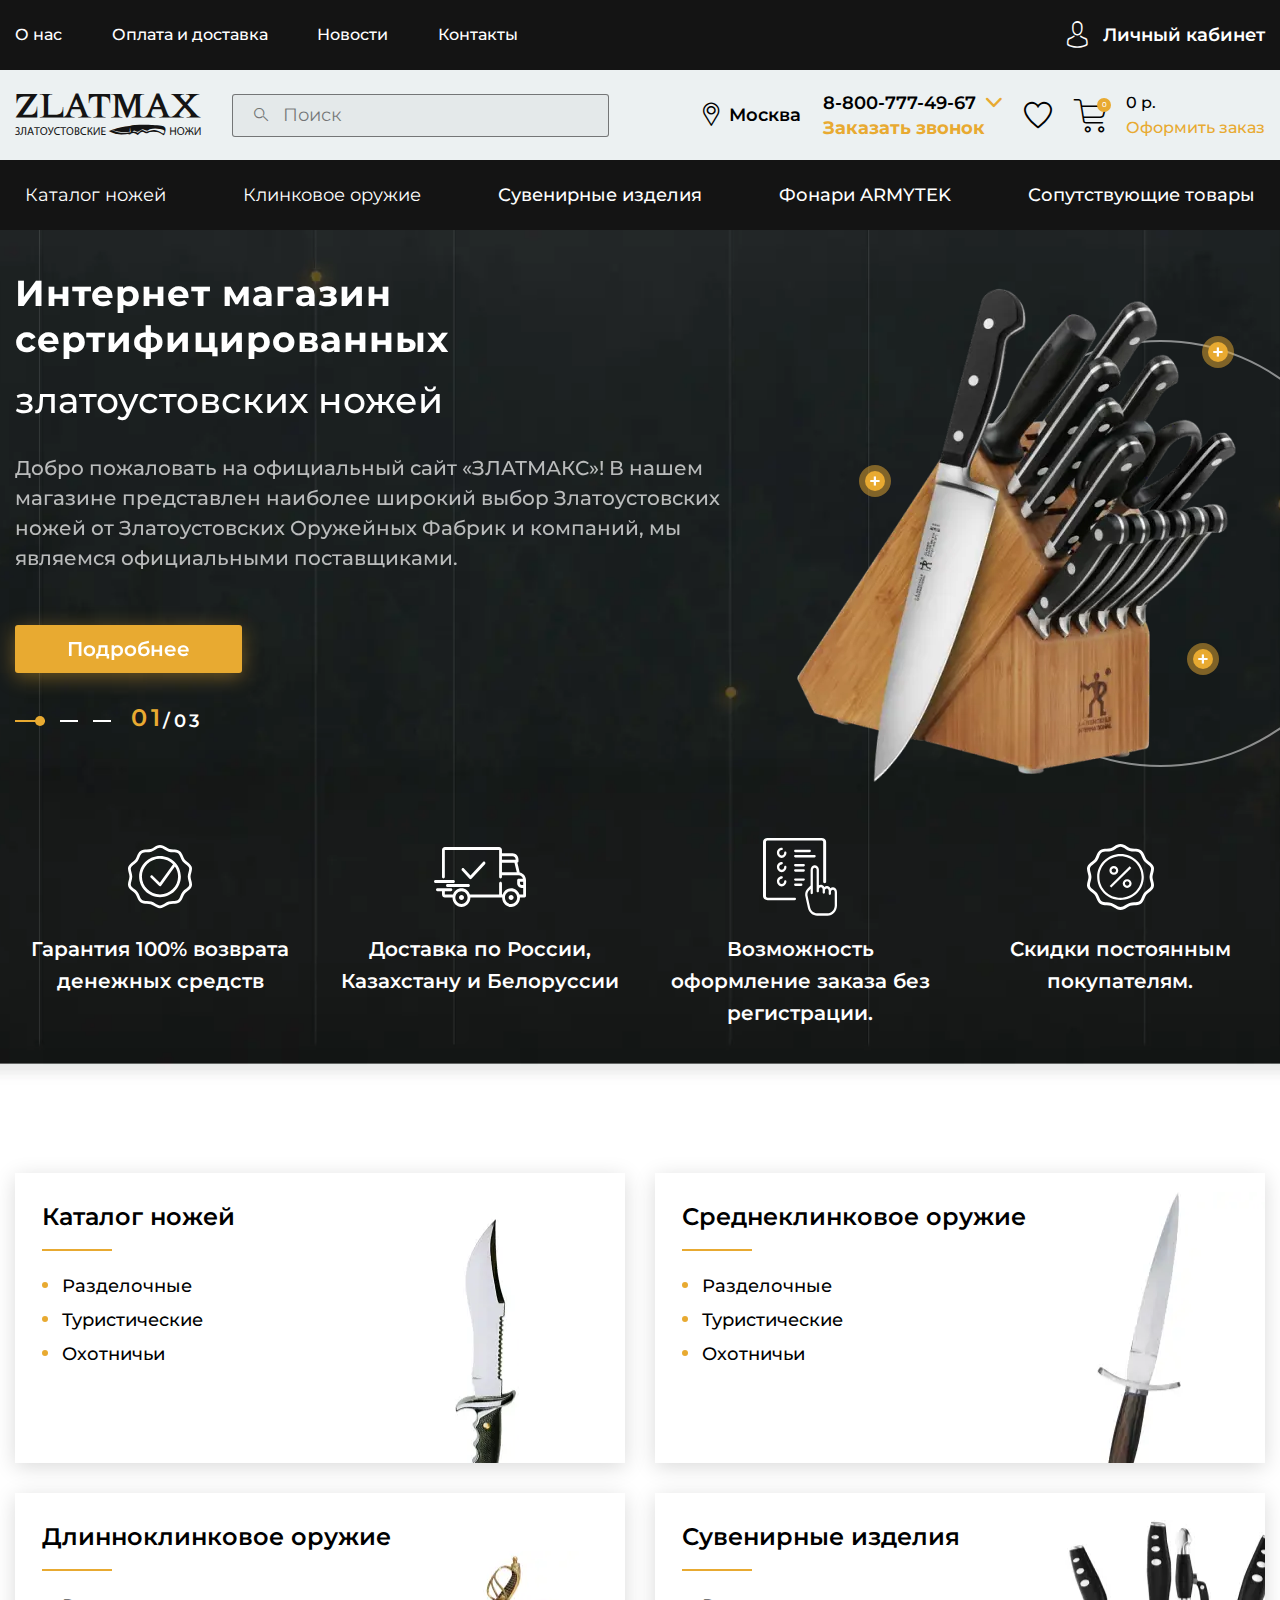
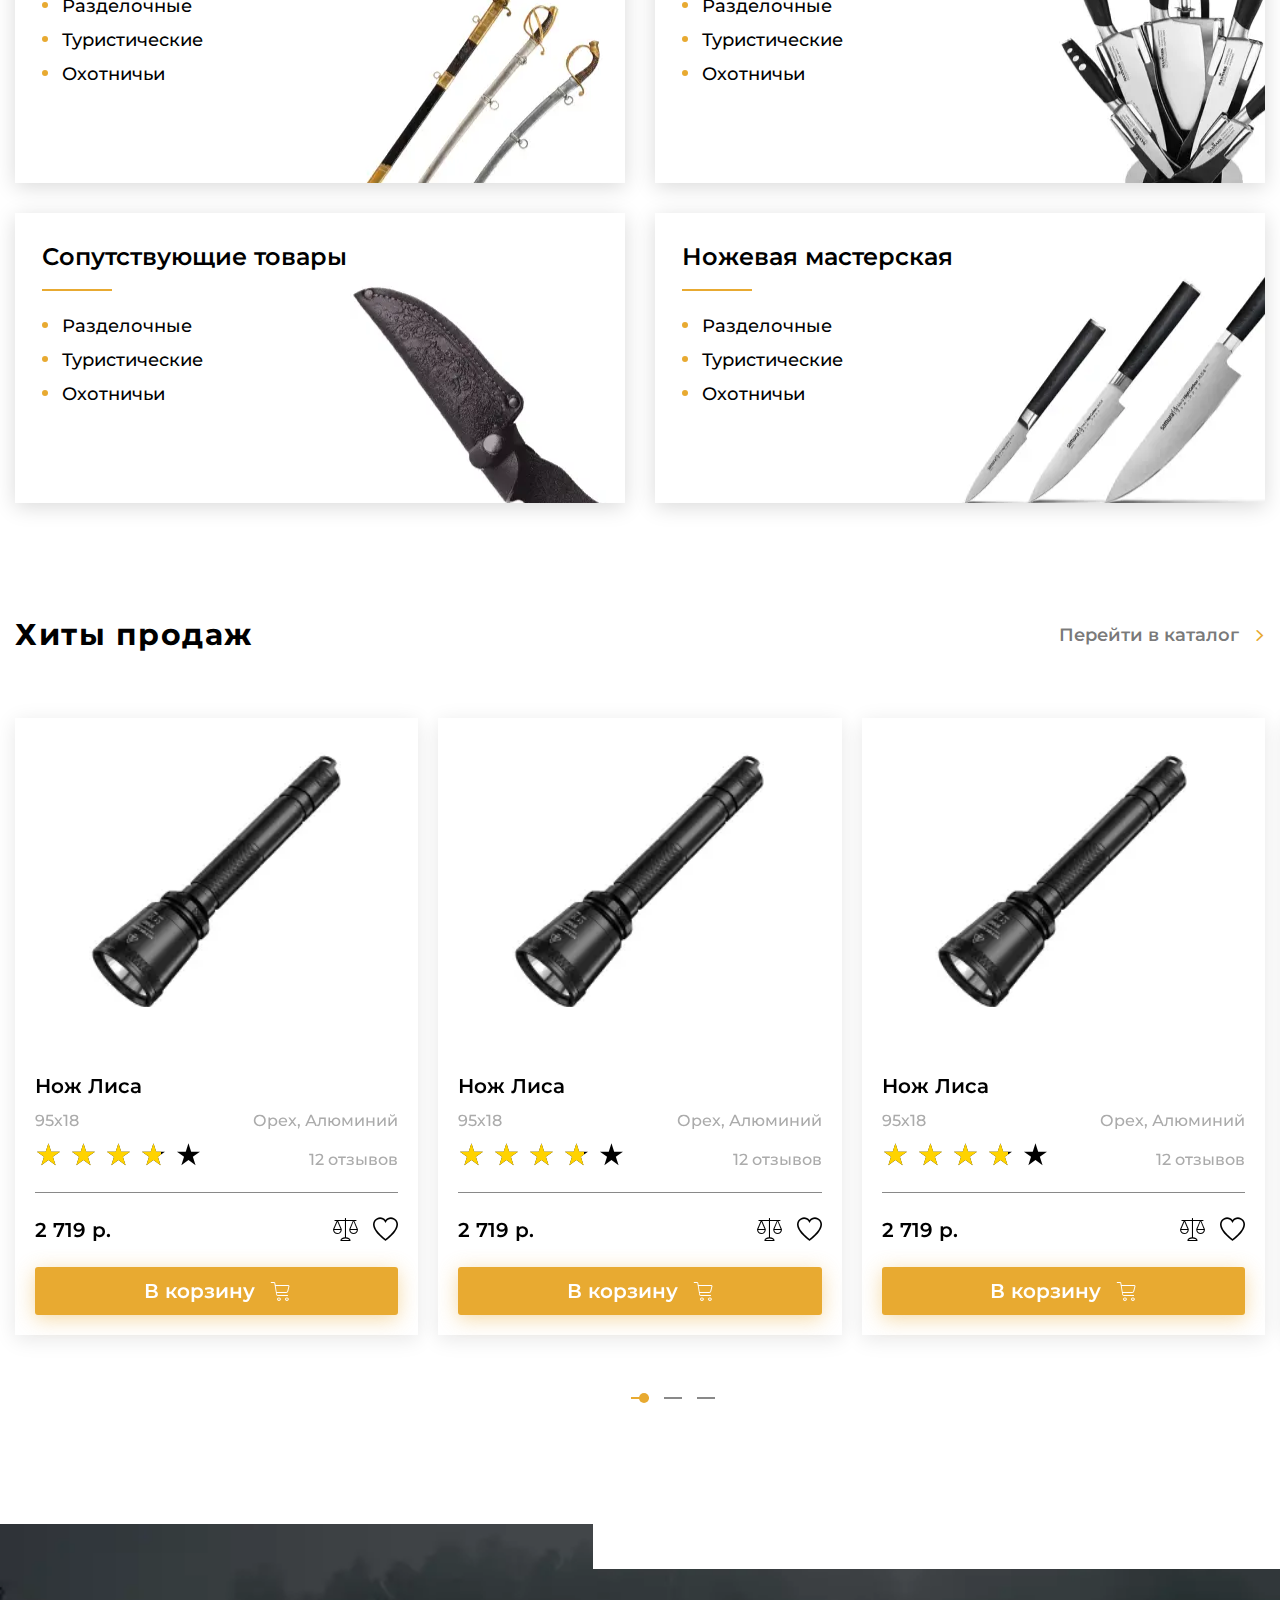
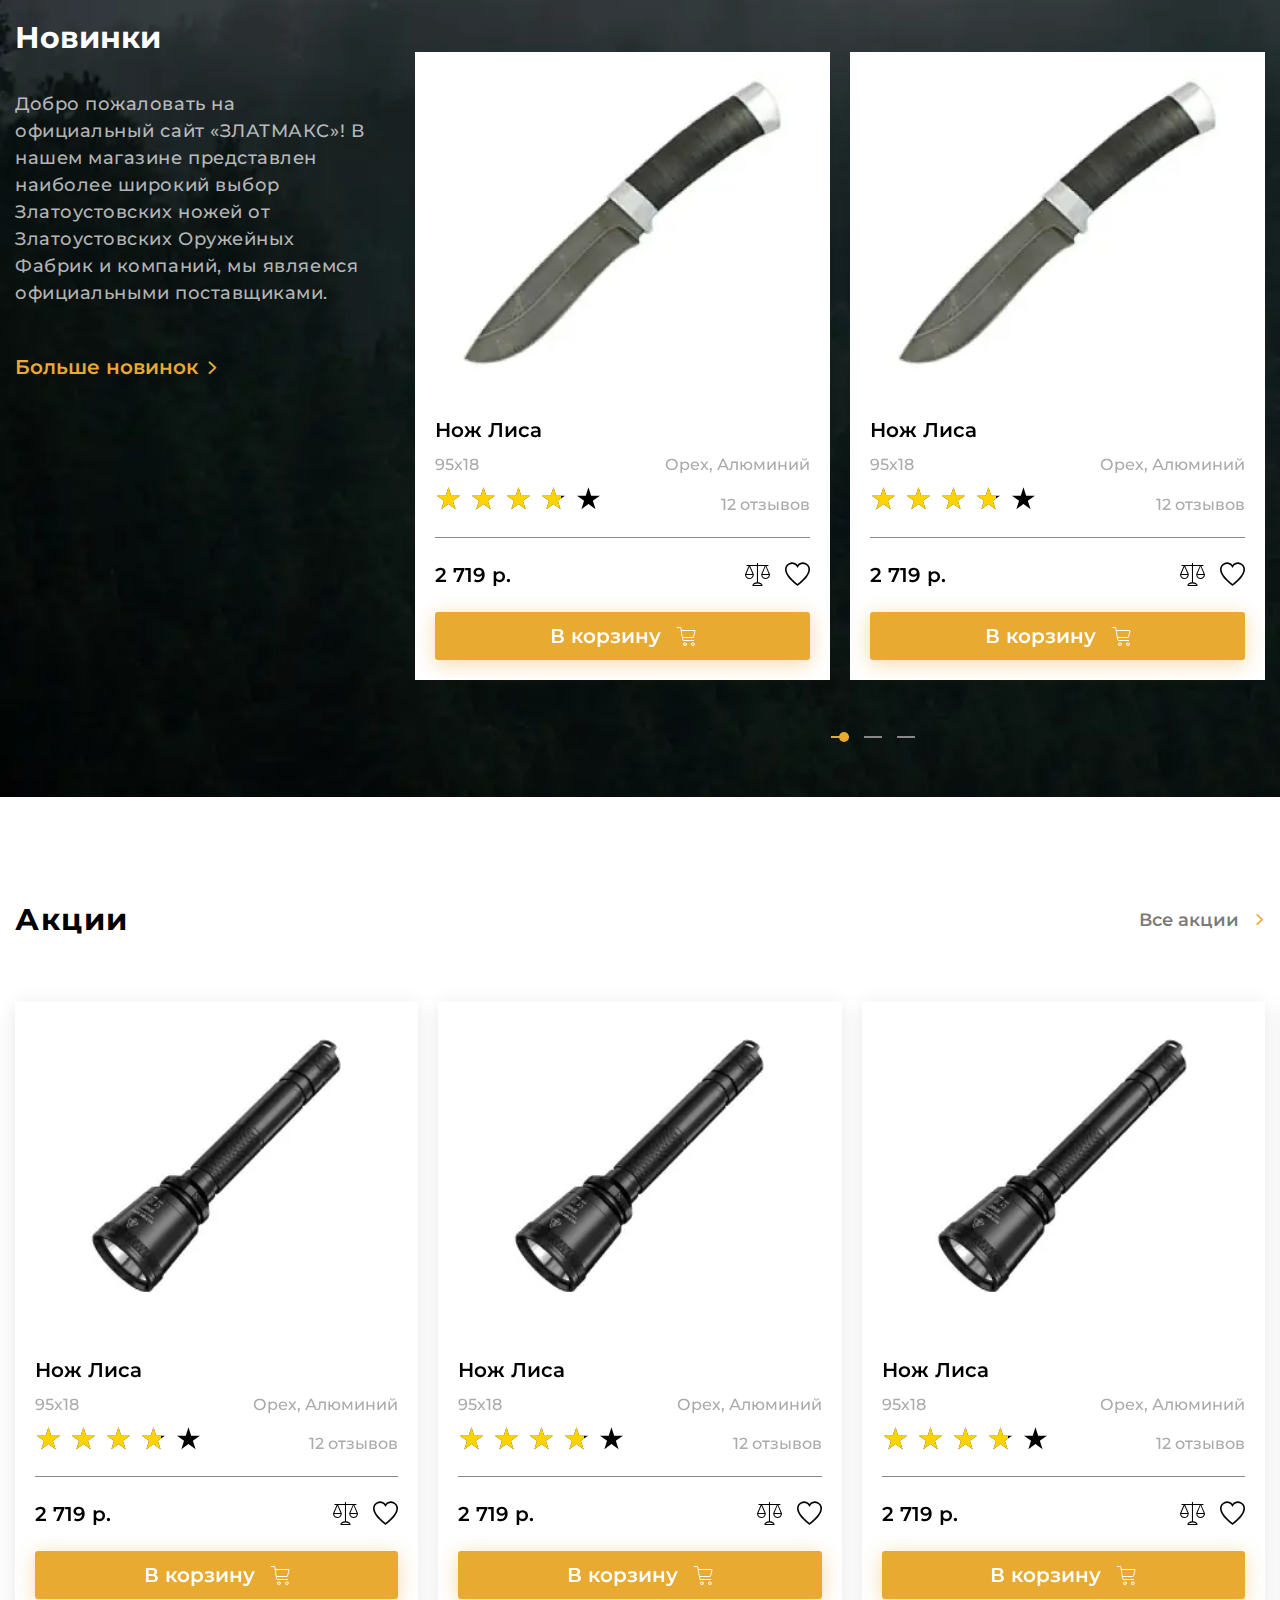
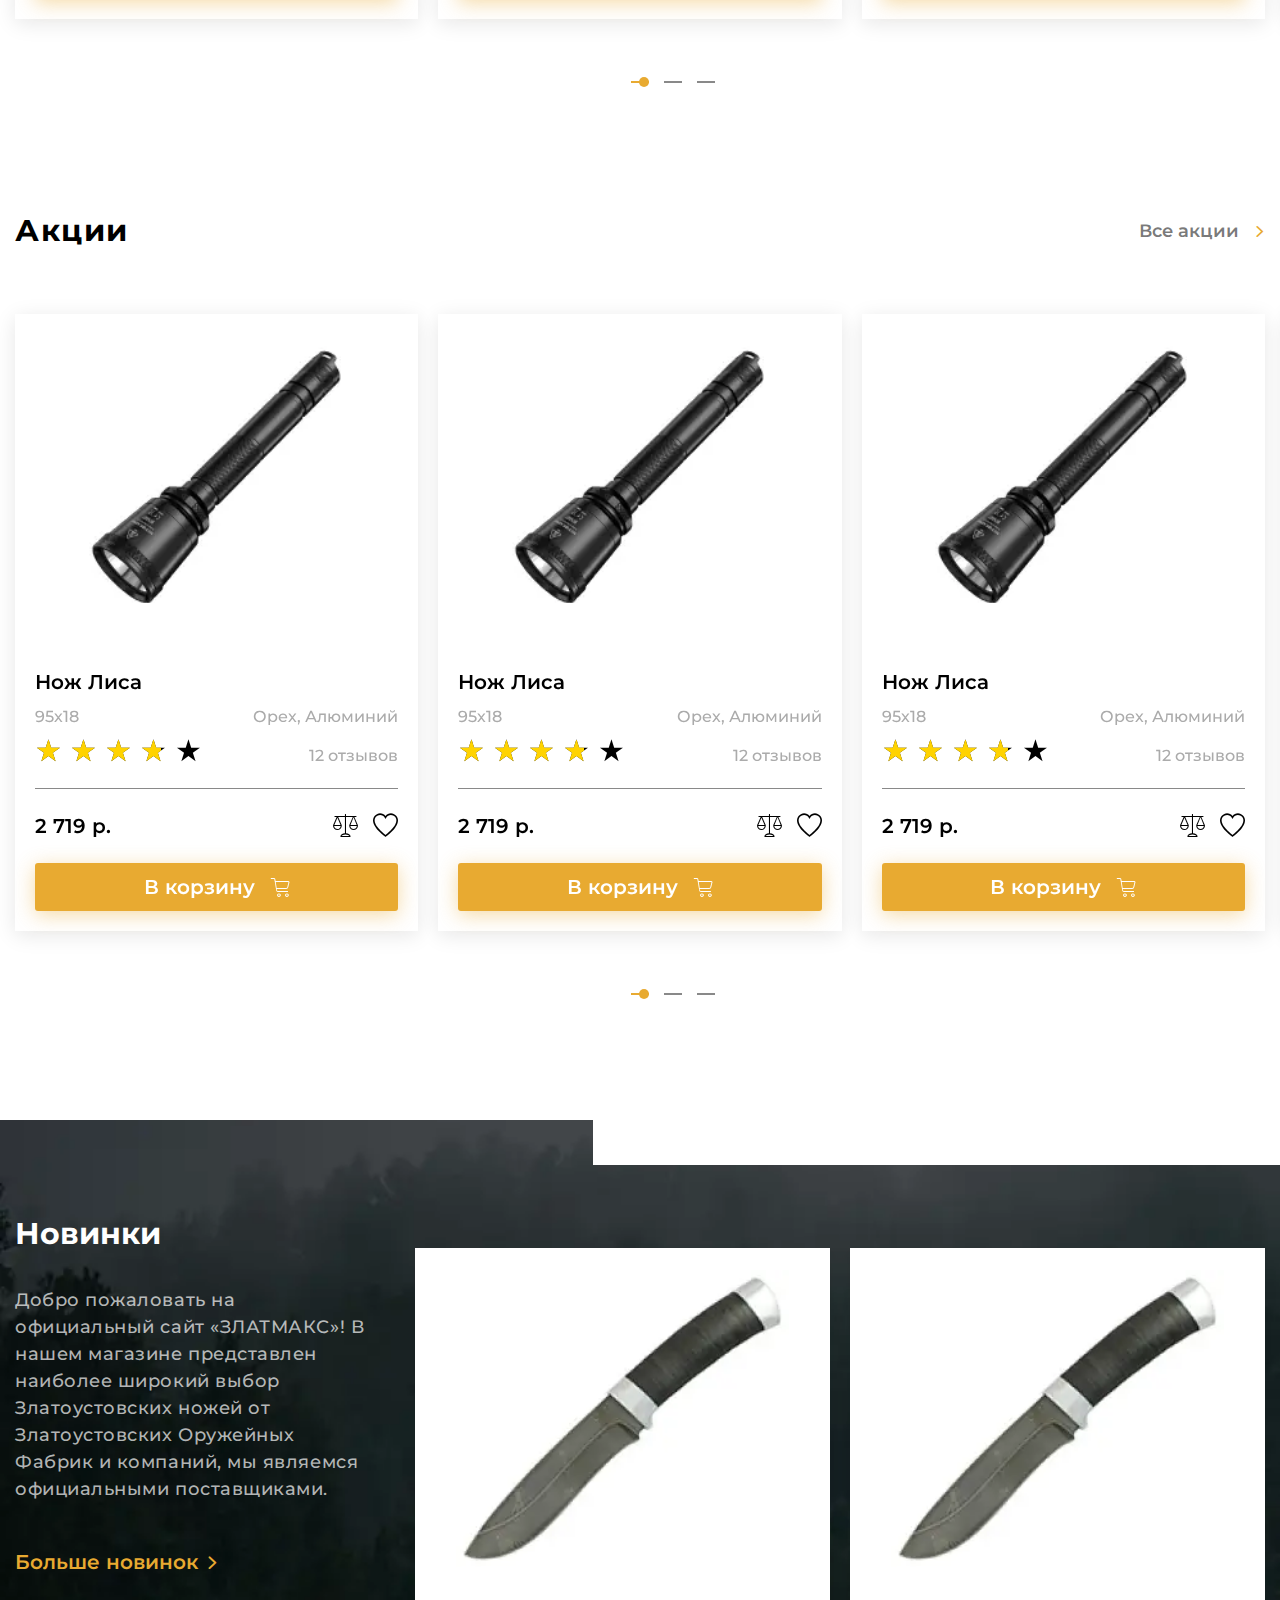
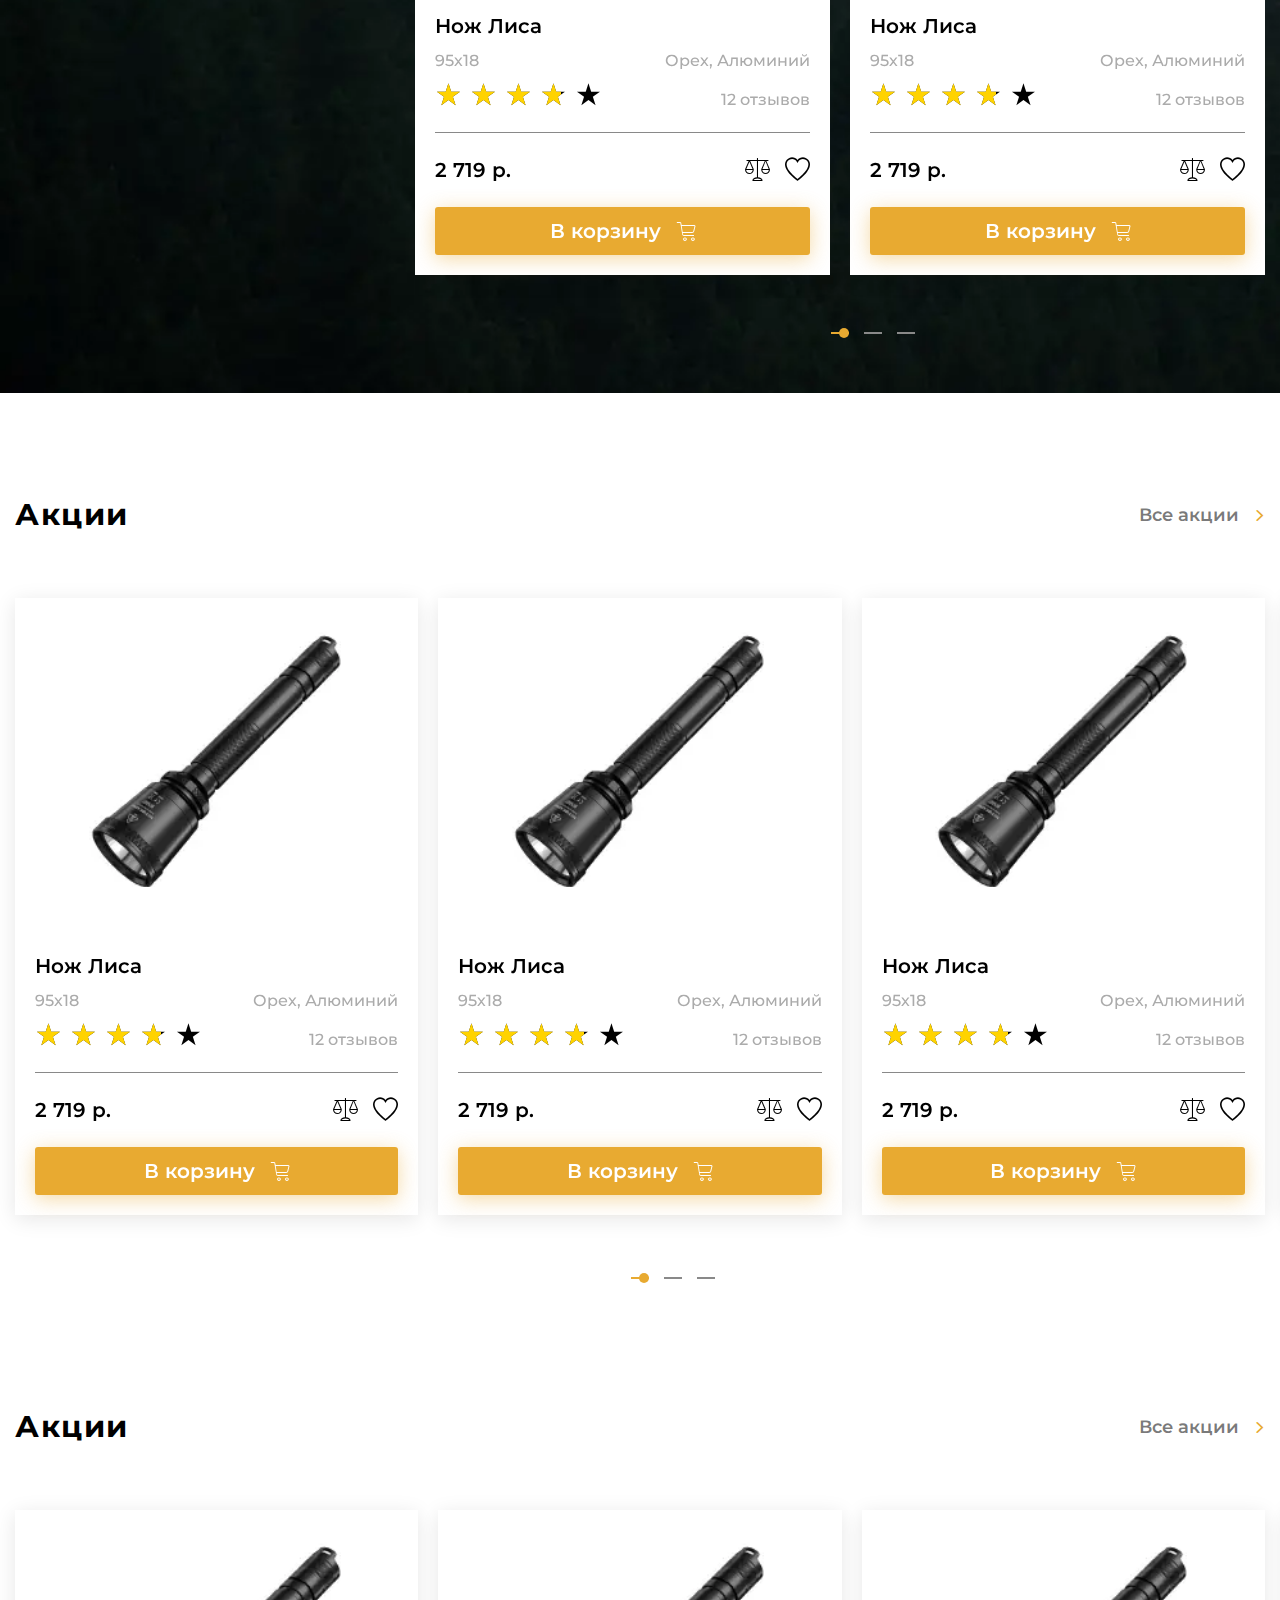
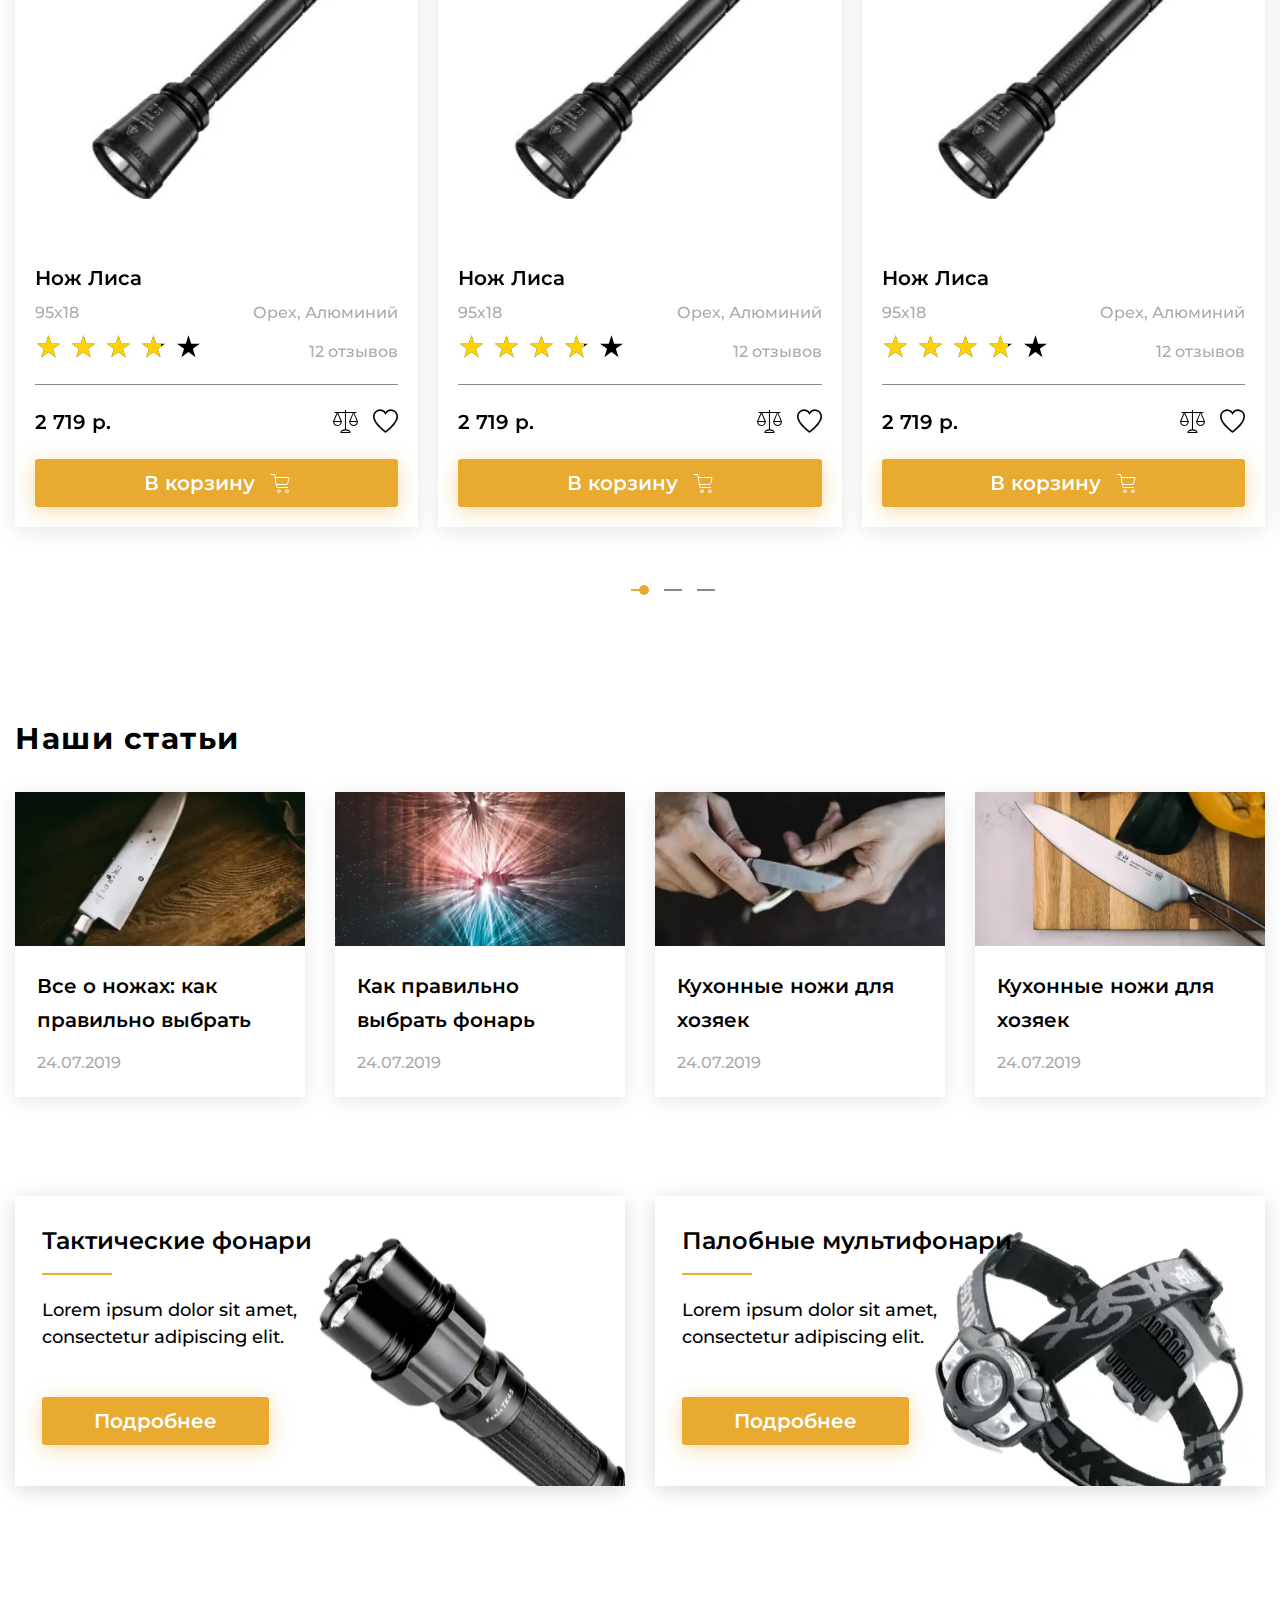
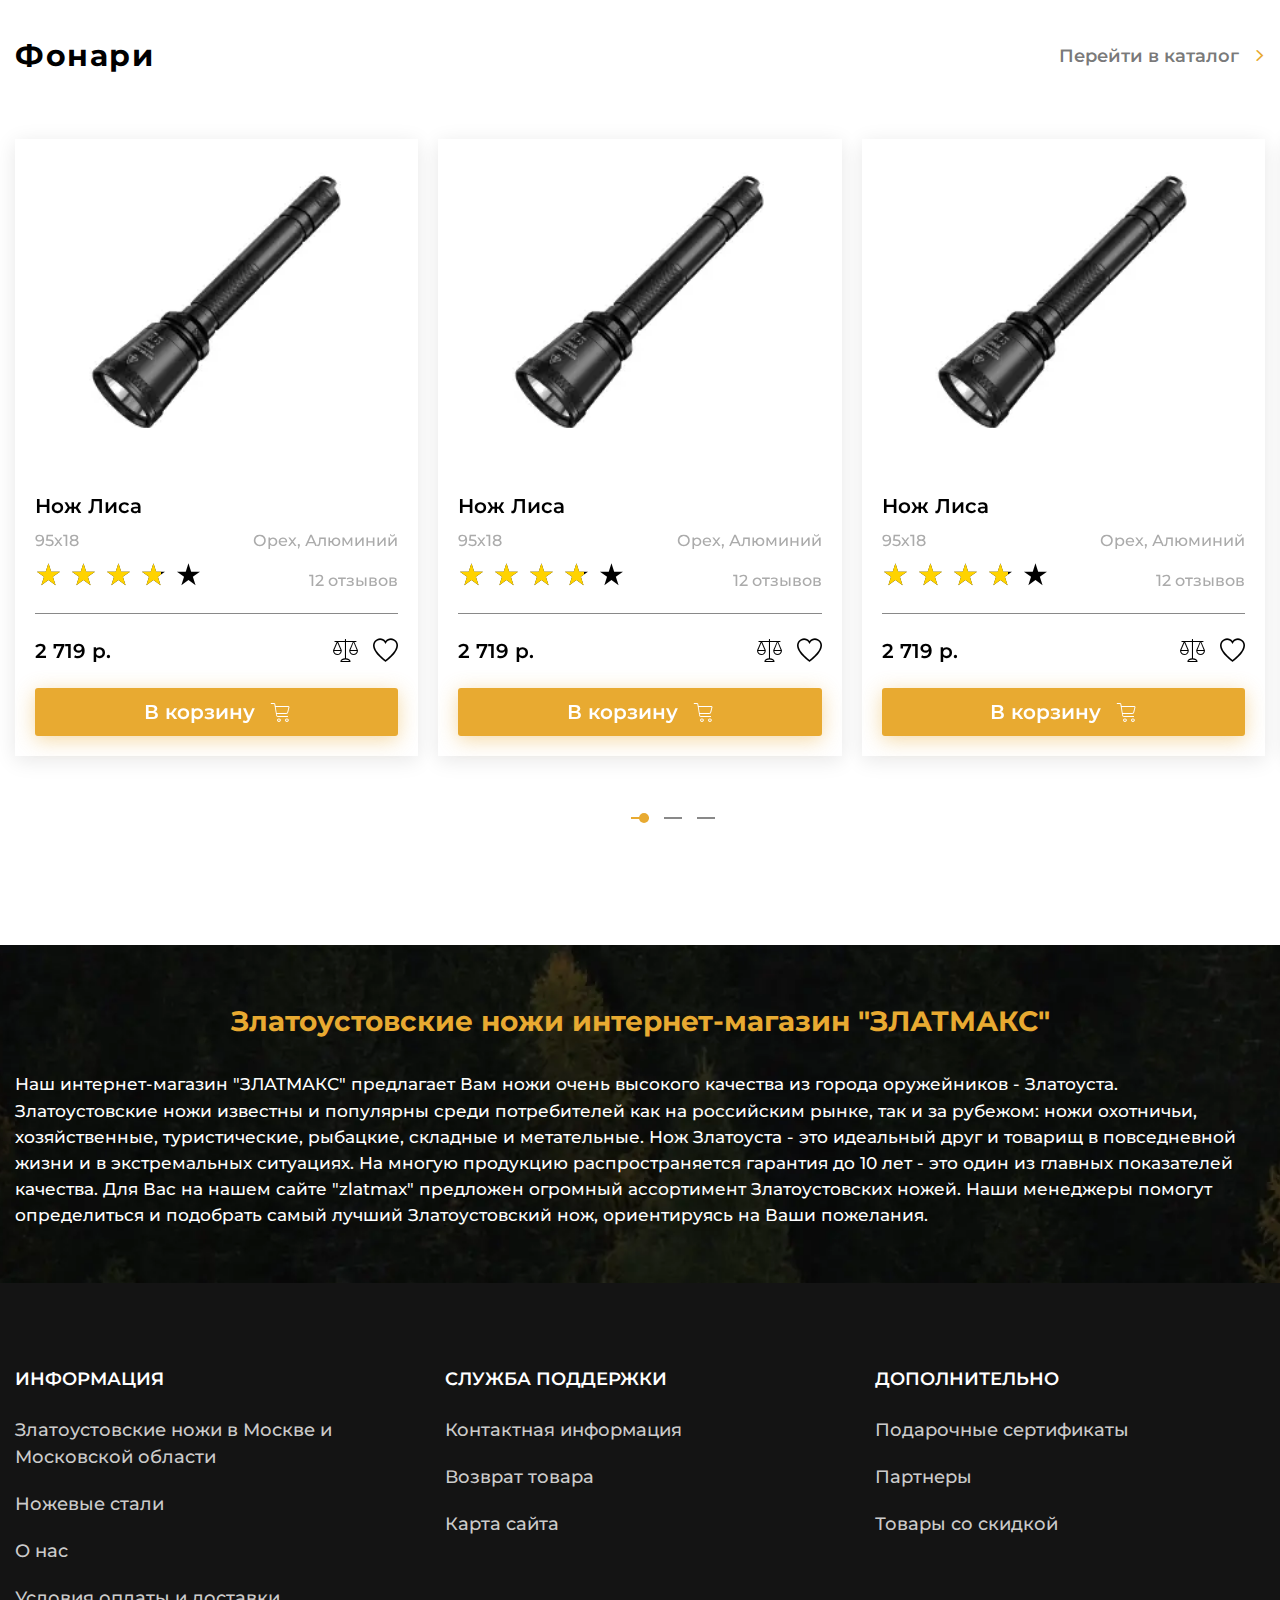
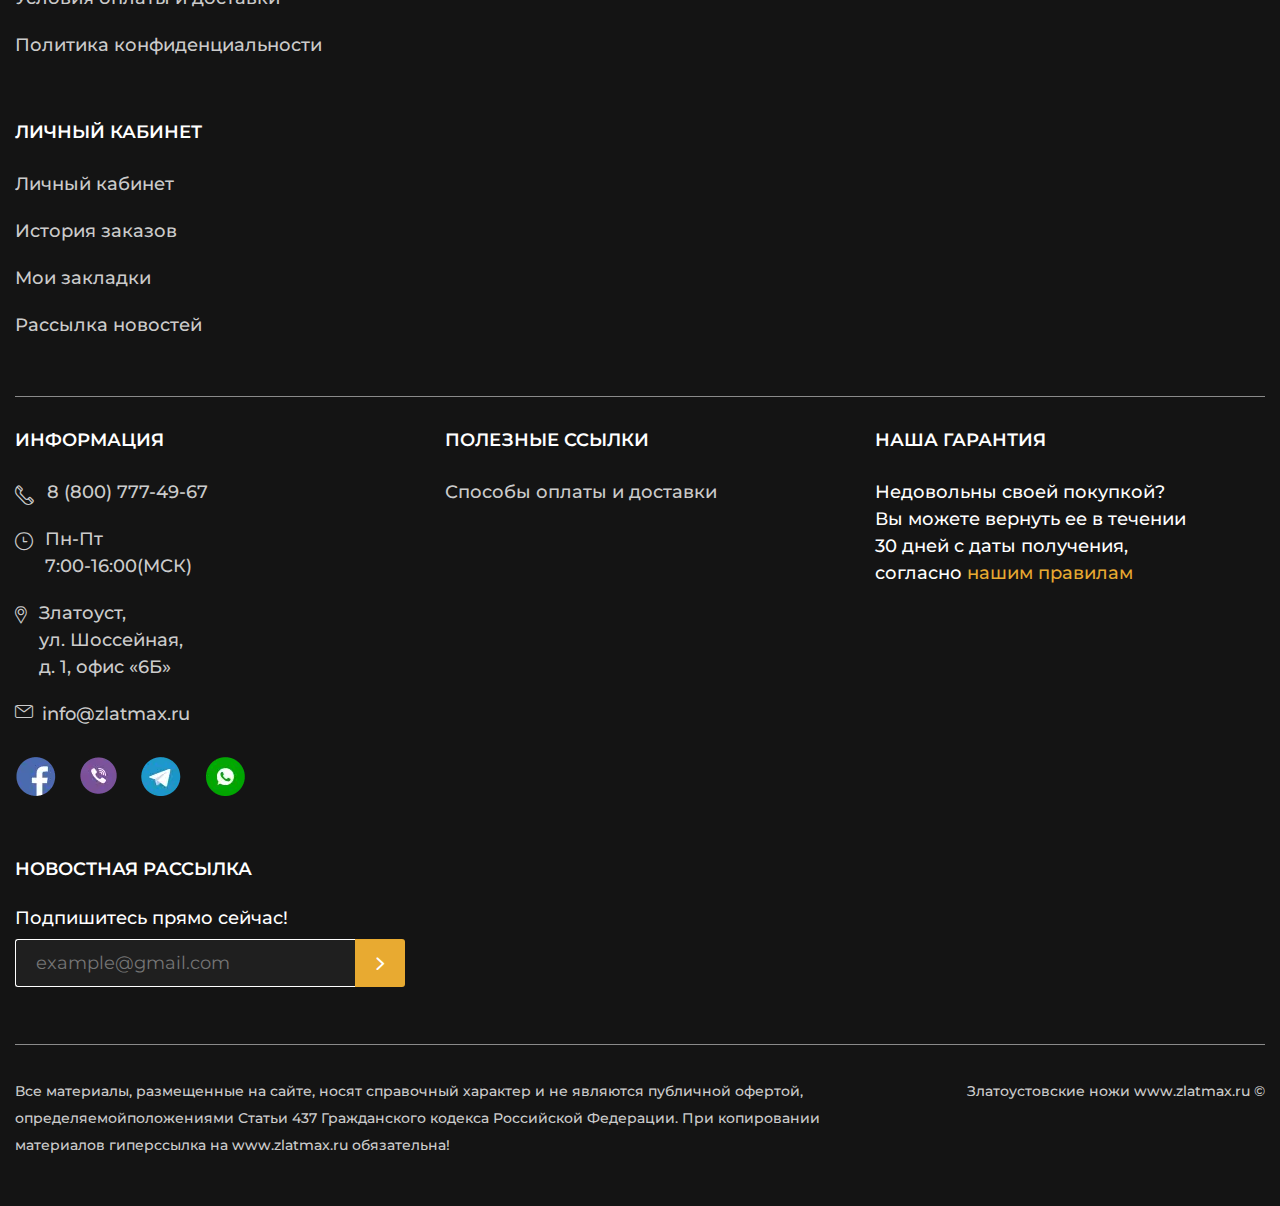
<file: index.html>
<!DOCTYPE html>
<html lang="ru">

<head>
	<title>Главная</title>
	<meta charset="UTF-8">
	<meta name="format-detection" content="telephone=no">
	<!-- <style>body{opacity: 0;}</style> -->
	<link rel="stylesheet" href="css/style.min.css?_v=20220531133506">
	<link rel="shortcut icon" href="favicon.ico">
	<!-- <meta name="robots" content="noindex, nofollow"> -->
	<meta name="viewport" content="width=device-width, initial-scale=1.0">
</head>

<body>
	<div class="wrapper">
		<header class="header">
			<div class="header__top top-header">
				<div class="top-header__container">
					<nav class="top-header__menu menu-top-header">
						<ul data-da=".menu__body,991.98" class="menu-top-header__list">
							<li class="menu-top-header__item menu-top-header__item_catalog"><a href="#" class="menu-top-header__link menu-top-header__link_catalog _icon-arrow-bottom">Каталог товаров</a></li>
							<li class="menu-top-header__item"><a href="#" class="menu-top-header__link">О нас</a></li>
							<li class="menu-top-header__item"><a href="#" class="menu-top-header__link">Оплата и доставка</a></li>
							<li class="menu-top-header__item"><a href="#" class="menu-top-header__link">Новости</a></li>
							<li class="menu-top-header__item"><a href="#" class="menu-top-header__link">Контакты</a></li>
						</ul>
					</nav>

					<a href="#" class="top-header__user _icon-user"><span>Личный кабинет</span></a>
					<nav hidden class="menu">
						<button type="button" class="menu__icon icon-menu"><span></span></button>
						<div class="menu__body">
						</div>
					</nav>
				</div>
			</div>
			<div class="header__body body-header">
				<div class="body-header__container">
					<a href="#" class="body-header__logo"></a>
					<div data-da=".catalog-header__container,479.98" class="body-header__search">
						<form action="#" class="search-header">
							<button type="submit" class="search-header__button _icon-search"></button>
							<input autocomplete="off" type="text" name="form[]" data-error="Ошибка" placeholder="Поиск" class="search-header__input">
						</form>
					</div>
					<div class="body-header__actions actions-header">
						<a href="#" class="actions-header__location _icon-location"><span>Москва</span></a>
						<div data-da=".top-header__container,991.98,first" class="actions-header__phones phones-header">
							<div data-spollers class="phones-header__items">
								<div class="phones-header__item">
									<a href="tel:88007774967" class="phones-header__phone"><span>8-800-777-49-67</span></a>
									<button type="button" data-spoller class="phones-header__arrow _icon-arrow-bottom"></button>
									<ul class="phones-header__list">
										<li><a href="tel:88007774968" class="phones-header__phone">8-800-777-49-68</a></li>
										<li><a href="tel:88007774969" class="phones-header__phone">8-800-777-49-69</a></li>
										<li><a href="tel:88007774970" class="phones-header__phone">8-800-777-49-70</a></li>
										<li><a href="tel:88007774971" class="phones-header__phone">8-800-777-49-71</a></li>
									</ul>
								</div>
							</div>
							<button type="button" data-popup="#callback" class="phones-header__callback">Заказать
								звонок</button>
						</div>
						<a href="#" data-da=".top-header__container,991.98,2" class="actions-header__favorite _icon-favorite"></a>
						<a href="#" data-da=".top-header__container,991.98,2" class="actions-header__cart cart-header">
							<div class="cart-header__icon _icon-cart"><span>0</span></div>
							<div class="cart-header__body">
								<div class="cart-header__summ">0 р.</div>
								<div class="cart-header__link">Оформить заказ</div>
							</div>
						</a>
					</div>
				</div>
			</div>
			<div class="header__catalog catalog-header">
				<div class="catalog-header__container">
					<nav class="catalog-header__menu menu-catalog">
						<button type="button" class="menu-catalog__back _icon-back">Назад</button>
						<ul class="menu-catalog__list">
							<li class="menu-catalog__item"> <button data-parent="1" class="menu-catalog__link">Каталог ножей</button></li>
							<li class="menu-catalog__item"> <button data-parent="2" class="menu-catalog__link">Клинковое оружие</button></li>
							<li class="menu-catalog__item"> <a href="#" class="menu-catalog__link">Сувенирные изделия</a></li>
							<li class="menu-catalog__item"> <a href="#" class="menu-catalog__link">Фонари ARMYTEK</a></li>
							<li class="menu-catalog__item"> <a href="#" class="menu-catalog__link">Сопутствующие товары</a></li>
						</ul>
					</nav>
					<div class="menu-catalog__sub-menu sub-menu-catalog">
						<button type="button" class="sub-menu-catalog__back _icon-back">Назад</button>
						<div class="sub-menu-catalog__container">
							<div hidden data-submenu="1" class="sub-menu-catalog__block">
								<div class="sub-menu-catalog__category">
									<a href="#" class="sub-menu-catalog__link-category">Категория ножей</a>
								</div>
								<div class="sub-menu-catalog__category">
									<a href="#" class="sub-menu-catalog__link-category">Производство ножей</a>
								</div>
								<div class="sub-menu-catalog__category">
									<a href="#" class="sub-menu-catalog__link-category">Ножи по маркам стали</a>
								</div>
								<div class="sub-menu-catalog__category">
									<a href="#" class="sub-menu-catalog__link-category">Заточка и полировка ножей</a>
								</div>
								<div class="sub-menu-catalog__category">
									<a href="#" class="sub-menu-catalog__link-category">Ножевая мастерская</a>
								</div>

								<ul class="sub-menu-catalog__list">
									<li class="sub-menu-catalog__item"> <a href="#" class="sub-menu-catalog__link">Разделочные ножи</a></li>
									<li class="sub-menu-catalog__item"> <a href="#" class="sub-menu-catalog__link">Туристические ножи</a></li>
									<li class="sub-menu-catalog__item"> <a href="#" class="sub-menu-catalog__link">Ножи охотничьи</a></li>
									<li class="sub-menu-catalog__item"> <a href="#" class="sub-menu-catalog__link">Булатные ножи</a></li>
									<li class="sub-menu-catalog__item"> <a href="#" class="sub-menu-catalog__link">Ножи из дамаска</a></li>
									<li class="sub-menu-catalog__item"> <a href="#" class="sub-menu-catalog__link">Тактического назначения</a></li>
									<li class="sub-menu-catalog__item"> <a href="#" class="sub-menu-catalog__link">Метательные ножи</a></li>
									<li class="sub-menu-catalog__item"> <a href="#" class="sub-menu-catalog__link">Мачете и кукри</a></li>
									<li class="sub-menu-catalog__item"> <a href="#" class="sub-menu-catalog__link">Ножи кухонные</a></li>
								</ul>

								<ul class="sub-menu-catalog__list">
									<li class="sub-menu-catalog__item"> <a href="#" class="sub-menu-catalog__link">Ножи из стали 40х102С2М</a></li>
									<li class="sub-menu-catalog__item"> <a href="#" class="sub-menu-catalog__link">Ножи из стали 95х18</a></li>
									<li class="sub-menu-catalog__item"> <a href="#" class="sub-menu-catalog__link">Ножи из стали 100х13м</a></li>
									<li class="sub-menu-catalog__item"> <a href="#" class="sub-menu-catalog__link">Ножи из стали 110х18м-ШД</a></li>
									<li class="sub-menu-catalog__item"> <a href="#" class="sub-menu-catalog__link">Ножи из стали ЭИ-107 ТЦ</a></li>
									<li class="sub-menu-catalog__item"> <a href="#" class="sub-menu-catalog__link">Ножи из стали 50х14МФ</a></li>
									<li class="sub-menu-catalog__item"> <a href="#" class="sub-menu-catalog__link">Ножи из стали AUS-8</a></li>
									<li class="sub-menu-catalog__item"> <a href="#" class="sub-menu-catalog__link">Ножи из стали К340</a></li>
									<li class="sub-menu-catalog__item"> <a href="#" class="sub-menu-catalog__link">Ножи из стали М390</a></li>
									<li class="sub-menu-catalog__item"> <a href="#" class="sub-menu-catalog__link">Ножи из стали ЭП-766</a></li>
								</ul>

								<ul class="sub-menu-catalog__list">
									<li class="sub-menu-catalog__item"> <a href="#" class="sub-menu-catalog__link">Ножи АИР</a></li>
									<li class="sub-menu-catalog__item"> <a href="#" class="sub-menu-catalog__link">Ножи ЗИК</a></li>
									<li class="sub-menu-catalog__item"> <a href="#" class="sub-menu-catalog__link">Ножи ЗЗОСС</a></li>
									<li class="sub-menu-catalog__item"> <a href="#" class="sub-menu-catalog__link">Ножи РОСоружие</a></li>
									<li class="sub-menu-catalog__item"> <a href="#" class="sub-menu-catalog__link">Ножи Оружейник</a></li>
									<li class="sub-menu-catalog__item"> <a href="#" class="sub-menu-catalog__link">Булат Сергея Баранова</a></li>
									<li class="sub-menu-catalog__item"> <a href="#" class="sub-menu-catalog__link">Булат Андрея Умерова</a></li>
									<li class="sub-menu-catalog__item"> <a href="#" class="sub-menu-catalog__link">Ножи Златко</a></li>
									<li class="sub-menu-catalog__item"> <a href="#" class="sub-menu-catalog__link">Ножи Стиль-М</a></li>
									<li class="sub-menu-catalog__item"> <a href="#" class="sub-menu-catalog__link">Оружейная компания</a></li>
								</ul>

								<ul class="sub-menu-catalog__list">
									<li class="sub-menu-catalog__item"> <a href="#" class="sub-menu-catalog__link">Ножевые клинки</a></li>
									<li class="sub-menu-catalog__item"> <a href="#" class="sub-menu-catalog__link">Заготовки для ножей</a></li>
									<li class="sub-menu-catalog__item"> <a href="#" class="sub-menu-catalog__link">Литье для ножей</a></li>
									<li class="sub-menu-catalog__item"> <a href="#" class="sub-menu-catalog__link">Материалы для рукоятей</a></li>
									<li class="sub-menu-catalog__item"> <a href="#" class="sub-menu-catalog__link">Уход за рукоятими ножей</a></li>
								</ul>

								<ul class="sub-menu-catalog__list">
									<li class="sub-menu-catalog__item"> <a href="#" class="sub-menu-catalog__link">Паста ГОИ</a></li>
									<li class="sub-menu-catalog__item"> <a href="#" class="sub-menu-catalog__link">Алмазная паста</a></li>
									<li class="sub-menu-catalog__item"> <a href="#" class="sub-menu-catalog__link">Бруски и камни для заточки</a></li>
									<li class="sub-menu-catalog__item"> <a href="#" class="sub-menu-catalog__link">Заточные системы</a></li>
								</ul>
								<div class="sub-menu-catalog__footer">
									<a href="#" class="sub-menu-catalog__all">Смотреть все</a>
								</div>
								<div class="sub-menu-catalog__footer">
									<a href="#" class="sub-menu-catalog__all">Смотреть все</a>
								</div>
								<div class="sub-menu-catalog__footer">
									<a href="#" class="sub-menu-catalog__all">Смотреть все</a>
								</div>
								<div class="sub-menu-catalog__footer">
									<a href="#" class="sub-menu-catalog__all">Смотреть все</a>
								</div>
								<div class="sub-menu-catalog__footer">
									<a href="#" class="sub-menu-catalog__all">Смотреть все</a>
								</div>

							</div>

							<div hidden data-submenu="2" class="sub-menu-catalog__block">
								<div class="sub-menu-catalog__category">
									<a href="#" class="sub-menu-catalog__link-category">Категория ножей</a>
								</div>
								<div class="sub-menu-catalog__category">
									<a href="#" class="sub-menu-catalog__link-category">Производство ножей</a>
								</div>
								<div class="sub-menu-catalog__category">
									<a href="#" class="sub-menu-catalog__link-category">Заточка и полировка ножей</a>
								</div>

								<ul class="sub-menu-catalog__list">
									<li class="sub-menu-catalog__item"> <a href="#" class="sub-menu-catalog__link">Разделочные ножи</a></li>
									<li class="sub-menu-catalog__item"> <a href="#" class="sub-menu-catalog__link">Туристические ножи</a></li>
									<li class="sub-menu-catalog__item"> <a href="#" class="sub-menu-catalog__link">Ножи охотничьи</a></li>
									<li class="sub-menu-catalog__item"> <a href="#" class="sub-menu-catalog__link">Булатные ножи</a></li>
									<li class="sub-menu-catalog__item"> <a href="#" class="sub-menu-catalog__link">Ножи из дамаска</a></li>
									<li class="sub-menu-catalog__item"> <a href="#" class="sub-menu-catalog__link">Тактического назначения</a></li>
									<li class="sub-menu-catalog__item"> <a href="#" class="sub-menu-catalog__link">Метательные ножи</a></li>
									<li class="sub-menu-catalog__item"> <a href="#" class="sub-menu-catalog__link">Мачете и кукри</a></li>
									<li class="sub-menu-catalog__item"> <a href="#" class="sub-menu-catalog__link">Ножи кухонные</a></li>
								</ul>
								<ul class="sub-menu-catalog__list">
									<li class="sub-menu-catalog__item"> <a href="#" class="sub-menu-catalog__link">Ножи АИР</a></li>
									<li class="sub-menu-catalog__item"> <a href="#" class="sub-menu-catalog__link">Ножи ЗИК</a></li>
									<li class="sub-menu-catalog__item"> <a href="#" class="sub-menu-catalog__link">Ножи ЗЗОСС</a></li>
									<li class="sub-menu-catalog__item"> <a href="#" class="sub-menu-catalog__link">Ножи РОСоружие</a></li>
									<li class="sub-menu-catalog__item"> <a href="#" class="sub-menu-catalog__link">Ножи Оружейник</a></li>
									<li class="sub-menu-catalog__item"> <a href="#" class="sub-menu-catalog__link">Булат Сергея Баранова</a></li>
									<li class="sub-menu-catalog__item"> <a href="#" class="sub-menu-catalog__link">Булат Андрея Умерова</a></li>
									<li class="sub-menu-catalog__item"> <a href="#" class="sub-menu-catalog__link">Ножи Златко</a></li>
									<li class="sub-menu-catalog__item"> <a href="#" class="sub-menu-catalog__link">Ножи Стиль-М</a></li>
									<li class="sub-menu-catalog__item"> <a href="#" class="sub-menu-catalog__link">Оружейная компания</a></li>
								</ul>

								<ul class="sub-menu-catalog__list">
									<li class="sub-menu-catalog__item"> <a href="#" class="sub-menu-catalog__link">Ножевые клинки</a></li>
									<li class="sub-menu-catalog__item"> <a href="#" class="sub-menu-catalog__link">Заготовки для ножей</a></li>
									<li class="sub-menu-catalog__item"> <a href="#" class="sub-menu-catalog__link">Литье для ножей</a></li>
									<li class="sub-menu-catalog__item"> <a href="#" class="sub-menu-catalog__link">Материалы для рукоятей</a></li>
									<li class="sub-menu-catalog__item"> <a href="#" class="sub-menu-catalog__link">Уход за рукоятими ножей</a></li>
								</ul>

								<div class="sub-menu-catalog__footer">
									<a href="#" class="sub-menu-catalog__all">Смотреть все</a>
								</div>
								<div class="sub-menu-catalog__footer">
									<a href="#" class="sub-menu-catalog__all">Смотреть все</a>
								</div>
								<div class="sub-menu-catalog__footer">
									<a href="#" class="sub-menu-catalog__all">Смотреть все</a>
								</div>
							</div>
						</div>
					</div>
				</div>
			</div>
		</header>
		<main class="page page_home">
			<section class="page__main-block main-block">
				<div class="main-block__container">
					<div class="main-block__body">
						<div class="main-block__slider swiper">
							<div class="main-block__wrapper swiper-wrapper">
								<div class="main-block__slide slide-main-block swiper-slide">
									<div class="slide-main-block__content">
										<h2 data-swiper-parallax="-100" class="slide-main-block__title">Интернет магазин
											сертифицированных</h2>
										<div data-swiper-parallax="-150" class="slide-main-block__sub-title">
											златоустовских ножей</div>
										<div data-swiper-parallax="-200" class="slide-main-block__text">Добро пожаловать
											на официальный сайт «ЗЛАТМАКС»! В нашем магазине представлен наиболее
											широкий выбор Златоустовских ножей от Златоустовских Оружейных Фабрик и
											компаний, мы являемся официальными поставщиками.</div>
									</div>
									<a data-swiper-parallax="-300" href="#" class="slide-main-block__button button">Подробнее</a>
								</div>
								<div class="main-block__slide slide-main-block swiper-slide">
									<div class="slide-main-block__content">
										<h2 data-swiper-parallax="-100" class="slide-main-block__title">Интернет магазин
											сертифицированных</h2>
										<div data-swiper-parallax="-150" class="slide-main-block__sub-title">
											златоустовских ножей</div>
										<div data-swiper-parallax="-200" class="slide-main-block__text">Добро пожаловать
											на официальный сайт «ЗЛАТМАКС»! В нашем магазине представлен наиболее
											широкий выбор Златоустовских ножей от Златоустовских Оружейных Фабрик и
											компаний, мы являемся официальными поставщиками.</div>
									</div>
									<a data-swiper-parallax="-300" href="#" class="slide-main-block__button button">Подробнее</a>
								</div>
								<div class="main-block__slide slide-main-block swiper-slide">
									<div class="slide-main-block__content">
										<h2 data-swiper-parallax="-100" class="slide-main-block__title">Интернет магазин
											сертифицированных</h2>
										<div data-swiper-parallax="-150" class="slide-main-block__sub-title">
											златоустовских ножей</div>
										<div data-swiper-parallax="-200" class="slide-main-block__text">Добро пожаловать
											на официальный сайт «ЗЛАТМАКС»! В нашем магазине представлен наиболее
											широкий выбор Златоустовских ножей от Златоустовских Оружейных Фабрик и
											компаний, мы являемся официальными поставщиками.</div>
									</div>
									<a data-swiper-parallax="-300" href="#" class="slide-main-block__button button">Подробнее</a>
								</div>
							</div>
							<div class="main-block__controll controll-main-block">
								<div class="controll-main-block__dotts"></div>
								<div class="controll-main-block__fraction fraction-controll">
									<span class="fraction-controll__current">01</span>/ <span class="fraction-controll__all">0</span>
								</div>
							</div>
						</div>
						<div class="main-block__media media-main-block">
							<div class="media-main-block__body">
								<div class="media-main-block__image">
									<picture><source srcset="img/main-page/main-block/image.webp" type="image/webp"><img src="img/main-page/main-block/image.png" alt="изображение ножей"></picture>
								</div>
								<div class="media-main-block__tips">
									<button type="button" data-tippy-content="Подсказка" class="media-main-block__tip media-main-block__tip_1"><span>+</span></button>
									<button type="button" data-tippy-content="Подсказка" class="media-main-block__tip media-main-block__tip_2"><span>+</span></button>
									<button type="button" data-tippy-content="Подсказка" class="media-main-block__tip media-main-block__tip_3"><span>+</span></button>
								</div>
							</div>
						</div>
					</div>
					<div class="main-block__advantages advantages-main">
						<div class="advantages-main__item">
							<div class="advantages-main__icon">
								<img src="img/main-page/main-block/icons/01.svg" alt="Иконка">
							</div>
							<div class="advantages-main__text">Гарантия 100% возврата денежных средств</div>
						</div>
						<div class="advantages-main__item">
							<div class="advantages-main__icon">
								<img src="img/main-page/main-block/icons/02.svg" alt="Иконка">
							</div>
							<div class="advantages-main__text">Доставка по России, Казахстану и Белоруссии</div>
						</div>
						<div class="advantages-main__item">
							<div class="advantages-main__icon">
								<img src="img/main-page/main-block/icons/03.svg" alt="Иконка">
							</div>
							<div class="advantages-main__text">Возможность оформление заказа без регистрации.</div>
						</div>
						<div class="advantages-main__item">
							<div class="advantages-main__icon">
								<img src="img/main-page/main-block/icons/04.svg" alt="Иконка">
							</div>
							<div class="advantages-main__text">Скидки постоянным покупателям. </div>
						</div>
					</div>
				</div>
			</section>
			<section class="page__catalog-cards catalog-cards">
				<div class="catalog-cards__container">
					<div class="catalog-cards__item item-catalog-cards">
						<div class="item-catalog-cards__body">
							<h3 class="item-catalog-cards__title">
								<a href="#" class="item-catalog-cards__link-title">Каталог ножей</a>
							</h3>
							<ul class="item-catalog-cards__list">
								<li class="item-catalog-cards__item"> <a href="#" class="item-catalog-cards__link">Разделочные</a></li>
								<li class="item-catalog-cards__item"> <a href="#" class="item-catalog-cards__link">Туристические</a></li>
								<li class="item-catalog-cards__item"> <a href="#" class="item-catalog-cards__link">Охотничьи</a></li>
							</ul>
						</div>
						<div class="item-catalog-cards__image">
							<picture><source srcset="img/main-page/catalog-cards/01.webp" type="image/webp"><img src="img/main-page/catalog-cards/01.jpg" alt="Изображение ножа"></picture>
						</div>
					</div>
					<div class="catalog-cards__item item-catalog-cards">
						<div class="item-catalog-cards__body">
							<h3 class="item-catalog-cards__title">
								<a href="#" class="item-catalog-cards__link-title">Среднеклинковое оружие</a>
							</h3>
							<ul class="item-catalog-cards__list">
								<li class="item-catalog-cards__item"> <a href="#" class="item-catalog-cards__link">Разделочные</a></li>
								<li class="item-catalog-cards__item"> <a href="#" class="item-catalog-cards__link">Туристические</a></li>
								<li class="item-catalog-cards__item"> <a href="#" class="item-catalog-cards__link">Охотничьи</a></li>
							</ul>
						</div>
						<div class="item-catalog-cards__image">
							<picture><source srcset="img/main-page/catalog-cards/02.webp" type="image/webp"><img src="img/main-page/catalog-cards/02.jpg" alt="Изображение ножа"></picture>
						</div>
					</div>
					<div class="catalog-cards__item item-catalog-cards">
						<div class="item-catalog-cards__body">
							<h3 class="item-catalog-cards__title">
								<a href="#" class="item-catalog-cards__link-title">Длинноклинковое оружие</a>
							</h3>
							<ul class="item-catalog-cards__list">
								<li class="item-catalog-cards__item"> <a href="#" class="item-catalog-cards__link">Разделочные</a></li>
								<li class="item-catalog-cards__item"> <a href="#" class="item-catalog-cards__link">Туристические</a></li>
								<li class="item-catalog-cards__item"> <a href="#" class="item-catalog-cards__link">Охотничьи</a></li>
							</ul>
						</div>
						<div class="item-catalog-cards__image">
							<picture><source srcset="img/main-page/catalog-cards/03.webp" type="image/webp"><img src="img/main-page/catalog-cards/03.jpg" alt="Изображение ножа"></picture>
						</div>
					</div>
					<div class="catalog-cards__item item-catalog-cards">
						<div class="item-catalog-cards__body">
							<h3 class="item-catalog-cards__title">
								<a href="#" class="item-catalog-cards__link-title">Сувенирные изделия</a>
							</h3>
							<ul class="item-catalog-cards__list">
								<li class="item-catalog-cards__item"> <a href="#" class="item-catalog-cards__link">Разделочные</a></li>
								<li class="item-catalog-cards__item"> <a href="#" class="item-catalog-cards__link">Туристические</a></li>
								<li class="item-catalog-cards__item"> <a href="#" class="item-catalog-cards__link">Охотничьи</a></li>
							</ul>
						</div>
						<div class="item-catalog-cards__image">
							<picture><source srcset="img/main-page/catalog-cards/04.webp" type="image/webp"><img src="img/main-page/catalog-cards/04.jpg" alt="Изображение ножа"></picture>
						</div>
					</div>
					<div class="catalog-cards__item item-catalog-cards">
						<div class="item-catalog-cards__body">
							<h3 class="item-catalog-cards__title">
								<a href="#" class="item-catalog-cards__link-title">Сопутствующие товары</a>
							</h3>
							<ul class="item-catalog-cards__list">
								<li class="item-catalog-cards__item"> <a href="#" class="item-catalog-cards__link">Разделочные</a></li>
								<li class="item-catalog-cards__item"> <a href="#" class="item-catalog-cards__link">Туристические</a></li>
								<li class="item-catalog-cards__item"> <a href="#" class="item-catalog-cards__link">Охотничьи</a></li>
							</ul>
						</div>
						<div class="item-catalog-cards__image">
							<picture><source srcset="img/main-page/catalog-cards/05.webp" type="image/webp"><img src="img/main-page/catalog-cards/05.jpg" alt="Изображение ножа"></picture>
						</div>
					</div>
					<div class="catalog-cards__item item-catalog-cards">
						<div class="item-catalog-cards__body">
							<h3 class="item-catalog-cards__title">
								<a href="#" class="item-catalog-cards__link-title">Ножевая мастерская</a>
							</h3>
							<ul class="item-catalog-cards__list">
								<li class="item-catalog-cards__item"> <a href="#" class="item-catalog-cards__link">Разделочные</a></li>
								<li class="item-catalog-cards__item"> <a href="#" class="item-catalog-cards__link">Туристические</a></li>
								<li class="item-catalog-cards__item"> <a href="#" class="item-catalog-cards__link">Охотничьи</a></li>
							</ul>
						</div>
						<div class="item-catalog-cards__image">
							<picture><source srcset="img/main-page/catalog-cards/06.webp" type="image/webp"><img src="img/main-page/catalog-cards/06.jpg" alt="Изображение ножа"></picture>
						</div>
					</div>
				</div>
			</section>
			<section class=" page__hits-products hits-products">
				<div class="products-slider">
					<div class="products-slider__container">
						<div class="products-slider__header">
							<h2 class="products-slider__title">Хиты продаж</h2>
							<a href="" class="products-slider__more">Перейти в каталог</a>
						</div>
						<div class="products-slider__slider swiper">
							<div class="products-slider__wrapper swiper-wrapper">
								<div class="products-slider__slide swiper-slide">
									<article class="products-card">
										<a href="" class="products-card__image">
											<span class="products-card__item-image-ibg products-card__item-image-ibg_contain">
												<picture><source srcset="img/product-card/image-02.webp" type="image/webp"><img src="img/product-card/image-02.jpg" alt="Изображение продукта (нож)"></picture>
											</span>
										</a>
										<div class="products-card__body">
											<h4 class="products-card__title">
												<a href="" class="products-card__link-title">Нож Лиса</a>
											</h4>
											<div class="products-card__info info-products-card">
												<div class="info-products-card__size">95х18</div>
												<div class="info-products-card__materials">Орех, Алюминий</div>
											</div>
											<div class="products-card__rating rating rating_set">
												<div class="rating__body">
													<div class="rating__active"></div>
													<div class="rating__items">
														<input type="radio" class="rating__item" value="1" name="rating">
														<input type="radio" class="rating__item" value="2" name="rating">
														<input type="radio" class="rating__item" value="3" name="rating">
														<input type="radio" class="rating__item" value="4" name="rating">
														<input type="radio" class="rating__item" value="5" name="rating">
													</div>
												</div>
												<div class="rating__value">3.6</div>
												<div class="rating__info">12 отзывов</div>
											</div>
											<div class="products-card__footer">
												<div class="products-card__price">2 719 р.</div>
												<a href="#" class="products-card__compare _icon-compare"></a>
												<a href="#" class="products-card__favorite _icon-favorite"></a>
											</div>
											<button type="button" class="products-card__cart button"><span class="_icon-cart">В корзину</span></button>
										</div>
									</article>
								</div>
								<div class="products-slider__slide swiper-slide">
									<article class="products-card">
										<a href="" class="products-card__image">
											<span class="products-card__item-image-ibg products-card__item-image-ibg_contain">
												<picture><source srcset="img/product-card/image-02.webp" type="image/webp"><img src="img/product-card/image-02.jpg" alt="Изображение продукта (нож)"></picture>
											</span>
										</a>
										<div class="products-card__body">
											<h4 class="products-card__title">
												<a href="" class="products-card__link-title">Нож Лиса</a>
											</h4>
											<div class="products-card__info info-products-card">
												<div class="info-products-card__size">95х18</div>
												<div class="info-products-card__materials">Орех, Алюминий</div>
											</div>
											<div class="products-card__rating rating rating_set">
												<div class="rating__body">
													<div class="rating__active"></div>
													<div class="rating__items">
														<input type="radio" class="rating__item" value="1" name="rating">
														<input type="radio" class="rating__item" value="2" name="rating">
														<input type="radio" class="rating__item" value="3" name="rating">
														<input type="radio" class="rating__item" value="4" name="rating">
														<input type="radio" class="rating__item" value="5" name="rating">
													</div>
												</div>
												<div class="rating__value">3.6</div>
												<div class="rating__info">12 отзывов</div>
											</div>
											<div class="products-card__footer">
												<div class="products-card__price">2 719 р.</div>
												<a href="#" class="products-card__compare _icon-compare"></a>
												<a href="#" class="products-card__favorite _icon-favorite"></a>
											</div>
											<button type="button" class="products-card__cart button"><span class="_icon-cart">В корзину</span></button>
										</div>
									</article>
								</div>
								<div class="products-slider__slide swiper-slide">
									<article class="products-card">
										<a href="" class="products-card__image">
											<span class="products-card__item-image-ibg products-card__item-image-ibg_contain">
												<picture><source srcset="img/product-card/image-02.webp" type="image/webp"><img src="img/product-card/image-02.jpg" alt="Изображение продукта (нож)"></picture>
											</span>
										</a>
										<div class="products-card__body">
											<h4 class="products-card__title">
												<a href="" class="products-card__link-title">Нож Лиса</a>
											</h4>
											<div class="products-card__info info-products-card">
												<div class="info-products-card__size">95х18</div>
												<div class="info-products-card__materials">Орех, Алюминий</div>
											</div>
											<div class="products-card__rating rating rating_set">
												<div class="rating__body">
													<div class="rating__active"></div>
													<div class="rating__items">
														<input type="radio" class="rating__item" value="1" name="rating">
														<input type="radio" class="rating__item" value="2" name="rating">
														<input type="radio" class="rating__item" value="3" name="rating">
														<input type="radio" class="rating__item" value="4" name="rating">
														<input type="radio" class="rating__item" value="5" name="rating">
													</div>
												</div>
												<div class="rating__value">3.6</div>
												<div class="rating__info">12 отзывов</div>
											</div>
											<div class="products-card__footer">
												<div class="products-card__price">2 719 р.</div>
												<a href="#" class="products-card__compare _icon-compare"></a>
												<a href="#" class="products-card__favorite _icon-favorite"></a>
											</div>
											<button type="button" class="products-card__cart button"><span class="_icon-cart">В корзину</span></button>
										</div>
									</article>
								</div>
								<div class="products-slider__slide swiper-slide">
									<article class="products-card">
										<a href="" class="products-card__image">
											<span class="products-card__item-image-ibg products-card__item-image-ibg_contain">
												<picture><source srcset="img/product-card/image-02.webp" type="image/webp"><img src="img/product-card/image-02.jpg" alt="Изображение продукта (нож)"></picture>
											</span>
										</a>
										<div class="products-card__body">
											<h4 class="products-card__title">
												<a href="" class="products-card__link-title">Нож Лиса</a>
											</h4>
											<div class="products-card__info info-products-card">
												<div class="info-products-card__size">95х18</div>
												<div class="info-products-card__materials">Орех, Алюминий</div>
											</div>
											<div class="products-card__rating rating rating_set">
												<div class="rating__body">
													<div class="rating__active"></div>
													<div class="rating__items">
														<input type="radio" class="rating__item" value="1" name="rating">
														<input type="radio" class="rating__item" value="2" name="rating">
														<input type="radio" class="rating__item" value="3" name="rating">
														<input type="radio" class="rating__item" value="4" name="rating">
														<input type="radio" class="rating__item" value="5" name="rating">
													</div>
												</div>
												<div class="rating__value">3.6</div>
												<div class="rating__info">12 отзывов</div>
											</div>
											<div class="products-card__footer">
												<div class="products-card__price">2 719 р.</div>
												<a href="#" class="products-card__compare _icon-compare"></a>
												<a href="#" class="products-card__favorite _icon-favorite"></a>
											</div>
											<button type="button" class="products-card__cart button"><span class="_icon-cart">В корзину</span></button>
										</div>
									</article>
								</div>
								<div class="products-slider__slide swiper-slide">
									<article class="products-card">
										<a href="" class="products-card__image">
											<span class="products-card__item-image-ibg products-card__item-image-ibg_contain">
												<picture><source srcset="img/product-card/image-02.webp" type="image/webp"><img src="img/product-card/image-02.jpg" alt="Изображение продукта (нож)"></picture>
											</span>
										</a>
										<div class="products-card__body">
											<h4 class="products-card__title">
												<a href="" class="products-card__link-title">Нож Лиса</a>
											</h4>
											<div class="products-card__info info-products-card">
												<div class="info-products-card__size">95х18</div>
												<div class="info-products-card__materials">Орех, Алюминий</div>
											</div>
											<div class="products-card__rating rating rating_set">
												<div class="rating__body">
													<div class="rating__active"></div>
													<div class="rating__items">
														<input type="radio" class="rating__item" value="1" name="rating">
														<input type="radio" class="rating__item" value="2" name="rating">
														<input type="radio" class="rating__item" value="3" name="rating">
														<input type="radio" class="rating__item" value="4" name="rating">
														<input type="radio" class="rating__item" value="5" name="rating">
													</div>
												</div>
												<div class="rating__value">3.6</div>
												<div class="rating__info">12 отзывов</div>
											</div>
											<div class="products-card__footer">
												<div class="products-card__price">2 719 р.</div>
												<a href="#" class="products-card__compare _icon-compare"></a>
												<a href="#" class="products-card__favorite _icon-favorite"></a>
											</div>
											<button type="button" class="products-card__cart button"><span class="_icon-cart">В корзину</span></button>
										</div>
									</article>
								</div>
								<div class="products-slider__slide swiper-slide">
									<article class="products-card">
										<a href="" class="products-card__image">
											<span class="products-card__item-image-ibg products-card__item-image-ibg_contain">
												<picture><source srcset="img/product-card/image-02.webp" type="image/webp"><img src="img/product-card/image-02.jpg" alt="Изображение продукта (нож)"></picture>
											</span>
										</a>
										<div class="products-card__body">
											<h4 class="products-card__title">
												<a href="" class="products-card__link-title">Нож Лиса</a>
											</h4>
											<div class="products-card__info info-products-card">
												<div class="info-products-card__size">95х18</div>
												<div class="info-products-card__materials">Орех, Алюминий</div>
											</div>
											<div class="products-card__rating rating rating_set">
												<div class="rating__body">
													<div class="rating__active"></div>
													<div class="rating__items">
														<input type="radio" class="rating__item" value="1" name="rating">
														<input type="radio" class="rating__item" value="2" name="rating">
														<input type="radio" class="rating__item" value="3" name="rating">
														<input type="radio" class="rating__item" value="4" name="rating">
														<input type="radio" class="rating__item" value="5" name="rating">
													</div>
												</div>
												<div class="rating__value">3.6</div>
												<div class="rating__info">12 отзывов</div>
											</div>
											<div class="products-card__footer">
												<div class="products-card__price">2 719 р.</div>
												<a href="#" class="products-card__compare _icon-compare"></a>
												<a href="#" class="products-card__favorite _icon-favorite"></a>
											</div>
											<button type="button" class="products-card__cart button"><span class="_icon-cart">В корзину</span></button>
										</div>
									</article>
								</div>
								<div class="products-slider__slide swiper-slide">
									<article class="products-card">
										<a href="" class="products-card__image">
											<span class="products-card__item-image-ibg products-card__item-image-ibg_contain">
												<picture><source srcset="img/product-card/image-02.webp" type="image/webp"><img src="img/product-card/image-02.jpg" alt="Изображение продукта (нож)"></picture>
											</span>
										</a>
										<div class="products-card__body">
											<h4 class="products-card__title">
												<a href="" class="products-card__link-title">Нож Лиса</a>
											</h4>
											<div class="products-card__info info-products-card">
												<div class="info-products-card__size">95х18</div>
												<div class="info-products-card__materials">Орех, Алюминий</div>
											</div>
											<div class="products-card__rating rating rating_set">
												<div class="rating__body">
													<div class="rating__active"></div>
													<div class="rating__items">
														<input type="radio" class="rating__item" value="1" name="rating">
														<input type="radio" class="rating__item" value="2" name="rating">
														<input type="radio" class="rating__item" value="3" name="rating">
														<input type="radio" class="rating__item" value="4" name="rating">
														<input type="radio" class="rating__item" value="5" name="rating">
													</div>
												</div>
												<div class="rating__value">3.6</div>
												<div class="rating__info">12 отзывов</div>
											</div>
											<div class="products-card__footer">
												<div class="products-card__price">2 719 р.</div>
												<a href="#" class="products-card__compare _icon-compare"></a>
												<a href="#" class="products-card__favorite _icon-favorite"></a>
											</div>
											<button type="button" class="products-card__cart button"><span class="_icon-cart">В корзину</span></button>
										</div>
									</article>
								</div>
								<div class="products-slider__slide swiper-slide">
									<article class="products-card">
										<a href="" class="products-card__image">
											<span class="products-card__item-image-ibg products-card__item-image-ibg_contain">
												<picture><source srcset="img/product-card/image-02.webp" type="image/webp"><img src="img/product-card/image-02.jpg" alt="Изображение продукта (нож)"></picture>
											</span>
										</a>
										<div class="products-card__body">
											<h4 class="products-card__title">
												<a href="" class="products-card__link-title">Нож Лиса</a>
											</h4>
											<div class="products-card__info info-products-card">
												<div class="info-products-card__size">95х18</div>
												<div class="info-products-card__materials">Орех, Алюминий</div>
											</div>
											<div class="products-card__rating rating rating_set">
												<div class="rating__body">
													<div class="rating__active"></div>
													<div class="rating__items">
														<input type="radio" class="rating__item" value="1" name="rating">
														<input type="radio" class="rating__item" value="2" name="rating">
														<input type="radio" class="rating__item" value="3" name="rating">
														<input type="radio" class="rating__item" value="4" name="rating">
														<input type="radio" class="rating__item" value="5" name="rating">
													</div>
												</div>
												<div class="rating__value">3.6</div>
												<div class="rating__info">12 отзывов</div>
											</div>
											<div class="products-card__footer">
												<div class="products-card__price">2 719 р.</div>
												<a href="#" class="products-card__compare _icon-compare"></a>
												<a href="#" class="products-card__favorite _icon-favorite"></a>
											</div>
											<button type="button" class="products-card__cart button"><span class="_icon-cart">В корзину</span></button>
										</div>
									</article>
								</div>
								<div class="products-slider__slide swiper-slide">
									<article class="products-card">
										<a href="" class="products-card__image">
											<span class="products-card__item-image-ibg products-card__item-image-ibg_contain">
												<picture><source srcset="img/product-card/image-02.webp" type="image/webp"><img src="img/product-card/image-02.jpg" alt="Изображение продукта (нож)"></picture>
											</span>
										</a>
										<div class="products-card__body">
											<h4 class="products-card__title">
												<a href="" class="products-card__link-title">Нож Лиса</a>
											</h4>
											<div class="products-card__info info-products-card">
												<div class="info-products-card__size">95х18</div>
												<div class="info-products-card__materials">Орех, Алюминий</div>
											</div>
											<div class="products-card__rating rating rating_set">
												<div class="rating__body">
													<div class="rating__active"></div>
													<div class="rating__items">
														<input type="radio" class="rating__item" value="1" name="rating">
														<input type="radio" class="rating__item" value="2" name="rating">
														<input type="radio" class="rating__item" value="3" name="rating">
														<input type="radio" class="rating__item" value="4" name="rating">
														<input type="radio" class="rating__item" value="5" name="rating">
													</div>
												</div>
												<div class="rating__value">3.6</div>
												<div class="rating__info">12 отзывов</div>
											</div>
											<div class="products-card__footer">
												<div class="products-card__price">2 719 р.</div>
												<a href="#" class="products-card__compare _icon-compare"></a>
												<a href="#" class="products-card__favorite _icon-favorite"></a>
											</div>
											<button type="button" class="products-card__cart button"><span class="_icon-cart">В корзину</span></button>
										</div>
									</article>
								</div>
								<div class="products-slider__slide swiper-slide">
									<article class="products-card">
										<a href="" class="products-card__image">
											<span class="products-card__item-image-ibg products-card__item-image-ibg_contain">
												<picture><source srcset="img/product-card/image-02.webp" type="image/webp"><img src="img/product-card/image-02.jpg" alt="Изображение продукта (нож)"></picture>
											</span>
										</a>
										<div class="products-card__body">
											<h4 class="products-card__title">
												<a href="" class="products-card__link-title">Нож Лиса</a>
											</h4>
											<div class="products-card__info info-products-card">
												<div class="info-products-card__size">95х18</div>
												<div class="info-products-card__materials">Орех, Алюминий</div>
											</div>
											<div class="products-card__rating rating rating_set">
												<div class="rating__body">
													<div class="rating__active"></div>
													<div class="rating__items">
														<input type="radio" class="rating__item" value="1" name="rating">
														<input type="radio" class="rating__item" value="2" name="rating">
														<input type="radio" class="rating__item" value="3" name="rating">
														<input type="radio" class="rating__item" value="4" name="rating">
														<input type="radio" class="rating__item" value="5" name="rating">
													</div>
												</div>
												<div class="rating__value">3.6</div>
												<div class="rating__info">12 отзывов</div>
											</div>
											<div class="products-card__footer">
												<div class="products-card__price">2 719 р.</div>
												<a href="#" class="products-card__compare _icon-compare"></a>
												<a href="#" class="products-card__favorite _icon-favorite"></a>
											</div>
											<button type="button" class="products-card__cart button"><span class="_icon-cart">В корзину</span></button>
										</div>
									</article>
								</div>
								<div class="products-slider__slide swiper-slide">
									<article class="products-card">
										<a href="" class="products-card__image">
											<span class="products-card__item-image-ibg products-card__item-image-ibg_contain">
												<picture><source srcset="img/product-card/image-02.webp" type="image/webp"><img src="img/product-card/image-02.jpg" alt="Изображение продукта (нож)"></picture>
											</span>
										</a>
										<div class="products-card__body">
											<h4 class="products-card__title">
												<a href="" class="products-card__link-title">Нож Лиса</a>
											</h4>
											<div class="products-card__info info-products-card">
												<div class="info-products-card__size">95х18</div>
												<div class="info-products-card__materials">Орех, Алюминий</div>
											</div>
											<div class="products-card__rating rating rating_set">
												<div class="rating__body">
													<div class="rating__active"></div>
													<div class="rating__items">
														<input type="radio" class="rating__item" value="1" name="rating">
														<input type="radio" class="rating__item" value="2" name="rating">
														<input type="radio" class="rating__item" value="3" name="rating">
														<input type="radio" class="rating__item" value="4" name="rating">
														<input type="radio" class="rating__item" value="5" name="rating">
													</div>
												</div>
												<div class="rating__value">3.6</div>
												<div class="rating__info">12 отзывов</div>
											</div>
											<div class="products-card__footer">
												<div class="products-card__price">2 719 р.</div>
												<a href="#" class="products-card__compare _icon-compare"></a>
												<a href="#" class="products-card__favorite _icon-favorite"></a>
											</div>
											<button type="button" class="products-card__cart button"><span class="_icon-cart">В корзину</span></button>
										</div>
									</article>
								</div>
							</div>
							<div class="products-slider__dotts"></div>
						</div>
					</div>
				</div>
			</section>
			<section class=" page__new-products new-products">
				<div class="products-new">
					<div class="products-new__inner">
						<div class="products-new__container">
							<div class="products-new__section">
								<div class="products-new__body">
									<h2 class="products-new__title">Новинки</h2>
									<div class="products-new__text"> Добро пожаловать на официальный сайт «ЗЛАТМАКС»! В нашем магазине
										представлен наиболее широкий выбор Златоустовских ножей от Златоустовских Оружейных Фабрик и
										компаний,
										мы являемся официальными поставщиками. </div>
									<a href="#" class="products-new__link link-arrow _icon-arrow-bottom"><span>Больше новинок</span></a>
								</div>
							</div>
							<div class="products-new__content">
								<div class="products-new__slider swiper">
									<div class="products-new__wrapper swiper-wrapper">
										<div class="products-new__slide swiper-slide">
											<article class="products-card">
												<a href="" class="products-card__image">
													<span class="products-card__item-image-ibg products-card__item-image-ibg_contain">
														<picture><source srcset="img/product-card/image.webp" type="image/webp"><img src="img/product-card/image.jpg" alt="Изображение продукта (нож)"></picture>
													</span>
												</a>
												<div class="products-card__body">
													<h4 class="products-card__title">
														<a href="" class="products-card__link-title">Нож Лиса</a>
													</h4>
													<div class="products-card__info info-products-card">
														<div class="info-products-card__size">95х18</div>
														<div class="info-products-card__materials">Орех, Алюминий</div>
													</div>
													<div class="products-card__rating rating rating_set">
														<div class="rating__body">
															<div class="rating__active"></div>
															<div class="rating__items">
																<input type="radio" class="rating__item" value="1" name="rating">
																<input type="radio" class="rating__item" value="2" name="rating">
																<input type="radio" class="rating__item" value="3" name="rating">
																<input type="radio" class="rating__item" value="4" name="rating">
																<input type="radio" class="rating__item" value="5" name="rating">
															</div>
														</div>
														<div class="rating__value">3.6</div>
														<div class="rating__info">12 отзывов</div>
													</div>
													<div class="products-card__footer">
														<div class="products-card__price">2 719 р.</div>
														<a href="#" class="products-card__compare _icon-compare"></a>
														<a href="#" class="products-card__favorite _icon-favorite"></a>
													</div>
													<button type="button" class="products-card__cart button"><span class="_icon-cart">В
															корзину</span></button>
												</div>
											</article>
										</div>
										<div class="products-new__slide swiper-slide">
											<article class="products-card">
												<a href="" class="products-card__image">
													<span class="products-card__item-image-ibg products-card__item-image-ibg_contain">
														<picture><source srcset="img/product-card/image.webp" type="image/webp"><img src="img/product-card/image.jpg" alt="Изображение продукта (нож)"></picture>
													</span>
												</a>
												<div class="products-card__body">
													<h4 class="products-card__title">
														<a href="" class="products-card__link-title">Нож Лиса</a>
													</h4>
													<div class="products-card__info info-products-card">
														<div class="info-products-card__size">95х18</div>
														<div class="info-products-card__materials">Орех, Алюминий</div>
													</div>
													<div class="products-card__rating rating rating_set">
														<div class="rating__body">
															<div class="rating__active"></div>
															<div class="rating__items">
																<input type="radio" class="rating__item" value="1" name="rating">
																<input type="radio" class="rating__item" value="2" name="rating">
																<input type="radio" class="rating__item" value="3" name="rating">
																<input type="radio" class="rating__item" value="4" name="rating">
																<input type="radio" class="rating__item" value="5" name="rating">
															</div>
														</div>
														<div class="rating__value">3.6</div>
														<div class="rating__info">12 отзывов</div>
													</div>
													<div class="products-card__footer">
														<div class="products-card__price">2 719 р.</div>
														<a href="#" class="products-card__compare _icon-compare"></a>
														<a href="#" class="products-card__favorite _icon-favorite"></a>
													</div>
													<button type="button" class="products-card__cart button"><span class="_icon-cart">В
															корзину</span></button>
												</div>
											</article>
										</div>
										<div class="products-new__slide swiper-slide">
											<article class="products-card">
												<a href="" class="products-card__image">
													<span class="products-card__item-image-ibg products-card__item-image-ibg_contain">
														<picture><source srcset="img/product-card/image.webp" type="image/webp"><img src="img/product-card/image.jpg" alt="Изображение продукта (нож)"></picture>
													</span>
												</a>
												<div class="products-card__body">
													<h4 class="products-card__title">
														<a href="" class="products-card__link-title">Нож Лиса</a>
													</h4>
													<div class="products-card__info info-products-card">
														<div class="info-products-card__size">95х18</div>
														<div class="info-products-card__materials">Орех, Алюминий</div>
													</div>
													<div class="products-card__rating rating rating_set">
														<div class="rating__body">
															<div class="rating__active"></div>
															<div class="rating__items">
																<input type="radio" class="rating__item" value="1" name="rating">
																<input type="radio" class="rating__item" value="2" name="rating">
																<input type="radio" class="rating__item" value="3" name="rating">
																<input type="radio" class="rating__item" value="4" name="rating">
																<input type="radio" class="rating__item" value="5" name="rating">
															</div>
														</div>
														<div class="rating__value">3.6</div>
														<div class="rating__info">12 отзывов</div>
													</div>
													<div class="products-card__footer">
														<div class="products-card__price">2 719 р.</div>
														<a href="#" class="products-card__compare _icon-compare"></a>
														<a href="#" class="products-card__favorite _icon-favorite"></a>
													</div>
													<button type="button" class="products-card__cart button"><span class="_icon-cart">В
															корзину</span></button>
												</div>
											</article>
										</div>
										<div class="products-new__slide swiper-slide">
											<article class="products-card">
												<a href="" class="products-card__image">
													<span class="products-card__item-image-ibg products-card__item-image-ibg_contain">
														<picture><source srcset="img/product-card/image.webp" type="image/webp"><img src="img/product-card/image.jpg" alt="Изображение продукта (нож)"></picture>
													</span>
												</a>
												<div class="products-card__body">
													<h4 class="products-card__title">
														<a href="" class="products-card__link-title">Нож Лиса</a>
													</h4>
													<div class="products-card__info info-products-card">
														<div class="info-products-card__size">95х18</div>
														<div class="info-products-card__materials">Орех, Алюминий</div>
													</div>
													<div class="products-card__rating rating rating_set">
														<div class="rating__body">
															<div class="rating__active"></div>
															<div class="rating__items">
																<input type="radio" class="rating__item" value="1" name="rating">
																<input type="radio" class="rating__item" value="2" name="rating">
																<input type="radio" class="rating__item" value="3" name="rating">
																<input type="radio" class="rating__item" value="4" name="rating">
																<input type="radio" class="rating__item" value="5" name="rating">
															</div>
														</div>
														<div class="rating__value">3.6</div>
														<div class="rating__info">12 отзывов</div>
													</div>
													<div class="products-card__footer">
														<div class="products-card__price">2 719 р.</div>
														<a href="#" class="products-card__compare _icon-compare"></a>
														<a href="#" class="products-card__favorite _icon-favorite"></a>
													</div>
													<button type="button" class="products-card__cart button"><span class="_icon-cart">В
															корзину</span></button>
												</div>
											</article>
										</div>
									</div>
									<div class="products-new__dotts dots"></div>
								</div>
							</div>
						</div>
					</div>
				</div>
			</section>
			<section class=" page__sale-products sale-products sale-products_no-bottom">
				<div class="products-slider">
					<div class="products-slider__container">
						<div class="products-slider__header">
							<h2 class="products-slider__title">Акции</h2>
							<a href="" class="products-slider__more">Все акции</a>
						</div>
						<div class="products-slider__slider swiper">
							<div class="products-slider__wrapper swiper-wrapper">
								<div class="products-slider__slide swiper-slide">
									<article class="products-card">
										<a href="" class="products-card__image">
											<span class="products-card__item-image-ibg products-card__item-image-ibg_contain">
												<picture><source srcset="img/product-card/image-02.webp" type="image/webp"><img src="img/product-card/image-02.jpg" alt="Изображение продукта (нож)"></picture>
											</span>
										</a>
										<div class="products-card__body">
											<h4 class="products-card__title">
												<a href="" class="products-card__link-title">Нож Лиса</a>
											</h4>
											<div class="products-card__info info-products-card">
												<div class="info-products-card__size">95х18</div>
												<div class="info-products-card__materials">Орех, Алюминий</div>
											</div>
											<div class="products-card__rating rating rating_set">
												<div class="rating__body">
													<div class="rating__active"></div>
													<div class="rating__items">
														<input type="radio" class="rating__item" value="1" name="rating">
														<input type="radio" class="rating__item" value="2" name="rating">
														<input type="radio" class="rating__item" value="3" name="rating">
														<input type="radio" class="rating__item" value="4" name="rating">
														<input type="radio" class="rating__item" value="5" name="rating">
													</div>
												</div>
												<div class="rating__value">3.6</div>
												<div class="rating__info">12 отзывов</div>
											</div>
											<div class="products-card__footer">
												<div class="products-card__price">2 719 р.</div>
												<a href="#" class="products-card__compare _icon-compare"></a>
												<a href="#" class="products-card__favorite _icon-favorite"></a>
											</div>
											<button type="button" class="products-card__cart button"><span class="_icon-cart">В корзину</span></button>
										</div>
									</article>
								</div>
								<div class="products-slider__slide swiper-slide">
									<article class="products-card">
										<a href="" class="products-card__image">
											<span class="products-card__item-image-ibg products-card__item-image-ibg_contain">
												<picture><source srcset="img/product-card/image-02.webp" type="image/webp"><img src="img/product-card/image-02.jpg" alt="Изображение продукта (нож)"></picture>
											</span>
										</a>
										<div class="products-card__body">
											<h4 class="products-card__title">
												<a href="" class="products-card__link-title">Нож Лиса</a>
											</h4>
											<div class="products-card__info info-products-card">
												<div class="info-products-card__size">95х18</div>
												<div class="info-products-card__materials">Орех, Алюминий</div>
											</div>
											<div class="products-card__rating rating rating_set">
												<div class="rating__body">
													<div class="rating__active"></div>
													<div class="rating__items">
														<input type="radio" class="rating__item" value="1" name="rating">
														<input type="radio" class="rating__item" value="2" name="rating">
														<input type="radio" class="rating__item" value="3" name="rating">
														<input type="radio" class="rating__item" value="4" name="rating">
														<input type="radio" class="rating__item" value="5" name="rating">
													</div>
												</div>
												<div class="rating__value">3.6</div>
												<div class="rating__info">12 отзывов</div>
											</div>
											<div class="products-card__footer">
												<div class="products-card__price">2 719 р.</div>
												<a href="#" class="products-card__compare _icon-compare"></a>
												<a href="#" class="products-card__favorite _icon-favorite"></a>
											</div>
											<button type="button" class="products-card__cart button"><span class="_icon-cart">В корзину</span></button>
										</div>
									</article>
								</div>
								<div class="products-slider__slide swiper-slide">
									<article class="products-card">
										<a href="" class="products-card__image">
											<span class="products-card__item-image-ibg products-card__item-image-ibg_contain">
												<picture><source srcset="img/product-card/image-02.webp" type="image/webp"><img src="img/product-card/image-02.jpg" alt="Изображение продукта (нож)"></picture>
											</span>
										</a>
										<div class="products-card__body">
											<h4 class="products-card__title">
												<a href="" class="products-card__link-title">Нож Лиса</a>
											</h4>
											<div class="products-card__info info-products-card">
												<div class="info-products-card__size">95х18</div>
												<div class="info-products-card__materials">Орех, Алюминий</div>
											</div>
											<div class="products-card__rating rating rating_set">
												<div class="rating__body">
													<div class="rating__active"></div>
													<div class="rating__items">
														<input type="radio" class="rating__item" value="1" name="rating">
														<input type="radio" class="rating__item" value="2" name="rating">
														<input type="radio" class="rating__item" value="3" name="rating">
														<input type="radio" class="rating__item" value="4" name="rating">
														<input type="radio" class="rating__item" value="5" name="rating">
													</div>
												</div>
												<div class="rating__value">3.6</div>
												<div class="rating__info">12 отзывов</div>
											</div>
											<div class="products-card__footer">
												<div class="products-card__price">2 719 р.</div>
												<a href="#" class="products-card__compare _icon-compare"></a>
												<a href="#" class="products-card__favorite _icon-favorite"></a>
											</div>
											<button type="button" class="products-card__cart button"><span class="_icon-cart">В корзину</span></button>
										</div>
									</article>
								</div>
								<div class="products-slider__slide swiper-slide">
									<article class="products-card">
										<a href="" class="products-card__image">
											<span class="products-card__item-image-ibg products-card__item-image-ibg_contain">
												<picture><source srcset="img/product-card/image-02.webp" type="image/webp"><img src="img/product-card/image-02.jpg" alt="Изображение продукта (нож)"></picture>
											</span>
										</a>
										<div class="products-card__body">
											<h4 class="products-card__title">
												<a href="" class="products-card__link-title">Нож Лиса</a>
											</h4>
											<div class="products-card__info info-products-card">
												<div class="info-products-card__size">95х18</div>
												<div class="info-products-card__materials">Орех, Алюминий</div>
											</div>
											<div class="products-card__rating rating rating_set">
												<div class="rating__body">
													<div class="rating__active"></div>
													<div class="rating__items">
														<input type="radio" class="rating__item" value="1" name="rating">
														<input type="radio" class="rating__item" value="2" name="rating">
														<input type="radio" class="rating__item" value="3" name="rating">
														<input type="radio" class="rating__item" value="4" name="rating">
														<input type="radio" class="rating__item" value="5" name="rating">
													</div>
												</div>
												<div class="rating__value">3.6</div>
												<div class="rating__info">12 отзывов</div>
											</div>
											<div class="products-card__footer">
												<div class="products-card__price">2 719 р.</div>
												<a href="#" class="products-card__compare _icon-compare"></a>
												<a href="#" class="products-card__favorite _icon-favorite"></a>
											</div>
											<button type="button" class="products-card__cart button"><span class="_icon-cart">В корзину</span></button>
										</div>
									</article>
								</div>
								<div class="products-slider__slide swiper-slide">
									<article class="products-card">
										<a href="" class="products-card__image">
											<span class="products-card__item-image-ibg products-card__item-image-ibg_contain">
												<picture><source srcset="img/product-card/image-02.webp" type="image/webp"><img src="img/product-card/image-02.jpg" alt="Изображение продукта (нож)"></picture>
											</span>
										</a>
										<div class="products-card__body">
											<h4 class="products-card__title">
												<a href="" class="products-card__link-title">Нож Лиса</a>
											</h4>
											<div class="products-card__info info-products-card">
												<div class="info-products-card__size">95х18</div>
												<div class="info-products-card__materials">Орех, Алюминий</div>
											</div>
											<div class="products-card__rating rating rating_set">
												<div class="rating__body">
													<div class="rating__active"></div>
													<div class="rating__items">
														<input type="radio" class="rating__item" value="1" name="rating">
														<input type="radio" class="rating__item" value="2" name="rating">
														<input type="radio" class="rating__item" value="3" name="rating">
														<input type="radio" class="rating__item" value="4" name="rating">
														<input type="radio" class="rating__item" value="5" name="rating">
													</div>
												</div>
												<div class="rating__value">3.6</div>
												<div class="rating__info">12 отзывов</div>
											</div>
											<div class="products-card__footer">
												<div class="products-card__price">2 719 р.</div>
												<a href="#" class="products-card__compare _icon-compare"></a>
												<a href="#" class="products-card__favorite _icon-favorite"></a>
											</div>
											<button type="button" class="products-card__cart button"><span class="_icon-cart">В корзину</span></button>
										</div>
									</article>
								</div>
								<div class="products-slider__slide swiper-slide">
									<article class="products-card">
										<a href="" class="products-card__image">
											<span class="products-card__item-image-ibg products-card__item-image-ibg_contain">
												<picture><source srcset="img/product-card/image-02.webp" type="image/webp"><img src="img/product-card/image-02.jpg" alt="Изображение продукта (нож)"></picture>
											</span>
										</a>
										<div class="products-card__body">
											<h4 class="products-card__title">
												<a href="" class="products-card__link-title">Нож Лиса</a>
											</h4>
											<div class="products-card__info info-products-card">
												<div class="info-products-card__size">95х18</div>
												<div class="info-products-card__materials">Орех, Алюминий</div>
											</div>
											<div class="products-card__rating rating rating_set">
												<div class="rating__body">
													<div class="rating__active"></div>
													<div class="rating__items">
														<input type="radio" class="rating__item" value="1" name="rating">
														<input type="radio" class="rating__item" value="2" name="rating">
														<input type="radio" class="rating__item" value="3" name="rating">
														<input type="radio" class="rating__item" value="4" name="rating">
														<input type="radio" class="rating__item" value="5" name="rating">
													</div>
												</div>
												<div class="rating__value">3.6</div>
												<div class="rating__info">12 отзывов</div>
											</div>
											<div class="products-card__footer">
												<div class="products-card__price">2 719 р.</div>
												<a href="#" class="products-card__compare _icon-compare"></a>
												<a href="#" class="products-card__favorite _icon-favorite"></a>
											</div>
											<button type="button" class="products-card__cart button"><span class="_icon-cart">В корзину</span></button>
										</div>
									</article>
								</div>
								<div class="products-slider__slide swiper-slide">
									<article class="products-card">
										<a href="" class="products-card__image">
											<span class="products-card__item-image-ibg products-card__item-image-ibg_contain">
												<picture><source srcset="img/product-card/image-02.webp" type="image/webp"><img src="img/product-card/image-02.jpg" alt="Изображение продукта (нож)"></picture>
											</span>
										</a>
										<div class="products-card__body">
											<h4 class="products-card__title">
												<a href="" class="products-card__link-title">Нож Лиса</a>
											</h4>
											<div class="products-card__info info-products-card">
												<div class="info-products-card__size">95х18</div>
												<div class="info-products-card__materials">Орех, Алюминий</div>
											</div>
											<div class="products-card__rating rating rating_set">
												<div class="rating__body">
													<div class="rating__active"></div>
													<div class="rating__items">
														<input type="radio" class="rating__item" value="1" name="rating">
														<input type="radio" class="rating__item" value="2" name="rating">
														<input type="radio" class="rating__item" value="3" name="rating">
														<input type="radio" class="rating__item" value="4" name="rating">
														<input type="radio" class="rating__item" value="5" name="rating">
													</div>
												</div>
												<div class="rating__value">3.6</div>
												<div class="rating__info">12 отзывов</div>
											</div>
											<div class="products-card__footer">
												<div class="products-card__price">2 719 р.</div>
												<a href="#" class="products-card__compare _icon-compare"></a>
												<a href="#" class="products-card__favorite _icon-favorite"></a>
											</div>
											<button type="button" class="products-card__cart button"><span class="_icon-cart">В корзину</span></button>
										</div>
									</article>
								</div>
								<div class="products-slider__slide swiper-slide">
									<article class="products-card">
										<a href="" class="products-card__image">
											<span class="products-card__item-image-ibg products-card__item-image-ibg_contain">
												<picture><source srcset="img/product-card/image-02.webp" type="image/webp"><img src="img/product-card/image-02.jpg" alt="Изображение продукта (нож)"></picture>
											</span>
										</a>
										<div class="products-card__body">
											<h4 class="products-card__title">
												<a href="" class="products-card__link-title">Нож Лиса</a>
											</h4>
											<div class="products-card__info info-products-card">
												<div class="info-products-card__size">95х18</div>
												<div class="info-products-card__materials">Орех, Алюминий</div>
											</div>
											<div class="products-card__rating rating rating_set">
												<div class="rating__body">
													<div class="rating__active"></div>
													<div class="rating__items">
														<input type="radio" class="rating__item" value="1" name="rating">
														<input type="radio" class="rating__item" value="2" name="rating">
														<input type="radio" class="rating__item" value="3" name="rating">
														<input type="radio" class="rating__item" value="4" name="rating">
														<input type="radio" class="rating__item" value="5" name="rating">
													</div>
												</div>
												<div class="rating__value">3.6</div>
												<div class="rating__info">12 отзывов</div>
											</div>
											<div class="products-card__footer">
												<div class="products-card__price">2 719 р.</div>
												<a href="#" class="products-card__compare _icon-compare"></a>
												<a href="#" class="products-card__favorite _icon-favorite"></a>
											</div>
											<button type="button" class="products-card__cart button"><span class="_icon-cart">В корзину</span></button>
										</div>
									</article>
								</div>
								<div class="products-slider__slide swiper-slide">
									<article class="products-card">
										<a href="" class="products-card__image">
											<span class="products-card__item-image-ibg products-card__item-image-ibg_contain">
												<picture><source srcset="img/product-card/image-02.webp" type="image/webp"><img src="img/product-card/image-02.jpg" alt="Изображение продукта (нож)"></picture>
											</span>
										</a>
										<div class="products-card__body">
											<h4 class="products-card__title">
												<a href="" class="products-card__link-title">Нож Лиса</a>
											</h4>
											<div class="products-card__info info-products-card">
												<div class="info-products-card__size">95х18</div>
												<div class="info-products-card__materials">Орех, Алюминий</div>
											</div>
											<div class="products-card__rating rating rating_set">
												<div class="rating__body">
													<div class="rating__active"></div>
													<div class="rating__items">
														<input type="radio" class="rating__item" value="1" name="rating">
														<input type="radio" class="rating__item" value="2" name="rating">
														<input type="radio" class="rating__item" value="3" name="rating">
														<input type="radio" class="rating__item" value="4" name="rating">
														<input type="radio" class="rating__item" value="5" name="rating">
													</div>
												</div>
												<div class="rating__value">3.6</div>
												<div class="rating__info">12 отзывов</div>
											</div>
											<div class="products-card__footer">
												<div class="products-card__price">2 719 р.</div>
												<a href="#" class="products-card__compare _icon-compare"></a>
												<a href="#" class="products-card__favorite _icon-favorite"></a>
											</div>
											<button type="button" class="products-card__cart button"><span class="_icon-cart">В корзину</span></button>
										</div>
									</article>
								</div>
								<div class="products-slider__slide swiper-slide">
									<article class="products-card">
										<a href="" class="products-card__image">
											<span class="products-card__item-image-ibg products-card__item-image-ibg_contain">
												<picture><source srcset="img/product-card/image-02.webp" type="image/webp"><img src="img/product-card/image-02.jpg" alt="Изображение продукта (нож)"></picture>
											</span>
										</a>
										<div class="products-card__body">
											<h4 class="products-card__title">
												<a href="" class="products-card__link-title">Нож Лиса</a>
											</h4>
											<div class="products-card__info info-products-card">
												<div class="info-products-card__size">95х18</div>
												<div class="info-products-card__materials">Орех, Алюминий</div>
											</div>
											<div class="products-card__rating rating rating_set">
												<div class="rating__body">
													<div class="rating__active"></div>
													<div class="rating__items">
														<input type="radio" class="rating__item" value="1" name="rating">
														<input type="radio" class="rating__item" value="2" name="rating">
														<input type="radio" class="rating__item" value="3" name="rating">
														<input type="radio" class="rating__item" value="4" name="rating">
														<input type="radio" class="rating__item" value="5" name="rating">
													</div>
												</div>
												<div class="rating__value">3.6</div>
												<div class="rating__info">12 отзывов</div>
											</div>
											<div class="products-card__footer">
												<div class="products-card__price">2 719 р.</div>
												<a href="#" class="products-card__compare _icon-compare"></a>
												<a href="#" class="products-card__favorite _icon-favorite"></a>
											</div>
											<button type="button" class="products-card__cart button"><span class="_icon-cart">В корзину</span></button>
										</div>
									</article>
								</div>
								<div class="products-slider__slide swiper-slide">
									<article class="products-card">
										<a href="" class="products-card__image">
											<span class="products-card__item-image-ibg products-card__item-image-ibg_contain">
												<picture><source srcset="img/product-card/image-02.webp" type="image/webp"><img src="img/product-card/image-02.jpg" alt="Изображение продукта (нож)"></picture>
											</span>
										</a>
										<div class="products-card__body">
											<h4 class="products-card__title">
												<a href="" class="products-card__link-title">Нож Лиса</a>
											</h4>
											<div class="products-card__info info-products-card">
												<div class="info-products-card__size">95х18</div>
												<div class="info-products-card__materials">Орех, Алюминий</div>
											</div>
											<div class="products-card__rating rating rating_set">
												<div class="rating__body">
													<div class="rating__active"></div>
													<div class="rating__items">
														<input type="radio" class="rating__item" value="1" name="rating">
														<input type="radio" class="rating__item" value="2" name="rating">
														<input type="radio" class="rating__item" value="3" name="rating">
														<input type="radio" class="rating__item" value="4" name="rating">
														<input type="radio" class="rating__item" value="5" name="rating">
													</div>
												</div>
												<div class="rating__value">3.6</div>
												<div class="rating__info">12 отзывов</div>
											</div>
											<div class="products-card__footer">
												<div class="products-card__price">2 719 р.</div>
												<a href="#" class="products-card__compare _icon-compare"></a>
												<a href="#" class="products-card__favorite _icon-favorite"></a>
											</div>
											<button type="button" class="products-card__cart button"><span class="_icon-cart">В корзину</span></button>
										</div>
									</article>
								</div>
							</div>
							<div class="products-slider__dotts"></div>
						</div>
					</div>
				</div>
			</section>
			<section class=" page__sale-products sale-products">
				<div class="products-slider">
					<div class="products-slider__container">
						<div class="products-slider__header">
							<h2 class="products-slider__title">Акции</h2>
							<a href="" class="products-slider__more">Все акции</a>
						</div>
						<div class="products-slider__slider swiper">
							<div class="products-slider__wrapper swiper-wrapper">
								<div class="products-slider__slide swiper-slide">
									<article class="products-card">
										<a href="" class="products-card__image">
											<span class="products-card__item-image-ibg products-card__item-image-ibg_contain">
												<picture><source srcset="img/product-card/image-02.webp" type="image/webp"><img src="img/product-card/image-02.jpg" alt="Изображение продукта (нож)"></picture>
											</span>
										</a>
										<div class="products-card__body">
											<h4 class="products-card__title">
												<a href="" class="products-card__link-title">Нож Лиса</a>
											</h4>
											<div class="products-card__info info-products-card">
												<div class="info-products-card__size">95х18</div>
												<div class="info-products-card__materials">Орех, Алюминий</div>
											</div>
											<div class="products-card__rating rating rating_set">
												<div class="rating__body">
													<div class="rating__active"></div>
													<div class="rating__items">
														<input type="radio" class="rating__item" value="1" name="rating">
														<input type="radio" class="rating__item" value="2" name="rating">
														<input type="radio" class="rating__item" value="3" name="rating">
														<input type="radio" class="rating__item" value="4" name="rating">
														<input type="radio" class="rating__item" value="5" name="rating">
													</div>
												</div>
												<div class="rating__value">3.6</div>
												<div class="rating__info">12 отзывов</div>
											</div>
											<div class="products-card__footer">
												<div class="products-card__price">2 719 р.</div>
												<a href="#" class="products-card__compare _icon-compare"></a>
												<a href="#" class="products-card__favorite _icon-favorite"></a>
											</div>
											<button type="button" class="products-card__cart button"><span class="_icon-cart">В корзину</span></button>
										</div>
									</article>
								</div>
								<div class="products-slider__slide swiper-slide">
									<article class="products-card">
										<a href="" class="products-card__image">
											<span class="products-card__item-image-ibg products-card__item-image-ibg_contain">
												<picture><source srcset="img/product-card/image-02.webp" type="image/webp"><img src="img/product-card/image-02.jpg" alt="Изображение продукта (нож)"></picture>
											</span>
										</a>
										<div class="products-card__body">
											<h4 class="products-card__title">
												<a href="" class="products-card__link-title">Нож Лиса</a>
											</h4>
											<div class="products-card__info info-products-card">
												<div class="info-products-card__size">95х18</div>
												<div class="info-products-card__materials">Орех, Алюминий</div>
											</div>
											<div class="products-card__rating rating rating_set">
												<div class="rating__body">
													<div class="rating__active"></div>
													<div class="rating__items">
														<input type="radio" class="rating__item" value="1" name="rating">
														<input type="radio" class="rating__item" value="2" name="rating">
														<input type="radio" class="rating__item" value="3" name="rating">
														<input type="radio" class="rating__item" value="4" name="rating">
														<input type="radio" class="rating__item" value="5" name="rating">
													</div>
												</div>
												<div class="rating__value">3.6</div>
												<div class="rating__info">12 отзывов</div>
											</div>
											<div class="products-card__footer">
												<div class="products-card__price">2 719 р.</div>
												<a href="#" class="products-card__compare _icon-compare"></a>
												<a href="#" class="products-card__favorite _icon-favorite"></a>
											</div>
											<button type="button" class="products-card__cart button"><span class="_icon-cart">В корзину</span></button>
										</div>
									</article>
								</div>
								<div class="products-slider__slide swiper-slide">
									<article class="products-card">
										<a href="" class="products-card__image">
											<span class="products-card__item-image-ibg products-card__item-image-ibg_contain">
												<picture><source srcset="img/product-card/image-02.webp" type="image/webp"><img src="img/product-card/image-02.jpg" alt="Изображение продукта (нож)"></picture>
											</span>
										</a>
										<div class="products-card__body">
											<h4 class="products-card__title">
												<a href="" class="products-card__link-title">Нож Лиса</a>
											</h4>
											<div class="products-card__info info-products-card">
												<div class="info-products-card__size">95х18</div>
												<div class="info-products-card__materials">Орех, Алюминий</div>
											</div>
											<div class="products-card__rating rating rating_set">
												<div class="rating__body">
													<div class="rating__active"></div>
													<div class="rating__items">
														<input type="radio" class="rating__item" value="1" name="rating">
														<input type="radio" class="rating__item" value="2" name="rating">
														<input type="radio" class="rating__item" value="3" name="rating">
														<input type="radio" class="rating__item" value="4" name="rating">
														<input type="radio" class="rating__item" value="5" name="rating">
													</div>
												</div>
												<div class="rating__value">3.6</div>
												<div class="rating__info">12 отзывов</div>
											</div>
											<div class="products-card__footer">
												<div class="products-card__price">2 719 р.</div>
												<a href="#" class="products-card__compare _icon-compare"></a>
												<a href="#" class="products-card__favorite _icon-favorite"></a>
											</div>
											<button type="button" class="products-card__cart button"><span class="_icon-cart">В корзину</span></button>
										</div>
									</article>
								</div>
								<div class="products-slider__slide swiper-slide">
									<article class="products-card">
										<a href="" class="products-card__image">
											<span class="products-card__item-image-ibg products-card__item-image-ibg_contain">
												<picture><source srcset="img/product-card/image-02.webp" type="image/webp"><img src="img/product-card/image-02.jpg" alt="Изображение продукта (нож)"></picture>
											</span>
										</a>
										<div class="products-card__body">
											<h4 class="products-card__title">
												<a href="" class="products-card__link-title">Нож Лиса</a>
											</h4>
											<div class="products-card__info info-products-card">
												<div class="info-products-card__size">95х18</div>
												<div class="info-products-card__materials">Орех, Алюминий</div>
											</div>
											<div class="products-card__rating rating rating_set">
												<div class="rating__body">
													<div class="rating__active"></div>
													<div class="rating__items">
														<input type="radio" class="rating__item" value="1" name="rating">
														<input type="radio" class="rating__item" value="2" name="rating">
														<input type="radio" class="rating__item" value="3" name="rating">
														<input type="radio" class="rating__item" value="4" name="rating">
														<input type="radio" class="rating__item" value="5" name="rating">
													</div>
												</div>
												<div class="rating__value">3.6</div>
												<div class="rating__info">12 отзывов</div>
											</div>
											<div class="products-card__footer">
												<div class="products-card__price">2 719 р.</div>
												<a href="#" class="products-card__compare _icon-compare"></a>
												<a href="#" class="products-card__favorite _icon-favorite"></a>
											</div>
											<button type="button" class="products-card__cart button"><span class="_icon-cart">В корзину</span></button>
										</div>
									</article>
								</div>
								<div class="products-slider__slide swiper-slide">
									<article class="products-card">
										<a href="" class="products-card__image">
											<span class="products-card__item-image-ibg products-card__item-image-ibg_contain">
												<picture><source srcset="img/product-card/image-02.webp" type="image/webp"><img src="img/product-card/image-02.jpg" alt="Изображение продукта (нож)"></picture>
											</span>
										</a>
										<div class="products-card__body">
											<h4 class="products-card__title">
												<a href="" class="products-card__link-title">Нож Лиса</a>
											</h4>
											<div class="products-card__info info-products-card">
												<div class="info-products-card__size">95х18</div>
												<div class="info-products-card__materials">Орех, Алюминий</div>
											</div>
											<div class="products-card__rating rating rating_set">
												<div class="rating__body">
													<div class="rating__active"></div>
													<div class="rating__items">
														<input type="radio" class="rating__item" value="1" name="rating">
														<input type="radio" class="rating__item" value="2" name="rating">
														<input type="radio" class="rating__item" value="3" name="rating">
														<input type="radio" class="rating__item" value="4" name="rating">
														<input type="radio" class="rating__item" value="5" name="rating">
													</div>
												</div>
												<div class="rating__value">3.6</div>
												<div class="rating__info">12 отзывов</div>
											</div>
											<div class="products-card__footer">
												<div class="products-card__price">2 719 р.</div>
												<a href="#" class="products-card__compare _icon-compare"></a>
												<a href="#" class="products-card__favorite _icon-favorite"></a>
											</div>
											<button type="button" class="products-card__cart button"><span class="_icon-cart">В корзину</span></button>
										</div>
									</article>
								</div>
								<div class="products-slider__slide swiper-slide">
									<article class="products-card">
										<a href="" class="products-card__image">
											<span class="products-card__item-image-ibg products-card__item-image-ibg_contain">
												<picture><source srcset="img/product-card/image-02.webp" type="image/webp"><img src="img/product-card/image-02.jpg" alt="Изображение продукта (нож)"></picture>
											</span>
										</a>
										<div class="products-card__body">
											<h4 class="products-card__title">
												<a href="" class="products-card__link-title">Нож Лиса</a>
											</h4>
											<div class="products-card__info info-products-card">
												<div class="info-products-card__size">95х18</div>
												<div class="info-products-card__materials">Орех, Алюминий</div>
											</div>
											<div class="products-card__rating rating rating_set">
												<div class="rating__body">
													<div class="rating__active"></div>
													<div class="rating__items">
														<input type="radio" class="rating__item" value="1" name="rating">
														<input type="radio" class="rating__item" value="2" name="rating">
														<input type="radio" class="rating__item" value="3" name="rating">
														<input type="radio" class="rating__item" value="4" name="rating">
														<input type="radio" class="rating__item" value="5" name="rating">
													</div>
												</div>
												<div class="rating__value">3.6</div>
												<div class="rating__info">12 отзывов</div>
											</div>
											<div class="products-card__footer">
												<div class="products-card__price">2 719 р.</div>
												<a href="#" class="products-card__compare _icon-compare"></a>
												<a href="#" class="products-card__favorite _icon-favorite"></a>
											</div>
											<button type="button" class="products-card__cart button"><span class="_icon-cart">В корзину</span></button>
										</div>
									</article>
								</div>
								<div class="products-slider__slide swiper-slide">
									<article class="products-card">
										<a href="" class="products-card__image">
											<span class="products-card__item-image-ibg products-card__item-image-ibg_contain">
												<picture><source srcset="img/product-card/image-02.webp" type="image/webp"><img src="img/product-card/image-02.jpg" alt="Изображение продукта (нож)"></picture>
											</span>
										</a>
										<div class="products-card__body">
											<h4 class="products-card__title">
												<a href="" class="products-card__link-title">Нож Лиса</a>
											</h4>
											<div class="products-card__info info-products-card">
												<div class="info-products-card__size">95х18</div>
												<div class="info-products-card__materials">Орех, Алюминий</div>
											</div>
											<div class="products-card__rating rating rating_set">
												<div class="rating__body">
													<div class="rating__active"></div>
													<div class="rating__items">
														<input type="radio" class="rating__item" value="1" name="rating">
														<input type="radio" class="rating__item" value="2" name="rating">
														<input type="radio" class="rating__item" value="3" name="rating">
														<input type="radio" class="rating__item" value="4" name="rating">
														<input type="radio" class="rating__item" value="5" name="rating">
													</div>
												</div>
												<div class="rating__value">3.6</div>
												<div class="rating__info">12 отзывов</div>
											</div>
											<div class="products-card__footer">
												<div class="products-card__price">2 719 р.</div>
												<a href="#" class="products-card__compare _icon-compare"></a>
												<a href="#" class="products-card__favorite _icon-favorite"></a>
											</div>
											<button type="button" class="products-card__cart button"><span class="_icon-cart">В корзину</span></button>
										</div>
									</article>
								</div>
								<div class="products-slider__slide swiper-slide">
									<article class="products-card">
										<a href="" class="products-card__image">
											<span class="products-card__item-image-ibg products-card__item-image-ibg_contain">
												<picture><source srcset="img/product-card/image-02.webp" type="image/webp"><img src="img/product-card/image-02.jpg" alt="Изображение продукта (нож)"></picture>
											</span>
										</a>
										<div class="products-card__body">
											<h4 class="products-card__title">
												<a href="" class="products-card__link-title">Нож Лиса</a>
											</h4>
											<div class="products-card__info info-products-card">
												<div class="info-products-card__size">95х18</div>
												<div class="info-products-card__materials">Орех, Алюминий</div>
											</div>
											<div class="products-card__rating rating rating_set">
												<div class="rating__body">
													<div class="rating__active"></div>
													<div class="rating__items">
														<input type="radio" class="rating__item" value="1" name="rating">
														<input type="radio" class="rating__item" value="2" name="rating">
														<input type="radio" class="rating__item" value="3" name="rating">
														<input type="radio" class="rating__item" value="4" name="rating">
														<input type="radio" class="rating__item" value="5" name="rating">
													</div>
												</div>
												<div class="rating__value">3.6</div>
												<div class="rating__info">12 отзывов</div>
											</div>
											<div class="products-card__footer">
												<div class="products-card__price">2 719 р.</div>
												<a href="#" class="products-card__compare _icon-compare"></a>
												<a href="#" class="products-card__favorite _icon-favorite"></a>
											</div>
											<button type="button" class="products-card__cart button"><span class="_icon-cart">В корзину</span></button>
										</div>
									</article>
								</div>
								<div class="products-slider__slide swiper-slide">
									<article class="products-card">
										<a href="" class="products-card__image">
											<span class="products-card__item-image-ibg products-card__item-image-ibg_contain">
												<picture><source srcset="img/product-card/image-02.webp" type="image/webp"><img src="img/product-card/image-02.jpg" alt="Изображение продукта (нож)"></picture>
											</span>
										</a>
										<div class="products-card__body">
											<h4 class="products-card__title">
												<a href="" class="products-card__link-title">Нож Лиса</a>
											</h4>
											<div class="products-card__info info-products-card">
												<div class="info-products-card__size">95х18</div>
												<div class="info-products-card__materials">Орех, Алюминий</div>
											</div>
											<div class="products-card__rating rating rating_set">
												<div class="rating__body">
													<div class="rating__active"></div>
													<div class="rating__items">
														<input type="radio" class="rating__item" value="1" name="rating">
														<input type="radio" class="rating__item" value="2" name="rating">
														<input type="radio" class="rating__item" value="3" name="rating">
														<input type="radio" class="rating__item" value="4" name="rating">
														<input type="radio" class="rating__item" value="5" name="rating">
													</div>
												</div>
												<div class="rating__value">3.6</div>
												<div class="rating__info">12 отзывов</div>
											</div>
											<div class="products-card__footer">
												<div class="products-card__price">2 719 р.</div>
												<a href="#" class="products-card__compare _icon-compare"></a>
												<a href="#" class="products-card__favorite _icon-favorite"></a>
											</div>
											<button type="button" class="products-card__cart button"><span class="_icon-cart">В корзину</span></button>
										</div>
									</article>
								</div>
								<div class="products-slider__slide swiper-slide">
									<article class="products-card">
										<a href="" class="products-card__image">
											<span class="products-card__item-image-ibg products-card__item-image-ibg_contain">
												<picture><source srcset="img/product-card/image-02.webp" type="image/webp"><img src="img/product-card/image-02.jpg" alt="Изображение продукта (нож)"></picture>
											</span>
										</a>
										<div class="products-card__body">
											<h4 class="products-card__title">
												<a href="" class="products-card__link-title">Нож Лиса</a>
											</h4>
											<div class="products-card__info info-products-card">
												<div class="info-products-card__size">95х18</div>
												<div class="info-products-card__materials">Орех, Алюминий</div>
											</div>
											<div class="products-card__rating rating rating_set">
												<div class="rating__body">
													<div class="rating__active"></div>
													<div class="rating__items">
														<input type="radio" class="rating__item" value="1" name="rating">
														<input type="radio" class="rating__item" value="2" name="rating">
														<input type="radio" class="rating__item" value="3" name="rating">
														<input type="radio" class="rating__item" value="4" name="rating">
														<input type="radio" class="rating__item" value="5" name="rating">
													</div>
												</div>
												<div class="rating__value">3.6</div>
												<div class="rating__info">12 отзывов</div>
											</div>
											<div class="products-card__footer">
												<div class="products-card__price">2 719 р.</div>
												<a href="#" class="products-card__compare _icon-compare"></a>
												<a href="#" class="products-card__favorite _icon-favorite"></a>
											</div>
											<button type="button" class="products-card__cart button"><span class="_icon-cart">В корзину</span></button>
										</div>
									</article>
								</div>
								<div class="products-slider__slide swiper-slide">
									<article class="products-card">
										<a href="" class="products-card__image">
											<span class="products-card__item-image-ibg products-card__item-image-ibg_contain">
												<picture><source srcset="img/product-card/image-02.webp" type="image/webp"><img src="img/product-card/image-02.jpg" alt="Изображение продукта (нож)"></picture>
											</span>
										</a>
										<div class="products-card__body">
											<h4 class="products-card__title">
												<a href="" class="products-card__link-title">Нож Лиса</a>
											</h4>
											<div class="products-card__info info-products-card">
												<div class="info-products-card__size">95х18</div>
												<div class="info-products-card__materials">Орех, Алюминий</div>
											</div>
											<div class="products-card__rating rating rating_set">
												<div class="rating__body">
													<div class="rating__active"></div>
													<div class="rating__items">
														<input type="radio" class="rating__item" value="1" name="rating">
														<input type="radio" class="rating__item" value="2" name="rating">
														<input type="radio" class="rating__item" value="3" name="rating">
														<input type="radio" class="rating__item" value="4" name="rating">
														<input type="radio" class="rating__item" value="5" name="rating">
													</div>
												</div>
												<div class="rating__value">3.6</div>
												<div class="rating__info">12 отзывов</div>
											</div>
											<div class="products-card__footer">
												<div class="products-card__price">2 719 р.</div>
												<a href="#" class="products-card__compare _icon-compare"></a>
												<a href="#" class="products-card__favorite _icon-favorite"></a>
											</div>
											<button type="button" class="products-card__cart button"><span class="_icon-cart">В корзину</span></button>
										</div>
									</article>
								</div>
							</div>
							<div class="products-slider__dotts"></div>
						</div>
					</div>
				</div>
			</section>
			<section class=" page__new-products new-products new-products_no-top">
				<div class="products-new">
					<div class="products-new__inner">
						<div class="products-new__container">
							<div class="products-new__section">
								<div class="products-new__body">
									<h2 class="products-new__title">Новинки</h2>
									<div class="products-new__text"> Добро пожаловать на официальный сайт «ЗЛАТМАКС»! В нашем магазине
										представлен наиболее широкий выбор Златоустовских ножей от Златоустовских Оружейных Фабрик и
										компаний,
										мы являемся официальными поставщиками. </div>
									<a href="#" class="products-new__link link-arrow _icon-arrow-bottom"><span>Больше новинок</span></a>
								</div>
							</div>
							<div class="products-new__content">
								<div class="products-new__slider swiper">
									<div class="products-new__wrapper swiper-wrapper">
										<div class="products-new__slide swiper-slide">
											<article class="products-card">
												<a href="" class="products-card__image">
													<span class="products-card__item-image-ibg products-card__item-image-ibg_contain">
														<picture><source srcset="img/product-card/image.webp" type="image/webp"><img src="img/product-card/image.jpg" alt="Изображение продукта (нож)"></picture>
													</span>
												</a>
												<div class="products-card__body">
													<h4 class="products-card__title">
														<a href="" class="products-card__link-title">Нож Лиса</a>
													</h4>
													<div class="products-card__info info-products-card">
														<div class="info-products-card__size">95х18</div>
														<div class="info-products-card__materials">Орех, Алюминий</div>
													</div>
													<div class="products-card__rating rating rating_set">
														<div class="rating__body">
															<div class="rating__active"></div>
															<div class="rating__items">
																<input type="radio" class="rating__item" value="1" name="rating">
																<input type="radio" class="rating__item" value="2" name="rating">
																<input type="radio" class="rating__item" value="3" name="rating">
																<input type="radio" class="rating__item" value="4" name="rating">
																<input type="radio" class="rating__item" value="5" name="rating">
															</div>
														</div>
														<div class="rating__value">3.6</div>
														<div class="rating__info">12 отзывов</div>
													</div>
													<div class="products-card__footer">
														<div class="products-card__price">2 719 р.</div>
														<a href="#" class="products-card__compare _icon-compare"></a>
														<a href="#" class="products-card__favorite _icon-favorite"></a>
													</div>
													<button type="button" class="products-card__cart button"><span class="_icon-cart">В
															корзину</span></button>
												</div>
											</article>
										</div>
										<div class="products-new__slide swiper-slide">
											<article class="products-card">
												<a href="" class="products-card__image">
													<span class="products-card__item-image-ibg products-card__item-image-ibg_contain">
														<picture><source srcset="img/product-card/image.webp" type="image/webp"><img src="img/product-card/image.jpg" alt="Изображение продукта (нож)"></picture>
													</span>
												</a>
												<div class="products-card__body">
													<h4 class="products-card__title">
														<a href="" class="products-card__link-title">Нож Лиса</a>
													</h4>
													<div class="products-card__info info-products-card">
														<div class="info-products-card__size">95х18</div>
														<div class="info-products-card__materials">Орех, Алюминий</div>
													</div>
													<div class="products-card__rating rating rating_set">
														<div class="rating__body">
															<div class="rating__active"></div>
															<div class="rating__items">
																<input type="radio" class="rating__item" value="1" name="rating">
																<input type="radio" class="rating__item" value="2" name="rating">
																<input type="radio" class="rating__item" value="3" name="rating">
																<input type="radio" class="rating__item" value="4" name="rating">
																<input type="radio" class="rating__item" value="5" name="rating">
															</div>
														</div>
														<div class="rating__value">3.6</div>
														<div class="rating__info">12 отзывов</div>
													</div>
													<div class="products-card__footer">
														<div class="products-card__price">2 719 р.</div>
														<a href="#" class="products-card__compare _icon-compare"></a>
														<a href="#" class="products-card__favorite _icon-favorite"></a>
													</div>
													<button type="button" class="products-card__cart button"><span class="_icon-cart">В
															корзину</span></button>
												</div>
											</article>
										</div>
										<div class="products-new__slide swiper-slide">
											<article class="products-card">
												<a href="" class="products-card__image">
													<span class="products-card__item-image-ibg products-card__item-image-ibg_contain">
														<picture><source srcset="img/product-card/image.webp" type="image/webp"><img src="img/product-card/image.jpg" alt="Изображение продукта (нож)"></picture>
													</span>
												</a>
												<div class="products-card__body">
													<h4 class="products-card__title">
														<a href="" class="products-card__link-title">Нож Лиса</a>
													</h4>
													<div class="products-card__info info-products-card">
														<div class="info-products-card__size">95х18</div>
														<div class="info-products-card__materials">Орех, Алюминий</div>
													</div>
													<div class="products-card__rating rating rating_set">
														<div class="rating__body">
															<div class="rating__active"></div>
															<div class="rating__items">
																<input type="radio" class="rating__item" value="1" name="rating">
																<input type="radio" class="rating__item" value="2" name="rating">
																<input type="radio" class="rating__item" value="3" name="rating">
																<input type="radio" class="rating__item" value="4" name="rating">
																<input type="radio" class="rating__item" value="5" name="rating">
															</div>
														</div>
														<div class="rating__value">3.6</div>
														<div class="rating__info">12 отзывов</div>
													</div>
													<div class="products-card__footer">
														<div class="products-card__price">2 719 р.</div>
														<a href="#" class="products-card__compare _icon-compare"></a>
														<a href="#" class="products-card__favorite _icon-favorite"></a>
													</div>
													<button type="button" class="products-card__cart button"><span class="_icon-cart">В
															корзину</span></button>
												</div>
											</article>
										</div>
										<div class="products-new__slide swiper-slide">
											<article class="products-card">
												<a href="" class="products-card__image">
													<span class="products-card__item-image-ibg products-card__item-image-ibg_contain">
														<picture><source srcset="img/product-card/image.webp" type="image/webp"><img src="img/product-card/image.jpg" alt="Изображение продукта (нож)"></picture>
													</span>
												</a>
												<div class="products-card__body">
													<h4 class="products-card__title">
														<a href="" class="products-card__link-title">Нож Лиса</a>
													</h4>
													<div class="products-card__info info-products-card">
														<div class="info-products-card__size">95х18</div>
														<div class="info-products-card__materials">Орех, Алюминий</div>
													</div>
													<div class="products-card__rating rating rating_set">
														<div class="rating__body">
															<div class="rating__active"></div>
															<div class="rating__items">
																<input type="radio" class="rating__item" value="1" name="rating">
																<input type="radio" class="rating__item" value="2" name="rating">
																<input type="radio" class="rating__item" value="3" name="rating">
																<input type="radio" class="rating__item" value="4" name="rating">
																<input type="radio" class="rating__item" value="5" name="rating">
															</div>
														</div>
														<div class="rating__value">3.6</div>
														<div class="rating__info">12 отзывов</div>
													</div>
													<div class="products-card__footer">
														<div class="products-card__price">2 719 р.</div>
														<a href="#" class="products-card__compare _icon-compare"></a>
														<a href="#" class="products-card__favorite _icon-favorite"></a>
													</div>
													<button type="button" class="products-card__cart button"><span class="_icon-cart">В
															корзину</span></button>
												</div>
											</article>
										</div>
									</div>
									<div class="products-new__dotts dots"></div>
								</div>
							</div>
						</div>
					</div>
				</div>
			</section>
			<section class=" page__sale-products sale-products sale-products_no-bottom">
				<div class="products-slider">
					<div class="products-slider__container">
						<div class="products-slider__header">
							<h2 class="products-slider__title">Акции</h2>
							<a href="" class="products-slider__more">Все акции</a>
						</div>
						<div class="products-slider__slider swiper">
							<div class="products-slider__wrapper swiper-wrapper">
								<div class="products-slider__slide swiper-slide">
									<article class="products-card">
										<a href="" class="products-card__image">
											<span class="products-card__item-image-ibg products-card__item-image-ibg_contain">
												<picture><source srcset="img/product-card/image-02.webp" type="image/webp"><img src="img/product-card/image-02.jpg" alt="Изображение продукта (нож)"></picture>
											</span>
										</a>
										<div class="products-card__body">
											<h4 class="products-card__title">
												<a href="" class="products-card__link-title">Нож Лиса</a>
											</h4>
											<div class="products-card__info info-products-card">
												<div class="info-products-card__size">95х18</div>
												<div class="info-products-card__materials">Орех, Алюминий</div>
											</div>
											<div class="products-card__rating rating rating_set">
												<div class="rating__body">
													<div class="rating__active"></div>
													<div class="rating__items">
														<input type="radio" class="rating__item" value="1" name="rating">
														<input type="radio" class="rating__item" value="2" name="rating">
														<input type="radio" class="rating__item" value="3" name="rating">
														<input type="radio" class="rating__item" value="4" name="rating">
														<input type="radio" class="rating__item" value="5" name="rating">
													</div>
												</div>
												<div class="rating__value">3.6</div>
												<div class="rating__info">12 отзывов</div>
											</div>
											<div class="products-card__footer">
												<div class="products-card__price">2 719 р.</div>
												<a href="#" class="products-card__compare _icon-compare"></a>
												<a href="#" class="products-card__favorite _icon-favorite"></a>
											</div>
											<button type="button" class="products-card__cart button"><span class="_icon-cart">В корзину</span></button>
										</div>
									</article>
								</div>
								<div class="products-slider__slide swiper-slide">
									<article class="products-card">
										<a href="" class="products-card__image">
											<span class="products-card__item-image-ibg products-card__item-image-ibg_contain">
												<picture><source srcset="img/product-card/image-02.webp" type="image/webp"><img src="img/product-card/image-02.jpg" alt="Изображение продукта (нож)"></picture>
											</span>
										</a>
										<div class="products-card__body">
											<h4 class="products-card__title">
												<a href="" class="products-card__link-title">Нож Лиса</a>
											</h4>
											<div class="products-card__info info-products-card">
												<div class="info-products-card__size">95х18</div>
												<div class="info-products-card__materials">Орех, Алюминий</div>
											</div>
											<div class="products-card__rating rating rating_set">
												<div class="rating__body">
													<div class="rating__active"></div>
													<div class="rating__items">
														<input type="radio" class="rating__item" value="1" name="rating">
														<input type="radio" class="rating__item" value="2" name="rating">
														<input type="radio" class="rating__item" value="3" name="rating">
														<input type="radio" class="rating__item" value="4" name="rating">
														<input type="radio" class="rating__item" value="5" name="rating">
													</div>
												</div>
												<div class="rating__value">3.6</div>
												<div class="rating__info">12 отзывов</div>
											</div>
											<div class="products-card__footer">
												<div class="products-card__price">2 719 р.</div>
												<a href="#" class="products-card__compare _icon-compare"></a>
												<a href="#" class="products-card__favorite _icon-favorite"></a>
											</div>
											<button type="button" class="products-card__cart button"><span class="_icon-cart">В корзину</span></button>
										</div>
									</article>
								</div>
								<div class="products-slider__slide swiper-slide">
									<article class="products-card">
										<a href="" class="products-card__image">
											<span class="products-card__item-image-ibg products-card__item-image-ibg_contain">
												<picture><source srcset="img/product-card/image-02.webp" type="image/webp"><img src="img/product-card/image-02.jpg" alt="Изображение продукта (нож)"></picture>
											</span>
										</a>
										<div class="products-card__body">
											<h4 class="products-card__title">
												<a href="" class="products-card__link-title">Нож Лиса</a>
											</h4>
											<div class="products-card__info info-products-card">
												<div class="info-products-card__size">95х18</div>
												<div class="info-products-card__materials">Орех, Алюминий</div>
											</div>
											<div class="products-card__rating rating rating_set">
												<div class="rating__body">
													<div class="rating__active"></div>
													<div class="rating__items">
														<input type="radio" class="rating__item" value="1" name="rating">
														<input type="radio" class="rating__item" value="2" name="rating">
														<input type="radio" class="rating__item" value="3" name="rating">
														<input type="radio" class="rating__item" value="4" name="rating">
														<input type="radio" class="rating__item" value="5" name="rating">
													</div>
												</div>
												<div class="rating__value">3.6</div>
												<div class="rating__info">12 отзывов</div>
											</div>
											<div class="products-card__footer">
												<div class="products-card__price">2 719 р.</div>
												<a href="#" class="products-card__compare _icon-compare"></a>
												<a href="#" class="products-card__favorite _icon-favorite"></a>
											</div>
											<button type="button" class="products-card__cart button"><span class="_icon-cart">В корзину</span></button>
										</div>
									</article>
								</div>
								<div class="products-slider__slide swiper-slide">
									<article class="products-card">
										<a href="" class="products-card__image">
											<span class="products-card__item-image-ibg products-card__item-image-ibg_contain">
												<picture><source srcset="img/product-card/image-02.webp" type="image/webp"><img src="img/product-card/image-02.jpg" alt="Изображение продукта (нож)"></picture>
											</span>
										</a>
										<div class="products-card__body">
											<h4 class="products-card__title">
												<a href="" class="products-card__link-title">Нож Лиса</a>
											</h4>
											<div class="products-card__info info-products-card">
												<div class="info-products-card__size">95х18</div>
												<div class="info-products-card__materials">Орех, Алюминий</div>
											</div>
											<div class="products-card__rating rating rating_set">
												<div class="rating__body">
													<div class="rating__active"></div>
													<div class="rating__items">
														<input type="radio" class="rating__item" value="1" name="rating">
														<input type="radio" class="rating__item" value="2" name="rating">
														<input type="radio" class="rating__item" value="3" name="rating">
														<input type="radio" class="rating__item" value="4" name="rating">
														<input type="radio" class="rating__item" value="5" name="rating">
													</div>
												</div>
												<div class="rating__value">3.6</div>
												<div class="rating__info">12 отзывов</div>
											</div>
											<div class="products-card__footer">
												<div class="products-card__price">2 719 р.</div>
												<a href="#" class="products-card__compare _icon-compare"></a>
												<a href="#" class="products-card__favorite _icon-favorite"></a>
											</div>
											<button type="button" class="products-card__cart button"><span class="_icon-cart">В корзину</span></button>
										</div>
									</article>
								</div>
								<div class="products-slider__slide swiper-slide">
									<article class="products-card">
										<a href="" class="products-card__image">
											<span class="products-card__item-image-ibg products-card__item-image-ibg_contain">
												<picture><source srcset="img/product-card/image-02.webp" type="image/webp"><img src="img/product-card/image-02.jpg" alt="Изображение продукта (нож)"></picture>
											</span>
										</a>
										<div class="products-card__body">
											<h4 class="products-card__title">
												<a href="" class="products-card__link-title">Нож Лиса</a>
											</h4>
											<div class="products-card__info info-products-card">
												<div class="info-products-card__size">95х18</div>
												<div class="info-products-card__materials">Орех, Алюминий</div>
											</div>
											<div class="products-card__rating rating rating_set">
												<div class="rating__body">
													<div class="rating__active"></div>
													<div class="rating__items">
														<input type="radio" class="rating__item" value="1" name="rating">
														<input type="radio" class="rating__item" value="2" name="rating">
														<input type="radio" class="rating__item" value="3" name="rating">
														<input type="radio" class="rating__item" value="4" name="rating">
														<input type="radio" class="rating__item" value="5" name="rating">
													</div>
												</div>
												<div class="rating__value">3.6</div>
												<div class="rating__info">12 отзывов</div>
											</div>
											<div class="products-card__footer">
												<div class="products-card__price">2 719 р.</div>
												<a href="#" class="products-card__compare _icon-compare"></a>
												<a href="#" class="products-card__favorite _icon-favorite"></a>
											</div>
											<button type="button" class="products-card__cart button"><span class="_icon-cart">В корзину</span></button>
										</div>
									</article>
								</div>
								<div class="products-slider__slide swiper-slide">
									<article class="products-card">
										<a href="" class="products-card__image">
											<span class="products-card__item-image-ibg products-card__item-image-ibg_contain">
												<picture><source srcset="img/product-card/image-02.webp" type="image/webp"><img src="img/product-card/image-02.jpg" alt="Изображение продукта (нож)"></picture>
											</span>
										</a>
										<div class="products-card__body">
											<h4 class="products-card__title">
												<a href="" class="products-card__link-title">Нож Лиса</a>
											</h4>
											<div class="products-card__info info-products-card">
												<div class="info-products-card__size">95х18</div>
												<div class="info-products-card__materials">Орех, Алюминий</div>
											</div>
											<div class="products-card__rating rating rating_set">
												<div class="rating__body">
													<div class="rating__active"></div>
													<div class="rating__items">
														<input type="radio" class="rating__item" value="1" name="rating">
														<input type="radio" class="rating__item" value="2" name="rating">
														<input type="radio" class="rating__item" value="3" name="rating">
														<input type="radio" class="rating__item" value="4" name="rating">
														<input type="radio" class="rating__item" value="5" name="rating">
													</div>
												</div>
												<div class="rating__value">3.6</div>
												<div class="rating__info">12 отзывов</div>
											</div>
											<div class="products-card__footer">
												<div class="products-card__price">2 719 р.</div>
												<a href="#" class="products-card__compare _icon-compare"></a>
												<a href="#" class="products-card__favorite _icon-favorite"></a>
											</div>
											<button type="button" class="products-card__cart button"><span class="_icon-cart">В корзину</span></button>
										</div>
									</article>
								</div>
								<div class="products-slider__slide swiper-slide">
									<article class="products-card">
										<a href="" class="products-card__image">
											<span class="products-card__item-image-ibg products-card__item-image-ibg_contain">
												<picture><source srcset="img/product-card/image-02.webp" type="image/webp"><img src="img/product-card/image-02.jpg" alt="Изображение продукта (нож)"></picture>
											</span>
										</a>
										<div class="products-card__body">
											<h4 class="products-card__title">
												<a href="" class="products-card__link-title">Нож Лиса</a>
											</h4>
											<div class="products-card__info info-products-card">
												<div class="info-products-card__size">95х18</div>
												<div class="info-products-card__materials">Орех, Алюминий</div>
											</div>
											<div class="products-card__rating rating rating_set">
												<div class="rating__body">
													<div class="rating__active"></div>
													<div class="rating__items">
														<input type="radio" class="rating__item" value="1" name="rating">
														<input type="radio" class="rating__item" value="2" name="rating">
														<input type="radio" class="rating__item" value="3" name="rating">
														<input type="radio" class="rating__item" value="4" name="rating">
														<input type="radio" class="rating__item" value="5" name="rating">
													</div>
												</div>
												<div class="rating__value">3.6</div>
												<div class="rating__info">12 отзывов</div>
											</div>
											<div class="products-card__footer">
												<div class="products-card__price">2 719 р.</div>
												<a href="#" class="products-card__compare _icon-compare"></a>
												<a href="#" class="products-card__favorite _icon-favorite"></a>
											</div>
											<button type="button" class="products-card__cart button"><span class="_icon-cart">В корзину</span></button>
										</div>
									</article>
								</div>
								<div class="products-slider__slide swiper-slide">
									<article class="products-card">
										<a href="" class="products-card__image">
											<span class="products-card__item-image-ibg products-card__item-image-ibg_contain">
												<picture><source srcset="img/product-card/image-02.webp" type="image/webp"><img src="img/product-card/image-02.jpg" alt="Изображение продукта (нож)"></picture>
											</span>
										</a>
										<div class="products-card__body">
											<h4 class="products-card__title">
												<a href="" class="products-card__link-title">Нож Лиса</a>
											</h4>
											<div class="products-card__info info-products-card">
												<div class="info-products-card__size">95х18</div>
												<div class="info-products-card__materials">Орех, Алюминий</div>
											</div>
											<div class="products-card__rating rating rating_set">
												<div class="rating__body">
													<div class="rating__active"></div>
													<div class="rating__items">
														<input type="radio" class="rating__item" value="1" name="rating">
														<input type="radio" class="rating__item" value="2" name="rating">
														<input type="radio" class="rating__item" value="3" name="rating">
														<input type="radio" class="rating__item" value="4" name="rating">
														<input type="radio" class="rating__item" value="5" name="rating">
													</div>
												</div>
												<div class="rating__value">3.6</div>
												<div class="rating__info">12 отзывов</div>
											</div>
											<div class="products-card__footer">
												<div class="products-card__price">2 719 р.</div>
												<a href="#" class="products-card__compare _icon-compare"></a>
												<a href="#" class="products-card__favorite _icon-favorite"></a>
											</div>
											<button type="button" class="products-card__cart button"><span class="_icon-cart">В корзину</span></button>
										</div>
									</article>
								</div>
								<div class="products-slider__slide swiper-slide">
									<article class="products-card">
										<a href="" class="products-card__image">
											<span class="products-card__item-image-ibg products-card__item-image-ibg_contain">
												<picture><source srcset="img/product-card/image-02.webp" type="image/webp"><img src="img/product-card/image-02.jpg" alt="Изображение продукта (нож)"></picture>
											</span>
										</a>
										<div class="products-card__body">
											<h4 class="products-card__title">
												<a href="" class="products-card__link-title">Нож Лиса</a>
											</h4>
											<div class="products-card__info info-products-card">
												<div class="info-products-card__size">95х18</div>
												<div class="info-products-card__materials">Орех, Алюминий</div>
											</div>
											<div class="products-card__rating rating rating_set">
												<div class="rating__body">
													<div class="rating__active"></div>
													<div class="rating__items">
														<input type="radio" class="rating__item" value="1" name="rating">
														<input type="radio" class="rating__item" value="2" name="rating">
														<input type="radio" class="rating__item" value="3" name="rating">
														<input type="radio" class="rating__item" value="4" name="rating">
														<input type="radio" class="rating__item" value="5" name="rating">
													</div>
												</div>
												<div class="rating__value">3.6</div>
												<div class="rating__info">12 отзывов</div>
											</div>
											<div class="products-card__footer">
												<div class="products-card__price">2 719 р.</div>
												<a href="#" class="products-card__compare _icon-compare"></a>
												<a href="#" class="products-card__favorite _icon-favorite"></a>
											</div>
											<button type="button" class="products-card__cart button"><span class="_icon-cart">В корзину</span></button>
										</div>
									</article>
								</div>
								<div class="products-slider__slide swiper-slide">
									<article class="products-card">
										<a href="" class="products-card__image">
											<span class="products-card__item-image-ibg products-card__item-image-ibg_contain">
												<picture><source srcset="img/product-card/image-02.webp" type="image/webp"><img src="img/product-card/image-02.jpg" alt="Изображение продукта (нож)"></picture>
											</span>
										</a>
										<div class="products-card__body">
											<h4 class="products-card__title">
												<a href="" class="products-card__link-title">Нож Лиса</a>
											</h4>
											<div class="products-card__info info-products-card">
												<div class="info-products-card__size">95х18</div>
												<div class="info-products-card__materials">Орех, Алюминий</div>
											</div>
											<div class="products-card__rating rating rating_set">
												<div class="rating__body">
													<div class="rating__active"></div>
													<div class="rating__items">
														<input type="radio" class="rating__item" value="1" name="rating">
														<input type="radio" class="rating__item" value="2" name="rating">
														<input type="radio" class="rating__item" value="3" name="rating">
														<input type="radio" class="rating__item" value="4" name="rating">
														<input type="radio" class="rating__item" value="5" name="rating">
													</div>
												</div>
												<div class="rating__value">3.6</div>
												<div class="rating__info">12 отзывов</div>
											</div>
											<div class="products-card__footer">
												<div class="products-card__price">2 719 р.</div>
												<a href="#" class="products-card__compare _icon-compare"></a>
												<a href="#" class="products-card__favorite _icon-favorite"></a>
											</div>
											<button type="button" class="products-card__cart button"><span class="_icon-cart">В корзину</span></button>
										</div>
									</article>
								</div>
								<div class="products-slider__slide swiper-slide">
									<article class="products-card">
										<a href="" class="products-card__image">
											<span class="products-card__item-image-ibg products-card__item-image-ibg_contain">
												<picture><source srcset="img/product-card/image-02.webp" type="image/webp"><img src="img/product-card/image-02.jpg" alt="Изображение продукта (нож)"></picture>
											</span>
										</a>
										<div class="products-card__body">
											<h4 class="products-card__title">
												<a href="" class="products-card__link-title">Нож Лиса</a>
											</h4>
											<div class="products-card__info info-products-card">
												<div class="info-products-card__size">95х18</div>
												<div class="info-products-card__materials">Орех, Алюминий</div>
											</div>
											<div class="products-card__rating rating rating_set">
												<div class="rating__body">
													<div class="rating__active"></div>
													<div class="rating__items">
														<input type="radio" class="rating__item" value="1" name="rating">
														<input type="radio" class="rating__item" value="2" name="rating">
														<input type="radio" class="rating__item" value="3" name="rating">
														<input type="radio" class="rating__item" value="4" name="rating">
														<input type="radio" class="rating__item" value="5" name="rating">
													</div>
												</div>
												<div class="rating__value">3.6</div>
												<div class="rating__info">12 отзывов</div>
											</div>
											<div class="products-card__footer">
												<div class="products-card__price">2 719 р.</div>
												<a href="#" class="products-card__compare _icon-compare"></a>
												<a href="#" class="products-card__favorite _icon-favorite"></a>
											</div>
											<button type="button" class="products-card__cart button"><span class="_icon-cart">В корзину</span></button>
										</div>
									</article>
								</div>
							</div>
							<div class="products-slider__dotts"></div>
						</div>
					</div>
				</div>
			</section>
			<section class=" page__sale-products sale-products">
				<div class="products-slider">
					<div class="products-slider__container">
						<div class="products-slider__header">
							<h2 class="products-slider__title">Акции</h2>
							<a href="" class="products-slider__more">Все акции</a>
						</div>
						<div class="products-slider__slider swiper">
							<div class="products-slider__wrapper swiper-wrapper">
								<div class="products-slider__slide swiper-slide">
									<article class="products-card">
										<a href="" class="products-card__image">
											<span class="products-card__item-image-ibg products-card__item-image-ibg_contain">
												<picture><source srcset="img/product-card/image-02.webp" type="image/webp"><img src="img/product-card/image-02.jpg" alt="Изображение продукта (нож)"></picture>
											</span>
										</a>
										<div class="products-card__body">
											<h4 class="products-card__title">
												<a href="" class="products-card__link-title">Нож Лиса</a>
											</h4>
											<div class="products-card__info info-products-card">
												<div class="info-products-card__size">95х18</div>
												<div class="info-products-card__materials">Орех, Алюминий</div>
											</div>
											<div class="products-card__rating rating rating_set">
												<div class="rating__body">
													<div class="rating__active"></div>
													<div class="rating__items">
														<input type="radio" class="rating__item" value="1" name="rating">
														<input type="radio" class="rating__item" value="2" name="rating">
														<input type="radio" class="rating__item" value="3" name="rating">
														<input type="radio" class="rating__item" value="4" name="rating">
														<input type="radio" class="rating__item" value="5" name="rating">
													</div>
												</div>
												<div class="rating__value">3.6</div>
												<div class="rating__info">12 отзывов</div>
											</div>
											<div class="products-card__footer">
												<div class="products-card__price">2 719 р.</div>
												<a href="#" class="products-card__compare _icon-compare"></a>
												<a href="#" class="products-card__favorite _icon-favorite"></a>
											</div>
											<button type="button" class="products-card__cart button"><span class="_icon-cart">В корзину</span></button>
										</div>
									</article>
								</div>
								<div class="products-slider__slide swiper-slide">
									<article class="products-card">
										<a href="" class="products-card__image">
											<span class="products-card__item-image-ibg products-card__item-image-ibg_contain">
												<picture><source srcset="img/product-card/image-02.webp" type="image/webp"><img src="img/product-card/image-02.jpg" alt="Изображение продукта (нож)"></picture>
											</span>
										</a>
										<div class="products-card__body">
											<h4 class="products-card__title">
												<a href="" class="products-card__link-title">Нож Лиса</a>
											</h4>
											<div class="products-card__info info-products-card">
												<div class="info-products-card__size">95х18</div>
												<div class="info-products-card__materials">Орех, Алюминий</div>
											</div>
											<div class="products-card__rating rating rating_set">
												<div class="rating__body">
													<div class="rating__active"></div>
													<div class="rating__items">
														<input type="radio" class="rating__item" value="1" name="rating">
														<input type="radio" class="rating__item" value="2" name="rating">
														<input type="radio" class="rating__item" value="3" name="rating">
														<input type="radio" class="rating__item" value="4" name="rating">
														<input type="radio" class="rating__item" value="5" name="rating">
													</div>
												</div>
												<div class="rating__value">3.6</div>
												<div class="rating__info">12 отзывов</div>
											</div>
											<div class="products-card__footer">
												<div class="products-card__price">2 719 р.</div>
												<a href="#" class="products-card__compare _icon-compare"></a>
												<a href="#" class="products-card__favorite _icon-favorite"></a>
											</div>
											<button type="button" class="products-card__cart button"><span class="_icon-cart">В корзину</span></button>
										</div>
									</article>
								</div>
								<div class="products-slider__slide swiper-slide">
									<article class="products-card">
										<a href="" class="products-card__image">
											<span class="products-card__item-image-ibg products-card__item-image-ibg_contain">
												<picture><source srcset="img/product-card/image-02.webp" type="image/webp"><img src="img/product-card/image-02.jpg" alt="Изображение продукта (нож)"></picture>
											</span>
										</a>
										<div class="products-card__body">
											<h4 class="products-card__title">
												<a href="" class="products-card__link-title">Нож Лиса</a>
											</h4>
											<div class="products-card__info info-products-card">
												<div class="info-products-card__size">95х18</div>
												<div class="info-products-card__materials">Орех, Алюминий</div>
											</div>
											<div class="products-card__rating rating rating_set">
												<div class="rating__body">
													<div class="rating__active"></div>
													<div class="rating__items">
														<input type="radio" class="rating__item" value="1" name="rating">
														<input type="radio" class="rating__item" value="2" name="rating">
														<input type="radio" class="rating__item" value="3" name="rating">
														<input type="radio" class="rating__item" value="4" name="rating">
														<input type="radio" class="rating__item" value="5" name="rating">
													</div>
												</div>
												<div class="rating__value">3.6</div>
												<div class="rating__info">12 отзывов</div>
											</div>
											<div class="products-card__footer">
												<div class="products-card__price">2 719 р.</div>
												<a href="#" class="products-card__compare _icon-compare"></a>
												<a href="#" class="products-card__favorite _icon-favorite"></a>
											</div>
											<button type="button" class="products-card__cart button"><span class="_icon-cart">В корзину</span></button>
										</div>
									</article>
								</div>
								<div class="products-slider__slide swiper-slide">
									<article class="products-card">
										<a href="" class="products-card__image">
											<span class="products-card__item-image-ibg products-card__item-image-ibg_contain">
												<picture><source srcset="img/product-card/image-02.webp" type="image/webp"><img src="img/product-card/image-02.jpg" alt="Изображение продукта (нож)"></picture>
											</span>
										</a>
										<div class="products-card__body">
											<h4 class="products-card__title">
												<a href="" class="products-card__link-title">Нож Лиса</a>
											</h4>
											<div class="products-card__info info-products-card">
												<div class="info-products-card__size">95х18</div>
												<div class="info-products-card__materials">Орех, Алюминий</div>
											</div>
											<div class="products-card__rating rating rating_set">
												<div class="rating__body">
													<div class="rating__active"></div>
													<div class="rating__items">
														<input type="radio" class="rating__item" value="1" name="rating">
														<input type="radio" class="rating__item" value="2" name="rating">
														<input type="radio" class="rating__item" value="3" name="rating">
														<input type="radio" class="rating__item" value="4" name="rating">
														<input type="radio" class="rating__item" value="5" name="rating">
													</div>
												</div>
												<div class="rating__value">3.6</div>
												<div class="rating__info">12 отзывов</div>
											</div>
											<div class="products-card__footer">
												<div class="products-card__price">2 719 р.</div>
												<a href="#" class="products-card__compare _icon-compare"></a>
												<a href="#" class="products-card__favorite _icon-favorite"></a>
											</div>
											<button type="button" class="products-card__cart button"><span class="_icon-cart">В корзину</span></button>
										</div>
									</article>
								</div>
								<div class="products-slider__slide swiper-slide">
									<article class="products-card">
										<a href="" class="products-card__image">
											<span class="products-card__item-image-ibg products-card__item-image-ibg_contain">
												<picture><source srcset="img/product-card/image-02.webp" type="image/webp"><img src="img/product-card/image-02.jpg" alt="Изображение продукта (нож)"></picture>
											</span>
										</a>
										<div class="products-card__body">
											<h4 class="products-card__title">
												<a href="" class="products-card__link-title">Нож Лиса</a>
											</h4>
											<div class="products-card__info info-products-card">
												<div class="info-products-card__size">95х18</div>
												<div class="info-products-card__materials">Орех, Алюминий</div>
											</div>
											<div class="products-card__rating rating rating_set">
												<div class="rating__body">
													<div class="rating__active"></div>
													<div class="rating__items">
														<input type="radio" class="rating__item" value="1" name="rating">
														<input type="radio" class="rating__item" value="2" name="rating">
														<input type="radio" class="rating__item" value="3" name="rating">
														<input type="radio" class="rating__item" value="4" name="rating">
														<input type="radio" class="rating__item" value="5" name="rating">
													</div>
												</div>
												<div class="rating__value">3.6</div>
												<div class="rating__info">12 отзывов</div>
											</div>
											<div class="products-card__footer">
												<div class="products-card__price">2 719 р.</div>
												<a href="#" class="products-card__compare _icon-compare"></a>
												<a href="#" class="products-card__favorite _icon-favorite"></a>
											</div>
											<button type="button" class="products-card__cart button"><span class="_icon-cart">В корзину</span></button>
										</div>
									</article>
								</div>
								<div class="products-slider__slide swiper-slide">
									<article class="products-card">
										<a href="" class="products-card__image">
											<span class="products-card__item-image-ibg products-card__item-image-ibg_contain">
												<picture><source srcset="img/product-card/image-02.webp" type="image/webp"><img src="img/product-card/image-02.jpg" alt="Изображение продукта (нож)"></picture>
											</span>
										</a>
										<div class="products-card__body">
											<h4 class="products-card__title">
												<a href="" class="products-card__link-title">Нож Лиса</a>
											</h4>
											<div class="products-card__info info-products-card">
												<div class="info-products-card__size">95х18</div>
												<div class="info-products-card__materials">Орех, Алюминий</div>
											</div>
											<div class="products-card__rating rating rating_set">
												<div class="rating__body">
													<div class="rating__active"></div>
													<div class="rating__items">
														<input type="radio" class="rating__item" value="1" name="rating">
														<input type="radio" class="rating__item" value="2" name="rating">
														<input type="radio" class="rating__item" value="3" name="rating">
														<input type="radio" class="rating__item" value="4" name="rating">
														<input type="radio" class="rating__item" value="5" name="rating">
													</div>
												</div>
												<div class="rating__value">3.6</div>
												<div class="rating__info">12 отзывов</div>
											</div>
											<div class="products-card__footer">
												<div class="products-card__price">2 719 р.</div>
												<a href="#" class="products-card__compare _icon-compare"></a>
												<a href="#" class="products-card__favorite _icon-favorite"></a>
											</div>
											<button type="button" class="products-card__cart button"><span class="_icon-cart">В корзину</span></button>
										</div>
									</article>
								</div>
								<div class="products-slider__slide swiper-slide">
									<article class="products-card">
										<a href="" class="products-card__image">
											<span class="products-card__item-image-ibg products-card__item-image-ibg_contain">
												<picture><source srcset="img/product-card/image-02.webp" type="image/webp"><img src="img/product-card/image-02.jpg" alt="Изображение продукта (нож)"></picture>
											</span>
										</a>
										<div class="products-card__body">
											<h4 class="products-card__title">
												<a href="" class="products-card__link-title">Нож Лиса</a>
											</h4>
											<div class="products-card__info info-products-card">
												<div class="info-products-card__size">95х18</div>
												<div class="info-products-card__materials">Орех, Алюминий</div>
											</div>
											<div class="products-card__rating rating rating_set">
												<div class="rating__body">
													<div class="rating__active"></div>
													<div class="rating__items">
														<input type="radio" class="rating__item" value="1" name="rating">
														<input type="radio" class="rating__item" value="2" name="rating">
														<input type="radio" class="rating__item" value="3" name="rating">
														<input type="radio" class="rating__item" value="4" name="rating">
														<input type="radio" class="rating__item" value="5" name="rating">
													</div>
												</div>
												<div class="rating__value">3.6</div>
												<div class="rating__info">12 отзывов</div>
											</div>
											<div class="products-card__footer">
												<div class="products-card__price">2 719 р.</div>
												<a href="#" class="products-card__compare _icon-compare"></a>
												<a href="#" class="products-card__favorite _icon-favorite"></a>
											</div>
											<button type="button" class="products-card__cart button"><span class="_icon-cart">В корзину</span></button>
										</div>
									</article>
								</div>
								<div class="products-slider__slide swiper-slide">
									<article class="products-card">
										<a href="" class="products-card__image">
											<span class="products-card__item-image-ibg products-card__item-image-ibg_contain">
												<picture><source srcset="img/product-card/image-02.webp" type="image/webp"><img src="img/product-card/image-02.jpg" alt="Изображение продукта (нож)"></picture>
											</span>
										</a>
										<div class="products-card__body">
											<h4 class="products-card__title">
												<a href="" class="products-card__link-title">Нож Лиса</a>
											</h4>
											<div class="products-card__info info-products-card">
												<div class="info-products-card__size">95х18</div>
												<div class="info-products-card__materials">Орех, Алюминий</div>
											</div>
											<div class="products-card__rating rating rating_set">
												<div class="rating__body">
													<div class="rating__active"></div>
													<div class="rating__items">
														<input type="radio" class="rating__item" value="1" name="rating">
														<input type="radio" class="rating__item" value="2" name="rating">
														<input type="radio" class="rating__item" value="3" name="rating">
														<input type="radio" class="rating__item" value="4" name="rating">
														<input type="radio" class="rating__item" value="5" name="rating">
													</div>
												</div>
												<div class="rating__value">3.6</div>
												<div class="rating__info">12 отзывов</div>
											</div>
											<div class="products-card__footer">
												<div class="products-card__price">2 719 р.</div>
												<a href="#" class="products-card__compare _icon-compare"></a>
												<a href="#" class="products-card__favorite _icon-favorite"></a>
											</div>
											<button type="button" class="products-card__cart button"><span class="_icon-cart">В корзину</span></button>
										</div>
									</article>
								</div>
								<div class="products-slider__slide swiper-slide">
									<article class="products-card">
										<a href="" class="products-card__image">
											<span class="products-card__item-image-ibg products-card__item-image-ibg_contain">
												<picture><source srcset="img/product-card/image-02.webp" type="image/webp"><img src="img/product-card/image-02.jpg" alt="Изображение продукта (нож)"></picture>
											</span>
										</a>
										<div class="products-card__body">
											<h4 class="products-card__title">
												<a href="" class="products-card__link-title">Нож Лиса</a>
											</h4>
											<div class="products-card__info info-products-card">
												<div class="info-products-card__size">95х18</div>
												<div class="info-products-card__materials">Орех, Алюминий</div>
											</div>
											<div class="products-card__rating rating rating_set">
												<div class="rating__body">
													<div class="rating__active"></div>
													<div class="rating__items">
														<input type="radio" class="rating__item" value="1" name="rating">
														<input type="radio" class="rating__item" value="2" name="rating">
														<input type="radio" class="rating__item" value="3" name="rating">
														<input type="radio" class="rating__item" value="4" name="rating">
														<input type="radio" class="rating__item" value="5" name="rating">
													</div>
												</div>
												<div class="rating__value">3.6</div>
												<div class="rating__info">12 отзывов</div>
											</div>
											<div class="products-card__footer">
												<div class="products-card__price">2 719 р.</div>
												<a href="#" class="products-card__compare _icon-compare"></a>
												<a href="#" class="products-card__favorite _icon-favorite"></a>
											</div>
											<button type="button" class="products-card__cart button"><span class="_icon-cart">В корзину</span></button>
										</div>
									</article>
								</div>
								<div class="products-slider__slide swiper-slide">
									<article class="products-card">
										<a href="" class="products-card__image">
											<span class="products-card__item-image-ibg products-card__item-image-ibg_contain">
												<picture><source srcset="img/product-card/image-02.webp" type="image/webp"><img src="img/product-card/image-02.jpg" alt="Изображение продукта (нож)"></picture>
											</span>
										</a>
										<div class="products-card__body">
											<h4 class="products-card__title">
												<a href="" class="products-card__link-title">Нож Лиса</a>
											</h4>
											<div class="products-card__info info-products-card">
												<div class="info-products-card__size">95х18</div>
												<div class="info-products-card__materials">Орех, Алюминий</div>
											</div>
											<div class="products-card__rating rating rating_set">
												<div class="rating__body">
													<div class="rating__active"></div>
													<div class="rating__items">
														<input type="radio" class="rating__item" value="1" name="rating">
														<input type="radio" class="rating__item" value="2" name="rating">
														<input type="radio" class="rating__item" value="3" name="rating">
														<input type="radio" class="rating__item" value="4" name="rating">
														<input type="radio" class="rating__item" value="5" name="rating">
													</div>
												</div>
												<div class="rating__value">3.6</div>
												<div class="rating__info">12 отзывов</div>
											</div>
											<div class="products-card__footer">
												<div class="products-card__price">2 719 р.</div>
												<a href="#" class="products-card__compare _icon-compare"></a>
												<a href="#" class="products-card__favorite _icon-favorite"></a>
											</div>
											<button type="button" class="products-card__cart button"><span class="_icon-cart">В корзину</span></button>
										</div>
									</article>
								</div>
								<div class="products-slider__slide swiper-slide">
									<article class="products-card">
										<a href="" class="products-card__image">
											<span class="products-card__item-image-ibg products-card__item-image-ibg_contain">
												<picture><source srcset="img/product-card/image-02.webp" type="image/webp"><img src="img/product-card/image-02.jpg" alt="Изображение продукта (нож)"></picture>
											</span>
										</a>
										<div class="products-card__body">
											<h4 class="products-card__title">
												<a href="" class="products-card__link-title">Нож Лиса</a>
											</h4>
											<div class="products-card__info info-products-card">
												<div class="info-products-card__size">95х18</div>
												<div class="info-products-card__materials">Орех, Алюминий</div>
											</div>
											<div class="products-card__rating rating rating_set">
												<div class="rating__body">
													<div class="rating__active"></div>
													<div class="rating__items">
														<input type="radio" class="rating__item" value="1" name="rating">
														<input type="radio" class="rating__item" value="2" name="rating">
														<input type="radio" class="rating__item" value="3" name="rating">
														<input type="radio" class="rating__item" value="4" name="rating">
														<input type="radio" class="rating__item" value="5" name="rating">
													</div>
												</div>
												<div class="rating__value">3.6</div>
												<div class="rating__info">12 отзывов</div>
											</div>
											<div class="products-card__footer">
												<div class="products-card__price">2 719 р.</div>
												<a href="#" class="products-card__compare _icon-compare"></a>
												<a href="#" class="products-card__favorite _icon-favorite"></a>
											</div>
											<button type="button" class="products-card__cart button"><span class="_icon-cart">В корзину</span></button>
										</div>
									</article>
								</div>
							</div>
							<div class="products-slider__dotts"></div>
						</div>
					</div>
				</div>
			</section>
			<section class=" page__articles-module articles-module">
				<div class="articles-module__container">
					<h2 class="articles-module__title">Наши статьи</h2>
					<div class="articles-module__items">
						<article class="articles-module__item item-article">
							<a href="#" class="item-article__image-ibg">
								<picture><source srcset="img/articles-module/01.webp" type="image/webp"><img src="img/articles-module/01.jpg" alt="Контентное изображение"></picture>
							</a>
							<div class="item-article__body">
								<h4 class="item-article__title">
									<a href="" class="item-article__link-title">Все о ножах: как правильно выбрать</a>
								</h4>
								<div class="item-article__date">24.07.2019</div>
							</div>
						</article>
						<article class="articles-module__item item-article">
							<a href="#" class="item-article__image-ibg">
								<picture><source srcset="img/articles-module/02.webp" type="image/webp"><img src="img/articles-module/02.jpg" alt="Контентное изображение"></picture>
							</a>
							<div class="item-article__body">
								<h4 class="item-article__title">
									<a href="" class="item-article__link-title">Как правильно выбрать фонарь</a>
								</h4>
								<div class="item-article__date">24.07.2019</div>
							</div>
						</article>
						<article class="articles-module__item item-article">
							<a href="#" class="item-article__image-ibg">
								<picture><source srcset="img/articles-module/03.webp" type="image/webp"><img src="img/articles-module/03.jpg" alt="Контентное изображение"></picture>
							</a>
							<div class="item-article__body">
								<h4 class="item-article__title">
									<a href="" class="item-article__link-title">Кухонные ножи для хозяек</a>
								</h4>
								<div class="item-article__date">24.07.2019</div>
							</div>
						</article>
						<article class="articles-module__item item-article">
							<a href="#" class="item-article__image-ibg">
								<picture><source srcset="img/articles-module/04.webp" type="image/webp"><img src="img/articles-module/04.jpg" alt="Контентное изображение"></picture>
							</a>
							<div class="item-article__body">
								<h4 class="item-article__title">
									<a href="" class="item-article__link-title">Кухонные ножи для хозяек</a>
								</h4>
								<div class="item-article__date">24.07.2019</div>
							</div>
						</article>
					</div>
				</div>
			</section>
			<section class=" page__products-block products-block">
				<div class="products-block__container">
					<div class="products-block__item product-block">
						<div class="product-block__body">
							<h4 class="product-block__title">
								<a href="#" class="product-block__link-title">Тактические фонари</a>
							</h4>
							<div class="product-block__text">Lorem ipsum dolor sit amet, consectetur adipiscing elit.</div>
							<a href="#" class="product-block__button button">Подробнее</a>
						</div>
						<div class="product-block__image">
							<picture><source srcset="img/products-block/01.webp" type="image/webp"><img src="img/products-block/01.jpg" alt="Контентное изображение"></picture>
						</div>
					</div>
					<div class="products-block__item product-block">
						<div class="product-block__body">
							<h4 class="product-block__title">
								<a href="#" class="product-block__link-title">Палобные мультифонари</a>
							</h4>
							<div class="product-block__text">Lorem ipsum dolor sit amet, consectetur adipiscing elit.</div>
							<a href="#" class="product-block__button button">Подробнее</a>
						</div>
						<div class="product-block__image">
							<picture><source srcset="img/products-block/02.webp" type="image/webp"><img src="img/products-block/02.jpg" alt="Контентное изображение"></picture>
						</div>
					</div>
				</div>
			</section>
			<section class=" page__hits-products hits-products">
				<div class="products-slider">
					<div class="products-slider__container">
						<div class="products-slider__header">
							<h2 class="products-slider__title">Фонари</h2>
							<a href="" class="products-slider__more">Перейти в каталог</a>
						</div>
						<div class="products-slider__slider swiper">
							<div class="products-slider__wrapper swiper-wrapper">
								<div class="products-slider__slide swiper-slide">
									<article class="products-card">
										<a href="" class="products-card__image">
											<span class="products-card__item-image-ibg products-card__item-image-ibg_contain">
												<picture><source srcset="img/product-card/image-02.webp" type="image/webp"><img src="img/product-card/image-02.jpg" alt="Изображение продукта (нож)"></picture>
											</span>
										</a>
										<div class="products-card__body">
											<h4 class="products-card__title">
												<a href="" class="products-card__link-title">Нож Лиса</a>
											</h4>
											<div class="products-card__info info-products-card">
												<div class="info-products-card__size">95х18</div>
												<div class="info-products-card__materials">Орех, Алюминий</div>
											</div>
											<div class="products-card__rating rating rating_set">
												<div class="rating__body">
													<div class="rating__active"></div>
													<div class="rating__items">
														<input type="radio" class="rating__item" value="1" name="rating">
														<input type="radio" class="rating__item" value="2" name="rating">
														<input type="radio" class="rating__item" value="3" name="rating">
														<input type="radio" class="rating__item" value="4" name="rating">
														<input type="radio" class="rating__item" value="5" name="rating">
													</div>
												</div>
												<div class="rating__value">3.6</div>
												<div class="rating__info">12 отзывов</div>
											</div>
											<div class="products-card__footer">
												<div class="products-card__price">2 719 р.</div>
												<a href="#" class="products-card__compare _icon-compare"></a>
												<a href="#" class="products-card__favorite _icon-favorite"></a>
											</div>
											<button type="button" class="products-card__cart button"><span class="_icon-cart">В корзину</span></button>
										</div>
									</article>
								</div>
								<div class="products-slider__slide swiper-slide">
									<article class="products-card">
										<a href="" class="products-card__image">
											<span class="products-card__item-image-ibg products-card__item-image-ibg_contain">
												<picture><source srcset="img/product-card/image-02.webp" type="image/webp"><img src="img/product-card/image-02.jpg" alt="Изображение продукта (нож)"></picture>
											</span>
										</a>
										<div class="products-card__body">
											<h4 class="products-card__title">
												<a href="" class="products-card__link-title">Нож Лиса</a>
											</h4>
											<div class="products-card__info info-products-card">
												<div class="info-products-card__size">95х18</div>
												<div class="info-products-card__materials">Орех, Алюминий</div>
											</div>
											<div class="products-card__rating rating rating_set">
												<div class="rating__body">
													<div class="rating__active"></div>
													<div class="rating__items">
														<input type="radio" class="rating__item" value="1" name="rating">
														<input type="radio" class="rating__item" value="2" name="rating">
														<input type="radio" class="rating__item" value="3" name="rating">
														<input type="radio" class="rating__item" value="4" name="rating">
														<input type="radio" class="rating__item" value="5" name="rating">
													</div>
												</div>
												<div class="rating__value">3.6</div>
												<div class="rating__info">12 отзывов</div>
											</div>
											<div class="products-card__footer">
												<div class="products-card__price">2 719 р.</div>
												<a href="#" class="products-card__compare _icon-compare"></a>
												<a href="#" class="products-card__favorite _icon-favorite"></a>
											</div>
											<button type="button" class="products-card__cart button"><span class="_icon-cart">В корзину</span></button>
										</div>
									</article>
								</div>
								<div class="products-slider__slide swiper-slide">
									<article class="products-card">
										<a href="" class="products-card__image">
											<span class="products-card__item-image-ibg products-card__item-image-ibg_contain">
												<picture><source srcset="img/product-card/image-02.webp" type="image/webp"><img src="img/product-card/image-02.jpg" alt="Изображение продукта (нож)"></picture>
											</span>
										</a>
										<div class="products-card__body">
											<h4 class="products-card__title">
												<a href="" class="products-card__link-title">Нож Лиса</a>
											</h4>
											<div class="products-card__info info-products-card">
												<div class="info-products-card__size">95х18</div>
												<div class="info-products-card__materials">Орех, Алюминий</div>
											</div>
											<div class="products-card__rating rating rating_set">
												<div class="rating__body">
													<div class="rating__active"></div>
													<div class="rating__items">
														<input type="radio" class="rating__item" value="1" name="rating">
														<input type="radio" class="rating__item" value="2" name="rating">
														<input type="radio" class="rating__item" value="3" name="rating">
														<input type="radio" class="rating__item" value="4" name="rating">
														<input type="radio" class="rating__item" value="5" name="rating">
													</div>
												</div>
												<div class="rating__value">3.6</div>
												<div class="rating__info">12 отзывов</div>
											</div>
											<div class="products-card__footer">
												<div class="products-card__price">2 719 р.</div>
												<a href="#" class="products-card__compare _icon-compare"></a>
												<a href="#" class="products-card__favorite _icon-favorite"></a>
											</div>
											<button type="button" class="products-card__cart button"><span class="_icon-cart">В корзину</span></button>
										</div>
									</article>
								</div>
								<div class="products-slider__slide swiper-slide">
									<article class="products-card">
										<a href="" class="products-card__image">
											<span class="products-card__item-image-ibg products-card__item-image-ibg_contain">
												<picture><source srcset="img/product-card/image-02.webp" type="image/webp"><img src="img/product-card/image-02.jpg" alt="Изображение продукта (нож)"></picture>
											</span>
										</a>
										<div class="products-card__body">
											<h4 class="products-card__title">
												<a href="" class="products-card__link-title">Нож Лиса</a>
											</h4>
											<div class="products-card__info info-products-card">
												<div class="info-products-card__size">95х18</div>
												<div class="info-products-card__materials">Орех, Алюминий</div>
											</div>
											<div class="products-card__rating rating rating_set">
												<div class="rating__body">
													<div class="rating__active"></div>
													<div class="rating__items">
														<input type="radio" class="rating__item" value="1" name="rating">
														<input type="radio" class="rating__item" value="2" name="rating">
														<input type="radio" class="rating__item" value="3" name="rating">
														<input type="radio" class="rating__item" value="4" name="rating">
														<input type="radio" class="rating__item" value="5" name="rating">
													</div>
												</div>
												<div class="rating__value">3.6</div>
												<div class="rating__info">12 отзывов</div>
											</div>
											<div class="products-card__footer">
												<div class="products-card__price">2 719 р.</div>
												<a href="#" class="products-card__compare _icon-compare"></a>
												<a href="#" class="products-card__favorite _icon-favorite"></a>
											</div>
											<button type="button" class="products-card__cart button"><span class="_icon-cart">В корзину</span></button>
										</div>
									</article>
								</div>
								<div class="products-slider__slide swiper-slide">
									<article class="products-card">
										<a href="" class="products-card__image">
											<span class="products-card__item-image-ibg products-card__item-image-ibg_contain">
												<picture><source srcset="img/product-card/image-02.webp" type="image/webp"><img src="img/product-card/image-02.jpg" alt="Изображение продукта (нож)"></picture>
											</span>
										</a>
										<div class="products-card__body">
											<h4 class="products-card__title">
												<a href="" class="products-card__link-title">Нож Лиса</a>
											</h4>
											<div class="products-card__info info-products-card">
												<div class="info-products-card__size">95х18</div>
												<div class="info-products-card__materials">Орех, Алюминий</div>
											</div>
											<div class="products-card__rating rating rating_set">
												<div class="rating__body">
													<div class="rating__active"></div>
													<div class="rating__items">
														<input type="radio" class="rating__item" value="1" name="rating">
														<input type="radio" class="rating__item" value="2" name="rating">
														<input type="radio" class="rating__item" value="3" name="rating">
														<input type="radio" class="rating__item" value="4" name="rating">
														<input type="radio" class="rating__item" value="5" name="rating">
													</div>
												</div>
												<div class="rating__value">3.6</div>
												<div class="rating__info">12 отзывов</div>
											</div>
											<div class="products-card__footer">
												<div class="products-card__price">2 719 р.</div>
												<a href="#" class="products-card__compare _icon-compare"></a>
												<a href="#" class="products-card__favorite _icon-favorite"></a>
											</div>
											<button type="button" class="products-card__cart button"><span class="_icon-cart">В корзину</span></button>
										</div>
									</article>
								</div>
								<div class="products-slider__slide swiper-slide">
									<article class="products-card">
										<a href="" class="products-card__image">
											<span class="products-card__item-image-ibg products-card__item-image-ibg_contain">
												<picture><source srcset="img/product-card/image-02.webp" type="image/webp"><img src="img/product-card/image-02.jpg" alt="Изображение продукта (нож)"></picture>
											</span>
										</a>
										<div class="products-card__body">
											<h4 class="products-card__title">
												<a href="" class="products-card__link-title">Нож Лиса</a>
											</h4>
											<div class="products-card__info info-products-card">
												<div class="info-products-card__size">95х18</div>
												<div class="info-products-card__materials">Орех, Алюминий</div>
											</div>
											<div class="products-card__rating rating rating_set">
												<div class="rating__body">
													<div class="rating__active"></div>
													<div class="rating__items">
														<input type="radio" class="rating__item" value="1" name="rating">
														<input type="radio" class="rating__item" value="2" name="rating">
														<input type="radio" class="rating__item" value="3" name="rating">
														<input type="radio" class="rating__item" value="4" name="rating">
														<input type="radio" class="rating__item" value="5" name="rating">
													</div>
												</div>
												<div class="rating__value">3.6</div>
												<div class="rating__info">12 отзывов</div>
											</div>
											<div class="products-card__footer">
												<div class="products-card__price">2 719 р.</div>
												<a href="#" class="products-card__compare _icon-compare"></a>
												<a href="#" class="products-card__favorite _icon-favorite"></a>
											</div>
											<button type="button" class="products-card__cart button"><span class="_icon-cart">В корзину</span></button>
										</div>
									</article>
								</div>
								<div class="products-slider__slide swiper-slide">
									<article class="products-card">
										<a href="" class="products-card__image">
											<span class="products-card__item-image-ibg products-card__item-image-ibg_contain">
												<picture><source srcset="img/product-card/image-02.webp" type="image/webp"><img src="img/product-card/image-02.jpg" alt="Изображение продукта (нож)"></picture>
											</span>
										</a>
										<div class="products-card__body">
											<h4 class="products-card__title">
												<a href="" class="products-card__link-title">Нож Лиса</a>
											</h4>
											<div class="products-card__info info-products-card">
												<div class="info-products-card__size">95х18</div>
												<div class="info-products-card__materials">Орех, Алюминий</div>
											</div>
											<div class="products-card__rating rating rating_set">
												<div class="rating__body">
													<div class="rating__active"></div>
													<div class="rating__items">
														<input type="radio" class="rating__item" value="1" name="rating">
														<input type="radio" class="rating__item" value="2" name="rating">
														<input type="radio" class="rating__item" value="3" name="rating">
														<input type="radio" class="rating__item" value="4" name="rating">
														<input type="radio" class="rating__item" value="5" name="rating">
													</div>
												</div>
												<div class="rating__value">3.6</div>
												<div class="rating__info">12 отзывов</div>
											</div>
											<div class="products-card__footer">
												<div class="products-card__price">2 719 р.</div>
												<a href="#" class="products-card__compare _icon-compare"></a>
												<a href="#" class="products-card__favorite _icon-favorite"></a>
											</div>
											<button type="button" class="products-card__cart button"><span class="_icon-cart">В корзину</span></button>
										</div>
									</article>
								</div>
								<div class="products-slider__slide swiper-slide">
									<article class="products-card">
										<a href="" class="products-card__image">
											<span class="products-card__item-image-ibg products-card__item-image-ibg_contain">
												<picture><source srcset="img/product-card/image-02.webp" type="image/webp"><img src="img/product-card/image-02.jpg" alt="Изображение продукта (нож)"></picture>
											</span>
										</a>
										<div class="products-card__body">
											<h4 class="products-card__title">
												<a href="" class="products-card__link-title">Нож Лиса</a>
											</h4>
											<div class="products-card__info info-products-card">
												<div class="info-products-card__size">95х18</div>
												<div class="info-products-card__materials">Орех, Алюминий</div>
											</div>
											<div class="products-card__rating rating rating_set">
												<div class="rating__body">
													<div class="rating__active"></div>
													<div class="rating__items">
														<input type="radio" class="rating__item" value="1" name="rating">
														<input type="radio" class="rating__item" value="2" name="rating">
														<input type="radio" class="rating__item" value="3" name="rating">
														<input type="radio" class="rating__item" value="4" name="rating">
														<input type="radio" class="rating__item" value="5" name="rating">
													</div>
												</div>
												<div class="rating__value">3.6</div>
												<div class="rating__info">12 отзывов</div>
											</div>
											<div class="products-card__footer">
												<div class="products-card__price">2 719 р.</div>
												<a href="#" class="products-card__compare _icon-compare"></a>
												<a href="#" class="products-card__favorite _icon-favorite"></a>
											</div>
											<button type="button" class="products-card__cart button"><span class="_icon-cart">В корзину</span></button>
										</div>
									</article>
								</div>
								<div class="products-slider__slide swiper-slide">
									<article class="products-card">
										<a href="" class="products-card__image">
											<span class="products-card__item-image-ibg products-card__item-image-ibg_contain">
												<picture><source srcset="img/product-card/image-02.webp" type="image/webp"><img src="img/product-card/image-02.jpg" alt="Изображение продукта (нож)"></picture>
											</span>
										</a>
										<div class="products-card__body">
											<h4 class="products-card__title">
												<a href="" class="products-card__link-title">Нож Лиса</a>
											</h4>
											<div class="products-card__info info-products-card">
												<div class="info-products-card__size">95х18</div>
												<div class="info-products-card__materials">Орех, Алюминий</div>
											</div>
											<div class="products-card__rating rating rating_set">
												<div class="rating__body">
													<div class="rating__active"></div>
													<div class="rating__items">
														<input type="radio" class="rating__item" value="1" name="rating">
														<input type="radio" class="rating__item" value="2" name="rating">
														<input type="radio" class="rating__item" value="3" name="rating">
														<input type="radio" class="rating__item" value="4" name="rating">
														<input type="radio" class="rating__item" value="5" name="rating">
													</div>
												</div>
												<div class="rating__value">3.6</div>
												<div class="rating__info">12 отзывов</div>
											</div>
											<div class="products-card__footer">
												<div class="products-card__price">2 719 р.</div>
												<a href="#" class="products-card__compare _icon-compare"></a>
												<a href="#" class="products-card__favorite _icon-favorite"></a>
											</div>
											<button type="button" class="products-card__cart button"><span class="_icon-cart">В корзину</span></button>
										</div>
									</article>
								</div>
								<div class="products-slider__slide swiper-slide">
									<article class="products-card">
										<a href="" class="products-card__image">
											<span class="products-card__item-image-ibg products-card__item-image-ibg_contain">
												<picture><source srcset="img/product-card/image-02.webp" type="image/webp"><img src="img/product-card/image-02.jpg" alt="Изображение продукта (нож)"></picture>
											</span>
										</a>
										<div class="products-card__body">
											<h4 class="products-card__title">
												<a href="" class="products-card__link-title">Нож Лиса</a>
											</h4>
											<div class="products-card__info info-products-card">
												<div class="info-products-card__size">95х18</div>
												<div class="info-products-card__materials">Орех, Алюминий</div>
											</div>
											<div class="products-card__rating rating rating_set">
												<div class="rating__body">
													<div class="rating__active"></div>
													<div class="rating__items">
														<input type="radio" class="rating__item" value="1" name="rating">
														<input type="radio" class="rating__item" value="2" name="rating">
														<input type="radio" class="rating__item" value="3" name="rating">
														<input type="radio" class="rating__item" value="4" name="rating">
														<input type="radio" class="rating__item" value="5" name="rating">
													</div>
												</div>
												<div class="rating__value">3.6</div>
												<div class="rating__info">12 отзывов</div>
											</div>
											<div class="products-card__footer">
												<div class="products-card__price">2 719 р.</div>
												<a href="#" class="products-card__compare _icon-compare"></a>
												<a href="#" class="products-card__favorite _icon-favorite"></a>
											</div>
											<button type="button" class="products-card__cart button"><span class="_icon-cart">В корзину</span></button>
										</div>
									</article>
								</div>
								<div class="products-slider__slide swiper-slide">
									<article class="products-card">
										<a href="" class="products-card__image">
											<span class="products-card__item-image-ibg products-card__item-image-ibg_contain">
												<picture><source srcset="img/product-card/image-02.webp" type="image/webp"><img src="img/product-card/image-02.jpg" alt="Изображение продукта (нож)"></picture>
											</span>
										</a>
										<div class="products-card__body">
											<h4 class="products-card__title">
												<a href="" class="products-card__link-title">Нож Лиса</a>
											</h4>
											<div class="products-card__info info-products-card">
												<div class="info-products-card__size">95х18</div>
												<div class="info-products-card__materials">Орех, Алюминий</div>
											</div>
											<div class="products-card__rating rating rating_set">
												<div class="rating__body">
													<div class="rating__active"></div>
													<div class="rating__items">
														<input type="radio" class="rating__item" value="1" name="rating">
														<input type="radio" class="rating__item" value="2" name="rating">
														<input type="radio" class="rating__item" value="3" name="rating">
														<input type="radio" class="rating__item" value="4" name="rating">
														<input type="radio" class="rating__item" value="5" name="rating">
													</div>
												</div>
												<div class="rating__value">3.6</div>
												<div class="rating__info">12 отзывов</div>
											</div>
											<div class="products-card__footer">
												<div class="products-card__price">2 719 р.</div>
												<a href="#" class="products-card__compare _icon-compare"></a>
												<a href="#" class="products-card__favorite _icon-favorite"></a>
											</div>
											<button type="button" class="products-card__cart button"><span class="_icon-cart">В корзину</span></button>
										</div>
									</article>
								</div>
							</div>
							<div class="products-slider__dotts"></div>
						</div>
					</div>
				</div>
			</section>
		</main>
		<footer class="footer">
			<section class="footer__text text-footer">
				<div class="text-footer__container">
					<h1 class="text-footer__title">Златоустовские ножи интернет-магазин "ЗЛАТМАКС"</h1>
					<div class="text-footer__text">Наш интернет-магазин "ЗЛАТМАКС" предлагает Вам ножи очень высокого качества из города оружейников - Златоуста. Златоустовские ножи известны и популярны среди потребителей как на российским рынке, так и за рубежом: ножи охотничьи, хозяйственные, туристические, рыбацкие, складные и метательные. Нож Златоуста - это идеальный друг и товарищ в повседневной жизни и в экстремальных ситуациях. На многую продукцию распространяется гарантия до 10 лет - это один из главных показателей качества. Для Вас на нашем сайте "zlatmax" предложен огромный ассортимент Златоустовских ножей. Наши менеджеры помогут определиться и подобрать самый лучший Златоустовский нож, ориентируясь на Ваши пожелания.</div>
				</div>
			</section>
			<div class="footer__container">
				<div class="footer__body body-footer">
					<div class="body-footer__row">
						<div class="body-footer__item item-footer">
							<div data-spollers="767.98" class="item-footer__spoller spoller-item-footer">
								<div class="spoller-item-footer__item">
									<button type="button" data-spoller class="spoller-item-footer__title">Информация</button>
									<div class="spoller-item-footer__body">
										<nav class="menu-footer">
											<ul class="menu-footer__list">
												<li class="menu-footer__item">
													<a href="#" class="menu-footer__link">Златоустовские ножи в Москве и Московской области</a>
												</li>
												<li class="menu-footer__item">
													<a href="#" class="menu-footer__link">Ножевые стали</a>
												</li>
												<li class="menu-footer__item">
													<a href="#" class="menu-footer__link">О нас</a>
												</li>
												<li class="menu-footer__item">
													<a href="#" class="menu-footer__link">Условия оплаты и доставки</a>
												</li>
												<li class="menu-footer__item">
													<a href="#" class="menu-footer__link">Политика конфиденциальности</a>
												</li>
											</ul>
										</nav>
									</div>
								</div>
							</div>
						</div>
						<div class="body-footer__item item-footer">
							<div data-spollers="767.98" class="item-footer__spoller spoller-item-footer">
								<div class="spoller-item-footer__item">
									<button type="button" data-spoller class="spoller-item-footer__title">Служба поддержки</button>
									<div class="spoller-item-footer__body">
										<nav class="menu-footer">
											<ul class="menu-footer__list">
												<li class="menu-footer__item">
													<a href="#" class="menu-footer__link">Контактная информация</a>
												</li>
												<li class="menu-footer__item">
													<a href="#" class="menu-footer__link">Возврат товара</a>
												</li>
												<li class="menu-footer__item">
													<a href="#" class="menu-footer__link">Карта сайта</a>
												</li>
											</ul>
										</nav>
									</div>
								</div>
							</div>
						</div>
						<div class="body-footer__item item-footer">
							<div data-spollers="767.98" class="item-footer__spoller spoller-item-footer">
								<div class="spoller-item-footer__item">
									<button type="button" data-spoller class="spoller-item-footer__title">дополнительно</button>
									<div class="spoller-item-footer__body">
										<nav class="menu-footer">
											<ul class="menu-footer__list">
												<li class="menu-footer__item">
													<a href="#" class="menu-footer__link">Подарочные сертификаты</a>
												</li>
												<li class="menu-footer__item">
													<a href="#" class="menu-footer__link">Партнеры</a>
												</li>
												<li class="menu-footer__item">
													<a href="#" class="menu-footer__link">Товары со скидкой</a>
												</li>
											</ul>
										</nav>
									</div>
								</div>
							</div>
						</div>
						<div class="body-footer__item item-footer">
							<div data-spollers="767.98" class="item-footer__spoller spoller-item-footer">
								<div class="spoller-item-footer__item">
									<button type="button" data-spoller class="spoller-item-footer__title">личный кабинет</button>
									<div class="spoller-item-footer__body">
										<nav class="menu-footer">
											<ul class="menu-footer__list">
												<li class="menu-footer__item">
													<a href="#" class="menu-footer__link">Личный кабинет</a>
												</li>
												<li class="menu-footer__item">
													<a href="#" class="menu-footer__link">История заказов</a>
												</li>
												<li class="menu-footer__item">
													<a href="#" class="menu-footer__link">Мои закладки</a>
												</li>
												<li class="menu-footer__item">
													<a href="#" class="menu-footer__link">Рассылка новостей</a>
												</li>
											</ul>
										</nav>
									</div>
								</div>
							</div>
						</div>
					</div>
					<div class="body-footer__row">
						<div class="body-footer__item item-footer">
							<div data-spollers="767.98" class="item-footer__spoller spoller-item-footer">
								<div class="spoller-item-footer__item">
									<button type="button" data-spoller class="spoller-item-footer__title">Информация</button>
									<div class="spoller-item-footer__body">
										<nav class="menu-footer">
											<ul class="menu-footer__list">
												<li class="menu-footer__item">
													<a href="tel:88007774967" class="menu-footer__link _icon-footer-phone">8 (800) 777-49-67</a>
												</li>
												<li class="menu-footer__item _icon-footer-clock">
													<div>
														<p>Пн-Пт </p>
														<p>7:00-16:00(МСК)</p>
													</div>
												</li>
												<li class="menu-footer__item _icon-footer-location">
													<div>
														<p>Златоуст, </p>
														<p>ул. Шоссейная, </p>
														<p>д. 1, офис «6Б»</p>
													</div>
												</li>
												<li class="menu-footer__item">
													<a href="mailto:info@zlatmax.ru" class="menu-footer__link _icon-footer-email">info@zlatmax.ru</a>
												</li>
											</ul>
										</nav>
										<ul class="social-footer">
											<li class="social-footer__item">
												<a href="#" class="social-footer__link">
													<picture><source srcset="img/icons/social/facebook.webp" type="image/webp"><img src="img/icons/social/facebook.png" alt="Иконка фейсбук"></picture>
												</a>
											</li>
											<li class="social-footer__item">
												<a href="#" class="social-footer__link">
													<picture><source srcset="img/icons/social/viber.webp" type="image/webp"><img src="img/icons/social/viber.png" alt="Иконка вайбер"></picture>
												</a>
											</li>
											<li class="social-footer__item">
												<a href="#" class="social-footer__link">
													<picture><source srcset="img/icons/social/telegram.webp" type="image/webp"><img src="img/icons/social/telegram.png" alt="Иконка телеграм"></picture>
												</a>
											</li>
											<li class="social-footer__item">
												<a href="#" class="social-footer__link">
													<picture><source srcset="img/icons/social/whatsapp.webp" type="image/webp"><img src="img/icons/social/whatsapp.png" alt="Иконка ватсап"></picture>
												</a>
											</li>
										</ul>
									</div>
								</div>
							</div>
						</div>
						<div class="body-footer__item item-footer">
							<div data-spollers="767.98" class="item-footer__spoller spoller-item-footer">
								<div class="spoller-item-footer__item">
									<button type="button" data-spoller class="spoller-item-footer__title">ПОЛЕЗНЫЕ ССЫЛКИ</button>
									<div class="spoller-item-footer__body">
										<nav class="menu-footer">
											<ul class="menu-footer__list">
												<li class="menu-footer__item">
													<a href="#" class="menu-footer__link">Способы оплаты и доставки</a>
												</li>
											</ul>
										</nav>
									</div>
								</div>
							</div>
						</div>
						<div class="body-footer__item item-footer">
							<div data-spollers="767.98" class="item-footer__spoller spoller-item-footer">
								<div class="spoller-item-footer__item">
									<button type="button" data-spoller class="spoller-item-footer__title">НАША ГАРАНТИЯ</button>
									<div class="spoller-item-footer__body">
										<div class="spoller-item-footer__text">Недовольны своей покупкой? Вы можете вернуть ее в течении 30 дней с даты получения, согласно <a href="#">нашим правилам</a></div>
									</div>
								</div>
							</div>
						</div>
						<div class="body-footer__item item-footer">
							<div data-spollers="767.98" class="item-footer__spoller spoller-item-footer">
								<div class="spoller-item-footer__item">
									<button type="button" data-spoller class="spoller-item-footer__title">новостная рассылка</button>
									<form action="#" class="spoller-item-footer__body footer-subscribe">
										<label for="subscribe-input" class="footer-subscribe__label">Подпишитесь прямо сейчас!</label>
										<div class="footer-subscribe__line">
											<input id="subscribe-input" autocomplete="off" type="text" name="form[]" data-error="Ошибка" data-required="email" placeholder="example@gmail.com" class="footer-subscribe__input">
											<button type="submit" class="footer-subscribe__button _icon-arrow-bottom"></button>
										</div>
									</form>
								</div>
							</div>
						</div>
					</div>
					<div class="body-footer__bottom">
						<div class="body-footer__rules">
							Все материалы, размещенные на сайте, носят справочный характер и не являются
							публичной офертой, определяемойположениями Статьи 437 Гражданского кодекса Российской Федерации.
							При копировании материалов гиперссылка на www.zlatmax.ru обязательна!
						</div>
						<div class="body-footer__copy">
							Златоустовские ножи <span>www.zlatmax.ru ©</span>
						</div>
					</div>
				</div>
			</div>
		</footer>
	</div>
	<div id="callback" aria-hidden="true" class="popup">
		<div class="popup__wrapper">
			<div class="popup__content">
				<button data-close type="button" class="popup__close">Закрыть</button>
				<div class="popup__text">
					Тут будет форма
				</div>
			</div>
		</div>
	</div>
	<script src="js/app.min.js?_v=20220531133506"></script>
</body>

</html>
</file>
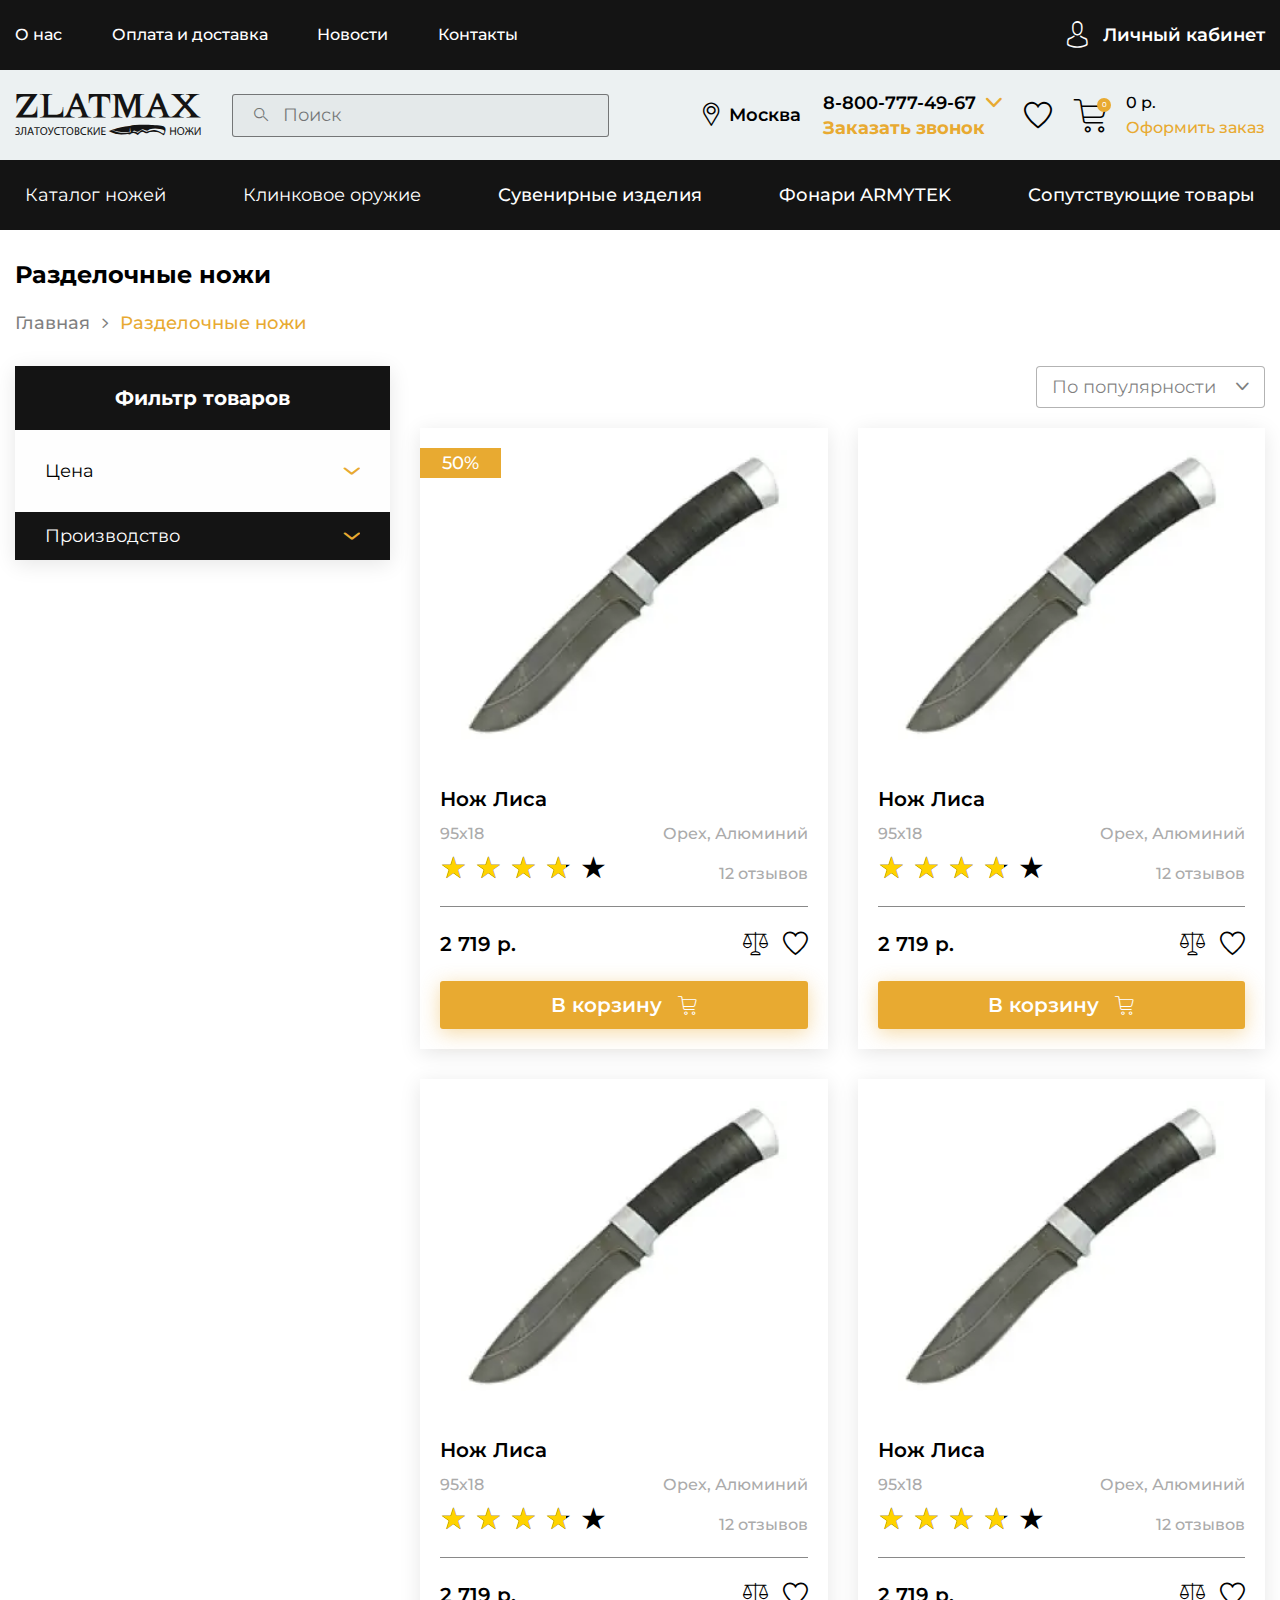
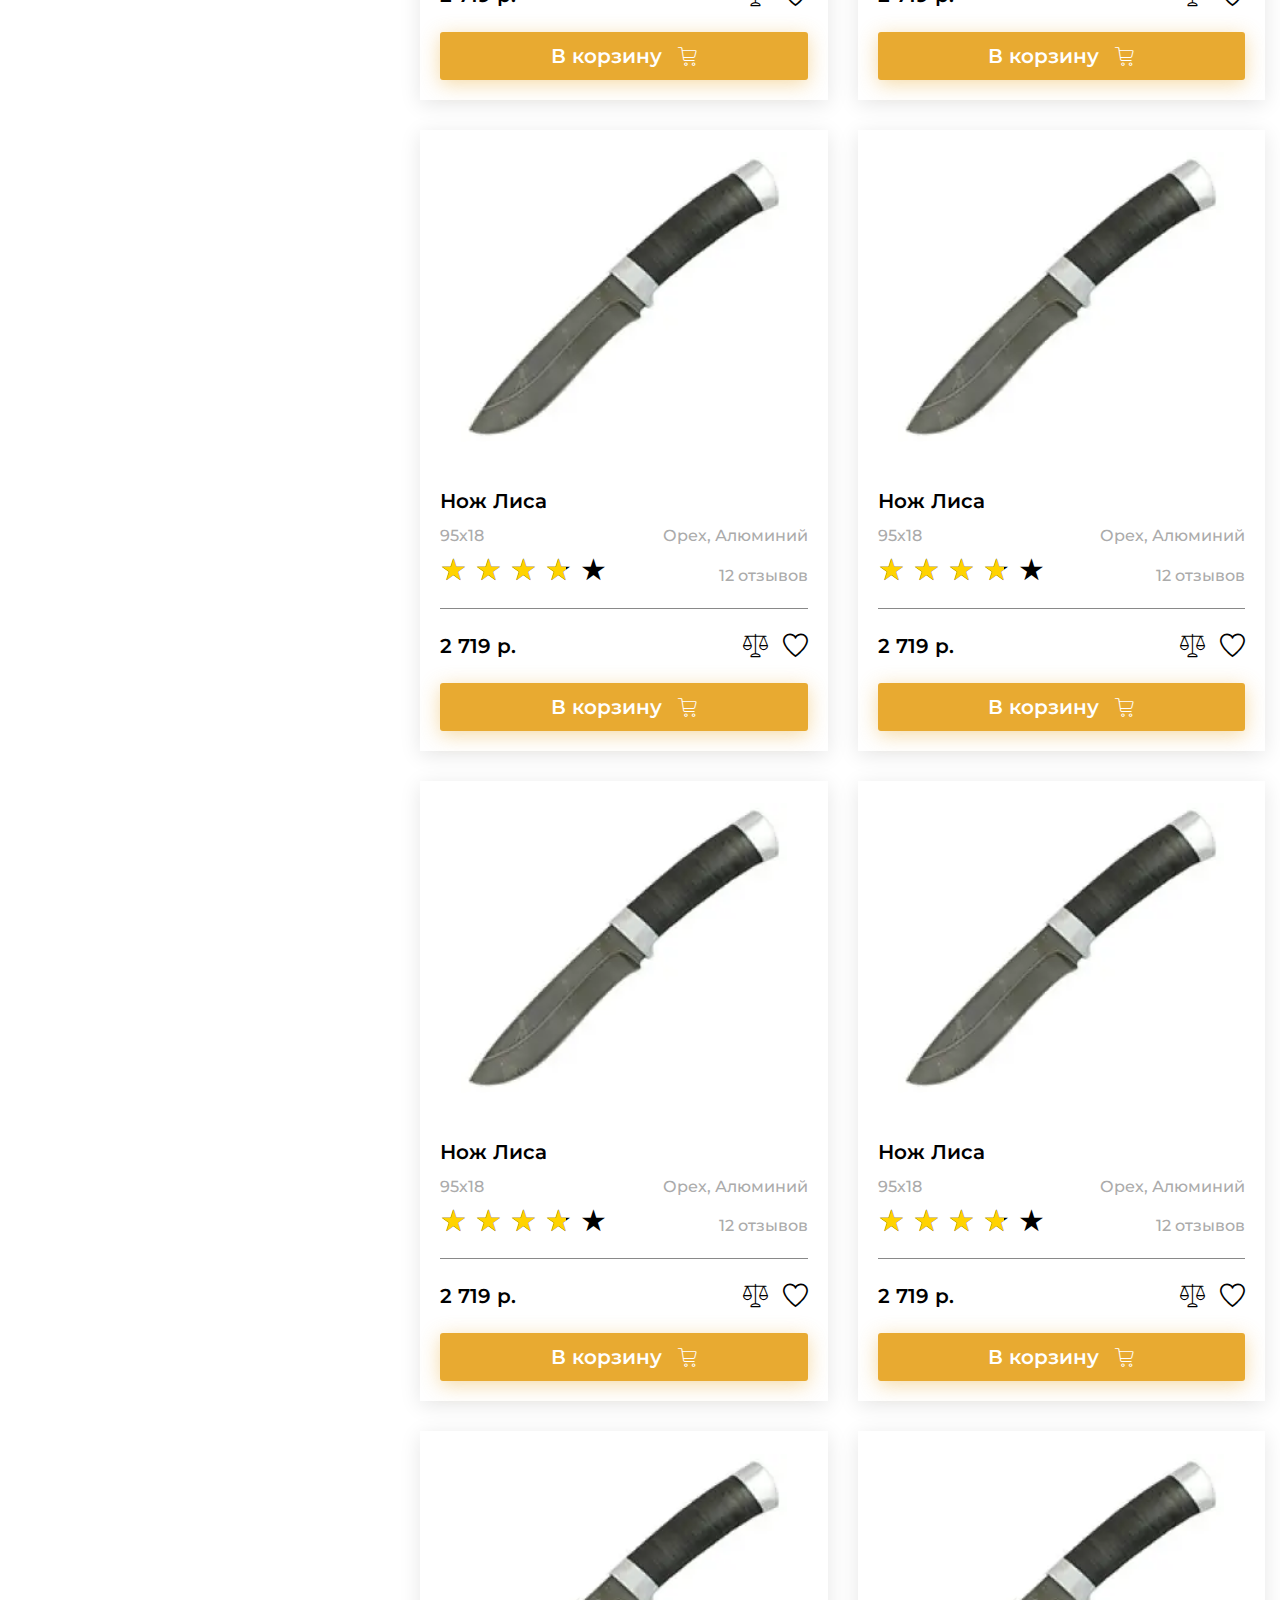
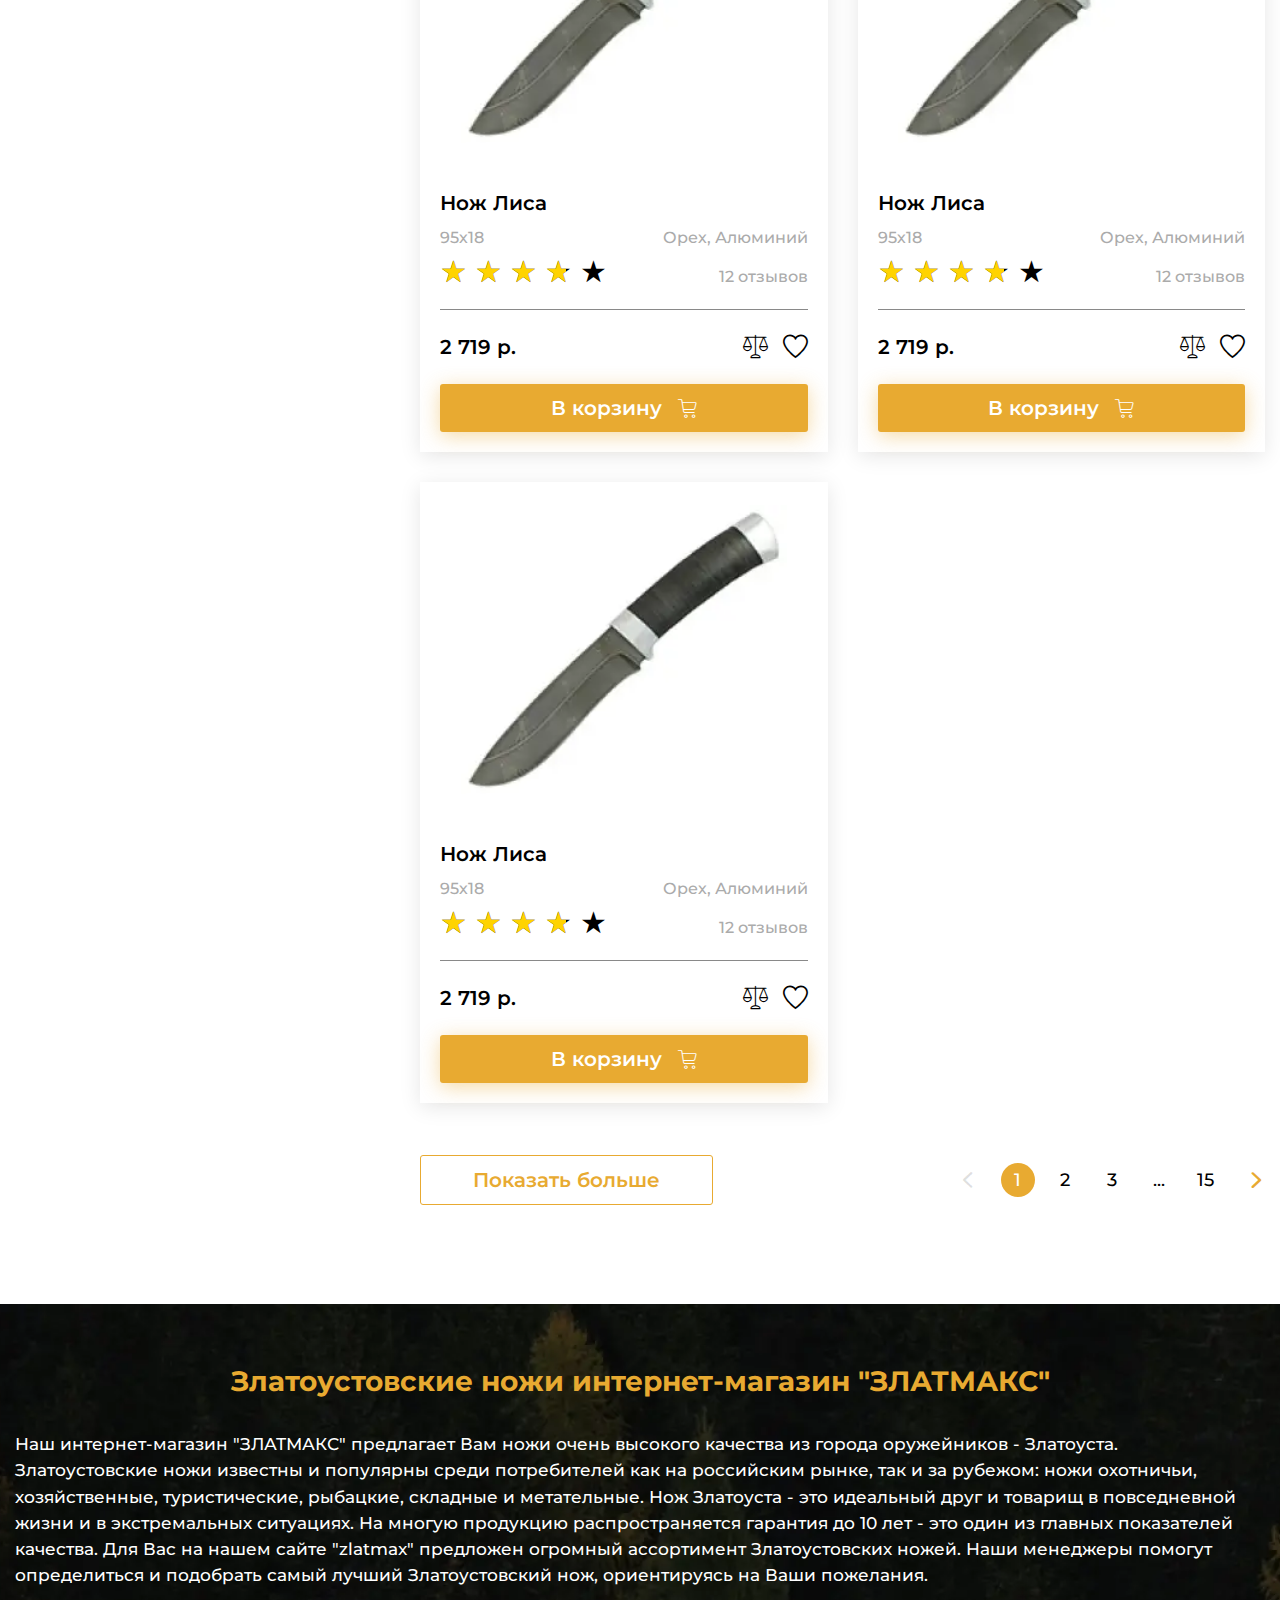
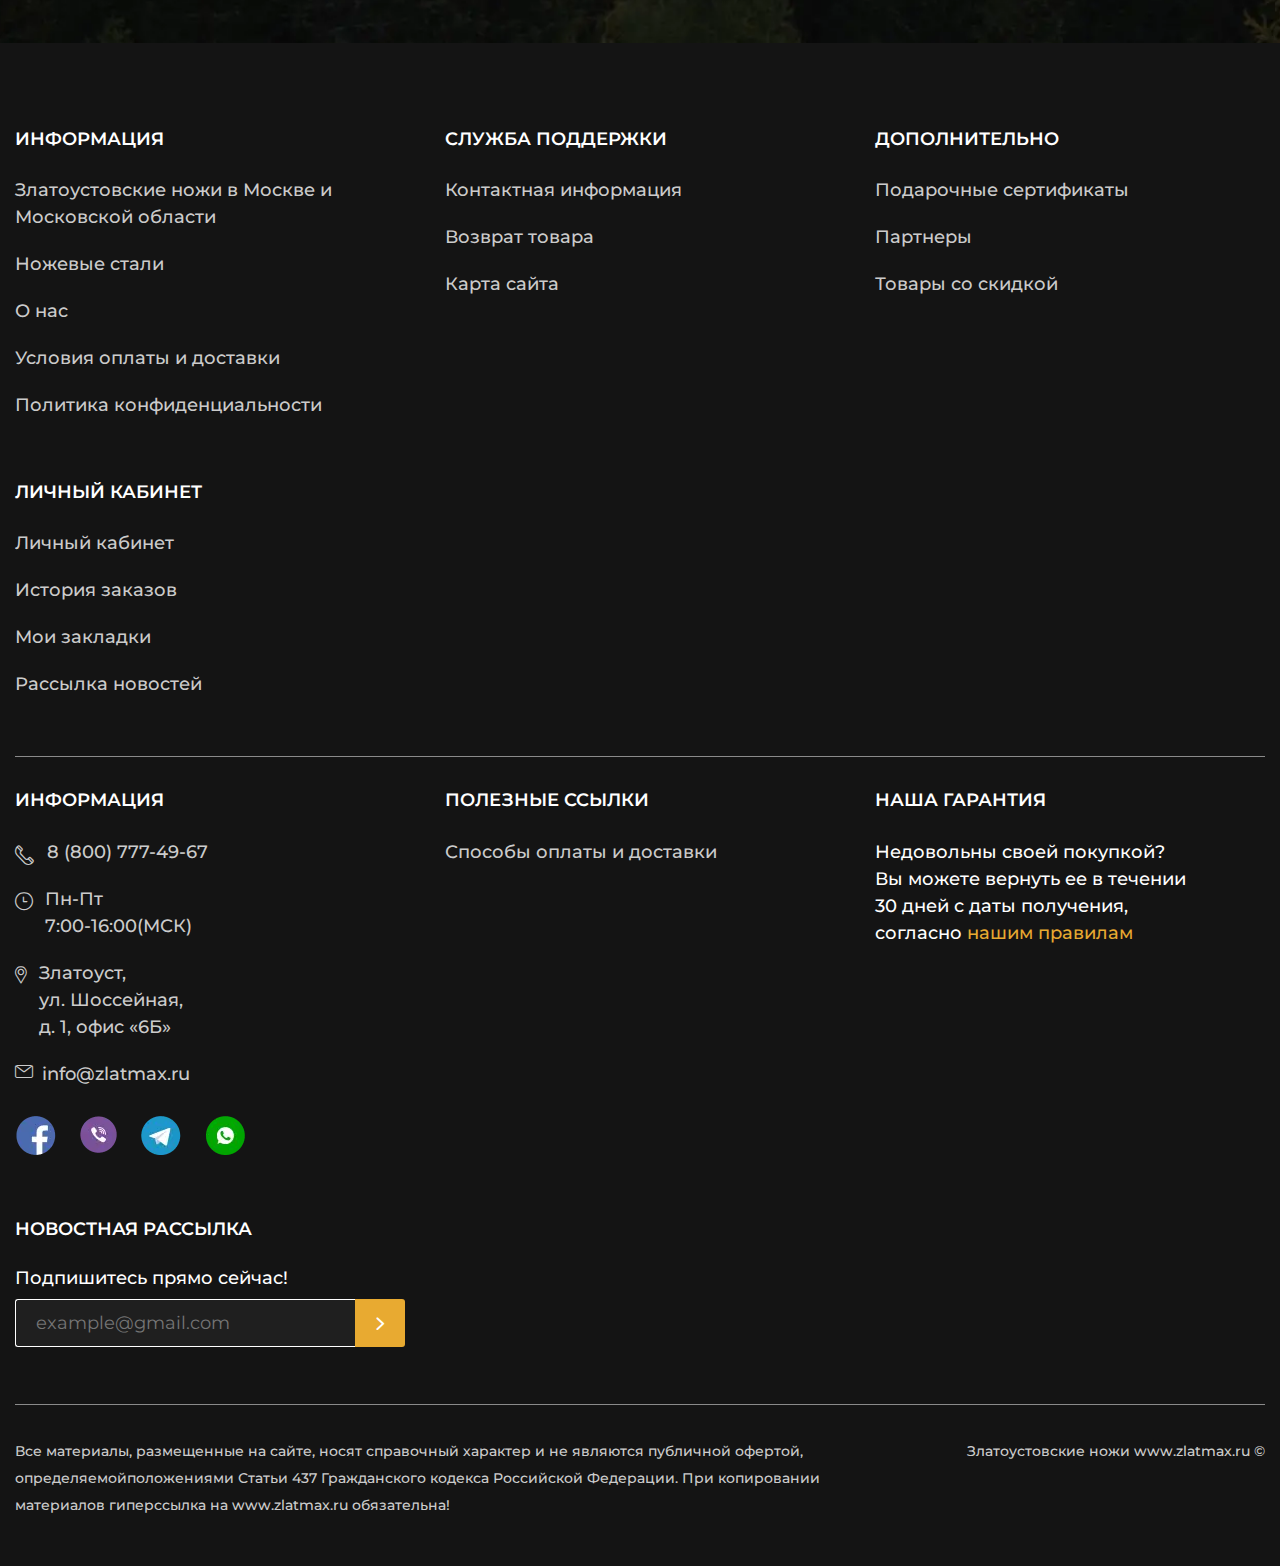
<file: catalog.html>
<!DOCTYPE html>
<html lang="ru">

<head>
	<title>Каталог</title>
	<meta charset="UTF-8">
	<meta name="format-detection" content="telephone=no">
	<!-- <style>body{opacity: 0;}</style> -->
	<link rel="stylesheet" href="css/style.min.css?_v=20220531133506">
	<link rel="shortcut icon" href="favicon.ico">
	<!-- <meta name="robots" content="noindex, nofollow"> -->
	<meta name="viewport" content="width=device-width, initial-scale=1.0">
</head>

<body>
	<div class="wrapper">
		<header class="header">
			<div class="header__top top-header">
				<div class="top-header__container">
					<nav class="top-header__menu menu-top-header">
						<ul data-da=".menu__body,991.98" class="menu-top-header__list">
							<li class="menu-top-header__item menu-top-header__item_catalog"><a href="#" class="menu-top-header__link menu-top-header__link_catalog _icon-arrow-bottom">Каталог товаров</a></li>
							<li class="menu-top-header__item"><a href="#" class="menu-top-header__link">О нас</a></li>
							<li class="menu-top-header__item"><a href="#" class="menu-top-header__link">Оплата и доставка</a></li>
							<li class="menu-top-header__item"><a href="#" class="menu-top-header__link">Новости</a></li>
							<li class="menu-top-header__item"><a href="#" class="menu-top-header__link">Контакты</a></li>
						</ul>
					</nav>

					<a href="#" class="top-header__user _icon-user"><span>Личный кабинет</span></a>
					<nav hidden class="menu">
						<button type="button" class="menu__icon icon-menu"><span></span></button>
						<div class="menu__body">
						</div>
					</nav>
				</div>
			</div>
			<div class="header__body body-header">
				<div class="body-header__container">
					<a href="#" class="body-header__logo"></a>
					<div data-da=".catalog-header__container,479.98" class="body-header__search">
						<form action="#" class="search-header">
							<button type="submit" class="search-header__button _icon-search"></button>
							<input autocomplete="off" type="text" name="form[]" data-error="Ошибка" placeholder="Поиск" class="search-header__input">
						</form>
					</div>
					<div class="body-header__actions actions-header">
						<a href="#" class="actions-header__location _icon-location"><span>Москва</span></a>
						<div data-da=".top-header__container,991.98,first" class="actions-header__phones phones-header">
							<div data-spollers class="phones-header__items">
								<div class="phones-header__item">
									<a href="tel:88007774967" class="phones-header__phone"><span>8-800-777-49-67</span></a>
									<button type="button" data-spoller class="phones-header__arrow _icon-arrow-bottom"></button>
									<ul class="phones-header__list">
										<li><a href="tel:88007774968" class="phones-header__phone">8-800-777-49-68</a></li>
										<li><a href="tel:88007774969" class="phones-header__phone">8-800-777-49-69</a></li>
										<li><a href="tel:88007774970" class="phones-header__phone">8-800-777-49-70</a></li>
										<li><a href="tel:88007774971" class="phones-header__phone">8-800-777-49-71</a></li>
									</ul>
								</div>
							</div>
							<button type="button" data-popup="#callback" class="phones-header__callback">Заказать
								звонок</button>
						</div>
						<a href="#" data-da=".top-header__container,991.98,2" class="actions-header__favorite _icon-favorite"></a>
						<a href="#" data-da=".top-header__container,991.98,2" class="actions-header__cart cart-header">
							<div class="cart-header__icon _icon-cart"><span>0</span></div>
							<div class="cart-header__body">
								<div class="cart-header__summ">0 р.</div>
								<div class="cart-header__link">Оформить заказ</div>
							</div>
						</a>
					</div>
				</div>
			</div>
			<div class="header__catalog catalog-header">
				<div class="catalog-header__container">
					<nav class="catalog-header__menu menu-catalog">
						<button type="button" class="menu-catalog__back _icon-back">Назад</button>
						<ul class="menu-catalog__list">
							<li class="menu-catalog__item"> <button data-parent="1" class="menu-catalog__link">Каталог ножей</button></li>
							<li class="menu-catalog__item"> <button data-parent="2" class="menu-catalog__link">Клинковое оружие</button></li>
							<li class="menu-catalog__item"> <a href="#" class="menu-catalog__link">Сувенирные изделия</a></li>
							<li class="menu-catalog__item"> <a href="#" class="menu-catalog__link">Фонари ARMYTEK</a></li>
							<li class="menu-catalog__item"> <a href="#" class="menu-catalog__link">Сопутствующие товары</a></li>
						</ul>
					</nav>
					<div class="menu-catalog__sub-menu sub-menu-catalog">
						<button type="button" class="sub-menu-catalog__back _icon-back">Назад</button>
						<div class="sub-menu-catalog__container">
							<div hidden data-submenu="1" class="sub-menu-catalog__block">
								<div class="sub-menu-catalog__category">
									<a href="#" class="sub-menu-catalog__link-category">Категория ножей</a>
								</div>
								<div class="sub-menu-catalog__category">
									<a href="#" class="sub-menu-catalog__link-category">Производство ножей</a>
								</div>
								<div class="sub-menu-catalog__category">
									<a href="#" class="sub-menu-catalog__link-category">Ножи по маркам стали</a>
								</div>
								<div class="sub-menu-catalog__category">
									<a href="#" class="sub-menu-catalog__link-category">Заточка и полировка ножей</a>
								</div>
								<div class="sub-menu-catalog__category">
									<a href="#" class="sub-menu-catalog__link-category">Ножевая мастерская</a>
								</div>

								<ul class="sub-menu-catalog__list">
									<li class="sub-menu-catalog__item"> <a href="#" class="sub-menu-catalog__link">Разделочные ножи</a></li>
									<li class="sub-menu-catalog__item"> <a href="#" class="sub-menu-catalog__link">Туристические ножи</a></li>
									<li class="sub-menu-catalog__item"> <a href="#" class="sub-menu-catalog__link">Ножи охотничьи</a></li>
									<li class="sub-menu-catalog__item"> <a href="#" class="sub-menu-catalog__link">Булатные ножи</a></li>
									<li class="sub-menu-catalog__item"> <a href="#" class="sub-menu-catalog__link">Ножи из дамаска</a></li>
									<li class="sub-menu-catalog__item"> <a href="#" class="sub-menu-catalog__link">Тактического назначения</a></li>
									<li class="sub-menu-catalog__item"> <a href="#" class="sub-menu-catalog__link">Метательные ножи</a></li>
									<li class="sub-menu-catalog__item"> <a href="#" class="sub-menu-catalog__link">Мачете и кукри</a></li>
									<li class="sub-menu-catalog__item"> <a href="#" class="sub-menu-catalog__link">Ножи кухонные</a></li>
								</ul>

								<ul class="sub-menu-catalog__list">
									<li class="sub-menu-catalog__item"> <a href="#" class="sub-menu-catalog__link">Ножи из стали 40х102С2М</a></li>
									<li class="sub-menu-catalog__item"> <a href="#" class="sub-menu-catalog__link">Ножи из стали 95х18</a></li>
									<li class="sub-menu-catalog__item"> <a href="#" class="sub-menu-catalog__link">Ножи из стали 100х13м</a></li>
									<li class="sub-menu-catalog__item"> <a href="#" class="sub-menu-catalog__link">Ножи из стали 110х18м-ШД</a></li>
									<li class="sub-menu-catalog__item"> <a href="#" class="sub-menu-catalog__link">Ножи из стали ЭИ-107 ТЦ</a></li>
									<li class="sub-menu-catalog__item"> <a href="#" class="sub-menu-catalog__link">Ножи из стали 50х14МФ</a></li>
									<li class="sub-menu-catalog__item"> <a href="#" class="sub-menu-catalog__link">Ножи из стали AUS-8</a></li>
									<li class="sub-menu-catalog__item"> <a href="#" class="sub-menu-catalog__link">Ножи из стали К340</a></li>
									<li class="sub-menu-catalog__item"> <a href="#" class="sub-menu-catalog__link">Ножи из стали М390</a></li>
									<li class="sub-menu-catalog__item"> <a href="#" class="sub-menu-catalog__link">Ножи из стали ЭП-766</a></li>
								</ul>

								<ul class="sub-menu-catalog__list">
									<li class="sub-menu-catalog__item"> <a href="#" class="sub-menu-catalog__link">Ножи АИР</a></li>
									<li class="sub-menu-catalog__item"> <a href="#" class="sub-menu-catalog__link">Ножи ЗИК</a></li>
									<li class="sub-menu-catalog__item"> <a href="#" class="sub-menu-catalog__link">Ножи ЗЗОСС</a></li>
									<li class="sub-menu-catalog__item"> <a href="#" class="sub-menu-catalog__link">Ножи РОСоружие</a></li>
									<li class="sub-menu-catalog__item"> <a href="#" class="sub-menu-catalog__link">Ножи Оружейник</a></li>
									<li class="sub-menu-catalog__item"> <a href="#" class="sub-menu-catalog__link">Булат Сергея Баранова</a></li>
									<li class="sub-menu-catalog__item"> <a href="#" class="sub-menu-catalog__link">Булат Андрея Умерова</a></li>
									<li class="sub-menu-catalog__item"> <a href="#" class="sub-menu-catalog__link">Ножи Златко</a></li>
									<li class="sub-menu-catalog__item"> <a href="#" class="sub-menu-catalog__link">Ножи Стиль-М</a></li>
									<li class="sub-menu-catalog__item"> <a href="#" class="sub-menu-catalog__link">Оружейная компания</a></li>
								</ul>

								<ul class="sub-menu-catalog__list">
									<li class="sub-menu-catalog__item"> <a href="#" class="sub-menu-catalog__link">Ножевые клинки</a></li>
									<li class="sub-menu-catalog__item"> <a href="#" class="sub-menu-catalog__link">Заготовки для ножей</a></li>
									<li class="sub-menu-catalog__item"> <a href="#" class="sub-menu-catalog__link">Литье для ножей</a></li>
									<li class="sub-menu-catalog__item"> <a href="#" class="sub-menu-catalog__link">Материалы для рукоятей</a></li>
									<li class="sub-menu-catalog__item"> <a href="#" class="sub-menu-catalog__link">Уход за рукоятими ножей</a></li>
								</ul>

								<ul class="sub-menu-catalog__list">
									<li class="sub-menu-catalog__item"> <a href="#" class="sub-menu-catalog__link">Паста ГОИ</a></li>
									<li class="sub-menu-catalog__item"> <a href="#" class="sub-menu-catalog__link">Алмазная паста</a></li>
									<li class="sub-menu-catalog__item"> <a href="#" class="sub-menu-catalog__link">Бруски и камни для заточки</a></li>
									<li class="sub-menu-catalog__item"> <a href="#" class="sub-menu-catalog__link">Заточные системы</a></li>
								</ul>
								<div class="sub-menu-catalog__footer">
									<a href="#" class="sub-menu-catalog__all">Смотреть все</a>
								</div>
								<div class="sub-menu-catalog__footer">
									<a href="#" class="sub-menu-catalog__all">Смотреть все</a>
								</div>
								<div class="sub-menu-catalog__footer">
									<a href="#" class="sub-menu-catalog__all">Смотреть все</a>
								</div>
								<div class="sub-menu-catalog__footer">
									<a href="#" class="sub-menu-catalog__all">Смотреть все</a>
								</div>
								<div class="sub-menu-catalog__footer">
									<a href="#" class="sub-menu-catalog__all">Смотреть все</a>
								</div>

							</div>

							<div hidden data-submenu="2" class="sub-menu-catalog__block">
								<div class="sub-menu-catalog__category">
									<a href="#" class="sub-menu-catalog__link-category">Категория ножей</a>
								</div>
								<div class="sub-menu-catalog__category">
									<a href="#" class="sub-menu-catalog__link-category">Производство ножей</a>
								</div>
								<div class="sub-menu-catalog__category">
									<a href="#" class="sub-menu-catalog__link-category">Заточка и полировка ножей</a>
								</div>

								<ul class="sub-menu-catalog__list">
									<li class="sub-menu-catalog__item"> <a href="#" class="sub-menu-catalog__link">Разделочные ножи</a></li>
									<li class="sub-menu-catalog__item"> <a href="#" class="sub-menu-catalog__link">Туристические ножи</a></li>
									<li class="sub-menu-catalog__item"> <a href="#" class="sub-menu-catalog__link">Ножи охотничьи</a></li>
									<li class="sub-menu-catalog__item"> <a href="#" class="sub-menu-catalog__link">Булатные ножи</a></li>
									<li class="sub-menu-catalog__item"> <a href="#" class="sub-menu-catalog__link">Ножи из дамаска</a></li>
									<li class="sub-menu-catalog__item"> <a href="#" class="sub-menu-catalog__link">Тактического назначения</a></li>
									<li class="sub-menu-catalog__item"> <a href="#" class="sub-menu-catalog__link">Метательные ножи</a></li>
									<li class="sub-menu-catalog__item"> <a href="#" class="sub-menu-catalog__link">Мачете и кукри</a></li>
									<li class="sub-menu-catalog__item"> <a href="#" class="sub-menu-catalog__link">Ножи кухонные</a></li>
								</ul>
								<ul class="sub-menu-catalog__list">
									<li class="sub-menu-catalog__item"> <a href="#" class="sub-menu-catalog__link">Ножи АИР</a></li>
									<li class="sub-menu-catalog__item"> <a href="#" class="sub-menu-catalog__link">Ножи ЗИК</a></li>
									<li class="sub-menu-catalog__item"> <a href="#" class="sub-menu-catalog__link">Ножи ЗЗОСС</a></li>
									<li class="sub-menu-catalog__item"> <a href="#" class="sub-menu-catalog__link">Ножи РОСоружие</a></li>
									<li class="sub-menu-catalog__item"> <a href="#" class="sub-menu-catalog__link">Ножи Оружейник</a></li>
									<li class="sub-menu-catalog__item"> <a href="#" class="sub-menu-catalog__link">Булат Сергея Баранова</a></li>
									<li class="sub-menu-catalog__item"> <a href="#" class="sub-menu-catalog__link">Булат Андрея Умерова</a></li>
									<li class="sub-menu-catalog__item"> <a href="#" class="sub-menu-catalog__link">Ножи Златко</a></li>
									<li class="sub-menu-catalog__item"> <a href="#" class="sub-menu-catalog__link">Ножи Стиль-М</a></li>
									<li class="sub-menu-catalog__item"> <a href="#" class="sub-menu-catalog__link">Оружейная компания</a></li>
								</ul>

								<ul class="sub-menu-catalog__list">
									<li class="sub-menu-catalog__item"> <a href="#" class="sub-menu-catalog__link">Ножевые клинки</a></li>
									<li class="sub-menu-catalog__item"> <a href="#" class="sub-menu-catalog__link">Заготовки для ножей</a></li>
									<li class="sub-menu-catalog__item"> <a href="#" class="sub-menu-catalog__link">Литье для ножей</a></li>
									<li class="sub-menu-catalog__item"> <a href="#" class="sub-menu-catalog__link">Материалы для рукоятей</a></li>
									<li class="sub-menu-catalog__item"> <a href="#" class="sub-menu-catalog__link">Уход за рукоятими ножей</a></li>
								</ul>

								<div class="sub-menu-catalog__footer">
									<a href="#" class="sub-menu-catalog__all">Смотреть все</a>
								</div>
								<div class="sub-menu-catalog__footer">
									<a href="#" class="sub-menu-catalog__all">Смотреть все</a>
								</div>
								<div class="sub-menu-catalog__footer">
									<a href="#" class="sub-menu-catalog__all">Смотреть все</a>
								</div>
							</div>
						</div>
					</div>
				</div>
			</div>
		</header>
		<main class="page page_inner">
			<div class="page__header">
				<div class="page__container">
					<h1 class="page__title title">Разделочные ножи</h1>
					<nav class="page__breadcrumbs breadcrumbs">
						<ul class="breadcrumbs__list">
							<li class="breadcrumbs__item">
								<a href="#" class="breadcrumbs__link">Главная</a>
							</li>
							<li class="breadcrumbs__item">
								<span class="breadcrumbs__current">Разделочные ножи</span>
							</li>
						</ul>
					</nav>
				</div>
			</div>
			<div class="catalog">
				<div class="catalog__container">
					<div data-spollers="992" class="catalog__body">
						<div class="catalog__filter filter-catalog">
							<button type="button" data-spoller class="filter-catalog__title">Фильтр товаров</button>
							<div data-spollers class="filter-catalog__items">
								<div class="filter-catalog__price price-filter">
									<button type="button" data-spoller class="price-filter__title _icon-spoller-arrow">Цена</button>
									<div data-range class="price-filter__body">
										<div class="price-filter__inputs">
											<input data-range-from="0" autocomplete="off" type="text" value="500" name="form[]" class="price-filter__input">
											<input data-range-to="5000" autocomplete="off" type="text" value="1000" name="form[]" class="price-filter__input">
										</div>
										<div data-range-item class="price-filter__range"></div>
									</div>
								</div>
								<div class="filter-catalog__item item-filter-catalog">
									<button type="button" data-spoller class="item-filter-catalog__title _icon-spoller-arrow">Производство</button>
									<div class="item-filter-catalog__body">
										<div class="item-filter-catalog__checkbox checkbox">
											<input id="c_1" data-error="Ошибка" class="checkbox__input" type="checkbox" value="1" name="form[]">
											<label for="c_1" class="checkbox__label"><span class="checkbox__text">АиР <small>(250)</small> </span></label>
										</div>
										<div class="item-filter-catalog__checkbox checkbox">
											<input id="c_2" data-error="Ошибка" class="checkbox__input" type="checkbox" value="1" name="form[]">
											<label for="c_2" class="checkbox__label"><span class="checkbox__text">Булат Сергея Баранова <small>(25)</small> </span></label>
										</div>
										<div class="item-filter-catalog__checkbox checkbox">
											<input id="c_3" data-error="Ошибка" class="checkbox__input" type="checkbox" value="1" name="form[]">
											<label for="c_3" class="checkbox__label"><span class="checkbox__text">Булат Умерова <small>(265)</small> </span></label>
										</div>
										<div class="item-filter-catalog__checkbox checkbox">
											<input id="c_4" data-error="Ошибка" class="checkbox__input" type="checkbox" value="1" name="form[]">
											<label for="c_4" class="checkbox__label"><span class="checkbox__text">ЗЗОСС <small>(18)</small> </span></label>
										</div>
										<div class="item-filter-catalog__checkbox checkbox">
											<input id="c_5" data-error="Ошибка" class="checkbox__input" type="checkbox" value="1" name="form[]">
											<label for="c_5" class="checkbox__label"><span class="checkbox__text">ЗИК <small>(170)</small> </span></label>
										</div>
										<div class="item-filter-catalog__checkbox checkbox">
											<input id="c_6" data-error="Ошибка" class="checkbox__input" type="checkbox" value="1" name="form[]">
											<label for="c_6" class="checkbox__label"><span class="checkbox__text">ЗЛАТКО <small>(170)</small> </span></label>
										</div>
										<div class="item-filter-catalog__checkbox checkbox">
											<input id="c_7" data-error="Ошибка" class="checkbox__input" type="checkbox" value="1" name="form[]">
											<label for="c_7" class="checkbox__label"><span class="checkbox__text">ЗлатПрофит <small>(170)</small> </span></label>
										</div>
										<div class="item-filter-catalog__checkbox checkbox">
											<input id="c_8" data-error="Ошибка" class="checkbox__input" type="checkbox" value="1" name="form[]">
											<label for="c_8" class="checkbox__label"><span class="checkbox__text">ЗОК <small>(170)</small> </span></label>
										</div>
										<div class="item-filter-catalog__checkbox checkbox">
											<input id="c_9" data-error="Ошибка" class="checkbox__input" type="checkbox" value="1" name="form[]">
											<label for="c_9" class="checkbox__label"><span class="checkbox__text">НБК <small>(170)</small> </span></label>
										</div>
										<div class="item-filter-catalog__checkbox checkbox">
											<input id="c_10" data-error="Ошибка" class="checkbox__input" type="checkbox" value="1" name="form[]">
											<label for="c_10" class="checkbox__label"><span class="checkbox__text">НИКОН <small>(170)</small> </span></label>
										</div>
										<div class="item-filter-catalog__checkbox checkbox">
											<input id="c_11" data-error="Ошибка" class="checkbox__input" type="checkbox" value="1" name="form[]">
											<label for="c_11" class="checkbox__label"><span class="checkbox__text">Оружейник <small>(170)</small> </span></label>
										</div>
										<div class="item-filter-catalog__checkbox checkbox">
											<input id="c_12" data-error="Ошибка" class="checkbox__input" type="checkbox" value="1" name="form[]">
											<label for="c_12" class="checkbox__label"><span class="checkbox__text">РОСоружие <small>(170)</small> </span></label>
										</div>
										<div class="item-filter-catalog__checkbox checkbox">
											<input id="c_13" data-error="Ошибка" class="checkbox__input" type="checkbox" value="1" name="form[]">
											<label for="c_13" class="checkbox__label"><span class="checkbox__text">СТИЛЬ-М <small>(170)</small> </span></label>
										</div>
									</div>
								</div>
							</div>

						</div>
						<div class="catalog__content">
							<div class="catalog__control">
								<select name="form[]" class="control">
									<option value="1" selected>По популярности</option>
									<option value="2">По названию</option>
									<option value="3">По цене</option>
									<option value="4">По размеру</option>
								</select>
							</div>
							<div class="catalog__products">
								<article class="products-card">
									<div class="products-card__sale">50%</div>
									<a href="" class="products-card__image">
										<span class="products-card__item-image-ibg products-card__item-image-ibg_contain">
											<picture><source srcset="img/product-card/image.webp" type="image/webp"><img src="img/product-card/image.jpg" alt="Изображение продукта (нож)"></picture>
										</span>
									</a>
									<div class="products-card__body">
										<h4 class="products-card__title">
											<a href="" class="products-card__link-title">Нож Лиса</a>
										</h4>
										<div class="products-card__info info-products-card">
											<div class="info-products-card__size">95х18</div>
											<div class="info-products-card__materials">Орех, Алюминий</div>
										</div>
										<div class="products-card__rating rating rating_set">
											<div class="rating__body">
												<div class="rating__active"></div>
												<div class="rating__items">
													<input type="radio" class="rating__item" value="1" name="rating">
													<input type="radio" class="rating__item" value="2" name="rating">
													<input type="radio" class="rating__item" value="3" name="rating">
													<input type="radio" class="rating__item" value="4" name="rating">
													<input type="radio" class="rating__item" value="5" name="rating">
												</div>
											</div>
											<div class="rating__value">3.6</div>
											<div class="rating__info">12 отзывов</div>
										</div>
										<div class="products-card__footer">
											<div class="products-card__price">2 719 р.</div>
											<a href="#" class="products-card__compare _icon-compare"></a>
											<a href="#" class="products-card__favorite _icon-favorite"></a>
										</div>
										<button type="button" class="products-card__cart button"><span class="_icon-cart">В корзину</span></button>
									</div>
								</article>
								<article class="products-card">
									<a href="" class="products-card__image">
										<span class="products-card__item-image-ibg products-card__item-image-ibg_contain">
											<picture><source srcset="img/product-card/image.webp" type="image/webp"><img src="img/product-card/image.jpg" alt="Изображение продукта (нож)"></picture>
										</span>
									</a>
									<div class="products-card__body">
										<h4 class="products-card__title">
											<a href="" class="products-card__link-title">Нож Лиса</a>
										</h4>
										<div class="products-card__info info-products-card">
											<div class="info-products-card__size">95х18</div>
											<div class="info-products-card__materials">Орех, Алюминий</div>
										</div>
										<div class="products-card__rating rating rating_set">
											<div class="rating__body">
												<div class="rating__active"></div>
												<div class="rating__items">
													<input type="radio" class="rating__item" value="1" name="rating">
													<input type="radio" class="rating__item" value="2" name="rating">
													<input type="radio" class="rating__item" value="3" name="rating">
													<input type="radio" class="rating__item" value="4" name="rating">
													<input type="radio" class="rating__item" value="5" name="rating">
												</div>
											</div>
											<div class="rating__value">3.6</div>
											<div class="rating__info">12 отзывов</div>
										</div>
										<div class="products-card__footer">
											<div class="products-card__price">2 719 р.</div>
											<a href="#" class="products-card__compare _icon-compare"></a>
											<a href="#" class="products-card__favorite _icon-favorite"></a>
										</div>
										<button type="button" class="products-card__cart button"><span class="_icon-cart">В корзину</span></button>
									</div>
								</article>
								<article class="products-card">
									<a href="" class="products-card__image">
										<span class="products-card__item-image-ibg products-card__item-image-ibg_contain">
											<picture><source srcset="img/product-card/image.webp" type="image/webp"><img src="img/product-card/image.jpg" alt="Изображение продукта (нож)"></picture>
										</span>
									</a>
									<div class="products-card__body">
										<h4 class="products-card__title">
											<a href="" class="products-card__link-title">Нож Лиса</a>
										</h4>
										<div class="products-card__info info-products-card">
											<div class="info-products-card__size">95х18</div>
											<div class="info-products-card__materials">Орех, Алюминий</div>
										</div>
										<div class="products-card__rating rating rating_set">
											<div class="rating__body">
												<div class="rating__active"></div>
												<div class="rating__items">
													<input type="radio" class="rating__item" value="1" name="rating">
													<input type="radio" class="rating__item" value="2" name="rating">
													<input type="radio" class="rating__item" value="3" name="rating">
													<input type="radio" class="rating__item" value="4" name="rating">
													<input type="radio" class="rating__item" value="5" name="rating">
												</div>
											</div>
											<div class="rating__value">3.6</div>
											<div class="rating__info">12 отзывов</div>
										</div>
										<div class="products-card__footer">
											<div class="products-card__price">2 719 р.</div>
											<a href="#" class="products-card__compare _icon-compare"></a>
											<a href="#" class="products-card__favorite _icon-favorite"></a>
										</div>
										<button type="button" class="products-card__cart button"><span class="_icon-cart">В корзину</span></button>
									</div>
								</article>
								<article class="products-card">
									<a href="" class="products-card__image">
										<span class="products-card__item-image-ibg products-card__item-image-ibg_contain">
											<picture><source srcset="img/product-card/image.webp" type="image/webp"><img src="img/product-card/image.jpg" alt="Изображение продукта (нож)"></picture>
										</span>
									</a>
									<div class="products-card__body">
										<h4 class="products-card__title">
											<a href="" class="products-card__link-title">Нож Лиса</a>
										</h4>
										<div class="products-card__info info-products-card">
											<div class="info-products-card__size">95х18</div>
											<div class="info-products-card__materials">Орех, Алюминий</div>
										</div>
										<div class="products-card__rating rating rating_set">
											<div class="rating__body">
												<div class="rating__active"></div>
												<div class="rating__items">
													<input type="radio" class="rating__item" value="1" name="rating">
													<input type="radio" class="rating__item" value="2" name="rating">
													<input type="radio" class="rating__item" value="3" name="rating">
													<input type="radio" class="rating__item" value="4" name="rating">
													<input type="radio" class="rating__item" value="5" name="rating">
												</div>
											</div>
											<div class="rating__value">3.6</div>
											<div class="rating__info">12 отзывов</div>
										</div>
										<div class="products-card__footer">
											<div class="products-card__price">2 719 р.</div>
											<a href="#" class="products-card__compare _icon-compare"></a>
											<a href="#" class="products-card__favorite _icon-favorite"></a>
										</div>
										<button type="button" class="products-card__cart button"><span class="_icon-cart">В корзину</span></button>
									</div>
								</article>
								<article class="products-card">
									<a href="" class="products-card__image">
										<span class="products-card__item-image-ibg products-card__item-image-ibg_contain">
											<picture><source srcset="img/product-card/image.webp" type="image/webp"><img src="img/product-card/image.jpg" alt="Изображение продукта (нож)"></picture>
										</span>
									</a>
									<div class="products-card__body">
										<h4 class="products-card__title">
											<a href="" class="products-card__link-title">Нож Лиса</a>
										</h4>
										<div class="products-card__info info-products-card">
											<div class="info-products-card__size">95х18</div>
											<div class="info-products-card__materials">Орех, Алюминий</div>
										</div>
										<div class="products-card__rating rating rating_set">
											<div class="rating__body">
												<div class="rating__active"></div>
												<div class="rating__items">
													<input type="radio" class="rating__item" value="1" name="rating">
													<input type="radio" class="rating__item" value="2" name="rating">
													<input type="radio" class="rating__item" value="3" name="rating">
													<input type="radio" class="rating__item" value="4" name="rating">
													<input type="radio" class="rating__item" value="5" name="rating">
												</div>
											</div>
											<div class="rating__value">3.6</div>
											<div class="rating__info">12 отзывов</div>
										</div>
										<div class="products-card__footer">
											<div class="products-card__price">2 719 р.</div>
											<a href="#" class="products-card__compare _icon-compare"></a>
											<a href="#" class="products-card__favorite _icon-favorite"></a>
										</div>
										<button type="button" class="products-card__cart button"><span class="_icon-cart">В корзину</span></button>
									</div>
								</article>
								<article class="products-card">
									<a href="" class="products-card__image">
										<span class="products-card__item-image-ibg products-card__item-image-ibg_contain">
											<picture><source srcset="img/product-card/image.webp" type="image/webp"><img src="img/product-card/image.jpg" alt="Изображение продукта (нож)"></picture>
										</span>
									</a>
									<div class="products-card__body">
										<h4 class="products-card__title">
											<a href="" class="products-card__link-title">Нож Лиса</a>
										</h4>
										<div class="products-card__info info-products-card">
											<div class="info-products-card__size">95х18</div>
											<div class="info-products-card__materials">Орех, Алюминий</div>
										</div>
										<div class="products-card__rating rating rating_set">
											<div class="rating__body">
												<div class="rating__active"></div>
												<div class="rating__items">
													<input type="radio" class="rating__item" value="1" name="rating">
													<input type="radio" class="rating__item" value="2" name="rating">
													<input type="radio" class="rating__item" value="3" name="rating">
													<input type="radio" class="rating__item" value="4" name="rating">
													<input type="radio" class="rating__item" value="5" name="rating">
												</div>
											</div>
											<div class="rating__value">3.6</div>
											<div class="rating__info">12 отзывов</div>
										</div>
										<div class="products-card__footer">
											<div class="products-card__price">2 719 р.</div>
											<a href="#" class="products-card__compare _icon-compare"></a>
											<a href="#" class="products-card__favorite _icon-favorite"></a>
										</div>
										<button type="button" class="products-card__cart button"><span class="_icon-cart">В корзину</span></button>
									</div>
								</article>
								<article class="products-card">
									<a href="" class="products-card__image">
										<span class="products-card__item-image-ibg products-card__item-image-ibg_contain">
											<picture><source srcset="img/product-card/image.webp" type="image/webp"><img src="img/product-card/image.jpg" alt="Изображение продукта (нож)"></picture>
										</span>
									</a>
									<div class="products-card__body">
										<h4 class="products-card__title">
											<a href="" class="products-card__link-title">Нож Лиса</a>
										</h4>
										<div class="products-card__info info-products-card">
											<div class="info-products-card__size">95х18</div>
											<div class="info-products-card__materials">Орех, Алюминий</div>
										</div>
										<div class="products-card__rating rating rating_set">
											<div class="rating__body">
												<div class="rating__active"></div>
												<div class="rating__items">
													<input type="radio" class="rating__item" value="1" name="rating">
													<input type="radio" class="rating__item" value="2" name="rating">
													<input type="radio" class="rating__item" value="3" name="rating">
													<input type="radio" class="rating__item" value="4" name="rating">
													<input type="radio" class="rating__item" value="5" name="rating">
												</div>
											</div>
											<div class="rating__value">3.6</div>
											<div class="rating__info">12 отзывов</div>
										</div>
										<div class="products-card__footer">
											<div class="products-card__price">2 719 р.</div>
											<a href="#" class="products-card__compare _icon-compare"></a>
											<a href="#" class="products-card__favorite _icon-favorite"></a>
										</div>
										<button type="button" class="products-card__cart button"><span class="_icon-cart">В корзину</span></button>
									</div>
								</article>
								<article class="products-card">
									<a href="" class="products-card__image">
										<span class="products-card__item-image-ibg products-card__item-image-ibg_contain">
											<picture><source srcset="img/product-card/image.webp" type="image/webp"><img src="img/product-card/image.jpg" alt="Изображение продукта (нож)"></picture>
										</span>
									</a>
									<div class="products-card__body">
										<h4 class="products-card__title">
											<a href="" class="products-card__link-title">Нож Лиса</a>
										</h4>
										<div class="products-card__info info-products-card">
											<div class="info-products-card__size">95х18</div>
											<div class="info-products-card__materials">Орех, Алюминий</div>
										</div>
										<div class="products-card__rating rating rating_set">
											<div class="rating__body">
												<div class="rating__active"></div>
												<div class="rating__items">
													<input type="radio" class="rating__item" value="1" name="rating">
													<input type="radio" class="rating__item" value="2" name="rating">
													<input type="radio" class="rating__item" value="3" name="rating">
													<input type="radio" class="rating__item" value="4" name="rating">
													<input type="radio" class="rating__item" value="5" name="rating">
												</div>
											</div>
											<div class="rating__value">3.6</div>
											<div class="rating__info">12 отзывов</div>
										</div>
										<div class="products-card__footer">
											<div class="products-card__price">2 719 р.</div>
											<a href="#" class="products-card__compare _icon-compare"></a>
											<a href="#" class="products-card__favorite _icon-favorite"></a>
										</div>
										<button type="button" class="products-card__cart button"><span class="_icon-cart">В корзину</span></button>
									</div>
								</article>
								<article class="products-card">
									<a href="" class="products-card__image">
										<span class="products-card__item-image-ibg products-card__item-image-ibg_contain">
											<picture><source srcset="img/product-card/image.webp" type="image/webp"><img src="img/product-card/image.jpg" alt="Изображение продукта (нож)"></picture>
										</span>
									</a>
									<div class="products-card__body">
										<h4 class="products-card__title">
											<a href="" class="products-card__link-title">Нож Лиса</a>
										</h4>
										<div class="products-card__info info-products-card">
											<div class="info-products-card__size">95х18</div>
											<div class="info-products-card__materials">Орех, Алюминий</div>
										</div>
										<div class="products-card__rating rating rating_set">
											<div class="rating__body">
												<div class="rating__active"></div>
												<div class="rating__items">
													<input type="radio" class="rating__item" value="1" name="rating">
													<input type="radio" class="rating__item" value="2" name="rating">
													<input type="radio" class="rating__item" value="3" name="rating">
													<input type="radio" class="rating__item" value="4" name="rating">
													<input type="radio" class="rating__item" value="5" name="rating">
												</div>
											</div>
											<div class="rating__value">3.6</div>
											<div class="rating__info">12 отзывов</div>
										</div>
										<div class="products-card__footer">
											<div class="products-card__price">2 719 р.</div>
											<a href="#" class="products-card__compare _icon-compare"></a>
											<a href="#" class="products-card__favorite _icon-favorite"></a>
										</div>
										<button type="button" class="products-card__cart button"><span class="_icon-cart">В корзину</span></button>
									</div>
								</article>
								<article class="products-card">
									<a href="" class="products-card__image">
										<span class="products-card__item-image-ibg products-card__item-image-ibg_contain">
											<picture><source srcset="img/product-card/image.webp" type="image/webp"><img src="img/product-card/image.jpg" alt="Изображение продукта (нож)"></picture>
										</span>
									</a>
									<div class="products-card__body">
										<h4 class="products-card__title">
											<a href="" class="products-card__link-title">Нож Лиса</a>
										</h4>
										<div class="products-card__info info-products-card">
											<div class="info-products-card__size">95х18</div>
											<div class="info-products-card__materials">Орех, Алюминий</div>
										</div>
										<div class="products-card__rating rating rating_set">
											<div class="rating__body">
												<div class="rating__active"></div>
												<div class="rating__items">
													<input type="radio" class="rating__item" value="1" name="rating">
													<input type="radio" class="rating__item" value="2" name="rating">
													<input type="radio" class="rating__item" value="3" name="rating">
													<input type="radio" class="rating__item" value="4" name="rating">
													<input type="radio" class="rating__item" value="5" name="rating">
												</div>
											</div>
											<div class="rating__value">3.6</div>
											<div class="rating__info">12 отзывов</div>
										</div>
										<div class="products-card__footer">
											<div class="products-card__price">2 719 р.</div>
											<a href="#" class="products-card__compare _icon-compare"></a>
											<a href="#" class="products-card__favorite _icon-favorite"></a>
										</div>
										<button type="button" class="products-card__cart button"><span class="_icon-cart">В корзину</span></button>
									</div>
								</article>
								<article class="products-card">
									<a href="" class="products-card__image">
										<span class="products-card__item-image-ibg products-card__item-image-ibg_contain">
											<picture><source srcset="img/product-card/image.webp" type="image/webp"><img src="img/product-card/image.jpg" alt="Изображение продукта (нож)"></picture>
										</span>
									</a>
									<div class="products-card__body">
										<h4 class="products-card__title">
											<a href="" class="products-card__link-title">Нож Лиса</a>
										</h4>
										<div class="products-card__info info-products-card">
											<div class="info-products-card__size">95х18</div>
											<div class="info-products-card__materials">Орех, Алюминий</div>
										</div>
										<div class="products-card__rating rating rating_set">
											<div class="rating__body">
												<div class="rating__active"></div>
												<div class="rating__items">
													<input type="radio" class="rating__item" value="1" name="rating">
													<input type="radio" class="rating__item" value="2" name="rating">
													<input type="radio" class="rating__item" value="3" name="rating">
													<input type="radio" class="rating__item" value="4" name="rating">
													<input type="radio" class="rating__item" value="5" name="rating">
												</div>
											</div>
											<div class="rating__value">3.6</div>
											<div class="rating__info">12 отзывов</div>
										</div>
										<div class="products-card__footer">
											<div class="products-card__price">2 719 р.</div>
											<a href="#" class="products-card__compare _icon-compare"></a>
											<a href="#" class="products-card__favorite _icon-favorite"></a>
										</div>
										<button type="button" class="products-card__cart button"><span class="_icon-cart">В корзину</span></button>
									</div>
								</article>
							</div>
							<div class="catalog__footer">
								<a href="#" class="catalog__more button button_border">Показать больше</a>
								<div class="catalog__pagging pagging">
									<button disabled type="button" class="pagging__arrow pagging__arrow_left _icon-arrow-bottom"></button>
									<ul class="pagging__list">
										<li class="pagging__item">
											<a href="" class="pagging__link _active">1</a>
										</li>
										<li class="pagging__item">
											<a href="" class="pagging__link">2</a>
										</li>
										<li class="pagging__item">
											<a href="" class="pagging__link">3</a>
										</li>
										<li class="pagging__item">
											<a href="" class="pagging__link">...</a>
										</li>
										<li class="pagging__item">
											<a href="" class="pagging__link">15</a>
										</li>
									</ul>
									<button type="button" class="pagging__arrow pagging__arrow_right _icon-arrow-bottom"></button>
								</div>
							</div>
						</div>
					</div>
				</div>
			</div>
		</main>
		<footer class="footer">
			<section class="footer__text text-footer">
				<div class="text-footer__container">
					<h1 class="text-footer__title">Златоустовские ножи интернет-магазин "ЗЛАТМАКС"</h1>
					<div class="text-footer__text">Наш интернет-магазин "ЗЛАТМАКС" предлагает Вам ножи очень высокого качества из города оружейников - Златоуста. Златоустовские ножи известны и популярны среди потребителей как на российским рынке, так и за рубежом: ножи охотничьи, хозяйственные, туристические, рыбацкие, складные и метательные. Нож Златоуста - это идеальный друг и товарищ в повседневной жизни и в экстремальных ситуациях. На многую продукцию распространяется гарантия до 10 лет - это один из главных показателей качества. Для Вас на нашем сайте "zlatmax" предложен огромный ассортимент Златоустовских ножей. Наши менеджеры помогут определиться и подобрать самый лучший Златоустовский нож, ориентируясь на Ваши пожелания.</div>
				</div>
			</section>
			<div class="footer__container">
				<div class="footer__body body-footer">
					<div class="body-footer__row">
						<div class="body-footer__item item-footer">
							<div data-spollers="767.98" class="item-footer__spoller spoller-item-footer">
								<div class="spoller-item-footer__item">
									<button type="button" data-spoller class="spoller-item-footer__title">Информация</button>
									<div class="spoller-item-footer__body">
										<nav class="menu-footer">
											<ul class="menu-footer__list">
												<li class="menu-footer__item">
													<a href="#" class="menu-footer__link">Златоустовские ножи в Москве и Московской области</a>
												</li>
												<li class="menu-footer__item">
													<a href="#" class="menu-footer__link">Ножевые стали</a>
												</li>
												<li class="menu-footer__item">
													<a href="#" class="menu-footer__link">О нас</a>
												</li>
												<li class="menu-footer__item">
													<a href="#" class="menu-footer__link">Условия оплаты и доставки</a>
												</li>
												<li class="menu-footer__item">
													<a href="#" class="menu-footer__link">Политика конфиденциальности</a>
												</li>
											</ul>
										</nav>
									</div>
								</div>
							</div>
						</div>
						<div class="body-footer__item item-footer">
							<div data-spollers="767.98" class="item-footer__spoller spoller-item-footer">
								<div class="spoller-item-footer__item">
									<button type="button" data-spoller class="spoller-item-footer__title">Служба поддержки</button>
									<div class="spoller-item-footer__body">
										<nav class="menu-footer">
											<ul class="menu-footer__list">
												<li class="menu-footer__item">
													<a href="#" class="menu-footer__link">Контактная информация</a>
												</li>
												<li class="menu-footer__item">
													<a href="#" class="menu-footer__link">Возврат товара</a>
												</li>
												<li class="menu-footer__item">
													<a href="#" class="menu-footer__link">Карта сайта</a>
												</li>
											</ul>
										</nav>
									</div>
								</div>
							</div>
						</div>
						<div class="body-footer__item item-footer">
							<div data-spollers="767.98" class="item-footer__spoller spoller-item-footer">
								<div class="spoller-item-footer__item">
									<button type="button" data-spoller class="spoller-item-footer__title">дополнительно</button>
									<div class="spoller-item-footer__body">
										<nav class="menu-footer">
											<ul class="menu-footer__list">
												<li class="menu-footer__item">
													<a href="#" class="menu-footer__link">Подарочные сертификаты</a>
												</li>
												<li class="menu-footer__item">
													<a href="#" class="menu-footer__link">Партнеры</a>
												</li>
												<li class="menu-footer__item">
													<a href="#" class="menu-footer__link">Товары со скидкой</a>
												</li>
											</ul>
										</nav>
									</div>
								</div>
							</div>
						</div>
						<div class="body-footer__item item-footer">
							<div data-spollers="767.98" class="item-footer__spoller spoller-item-footer">
								<div class="spoller-item-footer__item">
									<button type="button" data-spoller class="spoller-item-footer__title">личный кабинет</button>
									<div class="spoller-item-footer__body">
										<nav class="menu-footer">
											<ul class="menu-footer__list">
												<li class="menu-footer__item">
													<a href="#" class="menu-footer__link">Личный кабинет</a>
												</li>
												<li class="menu-footer__item">
													<a href="#" class="menu-footer__link">История заказов</a>
												</li>
												<li class="menu-footer__item">
													<a href="#" class="menu-footer__link">Мои закладки</a>
												</li>
												<li class="menu-footer__item">
													<a href="#" class="menu-footer__link">Рассылка новостей</a>
												</li>
											</ul>
										</nav>
									</div>
								</div>
							</div>
						</div>
					</div>
					<div class="body-footer__row">
						<div class="body-footer__item item-footer">
							<div data-spollers="767.98" class="item-footer__spoller spoller-item-footer">
								<div class="spoller-item-footer__item">
									<button type="button" data-spoller class="spoller-item-footer__title">Информация</button>
									<div class="spoller-item-footer__body">
										<nav class="menu-footer">
											<ul class="menu-footer__list">
												<li class="menu-footer__item">
													<a href="tel:88007774967" class="menu-footer__link _icon-footer-phone">8 (800) 777-49-67</a>
												</li>
												<li class="menu-footer__item _icon-footer-clock">
													<div>
														<p>Пн-Пт </p>
														<p>7:00-16:00(МСК)</p>
													</div>
												</li>
												<li class="menu-footer__item _icon-footer-location">
													<div>
														<p>Златоуст, </p>
														<p>ул. Шоссейная, </p>
														<p>д. 1, офис «6Б»</p>
													</div>
												</li>
												<li class="menu-footer__item">
													<a href="mailto:info@zlatmax.ru" class="menu-footer__link _icon-footer-email">info@zlatmax.ru</a>
												</li>
											</ul>
										</nav>
										<ul class="social-footer">
											<li class="social-footer__item">
												<a href="#" class="social-footer__link">
													<picture><source srcset="img/icons/social/facebook.webp" type="image/webp"><img src="img/icons/social/facebook.png" alt="Иконка фейсбук"></picture>
												</a>
											</li>
											<li class="social-footer__item">
												<a href="#" class="social-footer__link">
													<picture><source srcset="img/icons/social/viber.webp" type="image/webp"><img src="img/icons/social/viber.png" alt="Иконка вайбер"></picture>
												</a>
											</li>
											<li class="social-footer__item">
												<a href="#" class="social-footer__link">
													<picture><source srcset="img/icons/social/telegram.webp" type="image/webp"><img src="img/icons/social/telegram.png" alt="Иконка телеграм"></picture>
												</a>
											</li>
											<li class="social-footer__item">
												<a href="#" class="social-footer__link">
													<picture><source srcset="img/icons/social/whatsapp.webp" type="image/webp"><img src="img/icons/social/whatsapp.png" alt="Иконка ватсап"></picture>
												</a>
											</li>
										</ul>
									</div>
								</div>
							</div>
						</div>
						<div class="body-footer__item item-footer">
							<div data-spollers="767.98" class="item-footer__spoller spoller-item-footer">
								<div class="spoller-item-footer__item">
									<button type="button" data-spoller class="spoller-item-footer__title">ПОЛЕЗНЫЕ ССЫЛКИ</button>
									<div class="spoller-item-footer__body">
										<nav class="menu-footer">
											<ul class="menu-footer__list">
												<li class="menu-footer__item">
													<a href="#" class="menu-footer__link">Способы оплаты и доставки</a>
												</li>
											</ul>
										</nav>
									</div>
								</div>
							</div>
						</div>
						<div class="body-footer__item item-footer">
							<div data-spollers="767.98" class="item-footer__spoller spoller-item-footer">
								<div class="spoller-item-footer__item">
									<button type="button" data-spoller class="spoller-item-footer__title">НАША ГАРАНТИЯ</button>
									<div class="spoller-item-footer__body">
										<div class="spoller-item-footer__text">Недовольны своей покупкой? Вы можете вернуть ее в течении 30 дней с даты получения, согласно <a href="#">нашим правилам</a></div>
									</div>
								</div>
							</div>
						</div>
						<div class="body-footer__item item-footer">
							<div data-spollers="767.98" class="item-footer__spoller spoller-item-footer">
								<div class="spoller-item-footer__item">
									<button type="button" data-spoller class="spoller-item-footer__title">новостная рассылка</button>
									<form action="#" class="spoller-item-footer__body footer-subscribe">
										<label for="subscribe-input" class="footer-subscribe__label">Подпишитесь прямо сейчас!</label>
										<div class="footer-subscribe__line">
											<input id="subscribe-input" autocomplete="off" type="text" name="form[]" data-error="Ошибка" data-required="email" placeholder="example@gmail.com" class="footer-subscribe__input">
											<button type="submit" class="footer-subscribe__button _icon-arrow-bottom"></button>
										</div>
									</form>
								</div>
							</div>
						</div>
					</div>
					<div class="body-footer__bottom">
						<div class="body-footer__rules">
							Все материалы, размещенные на сайте, носят справочный характер и не являются
							публичной офертой, определяемойположениями Статьи 437 Гражданского кодекса Российской Федерации.
							При копировании материалов гиперссылка на www.zlatmax.ru обязательна!
						</div>
						<div class="body-footer__copy">
							Златоустовские ножи <span>www.zlatmax.ru ©</span>
						</div>
					</div>
				</div>
			</div>
		</footer>
	</div>
	<div id="callback" aria-hidden="true" class="popup">
		<div class="popup__wrapper">
			<div class="popup__content">
				<button data-close type="button" class="popup__close">Закрыть</button>
				<div class="popup__text">
					Тут будет форма
				</div>
			</div>
		</div>
	</div>
	<script src="js/app.min.js?_v=20220531133506"></script>
</body>

</html>
</file>
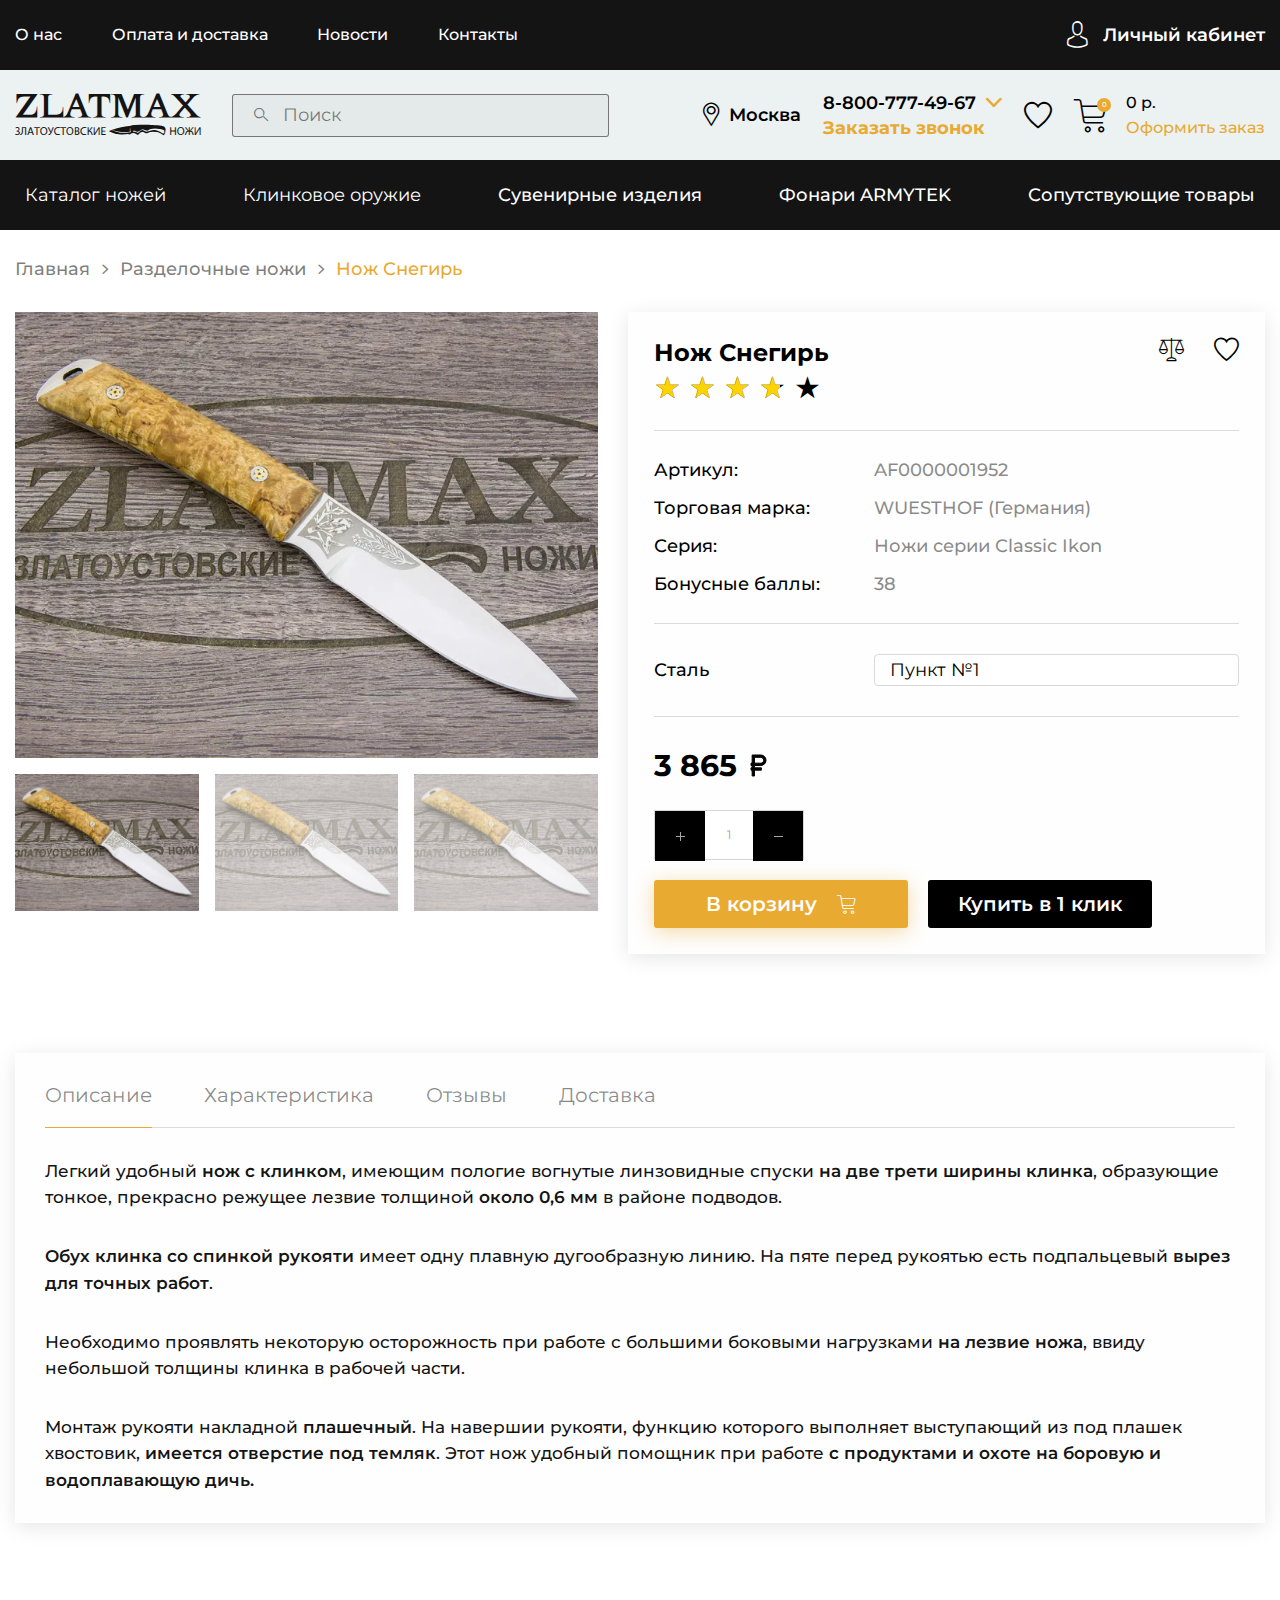
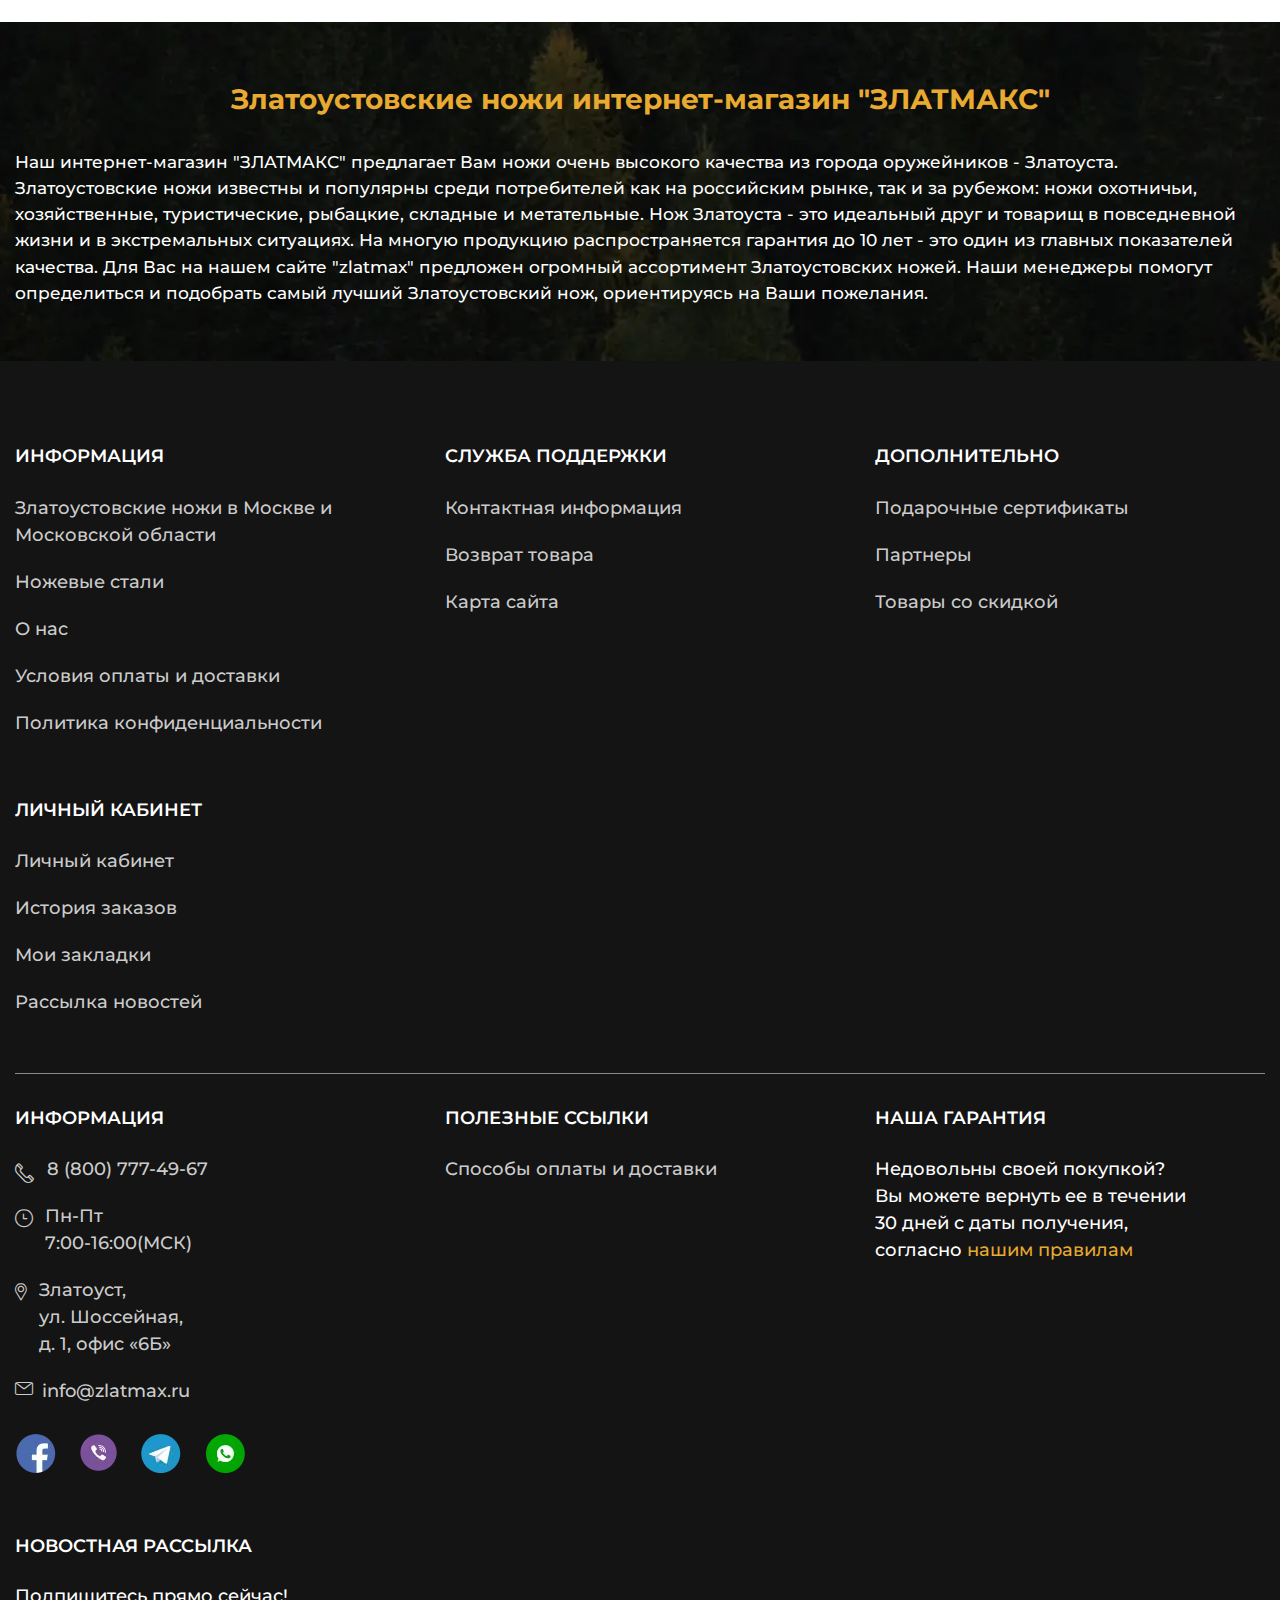
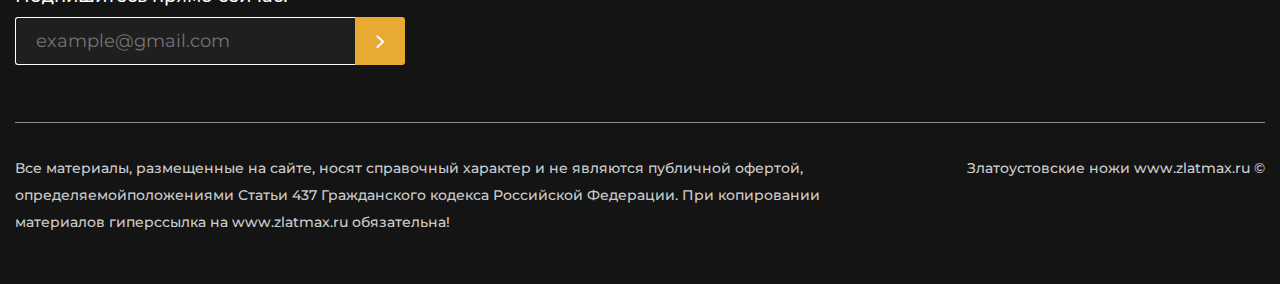
<file: product.html>
<!DOCTYPE html>
<html lang="ru">

<head>
	<title>Карточка товара</title>
	<meta charset="UTF-8">
	<meta name="format-detection" content="telephone=no">
	<!-- <style>body{opacity: 0;}</style> -->
	<link rel="stylesheet" href="css/style.min.css?_v=20220531133506">
	<link rel="shortcut icon" href="favicon.ico">
	<!-- <meta name="robots" content="noindex, nofollow"> -->
	<meta name="viewport" content="width=device-width, initial-scale=1.0">
</head>

<body>
	<div class="wrapper">
		<header class="header">
			<div class="header__top top-header">
				<div class="top-header__container">
					<nav class="top-header__menu menu-top-header">
						<ul data-da=".menu__body,991.98" class="menu-top-header__list">
							<li class="menu-top-header__item menu-top-header__item_catalog"><a href="#" class="menu-top-header__link menu-top-header__link_catalog _icon-arrow-bottom">Каталог товаров</a></li>
							<li class="menu-top-header__item"><a href="#" class="menu-top-header__link">О нас</a></li>
							<li class="menu-top-header__item"><a href="#" class="menu-top-header__link">Оплата и доставка</a></li>
							<li class="menu-top-header__item"><a href="#" class="menu-top-header__link">Новости</a></li>
							<li class="menu-top-header__item"><a href="#" class="menu-top-header__link">Контакты</a></li>
						</ul>
					</nav>

					<a href="#" class="top-header__user _icon-user"><span>Личный кабинет</span></a>
					<nav hidden class="menu">
						<button type="button" class="menu__icon icon-menu"><span></span></button>
						<div class="menu__body">
						</div>
					</nav>
				</div>
			</div>
			<div class="header__body body-header">
				<div class="body-header__container">
					<a href="#" class="body-header__logo"></a>
					<div data-da=".catalog-header__container,479.98" class="body-header__search">
						<form action="#" class="search-header">
							<button type="submit" class="search-header__button _icon-search"></button>
							<input autocomplete="off" type="text" name="form[]" data-error="Ошибка" placeholder="Поиск" class="search-header__input">
						</form>
					</div>
					<div class="body-header__actions actions-header">
						<a href="#" class="actions-header__location _icon-location"><span>Москва</span></a>
						<div data-da=".top-header__container,991.98,first" class="actions-header__phones phones-header">
							<div data-spollers class="phones-header__items">
								<div class="phones-header__item">
									<a href="tel:88007774967" class="phones-header__phone"><span>8-800-777-49-67</span></a>
									<button type="button" data-spoller class="phones-header__arrow _icon-arrow-bottom"></button>
									<ul class="phones-header__list">
										<li><a href="tel:88007774968" class="phones-header__phone">8-800-777-49-68</a></li>
										<li><a href="tel:88007774969" class="phones-header__phone">8-800-777-49-69</a></li>
										<li><a href="tel:88007774970" class="phones-header__phone">8-800-777-49-70</a></li>
										<li><a href="tel:88007774971" class="phones-header__phone">8-800-777-49-71</a></li>
									</ul>
								</div>
							</div>
							<button type="button" data-popup="#callback" class="phones-header__callback">Заказать
								звонок</button>
						</div>
						<a href="#" data-da=".top-header__container,991.98,2" class="actions-header__favorite _icon-favorite"></a>
						<a href="#" data-da=".top-header__container,991.98,2" class="actions-header__cart cart-header">
							<div class="cart-header__icon _icon-cart"><span>0</span></div>
							<div class="cart-header__body">
								<div class="cart-header__summ">0 р.</div>
								<div class="cart-header__link">Оформить заказ</div>
							</div>
						</a>
					</div>
				</div>
			</div>
			<div class="header__catalog catalog-header">
				<div class="catalog-header__container">
					<nav class="catalog-header__menu menu-catalog">
						<button type="button" class="menu-catalog__back _icon-back">Назад</button>
						<ul class="menu-catalog__list">
							<li class="menu-catalog__item"> <button data-parent="1" class="menu-catalog__link">Каталог ножей</button></li>
							<li class="menu-catalog__item"> <button data-parent="2" class="menu-catalog__link">Клинковое оружие</button></li>
							<li class="menu-catalog__item"> <a href="#" class="menu-catalog__link">Сувенирные изделия</a></li>
							<li class="menu-catalog__item"> <a href="#" class="menu-catalog__link">Фонари ARMYTEK</a></li>
							<li class="menu-catalog__item"> <a href="#" class="menu-catalog__link">Сопутствующие товары</a></li>
						</ul>
					</nav>
					<div class="menu-catalog__sub-menu sub-menu-catalog">
						<button type="button" class="sub-menu-catalog__back _icon-back">Назад</button>
						<div class="sub-menu-catalog__container">
							<div hidden data-submenu="1" class="sub-menu-catalog__block">
								<div class="sub-menu-catalog__category">
									<a href="#" class="sub-menu-catalog__link-category">Категория ножей</a>
								</div>
								<div class="sub-menu-catalog__category">
									<a href="#" class="sub-menu-catalog__link-category">Производство ножей</a>
								</div>
								<div class="sub-menu-catalog__category">
									<a href="#" class="sub-menu-catalog__link-category">Ножи по маркам стали</a>
								</div>
								<div class="sub-menu-catalog__category">
									<a href="#" class="sub-menu-catalog__link-category">Заточка и полировка ножей</a>
								</div>
								<div class="sub-menu-catalog__category">
									<a href="#" class="sub-menu-catalog__link-category">Ножевая мастерская</a>
								</div>

								<ul class="sub-menu-catalog__list">
									<li class="sub-menu-catalog__item"> <a href="#" class="sub-menu-catalog__link">Разделочные ножи</a></li>
									<li class="sub-menu-catalog__item"> <a href="#" class="sub-menu-catalog__link">Туристические ножи</a></li>
									<li class="sub-menu-catalog__item"> <a href="#" class="sub-menu-catalog__link">Ножи охотничьи</a></li>
									<li class="sub-menu-catalog__item"> <a href="#" class="sub-menu-catalog__link">Булатные ножи</a></li>
									<li class="sub-menu-catalog__item"> <a href="#" class="sub-menu-catalog__link">Ножи из дамаска</a></li>
									<li class="sub-menu-catalog__item"> <a href="#" class="sub-menu-catalog__link">Тактического назначения</a></li>
									<li class="sub-menu-catalog__item"> <a href="#" class="sub-menu-catalog__link">Метательные ножи</a></li>
									<li class="sub-menu-catalog__item"> <a href="#" class="sub-menu-catalog__link">Мачете и кукри</a></li>
									<li class="sub-menu-catalog__item"> <a href="#" class="sub-menu-catalog__link">Ножи кухонные</a></li>
								</ul>

								<ul class="sub-menu-catalog__list">
									<li class="sub-menu-catalog__item"> <a href="#" class="sub-menu-catalog__link">Ножи из стали 40х102С2М</a></li>
									<li class="sub-menu-catalog__item"> <a href="#" class="sub-menu-catalog__link">Ножи из стали 95х18</a></li>
									<li class="sub-menu-catalog__item"> <a href="#" class="sub-menu-catalog__link">Ножи из стали 100х13м</a></li>
									<li class="sub-menu-catalog__item"> <a href="#" class="sub-menu-catalog__link">Ножи из стали 110х18м-ШД</a></li>
									<li class="sub-menu-catalog__item"> <a href="#" class="sub-menu-catalog__link">Ножи из стали ЭИ-107 ТЦ</a></li>
									<li class="sub-menu-catalog__item"> <a href="#" class="sub-menu-catalog__link">Ножи из стали 50х14МФ</a></li>
									<li class="sub-menu-catalog__item"> <a href="#" class="sub-menu-catalog__link">Ножи из стали AUS-8</a></li>
									<li class="sub-menu-catalog__item"> <a href="#" class="sub-menu-catalog__link">Ножи из стали К340</a></li>
									<li class="sub-menu-catalog__item"> <a href="#" class="sub-menu-catalog__link">Ножи из стали М390</a></li>
									<li class="sub-menu-catalog__item"> <a href="#" class="sub-menu-catalog__link">Ножи из стали ЭП-766</a></li>
								</ul>

								<ul class="sub-menu-catalog__list">
									<li class="sub-menu-catalog__item"> <a href="#" class="sub-menu-catalog__link">Ножи АИР</a></li>
									<li class="sub-menu-catalog__item"> <a href="#" class="sub-menu-catalog__link">Ножи ЗИК</a></li>
									<li class="sub-menu-catalog__item"> <a href="#" class="sub-menu-catalog__link">Ножи ЗЗОСС</a></li>
									<li class="sub-menu-catalog__item"> <a href="#" class="sub-menu-catalog__link">Ножи РОСоружие</a></li>
									<li class="sub-menu-catalog__item"> <a href="#" class="sub-menu-catalog__link">Ножи Оружейник</a></li>
									<li class="sub-menu-catalog__item"> <a href="#" class="sub-menu-catalog__link">Булат Сергея Баранова</a></li>
									<li class="sub-menu-catalog__item"> <a href="#" class="sub-menu-catalog__link">Булат Андрея Умерова</a></li>
									<li class="sub-menu-catalog__item"> <a href="#" class="sub-menu-catalog__link">Ножи Златко</a></li>
									<li class="sub-menu-catalog__item"> <a href="#" class="sub-menu-catalog__link">Ножи Стиль-М</a></li>
									<li class="sub-menu-catalog__item"> <a href="#" class="sub-menu-catalog__link">Оружейная компания</a></li>
								</ul>

								<ul class="sub-menu-catalog__list">
									<li class="sub-menu-catalog__item"> <a href="#" class="sub-menu-catalog__link">Ножевые клинки</a></li>
									<li class="sub-menu-catalog__item"> <a href="#" class="sub-menu-catalog__link">Заготовки для ножей</a></li>
									<li class="sub-menu-catalog__item"> <a href="#" class="sub-menu-catalog__link">Литье для ножей</a></li>
									<li class="sub-menu-catalog__item"> <a href="#" class="sub-menu-catalog__link">Материалы для рукоятей</a></li>
									<li class="sub-menu-catalog__item"> <a href="#" class="sub-menu-catalog__link">Уход за рукоятими ножей</a></li>
								</ul>

								<ul class="sub-menu-catalog__list">
									<li class="sub-menu-catalog__item"> <a href="#" class="sub-menu-catalog__link">Паста ГОИ</a></li>
									<li class="sub-menu-catalog__item"> <a href="#" class="sub-menu-catalog__link">Алмазная паста</a></li>
									<li class="sub-menu-catalog__item"> <a href="#" class="sub-menu-catalog__link">Бруски и камни для заточки</a></li>
									<li class="sub-menu-catalog__item"> <a href="#" class="sub-menu-catalog__link">Заточные системы</a></li>
								</ul>
								<div class="sub-menu-catalog__footer">
									<a href="#" class="sub-menu-catalog__all">Смотреть все</a>
								</div>
								<div class="sub-menu-catalog__footer">
									<a href="#" class="sub-menu-catalog__all">Смотреть все</a>
								</div>
								<div class="sub-menu-catalog__footer">
									<a href="#" class="sub-menu-catalog__all">Смотреть все</a>
								</div>
								<div class="sub-menu-catalog__footer">
									<a href="#" class="sub-menu-catalog__all">Смотреть все</a>
								</div>
								<div class="sub-menu-catalog__footer">
									<a href="#" class="sub-menu-catalog__all">Смотреть все</a>
								</div>

							</div>

							<div hidden data-submenu="2" class="sub-menu-catalog__block">
								<div class="sub-menu-catalog__category">
									<a href="#" class="sub-menu-catalog__link-category">Категория ножей</a>
								</div>
								<div class="sub-menu-catalog__category">
									<a href="#" class="sub-menu-catalog__link-category">Производство ножей</a>
								</div>
								<div class="sub-menu-catalog__category">
									<a href="#" class="sub-menu-catalog__link-category">Заточка и полировка ножей</a>
								</div>

								<ul class="sub-menu-catalog__list">
									<li class="sub-menu-catalog__item"> <a href="#" class="sub-menu-catalog__link">Разделочные ножи</a></li>
									<li class="sub-menu-catalog__item"> <a href="#" class="sub-menu-catalog__link">Туристические ножи</a></li>
									<li class="sub-menu-catalog__item"> <a href="#" class="sub-menu-catalog__link">Ножи охотничьи</a></li>
									<li class="sub-menu-catalog__item"> <a href="#" class="sub-menu-catalog__link">Булатные ножи</a></li>
									<li class="sub-menu-catalog__item"> <a href="#" class="sub-menu-catalog__link">Ножи из дамаска</a></li>
									<li class="sub-menu-catalog__item"> <a href="#" class="sub-menu-catalog__link">Тактического назначения</a></li>
									<li class="sub-menu-catalog__item"> <a href="#" class="sub-menu-catalog__link">Метательные ножи</a></li>
									<li class="sub-menu-catalog__item"> <a href="#" class="sub-menu-catalog__link">Мачете и кукри</a></li>
									<li class="sub-menu-catalog__item"> <a href="#" class="sub-menu-catalog__link">Ножи кухонные</a></li>
								</ul>
								<ul class="sub-menu-catalog__list">
									<li class="sub-menu-catalog__item"> <a href="#" class="sub-menu-catalog__link">Ножи АИР</a></li>
									<li class="sub-menu-catalog__item"> <a href="#" class="sub-menu-catalog__link">Ножи ЗИК</a></li>
									<li class="sub-menu-catalog__item"> <a href="#" class="sub-menu-catalog__link">Ножи ЗЗОСС</a></li>
									<li class="sub-menu-catalog__item"> <a href="#" class="sub-menu-catalog__link">Ножи РОСоружие</a></li>
									<li class="sub-menu-catalog__item"> <a href="#" class="sub-menu-catalog__link">Ножи Оружейник</a></li>
									<li class="sub-menu-catalog__item"> <a href="#" class="sub-menu-catalog__link">Булат Сергея Баранова</a></li>
									<li class="sub-menu-catalog__item"> <a href="#" class="sub-menu-catalog__link">Булат Андрея Умерова</a></li>
									<li class="sub-menu-catalog__item"> <a href="#" class="sub-menu-catalog__link">Ножи Златко</a></li>
									<li class="sub-menu-catalog__item"> <a href="#" class="sub-menu-catalog__link">Ножи Стиль-М</a></li>
									<li class="sub-menu-catalog__item"> <a href="#" class="sub-menu-catalog__link">Оружейная компания</a></li>
								</ul>

								<ul class="sub-menu-catalog__list">
									<li class="sub-menu-catalog__item"> <a href="#" class="sub-menu-catalog__link">Ножевые клинки</a></li>
									<li class="sub-menu-catalog__item"> <a href="#" class="sub-menu-catalog__link">Заготовки для ножей</a></li>
									<li class="sub-menu-catalog__item"> <a href="#" class="sub-menu-catalog__link">Литье для ножей</a></li>
									<li class="sub-menu-catalog__item"> <a href="#" class="sub-menu-catalog__link">Материалы для рукоятей</a></li>
									<li class="sub-menu-catalog__item"> <a href="#" class="sub-menu-catalog__link">Уход за рукоятими ножей</a></li>
								</ul>

								<div class="sub-menu-catalog__footer">
									<a href="#" class="sub-menu-catalog__all">Смотреть все</a>
								</div>
								<div class="sub-menu-catalog__footer">
									<a href="#" class="sub-menu-catalog__all">Смотреть все</a>
								</div>
								<div class="sub-menu-catalog__footer">
									<a href="#" class="sub-menu-catalog__all">Смотреть все</a>
								</div>
							</div>
						</div>
					</div>
				</div>
			</div>
		</header>
		<main class="page page_inner">
			<div class="page__header">
				<div class="page__container">
					<nav class="page__breadcrumbs breadcrumbs">
						<ul class="breadcrumbs__list">
							<li class="breadcrumbs__item">
								<a href="#" class="breadcrumbs__link">Главная</a>
							</li>
							<li class="breadcrumbs__item">
								<a href="#" class="breadcrumbs__link">Разделочные ножи</a>
							</li>
							<li class="breadcrumbs__item">
								<span class="breadcrumbs__current">Нож Снегирь</span>
							</li>
						</ul>
					</nav>
				</div>
			</div>
			<div class="product">
				<div class="product__container">
					<div class="product__main main-product">
						<div class="main-product__images images-product">
							<div class="images-product__slider swiper">
								<div class="images-product__wrapper swiper-wrapper">
									<div class="images-product__slide-ibg swiper-slide">
										<picture><source srcset="img/product/01.webp" type="image/webp"><img src="img/product/01.jpg" alt="Изображение товара"></picture>
									</div>
									<div class="images-product__slide-ibg swiper-slide">
										<picture><source srcset="img/product/01.webp" type="image/webp"><img src="img/product/01.jpg" alt="Изображение товара"></picture>
									</div>
									<div class="images-product__slide-ibg swiper-slide">
										<picture><source srcset="img/product/01.webp" type="image/webp"><img src="img/product/01.jpg" alt="Изображение товара"></picture>
									</div>
									<div class="images-product__slide-ibg swiper-slide">
										<picture><source srcset="img/product/01.webp" type="image/webp"><img src="img/product/01.jpg" alt="Изображение товара"></picture>
									</div>
									<div class="images-product__slide-ibg swiper-slide">
										<picture><source srcset="img/product/01.webp" type="image/webp"><img src="img/product/01.jpg" alt="Изображение товара"></picture>
									</div>
								</div>
							</div>
							<div class="images-product__thumbs thumbs-images swiper">
								<div class="thumbs-images__wrapper swiper-wrapper">
									<div class="thumbs-images__slide-ibg swiper-slide">
										<picture><source srcset="img/product/01.webp" type="image/webp"><img src="img/product/01.jpg" alt="Изображение товара"></picture>
									</div>
									<div class="thumbs-images__slide-ibg swiper-slide">
										<picture><source srcset="img/product/01.webp" type="image/webp"><img src="img/product/01.jpg" alt="Изображение товара"></picture>
									</div>
									<div class="thumbs-images__slide-ibg swiper-slide">
										<picture><source srcset="img/product/01.webp" type="image/webp"><img src="img/product/01.jpg" alt="Изображение товара"></picture>
									</div>
									<div class="thumbs-images__slide-ibg swiper-slide">
										<picture><source srcset="img/product/01.webp" type="image/webp"><img src="img/product/01.jpg" alt="Изображение товара"></picture>
									</div>
									<div class="thumbs-images__slide-ibg swiper-slide">
										<picture><source srcset="img/product/01.webp" type="image/webp"><img src="img/product/01.jpg" alt="Изображение товара"></picture>
									</div>
								</div>
							</div>
						</div>
						<div class="main-product__body body-product">
							<div class="body-product__header header-product">
								<div class="header-product__line">
									<h1 class="header-product__title">Нож Снегирь</h1>
									<a href="#" class="header-product__link _icon-compare"></a>
									<a href="#" class="header-product__link _icon-favorite"></a>
								</div>
								<div class="header-product__rating rating">
									<div class="rating__body">
										<div class="rating__active"></div>
										<div class="rating__items">
											<input type="radio" class="rating__item" value="1" name="rating">
											<input type="radio" class="rating__item" value="2" name="rating">
											<input type="radio" class="rating__item" value="3" name="rating">
											<input type="radio" class="rating__item" value="4" name="rating">
											<input type="radio" class="rating__item" value="5" name="rating">
										</div>
									</div>
									<div class="rating__value">3.6</div>
								</div>
							</div>
							<div class="body-product__table table-product">
								<div class="table-product__label">Артикул:</div>
								<div class="table-product__value">AF0000001952</div>
								<div class="table-product__label">Торговая марка:</div>
								<div class="table-product__value">WUESTHOF (Германия)</div>
								<div class="table-product__label">Серия:</div>
								<div class="table-product__value">Ножи серии Classic Ikon</div>
								<div class="table-product__label">Бонусные баллы:</div>
								<div class="table-product__value">38</div>
							</div>
							<div class="body-product__option option-product">
								<div class="option-product__label">Сталь</div>
								<div class="option-product__value">
									<select name="form[]" class="form">
										<option value="1" selected>Пункт №1</option>
										<option value="2">Пункт №2</option>
										<option value="3">Пункт №3</option>
										<option value="4">Пункт №4</option>
									</select>
								</div>
							</div>
							<div class="body-product__action action-product">
								<div class="action-product__price">3 865</div>
								<div class="action-product__row">
									<div class="action-product__quantity quantity">
										<button type="button" class="quantity__button quantity__button_plus"></button>
										<div class="quantity__input">
											<input autocomplete="off" type="text" name="form[]" value="1">
										</div>
										<button type="button" class="quantity__button quantity__button_minus"></button>
									</div>
								</div>
								<div class="action-product__buttons">
									<a href="#" class="action-product__cart button"><span class="_icon-cart">В
											корзину</span></a>
									<a href="#" class="action-product__button button button_black">Купить в 1 клик</a>
								</div>
							</div>
						</div>
					</div>
					<div data-tabs="992" class="product__info product-info">
						<nav data-tabs-titles class="product-info__navigation">
							<button type="button" class="product-info__title _tab-active">Описание</button>
							<button type="button" class="product-info__title">Характеристика</button>
							<button type="button" class="product-info__title">Отзывы</button>
							<button type="button" class="product-info__title">Доставка</button>
						</nav>
						<div data-tabs-body class="product-info__content">
							<div class="product-info__body">
								<p>Легкий удобный <span>нож с клинком</span>, имеющим пологие вогнутые линзовидные спуски <span>на две трети ширины клинка</span>, образующие тонкое, прекрасно режущее лезвие толщиной <span>около 0,6 мм</span> в районе подводов. </p>
								<p><span>Обух клинка со спинкой рукояти</span> имеет одну плавную дугообразную линию. На пяте перед рукоятью есть подпальцевый <span>вырез для точных работ</span>. </p>
								<p>Необходимо проявлять некоторую осторожность при работе с большими боковыми нагрузками <span>на лезвие ножа</span>, ввиду небольшой толщины клинка в рабочей части. </p>
								<p>Монтаж рукояти накладной <span>плашечный</span>. На навершии рукояти, функцию которого выполняет выступающий из под плашек хвостовик, <span>имеется отверстие под темляк</span>. Этот нож удобный помощник при работе <span>с продуктами и охоте на боровую и водоплавающую дичь.</span></p>
							</div>
							<div class="product-info__body">
								<p>Lorem ipsum dolor sit amet consectetur adipisicing elit. Dignissimos eius quisquam aspernatur nobis tempora dolorum sed adipisci facilis obcaecati molestiae.</p>
								<p>Lorem ipsum dolor sit amet consectetur adipisicing elit. Dignissimos eius quisquam aspernatur nobis tempora dolorum sed adipisci facilis obcaecati molestiae.</p>
								<p>Lorem ipsum dolor sit amet consectetur adipisicing elit. Dignissimos eius quisquam aspernatur nobis tempora dolorum sed adipisci facilis obcaecati molestiae.</p>
							</div>
							<div class="product-info__body">
								<p>Lorem ipsum dolor sit amet consectetur adipisicing elit. Dignissimos eius quisquam aspernatur nobis tempora dolorum sed adipisci facilis obcaecati molestiae.</p>
								<p>Lorem ipsum dolor sit amet consectetur adipisicing elit. Dignissimos eius quisquam aspernatur nobis tempora dolorum sed adipisci facilis obcaecati molestiae.</p>
								<p>Lorem ipsum dolor sit amet consectetur adipisicing elit. Dignissimos eius quisquam aspernatur nobis tempora dolorum sed adipisci facilis obcaecati molestiae.</p>
								<p>Lorem ipsum dolor sit amet consectetur adipisicing elit. Dignissimos eius quisquam aspernatur nobis tempora dolorum sed adipisci facilis obcaecati molestiae.</p>
							</div>
							<div class="product-info__body">
								<p>Lorem ipsum dolor sit amet consectetur adipisicing elit. Dignissimos eius quisquam aspernatur nobis tempora dolorum sed adipisci facilis obcaecati molestiae.</p>
								<p>Lorem ipsum dolor sit amet consectetur adipisicing elit. Dignissimos eius quisquam aspernatur nobis tempora dolorum sed adipisci facilis obcaecati molestiae.</p>
								<p>Lorem ipsum dolor sit amet consectetur adipisicing elit. Dignissimos eius quisquam aspernatur nobis tempora dolorum sed adipisci facilis obcaecati molestiae.</p>
								<p>Lorem ipsum dolor sit amet consectetur adipisicing elit. Dignissimos eius quisquam aspernatur nobis tempora dolorum sed adipisci facilis obcaecati molestiae.</p>
								<p>Lorem ipsum dolor sit amet consectetur adipisicing elit. Dignissimos eius quisquam aspernatur nobis tempora dolorum sed adipisci facilis obcaecati molestiae.</p>
							</div>
						</div>
					</div>
				</div>
			</div>
		</main>
		<footer class="footer">
			<section class="footer__text text-footer">
				<div class="text-footer__container">
					<h1 class="text-footer__title">Златоустовские ножи интернет-магазин "ЗЛАТМАКС"</h1>
					<div class="text-footer__text">Наш интернет-магазин "ЗЛАТМАКС" предлагает Вам ножи очень высокого качества из города оружейников - Златоуста. Златоустовские ножи известны и популярны среди потребителей как на российским рынке, так и за рубежом: ножи охотничьи, хозяйственные, туристические, рыбацкие, складные и метательные. Нож Златоуста - это идеальный друг и товарищ в повседневной жизни и в экстремальных ситуациях. На многую продукцию распространяется гарантия до 10 лет - это один из главных показателей качества. Для Вас на нашем сайте "zlatmax" предложен огромный ассортимент Златоустовских ножей. Наши менеджеры помогут определиться и подобрать самый лучший Златоустовский нож, ориентируясь на Ваши пожелания.</div>
				</div>
			</section>
			<div class="footer__container">
				<div class="footer__body body-footer">
					<div class="body-footer__row">
						<div class="body-footer__item item-footer">
							<div data-spollers="767.98" class="item-footer__spoller spoller-item-footer">
								<div class="spoller-item-footer__item">
									<button type="button" data-spoller class="spoller-item-footer__title">Информация</button>
									<div class="spoller-item-footer__body">
										<nav class="menu-footer">
											<ul class="menu-footer__list">
												<li class="menu-footer__item">
													<a href="#" class="menu-footer__link">Златоустовские ножи в Москве и Московской области</a>
												</li>
												<li class="menu-footer__item">
													<a href="#" class="menu-footer__link">Ножевые стали</a>
												</li>
												<li class="menu-footer__item">
													<a href="#" class="menu-footer__link">О нас</a>
												</li>
												<li class="menu-footer__item">
													<a href="#" class="menu-footer__link">Условия оплаты и доставки</a>
												</li>
												<li class="menu-footer__item">
													<a href="#" class="menu-footer__link">Политика конфиденциальности</a>
												</li>
											</ul>
										</nav>
									</div>
								</div>
							</div>
						</div>
						<div class="body-footer__item item-footer">
							<div data-spollers="767.98" class="item-footer__spoller spoller-item-footer">
								<div class="spoller-item-footer__item">
									<button type="button" data-spoller class="spoller-item-footer__title">Служба поддержки</button>
									<div class="spoller-item-footer__body">
										<nav class="menu-footer">
											<ul class="menu-footer__list">
												<li class="menu-footer__item">
													<a href="#" class="menu-footer__link">Контактная информация</a>
												</li>
												<li class="menu-footer__item">
													<a href="#" class="menu-footer__link">Возврат товара</a>
												</li>
												<li class="menu-footer__item">
													<a href="#" class="menu-footer__link">Карта сайта</a>
												</li>
											</ul>
										</nav>
									</div>
								</div>
							</div>
						</div>
						<div class="body-footer__item item-footer">
							<div data-spollers="767.98" class="item-footer__spoller spoller-item-footer">
								<div class="spoller-item-footer__item">
									<button type="button" data-spoller class="spoller-item-footer__title">дополнительно</button>
									<div class="spoller-item-footer__body">
										<nav class="menu-footer">
											<ul class="menu-footer__list">
												<li class="menu-footer__item">
													<a href="#" class="menu-footer__link">Подарочные сертификаты</a>
												</li>
												<li class="menu-footer__item">
													<a href="#" class="menu-footer__link">Партнеры</a>
												</li>
												<li class="menu-footer__item">
													<a href="#" class="menu-footer__link">Товары со скидкой</a>
												</li>
											</ul>
										</nav>
									</div>
								</div>
							</div>
						</div>
						<div class="body-footer__item item-footer">
							<div data-spollers="767.98" class="item-footer__spoller spoller-item-footer">
								<div class="spoller-item-footer__item">
									<button type="button" data-spoller class="spoller-item-footer__title">личный кабинет</button>
									<div class="spoller-item-footer__body">
										<nav class="menu-footer">
											<ul class="menu-footer__list">
												<li class="menu-footer__item">
													<a href="#" class="menu-footer__link">Личный кабинет</a>
												</li>
												<li class="menu-footer__item">
													<a href="#" class="menu-footer__link">История заказов</a>
												</li>
												<li class="menu-footer__item">
													<a href="#" class="menu-footer__link">Мои закладки</a>
												</li>
												<li class="menu-footer__item">
													<a href="#" class="menu-footer__link">Рассылка новостей</a>
												</li>
											</ul>
										</nav>
									</div>
								</div>
							</div>
						</div>
					</div>
					<div class="body-footer__row">
						<div class="body-footer__item item-footer">
							<div data-spollers="767.98" class="item-footer__spoller spoller-item-footer">
								<div class="spoller-item-footer__item">
									<button type="button" data-spoller class="spoller-item-footer__title">Информация</button>
									<div class="spoller-item-footer__body">
										<nav class="menu-footer">
											<ul class="menu-footer__list">
												<li class="menu-footer__item">
													<a href="tel:88007774967" class="menu-footer__link _icon-footer-phone">8 (800) 777-49-67</a>
												</li>
												<li class="menu-footer__item _icon-footer-clock">
													<div>
														<p>Пн-Пт </p>
														<p>7:00-16:00(МСК)</p>
													</div>
												</li>
												<li class="menu-footer__item _icon-footer-location">
													<div>
														<p>Златоуст, </p>
														<p>ул. Шоссейная, </p>
														<p>д. 1, офис «6Б»</p>
													</div>
												</li>
												<li class="menu-footer__item">
													<a href="mailto:info@zlatmax.ru" class="menu-footer__link _icon-footer-email">info@zlatmax.ru</a>
												</li>
											</ul>
										</nav>
										<ul class="social-footer">
											<li class="social-footer__item">
												<a href="#" class="social-footer__link">
													<picture><source srcset="img/icons/social/facebook.webp" type="image/webp"><img src="img/icons/social/facebook.png" alt="Иконка фейсбук"></picture>
												</a>
											</li>
											<li class="social-footer__item">
												<a href="#" class="social-footer__link">
													<picture><source srcset="img/icons/social/viber.webp" type="image/webp"><img src="img/icons/social/viber.png" alt="Иконка вайбер"></picture>
												</a>
											</li>
											<li class="social-footer__item">
												<a href="#" class="social-footer__link">
													<picture><source srcset="img/icons/social/telegram.webp" type="image/webp"><img src="img/icons/social/telegram.png" alt="Иконка телеграм"></picture>
												</a>
											</li>
											<li class="social-footer__item">
												<a href="#" class="social-footer__link">
													<picture><source srcset="img/icons/social/whatsapp.webp" type="image/webp"><img src="img/icons/social/whatsapp.png" alt="Иконка ватсап"></picture>
												</a>
											</li>
										</ul>
									</div>
								</div>
							</div>
						</div>
						<div class="body-footer__item item-footer">
							<div data-spollers="767.98" class="item-footer__spoller spoller-item-footer">
								<div class="spoller-item-footer__item">
									<button type="button" data-spoller class="spoller-item-footer__title">ПОЛЕЗНЫЕ ССЫЛКИ</button>
									<div class="spoller-item-footer__body">
										<nav class="menu-footer">
											<ul class="menu-footer__list">
												<li class="menu-footer__item">
													<a href="#" class="menu-footer__link">Способы оплаты и доставки</a>
												</li>
											</ul>
										</nav>
									</div>
								</div>
							</div>
						</div>
						<div class="body-footer__item item-footer">
							<div data-spollers="767.98" class="item-footer__spoller spoller-item-footer">
								<div class="spoller-item-footer__item">
									<button type="button" data-spoller class="spoller-item-footer__title">НАША ГАРАНТИЯ</button>
									<div class="spoller-item-footer__body">
										<div class="spoller-item-footer__text">Недовольны своей покупкой? Вы можете вернуть ее в течении 30 дней с даты получения, согласно <a href="#">нашим правилам</a></div>
									</div>
								</div>
							</div>
						</div>
						<div class="body-footer__item item-footer">
							<div data-spollers="767.98" class="item-footer__spoller spoller-item-footer">
								<div class="spoller-item-footer__item">
									<button type="button" data-spoller class="spoller-item-footer__title">новостная рассылка</button>
									<form action="#" class="spoller-item-footer__body footer-subscribe">
										<label for="subscribe-input" class="footer-subscribe__label">Подпишитесь прямо сейчас!</label>
										<div class="footer-subscribe__line">
											<input id="subscribe-input" autocomplete="off" type="text" name="form[]" data-error="Ошибка" data-required="email" placeholder="example@gmail.com" class="footer-subscribe__input">
											<button type="submit" class="footer-subscribe__button _icon-arrow-bottom"></button>
										</div>
									</form>
								</div>
							</div>
						</div>
					</div>
					<div class="body-footer__bottom">
						<div class="body-footer__rules">
							Все материалы, размещенные на сайте, носят справочный характер и не являются
							публичной офертой, определяемойположениями Статьи 437 Гражданского кодекса Российской Федерации.
							При копировании материалов гиперссылка на www.zlatmax.ru обязательна!
						</div>
						<div class="body-footer__copy">
							Златоустовские ножи <span>www.zlatmax.ru ©</span>
						</div>
					</div>
				</div>
			</div>
		</footer>
	</div>
	<div id="callback" aria-hidden="true" class="popup">
		<div class="popup__wrapper">
			<div class="popup__content">
				<button data-close type="button" class="popup__close">Закрыть</button>
				<div class="popup__text">
					Тут будет форма
				</div>
			</div>
		</div>
	</div>
	<script src="js/app.min.js?_v=20220531133506"></script>
</body>

</html>
</file>
<file: css/style.min.css>
@charset "UTF-8";@import url(https://fonts.googleapis.com/css?family=Montserrat:500,600,700&display=swap);@font-face{font-family:icons;font-display:swap;src:url(../fonts/icons.woff2) format("woff2"),url(../fonts/icons.woff) format("woff");font-weight:400;font-style:normal}._spoller-init .spoller-item-footer__title::after,.body-header__logo,.breadcrumbs__link::after,.catalog__control .select__value::before,.menu-catalog__link[data-parent]::before,.phones-header__phone::before,.products-slider__more::after,[class*=_icon-]:before{font-family:icons;font-style:normal;font-weight:400;font-variant:normal;text-transform:none;line-height:1;-webkit-font-smoothing:antialiased;-moz-osx-font-smoothing:grayscale}[class*=_icon-]:before{display:block}._icon-arrow-bottom:before,.menu-catalog__link[data-parent]:before{content:"\e900"}._icon-cart:before{content:"\e901"}._icon-compare:before{content:"\e902"}._icon-favorite:before{content:"\e903"}._icon-footer-clock:before{content:"\e904"}._icon-footer-email:before{content:"\e905"}._icon-footer-location:before{content:"\e906"}._icon-footer-phone:before,.phones-header__phone:before{content:"\e907"}._icon-location:before{content:"\e908"}._icon-logo:before,.body-header__logo:before{content:"\e909"}._icon-rub:before{content:"\e90a"}._icon-search:before{content:"\e90b"}._icon-spoller-arrow:before{content:"\e90c"}._icon-user:before{content:"\e90d"}._icon-back:before{content:"\e90e"}*{padding:0;margin:0;border:0}*,:after,:before{-webkit-box-sizing:border-box;box-sizing:border-box}body,html{height:100%;min-width:320px}body{color:#000;line-height:1;font-family:Montserrat;font-size:1.125rem;-ms-text-size-adjust:100%;-moz-text-size-adjust:100%;-webkit-text-size-adjust:100%;-webkit-font-smoothing:antialiased;-moz-osx-font-smoothing:grayscale}button,input,textarea{font-family:Montserrat;font-size:inherit}button{cursor:pointer;color:inherit;background-color:inherit}a{color:inherit}a:link,a:visited{text-decoration:none}a:hover{text-decoration:none}ul li{list-style:none}img{vertical-align:top}h1,h2,h3,h4,h5,h6{font-weight:inherit;font-size:inherit}body{font-weight:500}.lock body{overflow:hidden;-ms-touch-action:none;touch-action:none}.wrapper{min-height:100%;display:-webkit-box;display:-ms-flexbox;display:flex;-webkit-box-orient:vertical;-webkit-box-direction:normal;-ms-flex-direction:column;flex-direction:column;overflow:hidden}.wrapper>main{-webkit-box-flex:1;-ms-flex:1 1 auto;flex:1 1 auto}.wrapper>*{min-width:0}[class*=__container]{max-width:99.375rem;-webkit-box-sizing:content-box;box-sizing:content-box;margin:0 auto;padding:0 .9375rem}.button{display:inline-block;background-color:#e8aa31;-webkit-box-shadow:0 .25rem 1.25rem rgba(232,170,49,.43);box-shadow:0 .25rem 1.25rem rgba(232,170,49,.43);border-radius:3px;font-weight:600;font-size:1.25rem;padding:.5rem 3.25rem;line-height:1.6;color:#fff;-webkit-transition:-webkit-box-shadow .3s ease 0s;transition:-webkit-box-shadow .3s ease 0s;-o-transition:box-shadow .3s ease 0s;transition:box-shadow .3s ease 0s;transition:box-shadow .3s ease 0s,-webkit-box-shadow .3s ease 0s;text-align:center}.button_border{background-color:#fff;border:1px solid #e8aa31;color:#e8aa31;-webkit-box-shadow:none;box-shadow:none}.button_black{background-color:#000;color:#fff;-webkit-box-shadow:none;box-shadow:none;padding:.5rem 1.875rem}.checkbox{position:relative}.checkbox:not(:last-child){margin-bottom:.3125em}.checkbox__input{position:absolute;width:0;height:0;opacity:0}.checkbox__input:checked+.checkbox__label::after{-webkit-transform:scale(1);-ms-transform:scale(1);transform:scale(1)}.checkbox__label{cursor:pointer;display:-webkit-inline-box;display:-ms-inline-flexbox;display:inline-flex;-webkit-box-align:center;-ms-flex-align:center;align-items:center;position:relative;gap:10px}.checkbox__label:before{content:"";-ms-flex-item-align:start;align-self:flex-start;-webkit-box-flex:0;-ms-flex:0 0 1.25rem;flex:0 0 1.25rem;width:1.25rem;height:1.25rem;border:1px solid #a7a9ac;border:1px solid #e8aa31;border-radius:2px}.checkbox__label::after{content:"";-webkit-transition:all .3s ease 0s;-o-transition:all .3s ease 0s;transition:all .3s ease 0s;-webkit-transform:scale(0);-ms-transform:scale(0);transform:scale(0);position:absolute;width:1rem;border-radius:2px;height:1rem;top:2px;left:2px;background-color:#e8aa31}.checkbox__text small{color:#e8aa31}.select{position:relative}.select__body{position:relative}.select__title{color:inherit;text-align:left;border:1px solid #d9d9d9;background-color:#fff;cursor:pointer;width:100%;border-radius:4px}.select__value{display:-webkit-box;display:-ms-flexbox;display:flex;-webkit-box-align:center;-ms-flex-align:center;align-items:center;height:1.875rem;padding:0 .9375rem;gap:.625rem}.select__value>*{-webkit-box-flex:1;-ms-flex:1 1 auto;flex:1 1 auto}.select__value._select-pseudo-label::before{content:attr(data-pseudo-label);opacity:.5}.select__text{-webkit-box-flex:1;-ms-flex:1 1 auto;flex:1 1 auto}.select__input{width:100%;background-color:transparent;height:100%}.select__options{color:#000;position:absolute;top:29px;border-radius:0 0 4px 4px;min-width:100%;left:0;background-color:#fff;border-top:0;border:1px solid #d9d9d9;border-top:0;padding:10px 0 5px 0}.select__scroll{overflow-y:auto;overflow-x:hidden;max-height:200px}.select__option{width:100%;text-align:left;cursor:pointer;padding:5px 15px;color:inherit}.select__option._select-selected{background-color:#eee}.select__row{display:-webkit-inline-box;display:-ms-inline-flexbox;display:inline-flex;-webkit-box-align:center;-ms-flex-align:center;align-items:center}.select._select-open{z-index:5}.catalog__control .select__title{border:.0625rem solid rgba(4,4,4,.3)}.catalog__control .select__value{height:2.5rem;display:-webkit-box;display:-ms-flexbox;display:flex;-webkit-box-orient:horizontal;-webkit-box-direction:reverse;-ms-flex-direction:row-reverse;flex-direction:row-reverse;color:rgba(0,0,0,.5)}.catalog__control .select__value::before{content:"\e900";font-size:.5rem;margin-left:1.25em}.catalog__control .select__option{color:rgba(0,0,0,.5)}._select-tag{cursor:pointer}.rating{display:-webkit-box;display:-ms-flexbox;display:flex;-webkit-box-align:end;-ms-flex-align:end;align-items:flex-end;font-size:1.875rem;line-height:.75;-webkit-transition:opacity .3s ease 0s;-o-transition:opacity .3s ease 0s;transition:opacity .3s ease 0s}.rating.rating_sending{opacity:.2}.rating.rating_set .rating__active,.rating.rating_set .rating__item{cursor:pointer}.rating__body{letter-spacing:.2666666667em;position:relative}.rating__body::before{content:"★★★★★";display:block}.rating__active{position:absolute;width:0%;height:100%;top:0;left:0;overflow:hidden}.rating__active::before{content:"★★★★★";position:absolute;width:100%;height:100%;top:0;left:0;color:#ffd300}.rating__items{display:-webkit-box;display:-ms-flexbox;display:flex;position:absolute;width:100%;height:100%;top:0;left:0}.rating__item{-webkit-box-flex:0;-ms-flex:0 0 20%;flex:0 0 20%;height:100%;opacity:0}.rating__value{display:none;font-size:50%;line-height:1;padding:0 0 0 10px}.rating__info{color:#ababab;font-size:1rem}.quantity{width:150px;height:50px;display:-webkit-box;display:-ms-flexbox;display:flex;border:1px solid rgba(166,166,166,.45)}.quantity__button{-webkit-box-flex:0;-ms-flex:0 0 50px;flex:0 0 50px;height:3.125rem;position:relative;cursor:pointer;background-color:#000}.quantity__button::after,.quantity__button::before{content:"";position:absolute;top:50%;left:50%;-webkit-transition:all .3s ease 0s;-o-transition:all .3s ease 0s;transition:all .3s ease 0s;margin:0 0 0 -4.5px;background-color:#a6a6a6;width:9px;height:1px}.quantity__button_plus::before{-webkit-transform:rotate(-90deg);-ms-transform:rotate(-90deg);transform:rotate(-90deg)}.quantity__input{-webkit-box-flex:1;-ms-flex:1 1 auto;flex:1 1 auto}.quantity__input input{height:100%;color:#a6a6a6;font-size:12px;width:100%;text-align:center}.noUi-target,.noUi-target *{-webkit-touch-callout:none;-webkit-tap-highlight-color:transparent;-webkit-user-select:none;-ms-touch-action:none;touch-action:none;-ms-user-select:none;-moz-user-select:none;user-select:none;-webkit-box-sizing:border-box;box-sizing:border-box}.noUi-target{position:relative}.noUi-base,.noUi-connects{width:100%;height:100%;position:relative;z-index:1}.noUi-connects{overflow:hidden;z-index:0}.noUi-connect,.noUi-origin{will-change:transform;position:absolute;z-index:1;top:0;right:0;height:100%;width:100%;-ms-transform-origin:0 0;-webkit-transform-origin:0 0;-webkit-transform-style:preserve-3d;transform-origin:0 0;-webkit-transform-style:flat;transform-style:flat}.noUi-txt-dir-rtl.noUi-horizontal .noUi-origin{left:0;right:auto}.noUi-vertical .noUi-origin{top:-100%;width:0}.noUi-horizontal .noUi-origin{height:0}.noUi-handle{-webkit-backface-visibility:hidden;backface-visibility:hidden;position:absolute}.noUi-touch-area{height:100%;width:100%}.noUi-state-tap .noUi-connect,.noUi-state-tap .noUi-origin{-webkit-transition:-webkit-transform .3s;transition:-webkit-transform .3s;-o-transition:transform .3s;transition:transform .3s;transition:transform .3s,-webkit-transform .3s}.noUi-state-drag *{cursor:inherit!important}.noUi-horizontal{height:.0625rem}.noUi-horizontal .noUi-handle{width:1.125rem;height:1.125rem;right:-.5625rem;top:-.5625rem;border-radius:50%}.noUi-vertical{width:18px}.noUi-vertical .noUi-handle{width:28px;height:34px;right:-6px;bottom:-17px}.noUi-txt-dir-rtl.noUi-horizontal .noUi-handle{left:-17px;right:auto}.noUi-target{background-color:#e8aa31}.noUi-connects{border-radius:3px}.noUi-connect{background-color:#141414}.noUi-draggable{cursor:ew-resize}.noUi-vertical .noUi-draggable{cursor:ns-resize}.noUi-handle{background-color:#e8aa31;-webkit-box-shadow:0 4px 20px rgba(232,140,49,.3);box-shadow:0 4px 20px rgba(232,140,49,.3)}.noUi-handle::before{content:"";position:absolute;background-color:#141414;width:.75rem;height:.75rem;border-radius:50%;top:.1875rem;left:.1875rem}[disabled] .noUi-connect{background:#b8b8b8}[disabled] .noUi-handle,[disabled].noUi-handle,[disabled].noUi-target{cursor:not-allowed}.noUi-pips,.noUi-pips *{-webkit-box-sizing:border-box;box-sizing:border-box}.noUi-pips{position:absolute;color:#999}.noUi-value{position:absolute;white-space:nowrap;text-align:center}.noUi-value-sub{color:#ccc;font-size:10px}.noUi-marker{position:absolute;background:#ccc}.noUi-marker-sub{background:#aaa}.noUi-marker-large{background:#aaa}.noUi-pips-horizontal{padding:10px 0;height:80px;top:100%;left:0;width:100%}.noUi-value-horizontal{-webkit-transform:translate(-50%,50%);-ms-transform:translate(-50%,50%);transform:translate(-50%,50%)}.noUi-rtl .noUi-value-horizontal{-webkit-transform:translate(50%,50%);-ms-transform:translate(50%,50%);transform:translate(50%,50%)}.noUi-marker-horizontal.noUi-marker{margin-left:-1px;width:2px;height:5px}.noUi-marker-horizontal.noUi-marker-sub{height:10px}.noUi-marker-horizontal.noUi-marker-large{height:15px}.noUi-pips-vertical{padding:0 10px;height:100%;top:0;left:100%}.noUi-value-vertical{-webkit-transform:translate(0,-50%);-ms-transform:translate(0,-50%);transform:translate(0,-50%);padding-left:25px}.noUi-rtl .noUi-value-vertical{-webkit-transform:translate(0,50%);-ms-transform:translate(0,50%);transform:translate(0,50%)}.noUi-marker-vertical.noUi-marker{width:5px;height:2px;margin-top:-1px}.noUi-marker-vertical.noUi-marker-sub{width:10px}.noUi-marker-vertical.noUi-marker-large{width:15px}.noUi-tooltip{display:block;position:absolute;border:1px solid #d9d9d9;border-radius:3px;background:#fff;color:#000;padding:5px;text-align:center;white-space:nowrap}.noUi-horizontal .noUi-tooltip{-webkit-transform:translate(-50%,0);-ms-transform:translate(-50%,0);transform:translate(-50%,0);left:50%;bottom:120%}.noUi-vertical .noUi-tooltip{-webkit-transform:translate(0,-50%);-ms-transform:translate(0,-50%);transform:translate(0,-50%);top:50%;right:120%}.noUi-horizontal .noUi-origin>.noUi-tooltip{-webkit-transform:translate(50%,0);-ms-transform:translate(50%,0);transform:translate(50%,0);left:auto;bottom:10px}.noUi-vertical .noUi-origin>.noUi-tooltip{-webkit-transform:translate(0,-18px);-ms-transform:translate(0,-18px);transform:translate(0,-18px);top:auto;right:28px}body::after{content:"";background-color:rgba(0,0,0,.5);position:fixed;width:100%;height:100%;top:0;left:0;opacity:0;-webkit-transition:opacity .8s ease 0s;-o-transition:opacity .8s ease 0s;transition:opacity .8s ease 0s;pointer-events:none;z-index:149}.popup-show body::after{opacity:1}.popup{position:fixed;top:0;left:0;bottom:0;right:0;padding:30px 10px;-webkit-transition:visibility .8s ease 0s;-o-transition:visibility .8s ease 0s;transition:visibility .8s ease 0s;visibility:hidden;pointer-events:none}.popup_show{z-index:150;visibility:visible;overflow:auto;pointer-events:auto}.popup_show .popup__content{visibility:visible;-webkit-transform:scale(1);-ms-transform:scale(1);transform:scale(1)}.popup__wrapper{display:-webkit-box;display:-ms-flexbox;display:flex;-webkit-box-orient:vertical;-webkit-box-direction:normal;-ms-flex-direction:column;flex-direction:column;-webkit-box-align:center;-ms-flex-align:center;align-items:center;min-height:100%;-webkit-box-flex:1;-ms-flex:1 1 auto;flex:1 1 auto;width:100%;display:flex;-webkit-box-pack:center;-ms-flex-pack:center;justify-content:center;align-items:center}.popup__content{visibility:hidden;-webkit-transform:scale(0);-ms-transform:scale(0);transform:scale(0);-webkit-transition:-webkit-transform .3s ease 0s;transition:-webkit-transform .3s ease 0s;-o-transition:transform .3s ease 0s;transition:transform .3s ease 0s;transition:transform .3s ease 0s,-webkit-transform .3s ease 0s;background-color:#eee;padding:20px;width:100%;max-width:900px;border-radius:20px}.lock .popup__content{visibility:visible}[class*=-ibg]{position:relative}[class*=-ibg] img{position:absolute;width:100%;height:100%;top:0;left:0;-o-object-fit:cover;object-fit:cover}[class*=-ibg_contain] img{-o-object-fit:contain;object-fit:contain}@supports (margin-bottom:clamp(1.875rem ,1.5673076923rem + 1.5384615385vw ,3.125rem)){.products-slider__header:not(:last-child){margin-bottom:clamp(1.875rem ,1.5673076923rem + 1.5384615385vw ,3.125rem)}}@supports not (margin-bottom:clamp(1.875rem ,1.5673076923rem + 1.5384615385vw ,3.125rem)){.products-slider__header:not(:last-child){margin-bottom:calc(1.875rem + 1.25 * (100vw - 20rem)/ 81.25)}}.products-slider__title{letter-spacing:.05em;font-size:1.875rem;font-weight:700;line-height:1.5333333333}.products-slider__more{color:rgba(20,20,20,.58);font-weight:600;font-size:1.125rem;display:-webkit-inline-box;display:-ms-inline-flexbox;display:inline-flex;-webkit-box-align:center;-ms-flex-align:center;align-items:center;gap:.8333333333em;-webkit-transition:color .3s ease 0s;-o-transition:color .3s ease 0s;transition:color .3s ease 0s}.products-slider__more::after{content:"\e900";font-size:.3888888889em;-webkit-transform:rotate(-90deg);-ms-transform:rotate(-90deg);transform:rotate(-90deg);color:#e8aa31}.products-slider__slider{padding:.9375rem 1.25rem;margin:0 -1.25rem}@supports (margin-bottom:clamp(1.875rem ,1.5673076923rem + 1.5384615385vw ,3.125rem)){.products-slider__wrapper:not(:last-child){margin-bottom:clamp(1.875rem ,1.5673076923rem + 1.5384615385vw ,3.125rem)}}@supports not (margin-bottom:clamp(1.875rem ,1.5673076923rem + 1.5384615385vw ,3.125rem)){.products-slider__wrapper:not(:last-child){margin-bottom:calc(1.875rem + 1.25 * (100vw - 20rem)/ 81.25)}}.products-slider__dotts{display:-ms-grid;display:grid;grid-auto-flow:column;-webkit-transform:translateY(10%);-ms-transform:translateY(10%);transform:translateY(10%);margin:0 auto;overflow:hidden}.products-slider__dotts .swiper-pagination-bullet{margin:0 .46875rem;cursor:pointer;width:1.125rem;height:1.875rem;position:relative;-webkit-transition:all .3s ease 0s;-o-transition:all .3s ease 0s;transition:all .3s ease 0s}.products-slider__dotts .swiper-pagination-bullet::after{content:"";position:absolute;top:50%;-webkit-transform:translateY(-50%);-ms-transform:translateY(-50%);transform:translateY(-50%);width:100%;height:.125rem;background-color:#898989}.products-slider__dotts .swiper-pagination-bullet::before{content:"";background-color:#e8aa31;width:.625rem;height:.625rem;top:50%;left:0;border-radius:50%;-webkit-transform:translateY(-50%);-ms-transform:translateY(-50%);transform:translateY(-50%);position:absolute;opacity:0}.products-slider__dotts .swiper-pagination-bullet-active::after{background-color:#e8aa31}.products-slider__dotts .swiper-pagination-bullet-active::before{opacity:1;-webkit-transition:left 3s linear 0s;-o-transition:left 3s linear 0s;transition:left 3s linear 0s;left:.5rem}.products-card{display:-ms-grid;display:grid;height:100%;-ms-grid-rows:auto 1fr;grid-template-rows:auto 1fr;-webkit-box-shadow:0 .25rem 1.25rem rgba(0,0,0,.1);box-shadow:0 .25rem 1.25rem rgba(0,0,0,.1);-webkit-transition:shadow .3s ease 0s;-o-transition:shadow .3s ease 0s;transition:shadow .3s ease 0s;background-color:#fff;position:relative}.products-card__sale{position:absolute;top:1.25rem;left:0;color:#fff;background-color:#e8aa31;padding:.375rem 1.375rem;z-index:10;pointer-events:none}@supports (padding-top:clamp(0.9375rem ,0.7836538462rem + 0.7692307692vw ,1.5625rem)){.products-card__image{padding-top:clamp(.9375rem ,.7836538462rem + .7692307692vw ,1.5625rem)}}@supports not (padding-top:clamp(0.9375rem ,0.7836538462rem + 0.7692307692vw ,1.5625rem)){.products-card__image{padding-top:calc(.9375rem + .625 * (100vw - 20rem)/ 81.25)}}@supports (padding-right:clamp(0.9375rem ,0.3990384615rem + 2.6923076923vw ,3.125rem)){.products-card__image{padding-right:clamp(.9375rem ,.3990384615rem + 2.6923076923vw ,3.125rem)}}@supports not (padding-right:clamp(0.9375rem ,0.3990384615rem + 2.6923076923vw ,3.125rem)){.products-card__image{padding-right:calc(.9375rem + 2.1875 * (100vw - 20rem)/ 81.25)}}@supports (padding-bottom:clamp(0.9375rem ,0.7836538462rem + 0.7692307692vw ,1.5625rem)){.products-card__image{padding-bottom:clamp(.9375rem ,.7836538462rem + .7692307692vw ,1.5625rem)}}@supports not (padding-bottom:clamp(0.9375rem ,0.7836538462rem + 0.7692307692vw ,1.5625rem)){.products-card__image{padding-bottom:calc(.9375rem + .625 * (100vw - 20rem)/ 81.25)}}@supports (padding-left:clamp(0.9375rem ,0.3990384615rem + 2.6923076923vw ,3.125rem)){.products-card__image{padding-left:clamp(.9375rem ,.3990384615rem + 2.6923076923vw ,3.125rem)}}@supports not (padding-left:clamp(0.9375rem ,0.3990384615rem + 2.6923076923vw ,3.125rem)){.products-card__image{padding-left:calc(.9375rem + 2.1875 * (100vw - 20rem)/ 81.25)}}.products-card__item-image-ibg{display:block;padding-bottom:88.8888888889%}.products-card__body{padding:1.25rem;display:-webkit-box;display:-ms-flexbox;display:flex;-webkit-box-orient:vertical;-webkit-box-direction:normal;-ms-flex-direction:column;flex-direction:column}.products-card__title{-webkit-box-flex:1;-ms-flex:1 1 auto;flex:1 1 auto;font-weight:600;font-size:1.25rem;line-height:1.7}.products-card__title:not(:last-child){margin-bottom:.5em}.products-card__info:not(:last-child){margin-bottom:.9375em}.products-card__rating{-webkit-box-pack:justify;-ms-flex-pack:justify;justify-content:space-between}.products-card__rating:not(:last-child){margin-bottom:1.625rem}.products-card__footer{border-top:.0625rem solid rgba(20,20,20,.5);padding:1.25rem 0;display:-webkit-box;display:-ms-flexbox;display:flex;-webkit-box-align:center;-ms-flex-align:center;align-items:center;gap:.9375rem}.products-card__price{-webkit-box-flex:1;-ms-flex:1 1 auto;flex:1 1 auto;font-weight:600;font-size:1.25rem;line-height:1.7}.products-card__compare,.products-card__favorite{font-size:1.5rem;-webkit-transition:color .3s ease 0s;-o-transition:color .3s ease 0s;transition:color .3s ease 0s}.products-card__cart span{display:-webkit-box;display:-ms-flexbox;display:flex;-webkit-box-orient:horizontal;-webkit-box-direction:reverse;-ms-flex-direction:row-reverse;flex-direction:row-reverse;-webkit-box-align:center;-ms-flex-align:center;align-items:center;-webkit-box-pack:center;-ms-flex-pack:center;justify-content:center}.products-card__cart span::before{margin-left:1rem}.info-products-card{color:#ababab;display:-webkit-box;display:-ms-flexbox;display:flex;-webkit-box-pack:justify;-ms-flex-pack:justify;justify-content:space-between;gap:.625rem;font-size:1rem;text-align:right}.dots{display:-ms-grid;display:grid;grid-auto-flow:column;-webkit-box-pack:center;-ms-flex-pack:center;justify-content:center;margin:0 auto;overflow:hidden}.dots .swiper-pagination-bullet{margin:0 .46875rem;cursor:pointer;width:1.125rem;height:1.875rem;position:relative;-webkit-transition:all .3s ease 0s;-o-transition:all .3s ease 0s;transition:all .3s ease 0s}.dots .swiper-pagination-bullet::after{content:"";position:absolute;top:50%;-webkit-transform:translateY(-50%);-ms-transform:translateY(-50%);transform:translateY(-50%);width:100%;height:.125rem;background-color:#898989}.dots .swiper-pagination-bullet::before{content:"";background-color:#e8aa31;width:.625rem;height:.625rem;top:50%;left:0;border-radius:50%;-webkit-transform:translateY(-50%);-ms-transform:translateY(-50%);transform:translateY(-50%);position:absolute;opacity:0}.dots .swiper-pagination-bullet-active::after{background-color:#e8aa31}.dots .swiper-pagination-bullet-active::before{opacity:1;-webkit-transition:left 3s linear 0s;-o-transition:left 3s linear 0s;transition:left 3s linear 0s;left:.5rem}.no-webp .products-new{background:url(../img/new-products/bg.jpg) bottom/cover no-repeat}.products-new{padding:2.8125rem 0 0 0;position:relative}.products-new::before{content:"";background-color:#fff;height:45px;position:absolute;right:0;top:0;width:53.6458333333%}@supports (padding-top:clamp(1.25rem ,0.7115384615rem + 2.6923076923vw ,3.4375rem)){.products-new__inner{padding-top:clamp(1.25rem ,.7115384615rem + 2.6923076923vw ,3.4375rem)}}@supports not (padding-top:clamp(1.25rem ,0.7115384615rem + 2.6923076923vw ,3.4375rem)){.products-new__inner{padding-top:calc(1.25rem + 2.1875 * (100vw - 20rem)/ 81.25)}}@supports (padding-bottom:clamp(1.25rem ,0.7115384615rem + 2.6923076923vw ,3.4375rem)){.products-new__inner{padding-bottom:clamp(1.25rem ,.7115384615rem + 2.6923076923vw ,3.4375rem)}}@supports not (padding-bottom:clamp(1.25rem ,0.7115384615rem + 2.6923076923vw ,3.4375rem)){.products-new__inner{padding-bottom:calc(1.25rem + 2.1875 * (100vw - 20rem)/ 81.25)}}.products-new__container{display:-ms-grid;display:grid;row-gap:40px}@supports (padding-right:clamp(1.25rem ,-3.6089341693rem + 7.8369905956vw ,4.375rem)){.products-new__body{padding-right:clamp(1.25rem ,-3.6089341693rem + 7.8369905956vw ,4.375rem)}}@supports not (padding-right:clamp(1.25rem ,-3.6089341693rem + 7.8369905956vw ,4.375rem)){.products-new__body{padding-right:calc(1.25rem + 3.125 * (100vw - 62rem)/ 39.875)}}.products-new__section{position:relative;z-index:2}.products-new__title{font-weight:700;font-size:1.875rem;line-height:1.5333333333;color:#fff}.products-new__title:not(:last-child){margin-bottom:1em}.products-new__text{font-size:1.125rem;line-height:1.5;letter-spacing:.03em;color:rgba(255,255,255,.7)}@supports (margin-bottom:clamp(1.25rem ,0.6346153846rem + 3.0769230769vw ,3.75rem)){.products-new__text:not(:last-child){margin-bottom:clamp(1.25rem ,.6346153846rem + 3.0769230769vw ,3.75rem)}}@supports not (margin-bottom:clamp(1.25rem ,0.6346153846rem + 3.0769230769vw ,3.75rem)){.products-new__text:not(:last-child){margin-bottom:calc(1.25rem + 2.5 * (100vw - 20rem)/ 81.25)}}.products-new__content{min-width:0}@supports (margin-bottom:clamp(1.25rem ,0.7884615385rem + 2.3076923077vw ,3.125rem)){.products-new__wrapper:not(:last-child){margin-bottom:clamp(1.25rem ,.7884615385rem + 2.3076923077vw ,3.125rem)}}@supports not (margin-bottom:clamp(1.25rem ,0.7884615385rem + 2.3076923077vw ,3.125rem)){.products-new__wrapper:not(:last-child){margin-bottom:calc(1.25rem + 1.875 * (100vw - 20rem)/ 81.25)}}.products-new__dotts{position:relative;z-index:3}.link-arrow{display:-webkit-inline-box;display:-ms-inline-flexbox;display:inline-flex;-webkit-box-orient:horizontal;-webkit-box-direction:reverse;-ms-flex-direction:row-reverse;flex-direction:row-reverse;-webkit-box-align:center;-ms-flex-align:center;align-items:center;color:#e8aa31;font-weight:600;font-size:1.25rem}.link-arrow::before{margin-left:1em;-webkit-transform:rotate(-90deg);-ms-transform:rotate(-90deg);transform:rotate(-90deg);font-size:.5rem}.breadcrumbs{white-space:nowrap;overflow:auto;height:1.375rem}.breadcrumbs__list{display:-webkit-box;display:-ms-flexbox;display:flex}.breadcrumbs__link{opacity:.5;display:-webkit-box;display:-ms-flexbox;display:flex;-webkit-box-align:center;-ms-flex-align:center;align-items:center}.breadcrumbs__link::after{content:"\e900";-webkit-transform:rotate(-90deg);-ms-transform:rotate(-90deg);transform:rotate(-90deg);font-size:.375rem;margin:0 1.6666666667em}.breadcrumbs__current{color:#e8aa31}.title{font-weight:700;font-size:1.5rem;line-height:1.2083333333}.title:not(:last-child){margin-bottom:1.0416666667em}.pagging{display:-webkit-box;display:-ms-flexbox;display:flex;-webkit-box-pack:end;-ms-flex-pack:end;justify-content:flex-end;-webkit-box-align:center;-ms-flex-align:center;align-items:center;gap:1.875rem}@supports (gap:clamp(0.9375rem ,0.7067307692rem + 1.1538461538vw ,1.875rem)){.pagging{gap:clamp(.9375rem ,.7067307692rem + 1.1538461538vw ,1.875rem)}}@supports not (gap:clamp(0.9375rem ,0.7067307692rem + 1.1538461538vw ,1.875rem)){.pagging{gap:calc(.9375rem + .9375 * (100vw - 20rem)/ 81.25)}}.pagging__arrow{color:#e8aa31}.pagging__arrow::before{font-size:.625rem;-webkit-transform:rotate(-90deg);-ms-transform:rotate(-90deg);transform:rotate(-90deg)}.pagging__arrow:disabled{color:rgba(0,0,0,.12)}.pagging__arrow_left{-webkit-transform:rotate(-180deg);-ms-transform:rotate(-180deg);transform:rotate(-180deg)}.pagging__list{display:-webkit-box;display:-ms-flexbox;display:flex;-webkit-box-align:center;-ms-flex-align:center;align-items:center;gap:.8125rem}.pagging__link{width:2.125rem;height:2.125rem;display:-webkit-box;display:-ms-flexbox;display:flex;-webkit-box-pack:center;-ms-flex-pack:center;justify-content:center;-webkit-box-align:center;-ms-flex-align:center;align-items:center;border-radius:50%}.pagging__link._active{background-color:#e8aa31;color:#fff}.top-header{padding:.625rem 0;background-color:#141414;color:#fff}.top-header__container{display:-webkit-box;display:-ms-flexbox;display:flex;-webkit-box-align:center;-ms-flex-align:center;align-items:center;gap:20px;min-height:50px}.top-header__menu{-webkit-box-flex:1;-ms-flex:1 1 auto;flex:1 1 auto}.top-header__user{position:relative;z-index:5;display:-webkit-inline-box;display:-ms-inline-flexbox;display:inline-flex;-webkit-box-align:center;-ms-flex-align:center;align-items:center;font-weight:600;line-height:1.2222222222;gap:.8333333333em}.top-header__user::before{font-size:1.75rem}.menu-top-header__list{display:-webkit-box;display:-ms-flexbox;display:flex;row-gap:5px}@supports ((-moz-column-gap:clamp(1.25rem ,0.6346153846rem + 3.0769230769vw ,3.75rem)) or (column-gap:clamp(1.25rem ,0.6346153846rem + 3.0769230769vw ,3.75rem))){.menu-top-header__list{-webkit-column-gap:clamp(1.25rem ,.6346153846rem + 3.0769230769vw ,3.75rem);-moz-column-gap:clamp(1.25rem ,.6346153846rem + 3.0769230769vw ,3.75rem);column-gap:clamp(1.25rem ,.6346153846rem + 3.0769230769vw ,3.75rem)}}@supports not ((-moz-column-gap:clamp(1.25rem ,0.6346153846rem + 3.0769230769vw ,3.75rem)) or (column-gap:clamp(1.25rem ,0.6346153846rem + 3.0769230769vw ,3.75rem))){.menu-top-header__list{-webkit-column-gap:calc(1.25rem + 2.5 * (100vw - 20rem)/ 81.25);-moz-column-gap:calc(1.25rem + 2.5 * (100vw - 20rem)/ 81.25);column-gap:calc(1.25rem + 2.5 * (100vw - 20rem)/ 81.25)}}.menu-top-header__link{font-size:1rem;line-height:1.25}.menu-top-header__link_catalog{display:-webkit-box;display:-ms-flexbox;display:flex;-webkit-box-orient:horizontal;-webkit-box-direction:reverse;-ms-flex-direction:row-reverse;flex-direction:row-reverse;-webkit-box-pack:justify;-ms-flex-pack:justify;justify-content:space-between;-webkit-box-align:center;-ms-flex-align:center;align-items:center}.menu-top-header__link_catalog::before{-webkit-box-flex:0;-ms-flex:0 0 .875rem;flex:0 0 .875rem;height:.875rem;display:-webkit-box;display:-ms-flexbox;display:flex;-webkit-box-pack:center;-ms-flex-pack:center;justify-content:center;-webkit-box-align:center;-ms-flex-align:center;align-items:center;font-size:.5rem;-webkit-transform:translateY(-.125rem) rotate(-90deg);-ms-transform:translateY(-.125rem) rotate(-90deg);transform:translateY(-.125rem) rotate(-90deg)}.body-header{padding:.625rem 0;background-color:#ecf1f2}.body-header__container{display:-webkit-box;display:-ms-flexbox;display:flex;-webkit-box-align:center;-ms-flex-align:center;align-items:center;min-height:4.375rem}.body-header__logo{font-size:2.625rem;color:#141414}.body-header__search{-webkit-box-flex:1;-ms-flex:1 1 auto;flex:1 1 auto}.search-header{background-color:rgba(7,7,7,.03);border-radius:.1875rem;position:relative;border:1px solid rgba(4,4,4,.5)}.search-header__button{top:0;left:.5rem;width:2.5625rem;height:2.5625rem;font-size:.875rem;position:absolute;background-color:transparent;display:-webkit-box;display:-ms-flexbox;display:flex;-webkit-box-pack:center;-ms-flex-pack:center;justify-content:center;-webkit-box-align:center;-ms-flex-align:center;align-items:center;color:rgba(0,0,0,.5)}.search-header__input{width:100%;background-color:transparent;border-radius:.1875rem;height:2.5625rem;padding:0 1.25rem 0 3.125rem;color:#000}.search-header__input::-webkit-input-placeholder{color:rgba(0,0,0,.5)}.search-header__input::-moz-placeholder{color:rgba(0,0,0,.5)}.search-header__input:-ms-input-placeholder{color:rgba(0,0,0,.5)}.search-header__input::-ms-input-placeholder{color:rgba(0,0,0,.5)}.search-header__input::placeholder{color:rgba(0,0,0,.5)}.actions-header{display:-webkit-box;display:-ms-flexbox;display:flex;-webkit-box-align:center;-ms-flex-align:center;align-items:center}@supports ((-moz-column-gap:clamp(0.9375rem ,-0.5745967742rem + 2.4193548387vw ,1.875rem)) or (column-gap:clamp(0.9375rem ,-0.5745967742rem + 2.4193548387vw ,1.875rem))){.actions-header{-webkit-column-gap:clamp(.9375rem ,-.5745967742rem + 2.4193548387vw ,1.875rem);-moz-column-gap:clamp(.9375rem ,-.5745967742rem + 2.4193548387vw ,1.875rem);column-gap:clamp(.9375rem ,-.5745967742rem + 2.4193548387vw ,1.875rem)}}@supports not ((-moz-column-gap:clamp(0.9375rem ,-0.5745967742rem + 2.4193548387vw ,1.875rem)) or (column-gap:clamp(0.9375rem ,-0.5745967742rem + 2.4193548387vw ,1.875rem))){.actions-header{-webkit-column-gap:calc(.9375rem + .9375 * (100vw - 62.5rem)/ 38.75);-moz-column-gap:calc(.9375rem + .9375 * (100vw - 62.5rem)/ 38.75);column-gap:calc(.9375rem + .9375 * (100vw - 62.5rem)/ 38.75)}}.actions-header__location{display:-webkit-inline-box;display:-ms-inline-flexbox;display:inline-flex;-webkit-box-align:center;-ms-flex-align:center;align-items:center;font-weight:600}@supports (margin-right:clamp(0.0000000625rem ,-9.943181358rem + 11.3636359091vw ,1.5625rem)){.actions-header__location{margin-right:clamp(.0000000625rem ,-9.943181358rem + 11.3636359091vw ,1.5625rem)}}@supports not (margin-right:clamp(0.0000000625rem ,-9.943181358rem + 11.3636359091vw ,1.5625rem)){.actions-header__location{margin-right:calc(.0000000625rem + 1.5624999375 * (100vw - 87.5rem)/ 13.75)}}.actions-header__location::before{font-size:1.5rem;margin:0 .4166666667em 0 0}.actions-header__favorite{position:relative;z-index:5;font-size:1.6875rem}.phones-header{position:relative;z-index:5}.phones-header__item{position:relative;display:-webkit-box;display:-ms-flexbox;display:flex}.phones-header__phone{font-weight:600;white-space:nowrap;line-height:1.2222222222}.phones-header__phone::before{display:none}.phones-header__arrow{color:#e8aa31;font-size:.625rem;margin-left:1.0625em;-webkit-transition:-webkit-transform .3s ease 0s;transition:-webkit-transform .3s ease 0s;-o-transition:transform .3s ease 0s;transition:transform .3s ease 0s;transition:transform .3s ease 0s,-webkit-transform .3s ease 0s}.phones-header__arrow._spoller-active{-webkit-transform:rotate(-180deg);-ms-transform:rotate(-180deg);transform:rotate(-180deg)}.phones-header__list{position:absolute;top:100%;left:0;width:100%;z-index:2;margin-top:.3125rem;background-color:#fff;padding:.9375rem;border-radius:.625rem;-webkit-box-shadow:0 0 5px rgba(0,0,0,.2);box-shadow:0 0 5px rgba(0,0,0,.2)}.phones-header__list li:not(:last-child){margin-bottom:.4444444444em}.phones-header__callback{margin-top:.1875rem;font-weight:700;line-height:1.2222222222;color:#e8aa31}.cart-header{display:-webkit-box;display:-ms-flexbox;display:flex;-webkit-box-align:center;-ms-flex-align:center;align-items:center;-webkit-column-gap:.9375rem;-moz-column-gap:.9375rem;column-gap:.9375rem;position:relative;z-index:5}.cart-header__icon{-webkit-box-flex:0;-ms-flex:0 0 2.3125rem;flex:0 0 2.3125rem;font-size:2.1875rem;position:relative}.cart-header__icon span{position:absolute;top:0;right:0;width:.875rem;height:.875rem;font-size:.4375rem;border-radius:50%;background-color:#e8aa31;display:-webkit-box;display:-ms-flexbox;display:flex;-webkit-box-pack:center;-ms-flex-pack:center;justify-content:center;-webkit-box-align:center;-ms-flex-align:center;align-items:center;color:#fff}.cart-header__body{line-height:1.25;font-size:1rem;-webkit-box-flex:0;-ms-flex:0 0 auto;flex:0 0 auto}.cart-header__summ{font-weight:500}.cart-header__summ:not(:last-child){margin-bottom:.3125em}.cart-header__link{color:#e8aa31}.catalog-header{position:relative;background-color:#141414;color:#fff}.menu-catalog__list{display:-webkit-box;display:-ms-flexbox;display:flex;-webkit-column-gap:.625rem;-moz-column-gap:.625rem;column-gap:.625rem;-webkit-box-pack:justify;-ms-flex-pack:justify;justify-content:space-between}.menu-catalog__link{display:-webkit-box;display:-ms-flexbox;display:flex;position:relative;-webkit-transition:color .3s ease 0s;-o-transition:color .3s ease 0s;transition:color .3s ease 0s}.menu-catalog__link[data-parent]::before{display:none}.menu-catalog__link::after{content:"";opacity:0;visibility:hidden;position:absolute;bottom:0;left:.625rem;width:100%;height:.0625rem;width:calc(100% - 1.25rem);background-color:#e8aa31;-webkit-transition:all .3s ease 0s;-o-transition:all .3s ease 0s;transition:all .3s ease 0s}.menu-catalog__sub-menu{width:100%;top:100%;left:0;background-color:#141414}.menu-catalog__back{display:none}.sub-menu-catalog__back{display:none}.sub-menu-catalog__container{padding:0 .625rem}.sub-menu-catalog__block{display:none}.sub-menu-catalog__block_1{-ms-grid-columns:(minmax(auto,20rem))[1];grid-template-columns:repeat(1,minmax(auto,20rem))}.sub-menu-catalog__block_2{-ms-grid-columns:(minmax(auto,20rem))[2];grid-template-columns:repeat(2,minmax(auto,20rem))}.sub-menu-catalog__block_3{-ms-grid-columns:(minmax(auto,20rem))[3];grid-template-columns:repeat(3,minmax(auto,20rem))}.sub-menu-catalog__block_4{-ms-grid-columns:(minmax(auto,20rem))[4];grid-template-columns:repeat(4,minmax(auto,20rem))}.sub-menu-catalog__block_5{-ms-grid-columns:(minmax(auto,20rem))[5];grid-template-columns:repeat(5,minmax(auto,20rem))}.sub-menu-catalog__block._sub-menu-open{display:-ms-grid;display:grid}.sub-menu-catalog__category{font-size:1rem;line-height:1.25}.sub-menu-catalog__list{display:-webkit-box;display:-ms-flexbox;display:flex;-webkit-box-orient:vertical;-webkit-box-direction:normal;-ms-flex-direction:column;flex-direction:column;gap:1.25rem;padding:1.875rem .9375rem 1.875rem 0;border-top:.0625rem solid rgba(255,255,255,.3);border-bottom:1px solid rgba(255,255,255,.3)}.sub-menu-catalog__link{font-size:1rem;line-height:1.25}@supports (font-size:clamp(1.25rem ,0.9523809524rem + 1.4880952381vw ,1.875rem)){.sub-menu-catalog__link-category{font-size:clamp(1.25rem ,.9523809524rem + 1.4880952381vw ,1.875rem)}}@supports not (font-size:clamp(1.25rem ,0.9523809524rem + 1.4880952381vw ,1.875rem)){.sub-menu-catalog__link-category{font-size:calc(1.25rem + .625 * (100vw - 20rem)/ 42)}}.sub-menu-catalog__footer{padding:1.875rem .9375rem 1.875rem 0}.sub-menu-catalog__all{font-size:1rem;color:#e8aa31}.icon-menu{display:none}.footer{background-color:#141414}.no-webp .text-footer{background:url(../img/footer/bg.jpg) top/cover no-repeat}@supports (padding-top:clamp(2.5rem ,2.1923076923rem + 1.5384615385vw ,3.75rem)){.text-footer{padding-top:clamp(2.5rem ,2.1923076923rem + 1.5384615385vw ,3.75rem)}}@supports not (padding-top:clamp(2.5rem ,2.1923076923rem + 1.5384615385vw ,3.75rem)){.text-footer{padding-top:calc(2.5rem + 1.25 * (100vw - 20rem)/ 81.25)}}@supports (padding-bottom:clamp(2.5rem ,2.1923076923rem + 1.5384615385vw ,3.75rem)){.text-footer{padding-bottom:clamp(2.5rem ,2.1923076923rem + 1.5384615385vw ,3.75rem)}}@supports not (padding-bottom:clamp(2.5rem ,2.1923076923rem + 1.5384615385vw ,3.75rem)){.text-footer{padding-bottom:calc(2.5rem + 1.25 * (100vw - 20rem)/ 81.25)}}.text-footer__title{text-align:center;font-weight:700;color:#e8aa31;line-height:1.5333333333}@supports (font-size:clamp(1.5rem ,1.4076923077rem + 0.4615384615vw ,1.875rem)){.text-footer__title{font-size:clamp(1.5rem ,1.4076923077rem + .4615384615vw ,1.875rem)}}@supports not (font-size:clamp(1.5rem ,1.4076923077rem + 0.4615384615vw ,1.875rem)){.text-footer__title{font-size:calc(1.5rem + .375 * (100vw - 20rem)/ 81.25)}}.text-footer__title:not(:last-child){margin-bottom:1em}.text-footer__text{color:#fff;line-height:1.5}@supports (font-size:clamp(1rem ,0.9692307692rem + 0.1538461538vw ,1.125rem)){.text-footer__text{font-size:clamp(1rem ,.9692307692rem + .1538461538vw ,1.125rem)}}@supports not (font-size:clamp(1rem ,0.9692307692rem + 0.1538461538vw ,1.125rem)){.text-footer__text{font-size:calc(1rem + .125 * (100vw - 20rem)/ 81.25)}}.body-footer{display:-ms-grid;display:grid}@supports (padding-top:clamp(2.5rem ,1.5769230769rem + 4.6153846154vw ,6.25rem)){.body-footer{padding-top:clamp(2.5rem ,1.5769230769rem + 4.6153846154vw ,6.25rem)}}@supports not (padding-top:clamp(2.5rem ,1.5769230769rem + 4.6153846154vw ,6.25rem)){.body-footer{padding-top:calc(2.5rem + 3.75 * (100vw - 20rem)/ 81.25)}}@supports (padding-bottom:clamp(2.5rem ,2.3461538462rem + 0.7692307692vw ,3.125rem)){.body-footer{padding-bottom:clamp(2.5rem ,2.3461538462rem + .7692307692vw ,3.125rem)}}@supports not (padding-bottom:clamp(2.5rem ,2.3461538462rem + 0.7692307692vw ,3.125rem)){.body-footer{padding-bottom:calc(2.5rem + .625 * (100vw - 20rem)/ 81.25)}}@supports (gap:clamp(1.5625rem ,1.4086538462rem + 0.7692307692vw ,2.1875rem)){.body-footer{gap:clamp(1.5625rem ,1.4086538462rem + .7692307692vw ,2.1875rem)}}@supports not (gap:clamp(1.5625rem ,1.4086538462rem + 0.7692307692vw ,2.1875rem)){.body-footer{gap:calc(1.5625rem + .625 * (100vw - 20rem)/ 81.25)}}.body-footer__row{display:-ms-grid;display:grid;grid-template-columns:repeat(auto-fit,minmax(18.125rem,1fr));-webkit-column-gap:2.5rem;-moz-column-gap:2.5rem;column-gap:2.5rem}@supports (row-gap:clamp(1.25rem ,0.9423076923rem + 1.5384615385vw ,2.5rem)){.body-footer__row{row-gap:clamp(1.25rem ,.9423076923rem + 1.5384615385vw ,2.5rem)}}@supports not (row-gap:clamp(1.25rem ,0.9423076923rem + 1.5384615385vw ,2.5rem)){.body-footer__row{row-gap:calc(1.25rem + 1.25 * (100vw - 20rem)/ 81.25)}}.body-footer__row:not(:last-child){padding-bottom:1.875rem;border-bottom:.0625rem solid rgba(255,255,255,.5)}.body-footer__bottom{color:rgba(255,255,255,.8);font-size:.875rem;line-height:1.9285714286}.body-footer__rules{max-width:51.25rem}.body-footer__copy span{white-space:nowrap}.spoller-item-footer__title{text-transform:uppercase;color:#fff;font-weight:600;line-height:1.2222222222}._spoller-init .spoller-item-footer__title{display:-webkit-box;display:-ms-flexbox;display:flex;width:100%;-webkit-box-pack:justify;-ms-flex-pack:justify;justify-content:space-between;gap:.625rem}._spoller-init .spoller-item-footer__title::after{content:"\e900";font-size:.5rem;margin-top:.625em;-webkit-transition:-webkit-transform .3s ease 0s;transition:-webkit-transform .3s ease 0s;-o-transition:transform .3s ease 0s;transition:transform .3s ease 0s;transition:transform .3s ease 0s,-webkit-transform .3s ease 0s}._spoller-init .spoller-item-footer__title._spoller-active::after{-webkit-transform:rotate(-180deg);-ms-transform:rotate(-180deg);transform:rotate(-180deg)}@supports (padding-top:clamp(1.25rem ,1.0961538462rem + 0.7692307692vw ,1.875rem)){.spoller-item-footer__body{padding-top:clamp(1.25rem ,1.0961538462rem + .7692307692vw ,1.875rem)}}@supports not (padding-top:clamp(1.25rem ,1.0961538462rem + 0.7692307692vw ,1.875rem)){.spoller-item-footer__body{padding-top:calc(1.25rem + .625 * (100vw - 20rem)/ 81.25)}}@supports (padding-bottom:clamp(1.25rem ,1.0961538462rem + 0.7692307692vw ,1.875rem)){.spoller-item-footer__body{padding-bottom:clamp(1.25rem ,1.0961538462rem + .7692307692vw ,1.875rem)}}@supports not (padding-bottom:clamp(1.25rem ,1.0961538462rem + 0.7692307692vw ,1.875rem)){.spoller-item-footer__body{padding-bottom:calc(1.25rem + .625 * (100vw - 20rem)/ 81.25)}}.spoller-item-footer__text{max-width:20rem;line-height:1.5;color:#fff}.spoller-item-footer__text a{color:#e8aa31}@supports (margin-bottom:clamp(1.25rem ,1.0653846154rem + 0.9230769231vw ,2rem)){.menu-footer:not(:last-child){margin-bottom:clamp(1.25rem ,1.0653846154rem + .9230769231vw ,2rem)}}@supports not (margin-bottom:clamp(1.25rem ,1.0653846154rem + 0.9230769231vw ,2rem)){.menu-footer:not(:last-child){margin-bottom:calc(1.25rem + .75 * (100vw - 20rem)/ 81.25)}}.menu-footer__item{line-height:1.5;display:-webkit-box;display:-ms-flexbox;display:flex;color:rgba(255,255,255,.8)}.menu-footer__item:not(:last-child){margin-bottom:1.1111111111em}.menu-footer__item::before{font-size:1.125rem;margin-right:.6666666667em;margin:.3333333333em .6666666667em 0 0}.menu-footer__link{display:-webkit-inline-box;display:-ms-inline-flexbox;display:inline-flex;line-height:1.5;color:rgba(255,255,255,.8)}.menu-footer__link::before{font-size:1.25rem;margin:.3333333333em .6666666667em 0 0}.menu-footer__link._icon-footer-email::before{font-size:.8125rem}.social-footer{display:-webkit-box;display:-ms-flexbox;display:flex;gap:1.5rem}.footer-subscribe__label{line-height:1.2222222222;display:block;color:#fff}.footer-subscribe__label:not(:last-child){margin-bottom:.5555555556em}.footer-subscribe__line{display:-webkit-box;display:-ms-flexbox;display:flex;position:relative}.footer-subscribe__line .form__error{position:absolute;bottom:-.9375rem;font-size:.625rem;color:red}.footer-subscribe__input{background-color:rgba(255,255,255,.05);height:3rem;padding:0 1.25rem;color:#fff;width:100%;border-radius:.1875rem 0 0 .1875rem;border:1px solid #fff;border-right:none}.footer-subscribe__button{border-radius:0 .1875rem .1875rem 0;-webkit-box-flex:0;-ms-flex:0 0 3.125rem;flex:0 0 3.125rem;display:-webkit-box;display:-ms-flexbox;display:flex;-webkit-box-pack:center;-ms-flex-pack:center;justify-content:center;-webkit-box-align:center;-ms-flex-align:center;align-items:center;background-color:#e8aa31}.footer-subscribe__button::before{-webkit-transform:rotate(-90deg);-ms-transform:rotate(-90deg);transform:rotate(-90deg);color:#fff;font-size:.5rem}.no-webp .main-block{background:url(../img/main-page/main-block/background.png) center/cover no-repeat}.main-block{padding-top:2.5rem;padding-bottom:3.75rem}.main-block__body{display:-ms-grid;display:grid;-webkit-box-align:start;-ms-flex-align:start;align-items:start;row-gap:2.5rem}@supports (margin-bottom:clamp(1.875rem ,1.675rem + 1vw ,2.6875rem)){.main-block__body:not(:last-child){margin-bottom:clamp(1.875rem ,1.675rem + 1vw ,2.6875rem)}}@supports not (margin-bottom:clamp(1.875rem ,1.675rem + 1vw ,2.6875rem)){.main-block__body:not(:last-child){margin-bottom:calc(1.875rem + .8125 * (100vw - 20rem)/ 81.25)}}.main-block__slider{margin:0 -1.875rem;padding:0 1.875rem}.main-block__wrapper:not(:last-child){margin-bottom:1.875rem}.controll-main-block{display:-ms-inline-grid;display:inline-grid;grid-auto-flow:column;-webkit-box-align:center;-ms-flex-align:center;align-items:center;gap:1.25rem}.controll-main-block__dotts{display:-ms-inline-grid;display:inline-grid;grid-auto-flow:column;gap:.9375rem;-webkit-transform:translateY(10%);-ms-transform:translateY(10%);transform:translateY(10%)}.controll-main-block__dotts .swiper-pagination-bullet{cursor:pointer;height:1.875rem;width:1.125rem;position:relative;-webkit-transition:all .3s ease 0s;-o-transition:all .3s ease 0s;transition:all .3s ease 0s}.controll-main-block__dotts .swiper-pagination-bullet::after{content:"";position:absolute;top:50%;left:0;-webkit-transform:translateY(-50%);-ms-transform:translateY(-50%);transform:translateY(-50%);width:100%;height:.125rem;background-color:#fff}.controll-main-block__dotts .swiper-pagination-bullet::before{content:"";background-color:#e8aa31;width:.625rem;height:.625rem;top:50%;left:0;border-radius:50%;-webkit-transform:translateY(-50%);-ms-transform:translateY(-50%);transform:translateY(-50%);position:absolute;opacity:0}.controll-main-block__dotts .swiper-pagination-bullet-active{width:1.875rem}.controll-main-block__dotts .swiper-pagination-bullet-active::after{background-color:#e8aa31}.controll-main-block__dotts .swiper-pagination-bullet-active::before{opacity:1;-webkit-transition:left 3s linear 0s;-o-transition:left 3s linear 0s;transition:left 3s linear 0s;left:1.25rem}.fraction-controll{display:-webkit-box;display:-ms-flexbox;display:flex;-webkit-box-align:end;-ms-flex-align:end;align-items:flex-end;color:#fff;font-weight:600;letter-spacing:.2em}.fraction-controll__current{font-size:1.5rem;color:#e8aa31}.fraction-controll__all{font-size:1.125rem}.slide-main-block__content{color:#fff;padding-right:2.5rem}@supports (margin-bottom:clamp(1.875rem ,1.4134615385rem + 2.3076923077vw ,3.75rem)){.slide-main-block__content:not(:last-child){margin-bottom:clamp(1.875rem ,1.4134615385rem + 2.3076923077vw ,3.75rem)}}@supports not (margin-bottom:clamp(1.875rem ,1.4134615385rem + 2.3076923077vw ,3.75rem)){.slide-main-block__content:not(:last-child){margin-bottom:calc(1.875rem + 1.875 * (100vw - 20rem)/ 81.25)}}.slide-main-block__title{font-weight:700;letter-spacing:.03em;line-height:1.2777777778}@supports (font-size:clamp(1.375rem ,0.9583333333rem + 2.0833333333vw ,2.25rem)){.slide-main-block__title{font-size:clamp(1.375rem ,.9583333333rem + 2.0833333333vw ,2.25rem)}}@supports not (font-size:clamp(1.375rem ,0.9583333333rem + 2.0833333333vw ,2.25rem)){.slide-main-block__title{font-size:calc(1.375rem + .875 * (100vw - 20rem)/ 42)}}.slide-main-block__title:not(:last-child){margin-bottom:.4166666667em}.slide-main-block__sub-title{line-height:1.2777777778}@supports (font-size:clamp(1.375rem ,0.9583333333rem + 2.0833333333vw ,2.25rem)){.slide-main-block__sub-title{font-size:clamp(1.375rem ,.9583333333rem + 2.0833333333vw ,2.25rem)}}@supports not (font-size:clamp(1.375rem ,0.9583333333rem + 2.0833333333vw ,2.25rem)){.slide-main-block__sub-title{font-size:calc(1.375rem + .875 * (100vw - 20rem)/ 42)}}.slide-main-block__sub-title:not(:last-child){margin-bottom:.8333333333em}.slide-main-block__text{color:rgba(255,255,255,.7);line-height:1.5}@supports (font-size:clamp(1rem ,0.880952381rem + 0.5952380952vw ,1.25rem)){.slide-main-block__text{font-size:clamp(1rem ,.880952381rem + .5952380952vw ,1.25rem)}}@supports not (font-size:clamp(1rem ,0.880952381rem + 0.5952380952vw ,1.25rem)){.slide-main-block__text{font-size:calc(1rem + .25 * (100vw - 20rem)/ 42)}}.media-main-block{display:-webkit-box;display:-ms-flexbox;display:flex;-webkit-box-pack:center;-ms-flex-pack:center;justify-content:center;-webkit-box-align:center;-ms-flex-align:center;align-items:center;padding:.9375rem}.media-main-block__body{position:relative}.media-main-block__image::before{content:"";width:94.2093541203%;padding-bottom:94.2093541203%;border:.125rem solid rgba(255,255,255,.5);border-radius:50%;position:absolute;bottom:3.5%;right:0;-webkit-transform:translateX(30.9692671395%);-ms-transform:translateX(30.9692671395%);transform:translateX(30.9692671395%)}.media-main-block__image img{max-width:100%;position:relative;z-index:2}.media-main-block__tips{position:absolute;width:100%;height:100%;top:0;left:0;z-index:5}.media-main-block__tip{width:1.25rem;height:1.25rem;position:absolute;cursor:pointer;-webkit-transition:-webkit-transform .3s ease 0s;transition:-webkit-transform .3s ease 0s;-o-transition:transform .3s ease 0s;transition:transform .3s ease 0s;transition:transform .3s ease 0s,-webkit-transform .3s ease 0s}.media-main-block__tip::after,.media-main-block__tip::before{content:"";border-radius:50%;background-color:#e8aa31;position:absolute;width:100%;height:100%;top:0;left:0}.media-main-block__tip::after{opacity:.5;-webkit-transform:scale(1.6);-ms-transform:scale(1.6);transform:scale(1.6)}.media-main-block__tip span{position:relative;z-index:2;color:#fff;font-weight:600;font-size:1.25rem;position:absolute;width:100%;height:100%;top:0;left:0;display:-webkit-box;display:-ms-flexbox;display:flex;-webkit-box-pack:center;-ms-flex-pack:center;justify-content:center;-webkit-box-align:center;-ms-flex-align:center;align-items:center}.media-main-block__tip_1{top:37.2%;left:16.1073825503%}.media-main-block__tip_2{top:11.4%;right:2.9082774049%}.media-main-block__tip_3{bottom:23%;right:6.2639821029%}.advantages-main{display:-ms-grid;display:grid;-ms-grid-columns:(auto)[4];grid-template-columns:repeat(4,auto);gap:1.25rem;-webkit-box-pack:justify;-ms-flex-pack:justify;justify-content:space-between}.advantages-main__item{display:-ms-inline-grid;display:inline-grid;gap:1.0625rem;text-align:center;max-width:18.125rem;-ms-grid-rows:77px auto;grid-template-rows:77px auto}.advantages-main__icon{-ms-flex-item-align:center;-ms-grid-row-align:center;align-self:center}.advantages-main__text{font-size:1.25rem;font-weight:600;line-height:1.6;color:#fff}@supports (padding-top:clamp(2.5rem ,1.5769230769rem + 4.6153846154vw ,6.25rem)){.catalog-cards{padding-top:clamp(2.5rem ,1.5769230769rem + 4.6153846154vw ,6.25rem)}}@supports not (padding-top:clamp(2.5rem ,1.5769230769rem + 4.6153846154vw ,6.25rem)){.catalog-cards{padding-top:calc(2.5rem + 3.75 * (100vw - 20rem)/ 81.25)}}@supports (padding-bottom:clamp(2.5rem ,2.0384615385rem + 2.3076923077vw ,4.375rem)){.catalog-cards{padding-bottom:clamp(2.5rem ,2.0384615385rem + 2.3076923077vw ,4.375rem)}}@supports not (padding-bottom:clamp(2.5rem ,2.0384615385rem + 2.3076923077vw ,4.375rem)){.catalog-cards{padding-bottom:calc(2.5rem + 1.875 * (100vw - 20rem)/ 81.25)}}.catalog-cards__container{display:-ms-grid;display:grid;gap:1.875rem}.item-catalog-cards{overflow:hidden;-webkit-box-shadow:0 .25rem 1.25rem rgba(0,0,0,.15);box-shadow:0 .25rem 1.25rem rgba(0,0,0,.15);position:relative;min-height:18.125rem;-webkit-transition:-webkit-box-shadow .3s ease 0s;transition:-webkit-box-shadow .3s ease 0s;-o-transition:box-shadow .3s ease 0s;transition:box-shadow .3s ease 0s;transition:box-shadow .3s ease 0s,-webkit-box-shadow .3s ease 0s}.item-catalog-cards__body{position:relative;z-index:2}@supports (padding:clamp(1.25rem ,1.0961538462rem + 0.7692307692vw ,1.875rem)){.item-catalog-cards__body{padding:clamp(1.25rem ,1.0961538462rem + .7692307692vw ,1.875rem)}}@supports not (padding:clamp(1.25rem ,1.0961538462rem + 0.7692307692vw ,1.875rem)){.item-catalog-cards__body{padding:calc(1.25rem + .625 * (100vw - 20rem)/ 81.25)}}.item-catalog-cards__title:not(:last-child){margin-bottom:1.25em}.item-catalog-cards__link-title{font-weight:600;font-size:1.5rem;line-height:1.4166666667;display:inline-block}.item-catalog-cards__link-title::after{content:"";display:block;margin-top:.9375rem;width:4.375rem;height:.125rem;background-color:#e8aa31;-webkit-transition:width .8s ease 0s;-o-transition:width .8s ease 0s;transition:width .8s ease 0s}.item-catalog-cards__item{position:relative;padding-left:1.25rem}.item-catalog-cards__item::before{content:"";width:.375rem;height:.375rem;background-color:#e8aa31;border-radius:50%;position:absolute;top:.4444444444em;left:0}.item-catalog-cards__item:not(:last-child){margin-bottom:.625rem}.item-catalog-cards__link{font-size:1.125rem;line-height:1.3333333333}.item-catalog-cards__image{width:100%;text-align:right;display:-webkit-box;display:-ms-flexbox;display:flex;-webkit-box-pack:end;-ms-flex-pack:end;justify-content:flex-end;-webkit-box-align:end;-ms-flex-align:end;align-items:flex-end;-webkit-transform:translateY(8%);-ms-transform:translateY(8%);transform:translateY(8%)}.item-catalog-cards__image img{max-width:100%}@supports (padding-top:clamp(2.5rem ,2.3461538462rem + 0.7692307692vw ,3.125rem)){.hits-products{padding-top:clamp(2.5rem ,2.3461538462rem + .7692307692vw ,3.125rem)}}@supports not (padding-top:clamp(2.5rem ,2.3461538462rem + 0.7692307692vw ,3.125rem)){.hits-products{padding-top:calc(2.5rem + .625 * (100vw - 20rem)/ 81.25)}}@supports (padding-bottom:clamp(2.5rem ,1.2692307692rem + 6.1538461538vw ,7.5rem)){.hits-products{padding-bottom:clamp(2.5rem ,1.2692307692rem + 6.1538461538vw ,7.5rem)}}@supports not (padding-bottom:clamp(2.5rem ,1.2692307692rem + 6.1538461538vw ,7.5rem)){.hits-products{padding-bottom:calc(2.5rem + 5 * (100vw - 20rem)/ 81.25)}}.hits-products_no-top{padding-top:0}@supports (padding-top:clamp(2.5rem ,1.2692307692rem + 6.1538461538vw ,7.5rem)){.sale-products{padding-top:clamp(2.5rem ,1.2692307692rem + 6.1538461538vw ,7.5rem)}}@supports not (padding-top:clamp(2.5rem ,1.2692307692rem + 6.1538461538vw ,7.5rem)){.sale-products{padding-top:calc(2.5rem + 5 * (100vw - 20rem)/ 81.25)}}@supports (padding-bottom:clamp(2.5rem ,1.2692307692rem + 6.1538461538vw ,7.5rem)){.sale-products{padding-bottom:clamp(2.5rem ,1.2692307692rem + 6.1538461538vw ,7.5rem)}}@supports not (padding-bottom:clamp(2.5rem ,1.2692307692rem + 6.1538461538vw ,7.5rem)){.sale-products{padding-bottom:calc(2.5rem + 5 * (100vw - 20rem)/ 81.25)}}.sale-products_no-bottom{padding-bottom:0}@supports (padding-bottom:clamp(2.5rem ,1.2692307692rem + 6.1538461538vw ,7.5rem)){.articles-module{padding-bottom:clamp(2.5rem ,1.2692307692rem + 6.1538461538vw ,7.5rem)}}@supports not (padding-bottom:clamp(2.5rem ,1.2692307692rem + 6.1538461538vw ,7.5rem)){.articles-module{padding-bottom:calc(2.5rem + 5 * (100vw - 20rem)/ 81.25)}}.articles-module__title{letter-spacing:.05em;font-size:1.875rem;font-weight:700;line-height:1.5333333333}.articles-module__title:not(:last-child){margin-bottom:1em}.articles-module__items{display:-ms-grid;display:grid;gap:1.875rem;grid-template-columns:repeat(auto-fit,minmax(18.125rem,1fr))}.item-article{background-color:#fff;-webkit-box-shadow:0 .25rem 1.25rem rgba(0,0,0,.1);box-shadow:0 .25rem 1.25rem rgba(0,0,0,.1);display:-webkit-box;display:-ms-flexbox;display:flex;-webkit-box-orient:vertical;-webkit-box-direction:normal;-ms-flex-direction:column;flex-direction:column;height:100%;-webkit-transition:-webkit-box-shadow .3s ease 0s;transition:-webkit-box-shadow .3s ease 0s;-o-transition:box-shadow .3s ease 0s;transition:box-shadow .3s ease 0s;transition:box-shadow .3s ease 0s,-webkit-box-shadow .3s ease 0s}.item-article__image-ibg{padding-bottom:53.1914893617%}.item-article__body{-webkit-box-flex:1;-ms-flex:1 1 auto;flex:1 1 auto;display:-webkit-box;display:-ms-flexbox;display:flex;-webkit-box-orient:vertical;-webkit-box-direction:normal;-ms-flex-direction:column;flex-direction:column}@supports (padding:clamp(0.9375rem ,0.7836538462rem + 0.7692307692vw ,1.5625rem)){.item-article__body{padding:clamp(.9375rem ,.7836538462rem + .7692307692vw ,1.5625rem)}}@supports not (padding:clamp(0.9375rem ,0.7836538462rem + 0.7692307692vw ,1.5625rem)){.item-article__body{padding:calc(.9375rem + .625 * (100vw - 20rem)/ 81.25)}}.item-article__title{-webkit-box-flex:1;-ms-flex:1 1 auto;flex:1 1 auto}.item-article__title:not(:last-child){margin-bottom:.8em}.item-article__link-title{font-weight:600;font-size:1.25rem;line-height:1.7}.item-article__date{color:#ababab;font-size:1rem;line-height:1.5}@supports (margin-bottom:clamp(2.5rem ,1.2692307692rem + 6.1538461538vw ,7.5rem)){.products-block{margin-bottom:clamp(2.5rem ,1.2692307692rem + 6.1538461538vw ,7.5rem)}}@supports not (margin-bottom:clamp(2.5rem ,1.2692307692rem + 6.1538461538vw ,7.5rem)){.products-block{margin-bottom:calc(2.5rem + 5 * (100vw - 20rem)/ 81.25)}}.products-block__container{display:-ms-grid;display:grid;gap:1.875rem}.product-block{overflow:hidden;-webkit-box-shadow:0 .25rem 1.25rem rgba(0,0,0,.15);box-shadow:0 .25rem 1.25rem rgba(0,0,0,.15);position:relative;min-height:18.125rem;-webkit-transition:-webkit-box-shadow .3s ease 0s;transition:-webkit-box-shadow .3s ease 0s;-o-transition:box-shadow .3s ease 0s;transition:box-shadow .3s ease 0s;transition:box-shadow .3s ease 0s,-webkit-box-shadow .3s ease 0s}.product-block__body{position:relative;z-index:2}@supports (padding:clamp(1.25rem ,1.0961538462rem + 0.7692307692vw ,1.875rem)){.product-block__body{padding:clamp(1.25rem ,1.0961538462rem + .7692307692vw ,1.875rem)}}@supports not (padding:clamp(1.25rem ,1.0961538462rem + 0.7692307692vw ,1.875rem)){.product-block__body{padding:calc(1.25rem + .625 * (100vw - 20rem)/ 81.25)}}.product-block__title:not(:last-child){margin-bottom:1.25em}.product-block__text{font-size:1.125rem;line-height:1.5}.product-block__text:not(:last-child){margin-bottom:2.5555555556em}.product-block__link-title{font-weight:600;font-size:1.5rem;line-height:1.4166666667;display:inline-block}.product-block__link-title::after{content:"";display:block;margin-top:.9375rem;width:4.375rem;height:.125rem;background-color:#e8aa31;-webkit-transition:width .8s ease 0s;-o-transition:width .8s ease 0s;transition:width .8s ease 0s}.product-block__image{width:100%;text-align:right;display:-webkit-box;display:-ms-flexbox;display:flex;-webkit-box-pack:end;-ms-flex-pack:end;justify-content:flex-end;-webkit-box-align:end;-ms-flex-align:end;align-items:flex-end;-webkit-transform:translateY(8%);-ms-transform:translateY(8%);transform:translateY(8%)}.product-block__image img{max-width:100%}@supports (padding-bottom:clamp(2.5rem ,1.2692307692rem + 6.1538461538vw ,7.5rem)){.catalog{padding-bottom:clamp(2.5rem ,1.2692307692rem + 6.1538461538vw ,7.5rem)}}@supports not (padding-bottom:clamp(2.5rem ,1.2692307692rem + 6.1538461538vw ,7.5rem)){.catalog{padding-bottom:calc(2.5rem + 5 * (100vw - 20rem)/ 81.25)}}.catalog__body{display:-ms-grid;display:grid;-webkit-box-align:start;-ms-flex-align:start;align-items:start;gap:1.875rem}.catalog__control{display:-webkit-box;display:-ms-flexbox;display:flex;-webkit-box-pack:end;-ms-flex-pack:end;justify-content:flex-end}.catalog__control:not(:last-child){margin-bottom:1.25rem}.catalog__products{display:-ms-grid;display:grid;gap:1.875rem;grid-template-columns:repeat(auto-fit,minmax(18.125rem,1fr))}@supports (margin-bottom:clamp(1.875rem ,1.4134615385rem + 2.3076923077vw ,3.75rem)){.catalog__products:not(:last-child){margin-bottom:clamp(1.875rem ,1.4134615385rem + 2.3076923077vw ,3.75rem)}}@supports not (margin-bottom:clamp(1.875rem ,1.4134615385rem + 2.3076923077vw ,3.75rem)){.catalog__products:not(:last-child){margin-bottom:calc(1.875rem + 1.875 * (100vw - 20rem)/ 81.25)}}.catalog__footer{display:-webkit-box;display:-ms-flexbox;display:flex;-webkit-box-pack:justify;-ms-flex-pack:justify;justify-content:space-between;gap:1.25rem}.filter-catalog{background-color:#fefefe;-webkit-box-shadow:0 4px 20px rgba(0,0,0,.1);box-shadow:0 4px 20px rgba(0,0,0,.1)}.filter-catalog__title{width:100%;background-color:#141414;font-weight:700;font-size:1.25rem;line-height:1.2;padding:1.25rem 1.875rem;color:#fff}.price-filter{padding:1.875rem}.price-filter__title{display:-webkit-box;display:-ms-flexbox;display:flex;-webkit-box-pack:justify;-ms-flex-pack:justify;justify-content:space-between;-webkit-box-align:center;-ms-flex-align:center;align-items:center;-webkit-box-orient:horizontal;-webkit-box-direction:reverse;-ms-flex-direction:row-reverse;flex-direction:row-reverse;width:100%}.price-filter__title::before{color:#e8aa31;font-size:.5rem;-webkit-transform:rotate(-180deg);-ms-transform:rotate(-180deg);transform:rotate(-180deg);-webkit-transition:-webkit-transform .3s ease 0s;transition:-webkit-transform .3s ease 0s;-o-transition:transform .3s ease 0s;transition:transform .3s ease 0s;transition:transform .3s ease 0s,-webkit-transform .3s ease 0s}.price-filter__title._spoller-active::before{-webkit-transform:rotate(0);-ms-transform:rotate(0);transform:rotate(0)}.price-filter__body{padding-top:1.875rem}.price-filter__inputs{display:-webkit-box;display:-ms-flexbox;display:flex;border:1px solid #cbcbcb;border-radius:.1875rem;overflow:hidden}.price-filter__inputs:not(:last-child){margin-bottom:3.75rem}.price-filter__input{width:50%;height:2.625rem;text-align:center;padding:0 .9375rem}.price-filter__input:not(:last-child){border-right:1px solid #cbcbcb}.item-filter-catalog__title{background-color:#141414;width:100%;color:#fff;padding:.8125rem 1.875rem;display:-webkit-box;display:-ms-flexbox;display:flex;-webkit-box-pack:justify;-ms-flex-pack:justify;justify-content:space-between;-webkit-box-align:center;-ms-flex-align:center;align-items:center;-webkit-box-orient:horizontal;-webkit-box-direction:reverse;-ms-flex-direction:row-reverse;flex-direction:row-reverse}.item-filter-catalog__title::before{color:#e8aa31;font-size:.5rem;-webkit-transform:rotate(-180deg);-ms-transform:rotate(-180deg);transform:rotate(-180deg);-webkit-transition:-webkit-transform .3s ease 0s;transition:-webkit-transform .3s ease 0s;-o-transition:transform .3s ease 0s;transition:transform .3s ease 0s;transition:transform .3s ease 0s,-webkit-transform .3s ease 0s}.item-filter-catalog__title._spoller-active::before{-webkit-transform:rotate(0);-ms-transform:rotate(0);transform:rotate(0)}.item-filter-catalog__body{padding:1.875rem}.item-filter-catalog__checkbox:not(:last-child){margin-bottom:1.375rem}@supports (margin-bottom:clamp(2.5rem ,1.2692307692rem + 6.1538461538vw ,7.5rem)){.product__main{margin-bottom:clamp(2.5rem ,1.2692307692rem + 6.1538461538vw ,7.5rem)}}@supports not (margin-bottom:clamp(2.5rem ,1.2692307692rem + 6.1538461538vw ,7.5rem)){.product__main{margin-bottom:calc(2.5rem + 5 * (100vw - 20rem)/ 81.25)}}@supports (margin-bottom:clamp(2.5rem ,1.2692307692rem + 6.1538461538vw ,7.5rem)){.product__info{margin-bottom:clamp(2.5rem ,1.2692307692rem + 6.1538461538vw ,7.5rem)}}@supports not (margin-bottom:clamp(2.5rem ,1.2692307692rem + 6.1538461538vw ,7.5rem)){.product__info{margin-bottom:calc(2.5rem + 5 * (100vw - 20rem)/ 81.25)}}.main-product{display:-ms-grid;display:grid;-webkit-box-align:start;-ms-flex-align:start;align-items:start}.images-product{display:-ms-grid;display:grid;gap:1rem}.images-product__slide-ibg{padding-top:76.525198939%}.thumbs-images__slide-ibg{cursor:pointer;opacity:.5;padding-top:23.474801061%;-webkit-transition:opacity .3s ease 0s;-o-transition:opacity .3s ease 0s;transition:opacity .3s ease 0s}.thumbs-images__slide-ibg.swiper-slide-thumb-active{opacity:1}.body-product{background-color:#fefefe;-webkit-box-shadow:0 4px 20px rgba(0,0,0,.1);box-shadow:0 4px 20px rgba(0,0,0,.1)}@supports (padding:clamp(0.9375rem ,0.7067307692rem + 1.1538461538vw ,1.875rem)){.body-product{padding:clamp(.9375rem ,.7067307692rem + 1.1538461538vw ,1.875rem)}}@supports not (padding:clamp(0.9375rem ,0.7067307692rem + 1.1538461538vw ,1.875rem)){.body-product{padding:calc(.9375rem + .9375 * (100vw - 20rem)/ 81.25)}}.body-product__header{border-bottom:1px solid rgba(20,20,20,.15);padding-bottom:1.875rem}.body-product__table{border-bottom:1px solid rgba(20,20,20,.15);padding:1.875rem 0}.body-product__option{border-bottom:1px solid rgba(20,20,20,.15);padding:1.875rem 0}.body-product__action{padding:1.875rem 0 0 0}.header-product__line{display:-webkit-box;display:-ms-flexbox;display:flex;-webkit-column-gap:1.875rem;-moz-column-gap:1.875rem;column-gap:1.875rem;row-gap:.9375rem}.header-product__line:not(:last-child){margin-bottom:.625rem}.header-product__title{font-size:1.5rem;font-weight:700;line-height:1.2083333333;-webkit-box-flex:1;-ms-flex:1 1 100%;flex:1 1 100%}.header-product__link{font-size:1.5rem}.table-product{display:-ms-grid;display:grid;gap:1.25rem}.table-product__value{color:rgba(20,20,20,.5)}.option-product{display:-ms-grid;display:grid;gap:1.25rem}.option-product__label{-ms-flex-item-align:center;-ms-grid-row-align:center;align-self:center}.action-product__price{font-size:1.875rem;font-weight:700;display:inline-block;line-height:1.2333333333;background:url(../img/icons/rub.svg) right no-repeat;padding-right:1.875rem}.action-product__price:not(:last-child){margin-bottom:.875em}.action-product__row{display:-webkit-box;display:-ms-flexbox;display:flex;gap:1.25rem;margin-bottom:1.25rem}.action-product__buttons{-webkit-box-flex:1;-ms-flex:1 1 auto;flex:1 1 auto;display:-webkit-box;display:-ms-flexbox;display:flex;-ms-flex-wrap:wrap;flex-wrap:wrap;gap:1.25rem}.action-product__cart span{display:-webkit-box;display:-ms-flexbox;display:flex;-webkit-box-align:center;-ms-flex-align:center;align-items:center;-webkit-box-orient:horizontal;-webkit-box-direction:reverse;-ms-flex-direction:row-reverse;flex-direction:row-reverse}.action-product__cart span::before{margin-left:1.25rem}.product-info{background-color:#fefefe;-webkit-box-shadow:0 4px 20px rgba(0,0,0,.1);box-shadow:0 4px 20px rgba(0,0,0,.1);padding:.625rem 1.875rem 1.875rem 1.875rem}.product-info__navigation{display:-webkit-box;display:-ms-flexbox;display:flex;-webkit-box-pack:start;-ms-flex-pack:start;justify-content:flex-start;border-bottom:1px solid rgba(20,20,20,.15)}@supports (gap:clamp(1.875rem ,1.4134615385rem + 2.3076923077vw ,3.75rem)){.product-info__navigation{gap:clamp(1.875rem ,1.4134615385rem + 2.3076923077vw ,3.75rem)}}@supports not (gap:clamp(1.875rem ,1.4134615385rem + 2.3076923077vw ,3.75rem)){.product-info__navigation{gap:calc(1.875rem + 1.875 * (100vw - 20rem)/ 81.25)}}._tab-spoller .product-info__navigation{display:none}.product-info__title{font-size:1.25rem;padding:1.25rem 0;line-height:1.2;color:rgba(20,20,20,.5);position:relative}._tab-spoller .product-info__title{width:100%}.product-info__title._tab-active::after{content:"";position:absolute;width:100%;height:1px;bottom:-1px;left:0;background-color:#e8aa31}.product-info__content{padding-top:1.875rem}.product-info__body{font-size:1.125rem;line-height:1.5;color:#141414}@supports (font-size:clamp(1rem ,0.9692307692rem + 0.1538461538vw ,1.125rem)){.product-info__body{font-size:clamp(1rem ,.9692307692rem + .1538461538vw ,1.125rem)}}@supports not (font-size:clamp(1rem ,0.9692307692rem + 0.1538461538vw ,1.125rem)){.product-info__body{font-size:calc(1rem + .125 * (100vw - 20rem)/ 81.25)}}._tab-spoller .product-info__body{padding:1.875rem 0}.product-info__body p:not(:last-child){margin-bottom:2.0625rem}.product-info__body span{font-weight:600}.page_inner{padding-top:1.875rem}.page__header{margin-bottom:1.875rem}.tippy-box[data-animation=fade][data-state=hidden]{opacity:0}[data-tippy-root]{max-width:calc(100vw - 10px)}.tippy-box{position:relative;background-color:#333;color:#fff;border-radius:4px;font-size:14px;line-height:1.4;outline:0;-webkit-transition-property:visibility,opacity,-webkit-transform;transition-property:visibility,opacity,-webkit-transform;-o-transition-property:transform,visibility,opacity;transition-property:transform,visibility,opacity;transition-property:transform,visibility,opacity,-webkit-transform}.tippy-box[data-placement^=top]>.tippy-arrow{bottom:0}.tippy-box[data-placement^=top]>.tippy-arrow:before{bottom:-7px;left:0;border-width:8px 8px 0;border-top-color:initial;-webkit-transform-origin:center top;-ms-transform-origin:center top;transform-origin:center top}.tippy-box[data-placement^=bottom]>.tippy-arrow{top:0}.tippy-box[data-placement^=bottom]>.tippy-arrow:before{top:-7px;left:0;border-width:0 8px 8px;border-bottom-color:initial;-webkit-transform-origin:center bottom;-ms-transform-origin:center bottom;transform-origin:center bottom}.tippy-box[data-placement^=left]>.tippy-arrow{right:0}.tippy-box[data-placement^=left]>.tippy-arrow:before{border-width:8px 0 8px 8px;border-left-color:initial;right:-7px;-webkit-transform-origin:center left;-ms-transform-origin:center left;transform-origin:center left}.tippy-box[data-placement^=right]>.tippy-arrow{left:0}.tippy-box[data-placement^=right]>.tippy-arrow:before{left:-7px;border-width:8px 8px 8px 0;border-right-color:initial;-webkit-transform-origin:center right;-ms-transform-origin:center right;transform-origin:center right}.tippy-box[data-inertia][data-state=visible]{-webkit-transition-timing-function:cubic-bezier(.54,1.5,.38,1.11);-o-transition-timing-function:cubic-bezier(.54,1.5,.38,1.11);transition-timing-function:cubic-bezier(.54,1.5,.38,1.11)}.tippy-arrow{width:16px;height:16px;color:#333}.tippy-arrow:before{content:"";position:absolute;border-color:transparent;border-style:solid}.tippy-content{position:relative;padding:5px 9px;z-index:1}.swiper{overflow:hidden}.swiper-wrapper{width:100%;height:100%;-webkit-box-sizing:content-box;box-sizing:content-box;display:-webkit-box;display:-ms-flexbox;display:flex;position:relative}.swiper-vertical .swiper-wrapper{-webkit-box-orient:vertical;-webkit-box-direction:normal;-ms-flex-direction:column;flex-direction:column}.swiper-autoheight .swiper-wrapper{-webkit-box-align:start;-ms-flex-align:start;align-items:flex-start}.swiper-initialized .swiper-slide{-ms-flex-negative:0;flex-shrink:0}.swiper-android .swiper-slide,.swiper-android .swiper-wrapper{-webkit-transform:translate3d(0,0,0);transform:translate3d(0,0,0)}.swiper-button-lock{display:none!important}@media (min-width:29.99875em){@supports (padding-left:clamp(1.25rem ,-27.8885135135rem + 37.2972972973vw ,9.875rem)){.body-header__search{padding-left:clamp(1.25rem ,-27.8885135135rem + 37.2972972973vw ,9.875rem)}}@supports not (padding-left:clamp(1.25rem ,-27.8885135135rem + 37.2972972973vw ,9.875rem)){.body-header__search{padding-left:calc(1.25rem + 8.625 * (100vw - 78.125rem)/ 23.125)}}.catalog-cards__container{grid-template-columns:repeat(auto-fit,minmax(25rem,1fr))}.item-catalog-cards__image{position:absolute;height:100%;top:0;right:0}.products-block__container{grid-template-columns:repeat(auto-fit,minmax(37.5rem,1fr))}}@media (min-width:44.375em){.product-block__text{max-width:16.5625rem}.product-block__image{position:absolute;height:100%;top:0;right:0}}@media (min-width:47.99875em){.products-slider__header{display:-webkit-box;display:-ms-flexbox;display:flex;-webkit-box-align:center;-ms-flex-align:center;align-items:center;-webkit-box-pack:justify;-ms-flex-pack:justify;justify-content:space-between;gap:1.25rem}.table-product{-ms-grid-columns:12.5rem 1fr;grid-template-columns:12.5rem 1fr}.option-product{-ms-grid-columns:12.5rem 1fr;grid-template-columns:12.5rem 1fr}}@media (min-width:61.99875em){.products-new__container{-ms-grid-columns:25rem 1fr;grid-template-columns:25rem 1fr;-webkit-box-align:start;-ms-flex-align:start;align-items:start}.products-new__content{padding:2.3125rem 0 0 0}.menu-top-header__item_catalog{display:none}.body-header__search{padding-right:1.25rem}.search-header{max-width:23.5625rem}.menu-catalog__link{-webkit-box-pack:center;-ms-flex-pack:center;justify-content:center;-webkit-box-align:center;-ms-flex-align:center;align-items:center;text-align:center;min-height:4.375rem;padding:0 .625rem}.menu-catalog__link._sub-menu-active{color:#e8aa31}.menu-catalog__link._sub-menu-active::after{opacity:1;visibility:visible}.sub-menu-catalog__category{font-weight:700;padding:1.875rem .9375rem 1.875rem 0}.main-block__body{-ms-grid-columns:1fr 39.6875%;grid-template-columns:1fr 39.6875%}.catalog__body{-ms-grid-columns:23.4375rem 1fr;grid-template-columns:23.4375rem 1fr}.main-product__images{padding-right:1.875rem}.main-product{-ms-grid-columns:49.0625% 1fr;grid-template-columns:49.0625% 1fr}}@media (min-width:62em){.sub-menu-catalog__link-category{font-size:inherit}}@media (min-width:75em){.body-footer__bottom{display:-webkit-box;display:-ms-flexbox;display:flex;-webkit-box-pack:justify;-ms-flex-pack:justify;justify-content:space-between;gap:1.25rem}}@media (min-width:95em){.action-product__buttons{-webkit-box-pack:end;-ms-flex-pack:end;justify-content:flex-end}}@media (max-width:95em){.action-product__row{-webkit-box-orient:vertical;-webkit-box-direction:normal;-ms-flex-direction:column;flex-direction:column}}@media (max-width:62em){.products-new__body{padding-right:inherit}}@media (max-width:78.125em){.cart-header__body{display:none}}@media (max-width:61.99875em){.top-header__container{gap:1.875rem}.top-header__user::before{font-size:2.1875rem}.top-header__user span{display:none}.menu-top-header__list{-webkit-box-orient:vertical;-webkit-box-direction:normal;-ms-flex-direction:column;flex-direction:column;row-gap:25px}@supports (font-size:clamp(1.25rem ,0.9523809524rem + 1.4880952381vw ,1.875rem)){.menu-top-header__link{font-size:clamp(1.25rem ,.9523809524rem + 1.4880952381vw ,1.875rem)}}@supports not (font-size:clamp(1.25rem ,0.9523809524rem + 1.4880952381vw ,1.875rem)){.menu-top-header__link{font-size:calc(1.25rem + .625 * (100vw - 20rem)/ 42)}}.menu-top-header{display:none}.menu__body{position:fixed;width:100%;height:100%;top:0;left:-100%;z-index:4;padding:6.25rem .9375rem 3.125rem .9375rem;overflow:auto;background-color:#141414;-webkit-transition:left .3s ease 0s;-o-transition:left .3s ease 0s;transition:left .3s ease 0s}.menu__body::before{content:"";position:fixed;width:100%;height:4.375rem;left:-100%;top:0;background-color:#141414}.menu-open .menu__body{left:0}.menu-open .menu__body::before{left:0}.menu{-webkit-box-flex:1;-ms-flex:1 1 auto;flex:1 1 auto;display:-webkit-box;display:-ms-flexbox;display:flex;-webkit-box-pack:end;-ms-flex-pack:end;justify-content:flex-end}.body-header__container{-webkit-box-pack:justify;-ms-flex-pack:justify;justify-content:space-between}.actions-header{display:none}.phones-header__phone{font-size:1.5625rem}.phones-header__arrow{display:none}.phones-header__list{display:none}.phones-header__callback{display:none}.menu-catalog{position:fixed;top:0;left:-100%;width:100%;height:100%;overflow:auto;background-color:#141414;padding:1.5625rem .9375rem 3.125rem .9375rem;-webkit-transition:left .3s ease 0s;-o-transition:left .3s ease 0s;transition:left .3s ease 0s}.catalog-open .menu-catalog{left:0;z-index:6}.menu-catalog__list{-webkit-box-orient:vertical;-webkit-box-direction:normal;-ms-flex-direction:column;flex-direction:column;row-gap:1.5625rem}.menu-catalog__link[data-parent]::before{display:block;-webkit-transform:translateY(.3125rem) rotate(-90deg);-ms-transform:translateY(.3125rem) rotate(-90deg);transform:translateY(.3125rem) rotate(-90deg);font-size:.625rem}.menu-catalog__link[data-parent]{display:-webkit-box;display:-ms-flexbox;display:flex;width:100%;-webkit-box-orient:horizontal;-webkit-box-direction:reverse;-ms-flex-direction:row-reverse;flex-direction:row-reverse;-webkit-box-pack:justify;-ms-flex-pack:justify;justify-content:space-between}@supports (font-size:clamp(1.25rem ,0.9523809524rem + 1.4880952381vw ,1.875rem)){.menu-catalog__link{font-size:clamp(1.25rem ,.9523809524rem + 1.4880952381vw ,1.875rem)}}@supports not (font-size:clamp(1.25rem ,0.9523809524rem + 1.4880952381vw ,1.875rem)){.menu-catalog__link{font-size:calc(1.25rem + .625 * (100vw - 20rem)/ 42)}}.menu-catalog__back{display:-webkit-inline-box;display:-ms-inline-flexbox;display:inline-flex;-webkit-box-align:center;-ms-flex-align:center;align-items:center}@supports (font-size:clamp(1.25rem ,0.9523809524rem + 1.4880952381vw ,1.875rem)){.menu-catalog__back{font-size:clamp(1.25rem ,.9523809524rem + 1.4880952381vw ,1.875rem)}}@supports not (font-size:clamp(1.25rem ,0.9523809524rem + 1.4880952381vw ,1.875rem)){.menu-catalog__back{font-size:calc(1.25rem + .625 * (100vw - 20rem)/ 42)}}.menu-catalog__back:not(:last-child){margin-bottom:2.1666666667em}.menu-catalog__back::before{margin-right:.4333333333em}.sub-menu-catalog{position:fixed;top:0;left:-100%;width:100%;height:100%;overflow:auto;background-color:#141414;padding:1.5625rem .9375rem 3.125rem .9375rem;-webkit-transition:left .3s ease 0s;-o-transition:left .3s ease 0s;transition:left .3s ease 0s}.sub-menu-open .sub-menu-catalog{display:block;left:0;z-index:6}.sub-menu-catalog__back{display:-webkit-inline-box;display:-ms-inline-flexbox;display:inline-flex;-webkit-box-align:center;-ms-flex-align:center;align-items:center}@supports (font-size:clamp(1.25rem ,0.9523809524rem + 1.4880952381vw ,1.875rem)){.sub-menu-catalog__back{font-size:clamp(1.25rem ,.9523809524rem + 1.4880952381vw ,1.875rem)}}@supports not (font-size:clamp(1.25rem ,0.9523809524rem + 1.4880952381vw ,1.875rem)){.sub-menu-catalog__back{font-size:calc(1.25rem + .625 * (100vw - 20rem)/ 42)}}.sub-menu-catalog__back:not(:last-child){margin-bottom:2.1666666667em}.sub-menu-catalog__back::before{margin-right:.4333333333em}.sub-menu-catalog__block._sub-menu-open{display:block}.sub-menu-catalog__category:not(:last-child){margin-bottom:1.5625em}.sub-menu-catalog__list{display:none}.sub-menu-catalog__footer{display:none}.icon-menu{display:block;position:relative;width:2.5rem;height:1.40625rem;cursor:pointer;z-index:10}.icon-menu span,.icon-menu::after,.icon-menu::before{content:"";-webkit-transition:all .3s ease 0s;-o-transition:all .3s ease 0s;transition:all .3s ease 0s;right:0;position:absolute;width:100%;height:.125rem;background-color:#fff}.icon-menu::before{top:0}.icon-menu::after{bottom:0}.icon-menu span{top:calc(50% - .0625rem)}.menu-open .icon-menu span{width:0}.menu-open .icon-menu::before{top:calc(50% - .0625rem);-webkit-transform:rotate(-45deg);-ms-transform:rotate(-45deg);transform:rotate(-45deg)}.menu-open .icon-menu::after{bottom:calc(50% - .0625rem);-webkit-transform:rotate(45deg);-ms-transform:rotate(45deg);transform:rotate(45deg)}.advantages-main{row-gap:1.875rem;-ms-grid-columns:(1fr)[2];grid-template-columns:repeat(2,1fr);justify-items:center}.catalog__footer{-webkit-box-orient:vertical;-webkit-box-direction:normal;-ms-flex-direction:column;flex-direction:column}}@media (max-width:47.99875em){.advantages-main{-ms-grid-columns:(1fr)[1];grid-template-columns:repeat(1,1fr)}.header-product__line{-ms-flex-wrap:wrap;flex-wrap:wrap}}@media (max-width:44.375em){.product-block__button{width:100%}}@media (max-width:29.99875em){.search-header{background-color:#fff}.phones-header__phone::before{display:block;font-size:2.1875rem}.phones-header__phone span{display:none}.catalog-header{padding:1.25rem 0}.slide-main-block__button{width:100%}.action-product__cart{width:100%}.action-product__cart span{-webkit-box-pack:center;-ms-flex-pack:center;justify-content:center}.action-product__button{width:100%}}@media (any-hover:hover){.button:hover{-webkit-box-shadow:0 .25rem 1.5625rem rgba(232,170,49,.63);box-shadow:0 .25rem 1.5625rem rgba(232,170,49,.63)}.select__option:hover{background:#d9d9d9}.catalog__control .select__option:hover{color:#000}.quantity__button:hover::after,.quantity__button:hover::before{background-color:rgba(0,0,0,.5)}.products-slider__more:hover{color:#141414}.products-card:hover{-webkit-box-shadow:0 .25rem 1.5625rem rgba(0,0,0,.2);box-shadow:0 .25rem 1.5625rem rgba(0,0,0,.2)}.products-card__title:hover{text-decoration:underline}.products-card__compare:hover,.products-card__favorite:hover{color:#e8aa31}.link-arrow:hover span{text-decoration:underline}.pagging__link:hover{background-color:#e8aa31;color:#fff}.top-header__user:hover span{text-decoration:underline}.menu-top-header__link:hover{text-decoration:underline}.actions-header__location:hover span{text-decoration:underline}.phones-header__callback:hover{text-decoration:underline}.cart-header__link:hover{text-decoration:underline}.menu-catalog__link:hover{color:#e8aa31}.menu-catalog__link:hover::after{opacity:1;visibility:visible}.sub-menu-catalog__category:hover{text-decoration:underline}.sub-menu-catalog__link:hover{text-decoration:underline}.sub-menu-catalog__all:hover{text-decoration:underline}.spoller-item-footer__text a:hover{text-decoration:underline}.menu-footer__link:hover{text-decoration:underline}.media-main-block__tip:hover{-webkit-transform:rotate(-180deg);-ms-transform:rotate(-180deg);transform:rotate(-180deg)}.item-catalog-cards:hover{-webkit-box-shadow:0 .25rem 1.5625rem rgba(0,0,0,.25);box-shadow:0 .25rem 1.5625rem rgba(0,0,0,.25)}.item-catalog-cards__link-title:hover::after{width:100%}.item-catalog-cards__link:hover{text-decoration:underline}.item-article:hover{-webkit-box-shadow:0 .25rem 1.5625rem rgba(0,0,0,.2);box-shadow:0 .25rem 1.5625rem rgba(0,0,0,.2)}.item-article__link-title:hover{text-decoration:underline}.product-block:hover{-webkit-box-shadow:0 .25rem 1.5625rem rgba(0,0,0,.25);box-shadow:0 .25rem 1.5625rem rgba(0,0,0,.25)}.product-block__link-title:hover::after{width:100%}}.webp .products-new{background:url(../img/new-products/bg.webp) bottom/cover no-repeat}.webp .text-footer{background:url(../img/footer/bg.webp) top/cover no-repeat}.webp .main-block{background:url(../img/main-page/main-block/background.webp) center/cover no-repeat}
</file>
